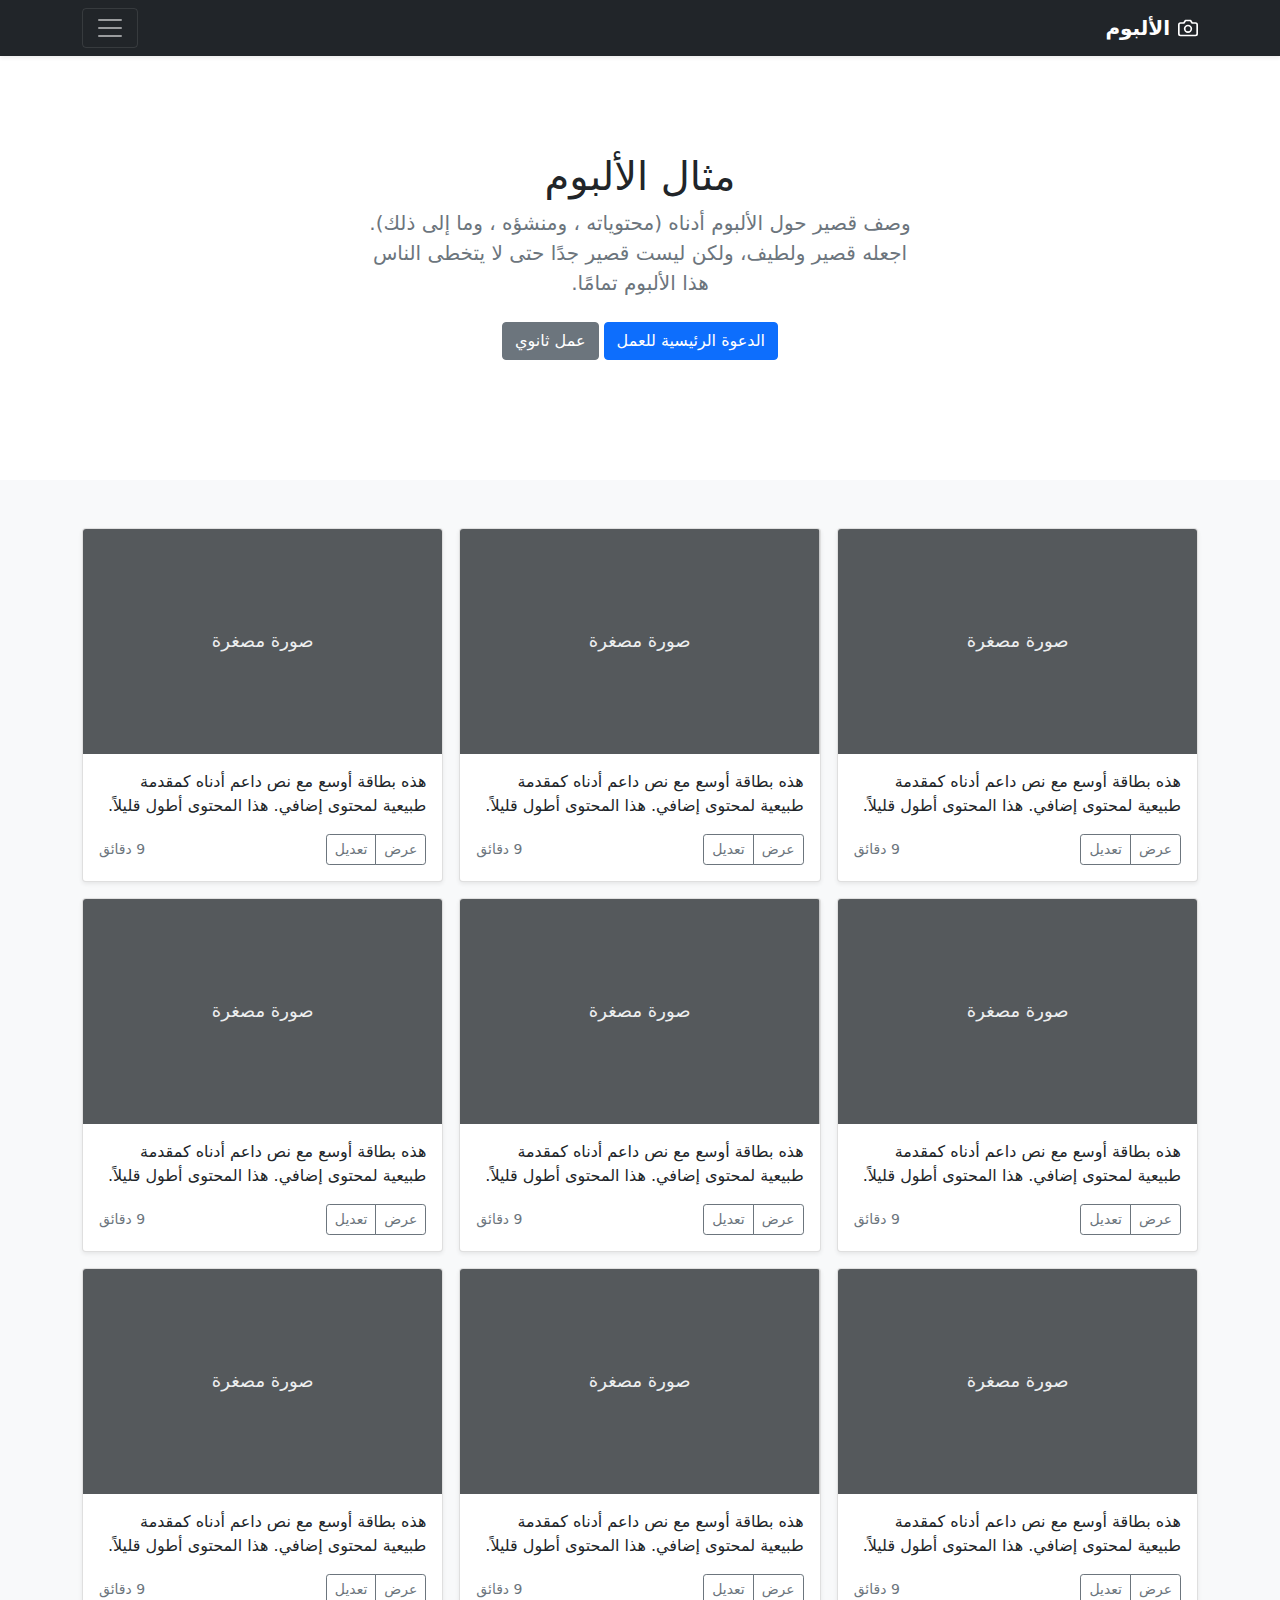
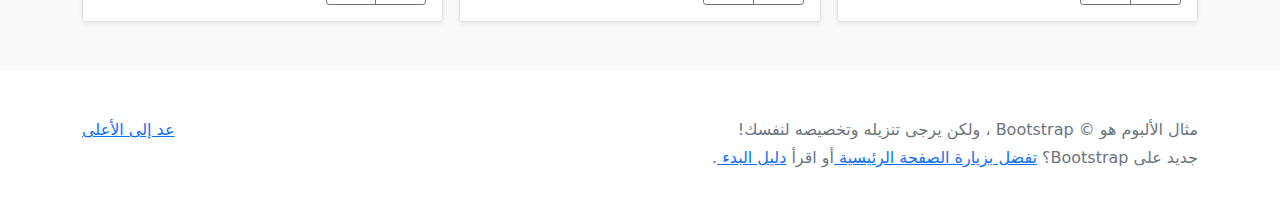
<file: BTP/bootstrap-5.1.3-examples/album-rtl/index.html>
<!doctype html>
<html lang="ar" dir="rtl">
  <head>
    <meta charset="utf-8">
    <meta name="viewport" content="width=device-width, initial-scale=1">
    <meta name="description" content="">
    <meta name="author" content="Mark Otto, Jacob Thornton, and Bootstrap contributors">
    <meta name="generator" content="Hugo 0.88.1">
    <title>مثال الألبوم · Bootstrap v5.1</title>

    <link rel="canonical" href="https://getbootstrap.com/docs/5.1/examples/album-rtl/">

    

    <!-- Bootstrap core CSS -->
<link href="../assets/dist/css/bootstrap.rtl.min.css" rel="stylesheet">

    <style>
      .bd-placeholder-img {
        font-size: 1.125rem;
        text-anchor: middle;
        -webkit-user-select: none;
        -moz-user-select: none;
        user-select: none;
      }

      @media (min-width: 768px) {
        .bd-placeholder-img-lg {
          font-size: 3.5rem;
        }
      }
    </style>

    
  </head>
  <body>
    
<header>
  <div class="collapse bg-dark" id="navbarHeader">
    <div class="container">
      <div class="row">
        <div class="col-sm-8 col-md-7 py-4">
          <h4 class="text-white">حول</h4>
          <p class="text-muted">أضف بعض المعلومات حول الألبوم، المؤلف، أو أي سياق خلفية آخر. اجعلها بضع جمل حتى يتمكن الزوار من التقاط بعض التلميحات المفيدة. ثم اربطها ببعض مواقع التواصل الاجتماعي أو معلومات الاتصال.</p>
        </div>
        <div class="col-sm-4 offset-md-1 py-4">
          <h4 class="text-white">تواصل معي</h4>
          <ul class="list-unstyled">
            <li><a href="#" class="text-white">تابعني على تويتر</a></li>
            <li><a href="#" class="text-white">شاركني الإعجاب في فيسبوك</a></li>
            <li><a href="#" class="text-white">راسلني على البريد الإلكتروني</a></li>
          </ul>
        </div>
      </div>
    </div>
  </div>
  <div class="navbar navbar-dark bg-dark shadow-sm">
    <div class="container">
      <a href="#" class="navbar-brand d-flex align-items-center">
        <svg xmlns="http://www.w3.org/2000/svg" width="20" height="20" fill="none" stroke="currentColor" stroke-linecap="round" stroke-linejoin="round" stroke-width="2" aria-hidden="true" class="me-2" viewBox="0 0 24 24"><path d="M23 19a2 2 0 0 1-2 2H3a2 2 0 0 1-2-2V8a2 2 0 0 1 2-2h4l2-3h6l2 3h4a2 2 0 0 1 2 2z"/><circle cx="12" cy="13" r="4"/></svg>
        <strong>الألبوم</strong>
      </a>
      <button class="navbar-toggler" type="button" data-bs-toggle="collapse" data-bs-target="#navbarHeader" aria-controls="navbarHeader" aria-expanded="false" aria-label="تبديل التنقل">
        <span class="navbar-toggler-icon"></span>
      </button>
    </div>
  </div>
</header>

<main>

  <section class="py-5 text-center container">
    <div class="row py-lg-5">
      <div class="col-lg-6 col-md-8 mx-auto">
        <h1 class="fw-light">مثال الألبوم</h1>
        <p class="lead text-muted">وصف قصير حول الألبوم أدناه (محتوياته ، ومنشؤه ، وما إلى ذلك). اجعله قصير ولطيف، ولكن ليست قصير جدًا حتى لا يتخطى الناس هذا الألبوم تمامًا.</p>
        <p>
          <a href="#" class="btn btn-primary my-2">الدعوة الرئيسية للعمل</a>
          <a href="#" class="btn btn-secondary my-2">عمل ثانوي</a>
        </p>
      </div>
    </div>
  </section>

  <div class="album py-5 bg-light">
    <div class="container">

      <div class="row row-cols-1 row-cols-sm-2 row-cols-md-3 g-3">
        <div class="col">
          <div class="card shadow-sm">
            <svg class="bd-placeholder-img card-img-top" width="100%" height="225" xmlns="http://www.w3.org/2000/svg" role="img" aria-label="Placeholder: صورة مصغرة" preserveAspectRatio="xMidYMid slice" focusable="false"><title>Placeholder</title><rect width="100%" height="100%" fill="#55595c"/><text x="50%" y="50%" fill="#eceeef" dy=".3em">صورة مصغرة</text></svg>

            <div class="card-body">
              <p class="card-text">هذه بطاقة أوسع مع نص داعم أدناه كمقدمة طبيعية لمحتوى إضافي. هذا المحتوى أطول قليلاً.</p>
              <div class="d-flex justify-content-between align-items-center">
                <div class="btn-group">
                  <button type="button" class="btn btn-sm btn-outline-secondary">عرض</button>
                  <button type="button" class="btn btn-sm btn-outline-secondary">تعديل</button>
                </div>
                <small class="text-muted">9 دقائق</small>
              </div>
            </div>
          </div>
        </div>
        <div class="col">
          <div class="card shadow-sm">
            <svg class="bd-placeholder-img card-img-top" width="100%" height="225" xmlns="http://www.w3.org/2000/svg" role="img" aria-label="Placeholder: صورة مصغرة" preserveAspectRatio="xMidYMid slice" focusable="false"><title>Placeholder</title><rect width="100%" height="100%" fill="#55595c"/><text x="50%" y="50%" fill="#eceeef" dy=".3em">صورة مصغرة</text></svg>

            <div class="card-body">
              <p class="card-text">هذه بطاقة أوسع مع نص داعم أدناه كمقدمة طبيعية لمحتوى إضافي. هذا المحتوى أطول قليلاً.</p>
              <div class="d-flex justify-content-between align-items-center">
                <div class="btn-group">
                  <button type="button" class="btn btn-sm btn-outline-secondary">عرض</button>
                  <button type="button" class="btn btn-sm btn-outline-secondary">تعديل</button>
                </div>
                <small class="text-muted">9 دقائق</small>
              </div>
            </div>
          </div>
        </div>
        <div class="col">
          <div class="card shadow-sm">
            <svg class="bd-placeholder-img card-img-top" width="100%" height="225" xmlns="http://www.w3.org/2000/svg" role="img" aria-label="Placeholder: صورة مصغرة" preserveAspectRatio="xMidYMid slice" focusable="false"><title>Placeholder</title><rect width="100%" height="100%" fill="#55595c"/><text x="50%" y="50%" fill="#eceeef" dy=".3em">صورة مصغرة</text></svg>

            <div class="card-body">
              <p class="card-text">هذه بطاقة أوسع مع نص داعم أدناه كمقدمة طبيعية لمحتوى إضافي. هذا المحتوى أطول قليلاً.</p>
              <div class="d-flex justify-content-between align-items-center">
                <div class="btn-group">
                  <button type="button" class="btn btn-sm btn-outline-secondary">عرض</button>
                  <button type="button" class="btn btn-sm btn-outline-secondary">تعديل</button>
                </div>
                <small class="text-muted">9 دقائق</small>
              </div>
            </div>
          </div>
        </div>

        <div class="col">
          <div class="card shadow-sm">
            <svg class="bd-placeholder-img card-img-top" width="100%" height="225" xmlns="http://www.w3.org/2000/svg" role="img" aria-label="Placeholder: صورة مصغرة" preserveAspectRatio="xMidYMid slice" focusable="false"><title>Placeholder</title><rect width="100%" height="100%" fill="#55595c"/><text x="50%" y="50%" fill="#eceeef" dy=".3em">صورة مصغرة</text></svg>

            <div class="card-body">
              <p class="card-text">هذه بطاقة أوسع مع نص داعم أدناه كمقدمة طبيعية لمحتوى إضافي. هذا المحتوى أطول قليلاً.</p>
              <div class="d-flex justify-content-between align-items-center">
                <div class="btn-group">
                  <button type="button" class="btn btn-sm btn-outline-secondary">عرض</button>
                  <button type="button" class="btn btn-sm btn-outline-secondary">تعديل</button>
                </div>
                <small class="text-muted">9 دقائق</small>
              </div>
            </div>
          </div>
        </div>
        <div class="col">
          <div class="card shadow-sm">
            <svg class="bd-placeholder-img card-img-top" width="100%" height="225" xmlns="http://www.w3.org/2000/svg" role="img" aria-label="Placeholder: صورة مصغرة" preserveAspectRatio="xMidYMid slice" focusable="false"><title>Placeholder</title><rect width="100%" height="100%" fill="#55595c"/><text x="50%" y="50%" fill="#eceeef" dy=".3em">صورة مصغرة</text></svg>

            <div class="card-body">
              <p class="card-text">هذه بطاقة أوسع مع نص داعم أدناه كمقدمة طبيعية لمحتوى إضافي. هذا المحتوى أطول قليلاً.</p>
              <div class="d-flex justify-content-between align-items-center">
                <div class="btn-group">
                  <button type="button" class="btn btn-sm btn-outline-secondary">عرض</button>
                  <button type="button" class="btn btn-sm btn-outline-secondary">تعديل</button>
                </div>
                <small class="text-muted">9 دقائق</small>
              </div>
            </div>
          </div>
        </div>
        <div class="col">
          <div class="card shadow-sm">
            <svg class="bd-placeholder-img card-img-top" width="100%" height="225" xmlns="http://www.w3.org/2000/svg" role="img" aria-label="Placeholder: صورة مصغرة" preserveAspectRatio="xMidYMid slice" focusable="false"><title>Placeholder</title><rect width="100%" height="100%" fill="#55595c"/><text x="50%" y="50%" fill="#eceeef" dy=".3em">صورة مصغرة</text></svg>

            <div class="card-body">
              <p class="card-text">هذه بطاقة أوسع مع نص داعم أدناه كمقدمة طبيعية لمحتوى إضافي. هذا المحتوى أطول قليلاً.</p>
              <div class="d-flex justify-content-between align-items-center">
                <div class="btn-group">
                  <button type="button" class="btn btn-sm btn-outline-secondary">عرض</button>
                  <button type="button" class="btn btn-sm btn-outline-secondary">تعديل</button>
                </div>
                <small class="text-muted">9 دقائق</small>
              </div>
            </div>
          </div>
        </div>

        <div class="col">
          <div class="card shadow-sm">
            <svg class="bd-placeholder-img card-img-top" width="100%" height="225" xmlns="http://www.w3.org/2000/svg" role="img" aria-label="Placeholder: صورة مصغرة" preserveAspectRatio="xMidYMid slice" focusable="false"><title>Placeholder</title><rect width="100%" height="100%" fill="#55595c"/><text x="50%" y="50%" fill="#eceeef" dy=".3em">صورة مصغرة</text></svg>

            <div class="card-body">
              <p class="card-text">هذه بطاقة أوسع مع نص داعم أدناه كمقدمة طبيعية لمحتوى إضافي. هذا المحتوى أطول قليلاً.</p>
              <div class="d-flex justify-content-between align-items-center">
                <div class="btn-group">
                  <button type="button" class="btn btn-sm btn-outline-secondary">عرض</button>
                  <button type="button" class="btn btn-sm btn-outline-secondary">تعديل</button>
                </div>
                <small class="text-muted">9 دقائق</small>
              </div>
            </div>
          </div>
        </div>
        <div class="col">
          <div class="card shadow-sm">
            <svg class="bd-placeholder-img card-img-top" width="100%" height="225" xmlns="http://www.w3.org/2000/svg" role="img" aria-label="Placeholder: صورة مصغرة" preserveAspectRatio="xMidYMid slice" focusable="false"><title>Placeholder</title><rect width="100%" height="100%" fill="#55595c"/><text x="50%" y="50%" fill="#eceeef" dy=".3em">صورة مصغرة</text></svg>

            <div class="card-body">
              <p class="card-text">هذه بطاقة أوسع مع نص داعم أدناه كمقدمة طبيعية لمحتوى إضافي. هذا المحتوى أطول قليلاً.</p>
              <div class="d-flex justify-content-between align-items-center">
                <div class="btn-group">
                  <button type="button" class="btn btn-sm btn-outline-secondary">عرض</button>
                  <button type="button" class="btn btn-sm btn-outline-secondary">تعديل</button>
                </div>
                <small class="text-muted">9 دقائق</small>
              </div>
            </div>
          </div>
        </div>
        <div class="col">
          <div class="card shadow-sm">
            <svg class="bd-placeholder-img card-img-top" width="100%" height="225" xmlns="http://www.w3.org/2000/svg" role="img" aria-label="Placeholder: صورة مصغرة" preserveAspectRatio="xMidYMid slice" focusable="false"><title>Placeholder</title><rect width="100%" height="100%" fill="#55595c"/><text x="50%" y="50%" fill="#eceeef" dy=".3em">صورة مصغرة</text></svg>

            <div class="card-body">
              <p class="card-text">هذه بطاقة أوسع مع نص داعم أدناه كمقدمة طبيعية لمحتوى إضافي. هذا المحتوى أطول قليلاً.</p>
              <div class="d-flex justify-content-between align-items-center">
                <div class="btn-group">
                  <button type="button" class="btn btn-sm btn-outline-secondary">عرض</button>
                  <button type="button" class="btn btn-sm btn-outline-secondary">تعديل</button>
                </div>
                <small class="text-muted">9 دقائق</small>
              </div>
            </div>
          </div>
        </div>
      </div>
    </div>
  </div>

</main>

<footer class="text-muted py-5">
  <div class="container">
    <p class="float-end mb-1">
      <a href="#">عد إلى الأعلى</a>
    </p>
    <p class="mb-1">مثال الألبوم هو © Bootstrap ، ولكن يرجى تنزيله وتخصيصه لنفسك!</p>
    <p class="mb-0">جديد على Bootstrap؟ <a href="/"> تفضل بزيارة الصفحة الرئيسية </a> أو اقرأ <a href="../getting-started/introduction/ "> دليل البدء </a>.</p>
  </div>
</footer>


    <script src="../assets/dist/js/bootstrap.bundle.min.js"></script>

      
  </body>
</html>
</file>
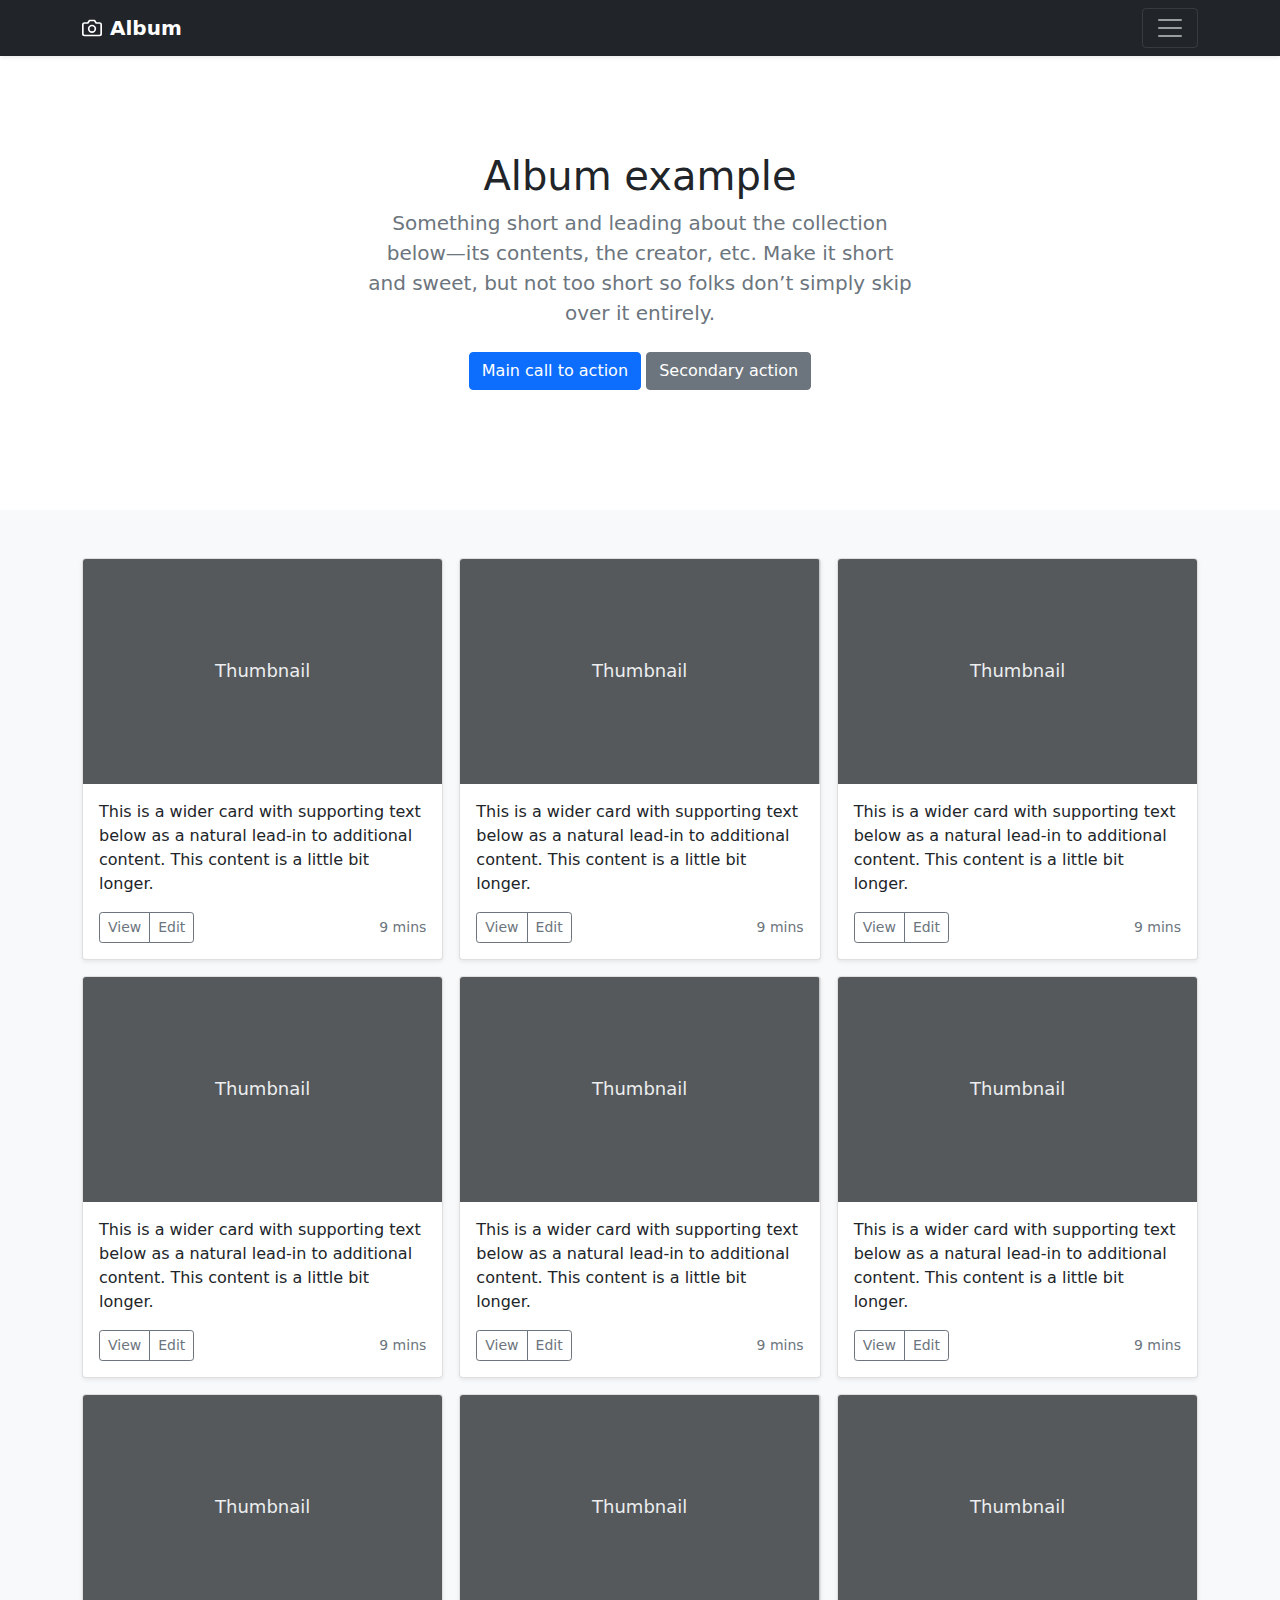
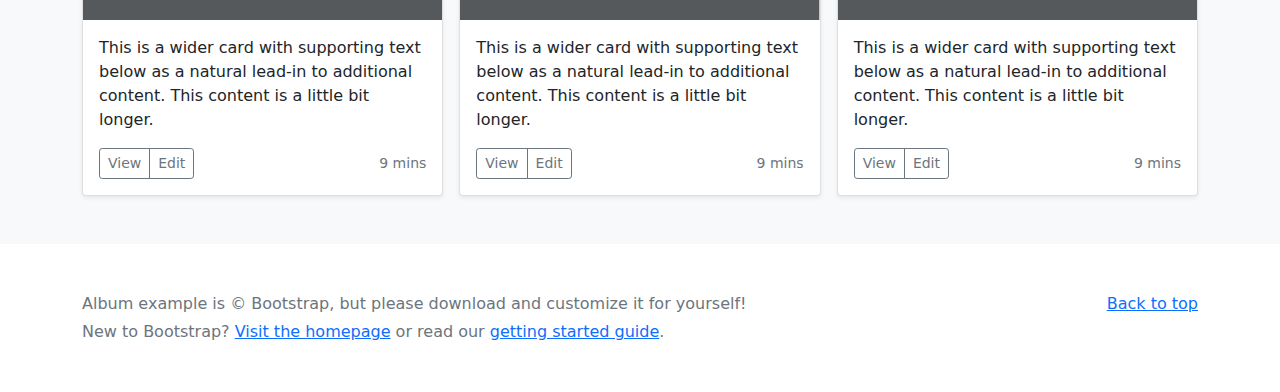
<file: BTP/bootstrap-5.1.3-examples/album/index.html>
<!doctype html>
<html lang="en">
  <head>
    <meta charset="utf-8">
    <meta name="viewport" content="width=device-width, initial-scale=1">
    <meta name="description" content="">
    <meta name="author" content="Mark Otto, Jacob Thornton, and Bootstrap contributors">
    <meta name="generator" content="Hugo 0.88.1">
    <title>Album example · Bootstrap v5.1</title>

    <link rel="canonical" href="https://getbootstrap.com/docs/5.1/examples/album/">

    

    <!-- Bootstrap core CSS -->
<link href="../assets/dist/css/bootstrap.min.css" rel="stylesheet">

    <style>
      .bd-placeholder-img {
        font-size: 1.125rem;
        text-anchor: middle;
        -webkit-user-select: none;
        -moz-user-select: none;
        user-select: none;
      }

      @media (min-width: 768px) {
        .bd-placeholder-img-lg {
          font-size: 3.5rem;
        }
      }
    </style>

    
  </head>
  <body>
    
<header>
  <div class="collapse bg-dark" id="navbarHeader">
    <div class="container">
      <div class="row">
        <div class="col-sm-8 col-md-7 py-4">
          <h4 class="text-white">About</h4>
          <p class="text-muted">Add some information about the album below, the author, or any other background context. Make it a few sentences long so folks can pick up some informative tidbits. Then, link them off to some social networking sites or contact information.</p>
        </div>
        <div class="col-sm-4 offset-md-1 py-4">
          <h4 class="text-white">Contact</h4>
          <ul class="list-unstyled">
            <li><a href="#" class="text-white">Follow on Twitter</a></li>
            <li><a href="#" class="text-white">Like on Facebook</a></li>
            <li><a href="#" class="text-white">Email me</a></li>
          </ul>
        </div>
      </div>
    </div>
  </div>
  <div class="navbar navbar-dark bg-dark shadow-sm">
    <div class="container">
      <a href="#" class="navbar-brand d-flex align-items-center">
        <svg xmlns="http://www.w3.org/2000/svg" width="20" height="20" fill="none" stroke="currentColor" stroke-linecap="round" stroke-linejoin="round" stroke-width="2" aria-hidden="true" class="me-2" viewBox="0 0 24 24"><path d="M23 19a2 2 0 0 1-2 2H3a2 2 0 0 1-2-2V8a2 2 0 0 1 2-2h4l2-3h6l2 3h4a2 2 0 0 1 2 2z"/><circle cx="12" cy="13" r="4"/></svg>
        <strong>Album</strong>
      </a>
      <button class="navbar-toggler" type="button" data-bs-toggle="collapse" data-bs-target="#navbarHeader" aria-controls="navbarHeader" aria-expanded="false" aria-label="Toggle navigation">
        <span class="navbar-toggler-icon"></span>
      </button>
    </div>
  </div>
</header>

<main>

  <section class="py-5 text-center container">
    <div class="row py-lg-5">
      <div class="col-lg-6 col-md-8 mx-auto">
        <h1 class="fw-light">Album example</h1>
        <p class="lead text-muted">Something short and leading about the collection below—its contents, the creator, etc. Make it short and sweet, but not too short so folks don’t simply skip over it entirely.</p>
        <p>
          <a href="#" class="btn btn-primary my-2">Main call to action</a>
          <a href="#" class="btn btn-secondary my-2">Secondary action</a>
        </p>
      </div>
    </div>
  </section>

  <div class="album py-5 bg-light">
    <div class="container">

      <div class="row row-cols-1 row-cols-sm-2 row-cols-md-3 g-3">
        <div class="col">
          <div class="card shadow-sm">
            <svg class="bd-placeholder-img card-img-top" width="100%" height="225" xmlns="http://www.w3.org/2000/svg" role="img" aria-label="Placeholder: Thumbnail" preserveAspectRatio="xMidYMid slice" focusable="false"><title>Placeholder</title><rect width="100%" height="100%" fill="#55595c"/><text x="50%" y="50%" fill="#eceeef" dy=".3em">Thumbnail</text></svg>

            <div class="card-body">
              <p class="card-text">This is a wider card with supporting text below as a natural lead-in to additional content. This content is a little bit longer.</p>
              <div class="d-flex justify-content-between align-items-center">
                <div class="btn-group">
                  <button type="button" class="btn btn-sm btn-outline-secondary">View</button>
                  <button type="button" class="btn btn-sm btn-outline-secondary">Edit</button>
                </div>
                <small class="text-muted">9 mins</small>
              </div>
            </div>
          </div>
        </div>
        <div class="col">
          <div class="card shadow-sm">
            <svg class="bd-placeholder-img card-img-top" width="100%" height="225" xmlns="http://www.w3.org/2000/svg" role="img" aria-label="Placeholder: Thumbnail" preserveAspectRatio="xMidYMid slice" focusable="false"><title>Placeholder</title><rect width="100%" height="100%" fill="#55595c"/><text x="50%" y="50%" fill="#eceeef" dy=".3em">Thumbnail</text></svg>

            <div class="card-body">
              <p class="card-text">This is a wider card with supporting text below as a natural lead-in to additional content. This content is a little bit longer.</p>
              <div class="d-flex justify-content-between align-items-center">
                <div class="btn-group">
                  <button type="button" class="btn btn-sm btn-outline-secondary">View</button>
                  <button type="button" class="btn btn-sm btn-outline-secondary">Edit</button>
                </div>
                <small class="text-muted">9 mins</small>
              </div>
            </div>
          </div>
        </div>
        <div class="col">
          <div class="card shadow-sm">
            <svg class="bd-placeholder-img card-img-top" width="100%" height="225" xmlns="http://www.w3.org/2000/svg" role="img" aria-label="Placeholder: Thumbnail" preserveAspectRatio="xMidYMid slice" focusable="false"><title>Placeholder</title><rect width="100%" height="100%" fill="#55595c"/><text x="50%" y="50%" fill="#eceeef" dy=".3em">Thumbnail</text></svg>

            <div class="card-body">
              <p class="card-text">This is a wider card with supporting text below as a natural lead-in to additional content. This content is a little bit longer.</p>
              <div class="d-flex justify-content-between align-items-center">
                <div class="btn-group">
                  <button type="button" class="btn btn-sm btn-outline-secondary">View</button>
                  <button type="button" class="btn btn-sm btn-outline-secondary">Edit</button>
                </div>
                <small class="text-muted">9 mins</small>
              </div>
            </div>
          </div>
        </div>

        <div class="col">
          <div class="card shadow-sm">
            <svg class="bd-placeholder-img card-img-top" width="100%" height="225" xmlns="http://www.w3.org/2000/svg" role="img" aria-label="Placeholder: Thumbnail" preserveAspectRatio="xMidYMid slice" focusable="false"><title>Placeholder</title><rect width="100%" height="100%" fill="#55595c"/><text x="50%" y="50%" fill="#eceeef" dy=".3em">Thumbnail</text></svg>

            <div class="card-body">
              <p class="card-text">This is a wider card with supporting text below as a natural lead-in to additional content. This content is a little bit longer.</p>
              <div class="d-flex justify-content-between align-items-center">
                <div class="btn-group">
                  <button type="button" class="btn btn-sm btn-outline-secondary">View</button>
                  <button type="button" class="btn btn-sm btn-outline-secondary">Edit</button>
                </div>
                <small class="text-muted">9 mins</small>
              </div>
            </div>
          </div>
        </div>
        <div class="col">
          <div class="card shadow-sm">
            <svg class="bd-placeholder-img card-img-top" width="100%" height="225" xmlns="http://www.w3.org/2000/svg" role="img" aria-label="Placeholder: Thumbnail" preserveAspectRatio="xMidYMid slice" focusable="false"><title>Placeholder</title><rect width="100%" height="100%" fill="#55595c"/><text x="50%" y="50%" fill="#eceeef" dy=".3em">Thumbnail</text></svg>

            <div class="card-body">
              <p class="card-text">This is a wider card with supporting text below as a natural lead-in to additional content. This content is a little bit longer.</p>
              <div class="d-flex justify-content-between align-items-center">
                <div class="btn-group">
                  <button type="button" class="btn btn-sm btn-outline-secondary">View</button>
                  <button type="button" class="btn btn-sm btn-outline-secondary">Edit</button>
                </div>
                <small class="text-muted">9 mins</small>
              </div>
            </div>
          </div>
        </div>
        <div class="col">
          <div class="card shadow-sm">
            <svg class="bd-placeholder-img card-img-top" width="100%" height="225" xmlns="http://www.w3.org/2000/svg" role="img" aria-label="Placeholder: Thumbnail" preserveAspectRatio="xMidYMid slice" focusable="false"><title>Placeholder</title><rect width="100%" height="100%" fill="#55595c"/><text x="50%" y="50%" fill="#eceeef" dy=".3em">Thumbnail</text></svg>

            <div class="card-body">
              <p class="card-text">This is a wider card with supporting text below as a natural lead-in to additional content. This content is a little bit longer.</p>
              <div class="d-flex justify-content-between align-items-center">
                <div class="btn-group">
                  <button type="button" class="btn btn-sm btn-outline-secondary">View</button>
                  <button type="button" class="btn btn-sm btn-outline-secondary">Edit</button>
                </div>
                <small class="text-muted">9 mins</small>
              </div>
            </div>
          </div>
        </div>

        <div class="col">
          <div class="card shadow-sm">
            <svg class="bd-placeholder-img card-img-top" width="100%" height="225" xmlns="http://www.w3.org/2000/svg" role="img" aria-label="Placeholder: Thumbnail" preserveAspectRatio="xMidYMid slice" focusable="false"><title>Placeholder</title><rect width="100%" height="100%" fill="#55595c"/><text x="50%" y="50%" fill="#eceeef" dy=".3em">Thumbnail</text></svg>

            <div class="card-body">
              <p class="card-text">This is a wider card with supporting text below as a natural lead-in to additional content. This content is a little bit longer.</p>
              <div class="d-flex justify-content-between align-items-center">
                <div class="btn-group">
                  <button type="button" class="btn btn-sm btn-outline-secondary">View</button>
                  <button type="button" class="btn btn-sm btn-outline-secondary">Edit</button>
                </div>
                <small class="text-muted">9 mins</small>
              </div>
            </div>
          </div>
        </div>
        <div class="col">
          <div class="card shadow-sm">
            <svg class="bd-placeholder-img card-img-top" width="100%" height="225" xmlns="http://www.w3.org/2000/svg" role="img" aria-label="Placeholder: Thumbnail" preserveAspectRatio="xMidYMid slice" focusable="false"><title>Placeholder</title><rect width="100%" height="100%" fill="#55595c"/><text x="50%" y="50%" fill="#eceeef" dy=".3em">Thumbnail</text></svg>

            <div class="card-body">
              <p class="card-text">This is a wider card with supporting text below as a natural lead-in to additional content. This content is a little bit longer.</p>
              <div class="d-flex justify-content-between align-items-center">
                <div class="btn-group">
                  <button type="button" class="btn btn-sm btn-outline-secondary">View</button>
                  <button type="button" class="btn btn-sm btn-outline-secondary">Edit</button>
                </div>
                <small class="text-muted">9 mins</small>
              </div>
            </div>
          </div>
        </div>
        <div class="col">
          <div class="card shadow-sm">
            <svg class="bd-placeholder-img card-img-top" width="100%" height="225" xmlns="http://www.w3.org/2000/svg" role="img" aria-label="Placeholder: Thumbnail" preserveAspectRatio="xMidYMid slice" focusable="false"><title>Placeholder</title><rect width="100%" height="100%" fill="#55595c"/><text x="50%" y="50%" fill="#eceeef" dy=".3em">Thumbnail</text></svg>

            <div class="card-body">
              <p class="card-text">This is a wider card with supporting text below as a natural lead-in to additional content. This content is a little bit longer.</p>
              <div class="d-flex justify-content-between align-items-center">
                <div class="btn-group">
                  <button type="button" class="btn btn-sm btn-outline-secondary">View</button>
                  <button type="button" class="btn btn-sm btn-outline-secondary">Edit</button>
                </div>
                <small class="text-muted">9 mins</small>
              </div>
            </div>
          </div>
        </div>
      </div>
    </div>
  </div>

</main>

<footer class="text-muted py-5">
  <div class="container">
    <p class="float-end mb-1">
      <a href="#">Back to top</a>
    </p>
    <p class="mb-1">Album example is &copy; Bootstrap, but please download and customize it for yourself!</p>
    <p class="mb-0">New to Bootstrap? <a href="/">Visit the homepage</a> or read our <a href="../getting-started/introduction/">getting started guide</a>.</p>
  </div>
</footer>


    <script src="../assets/dist/js/bootstrap.bundle.min.js"></script>

      
  </body>
</html>
</file>
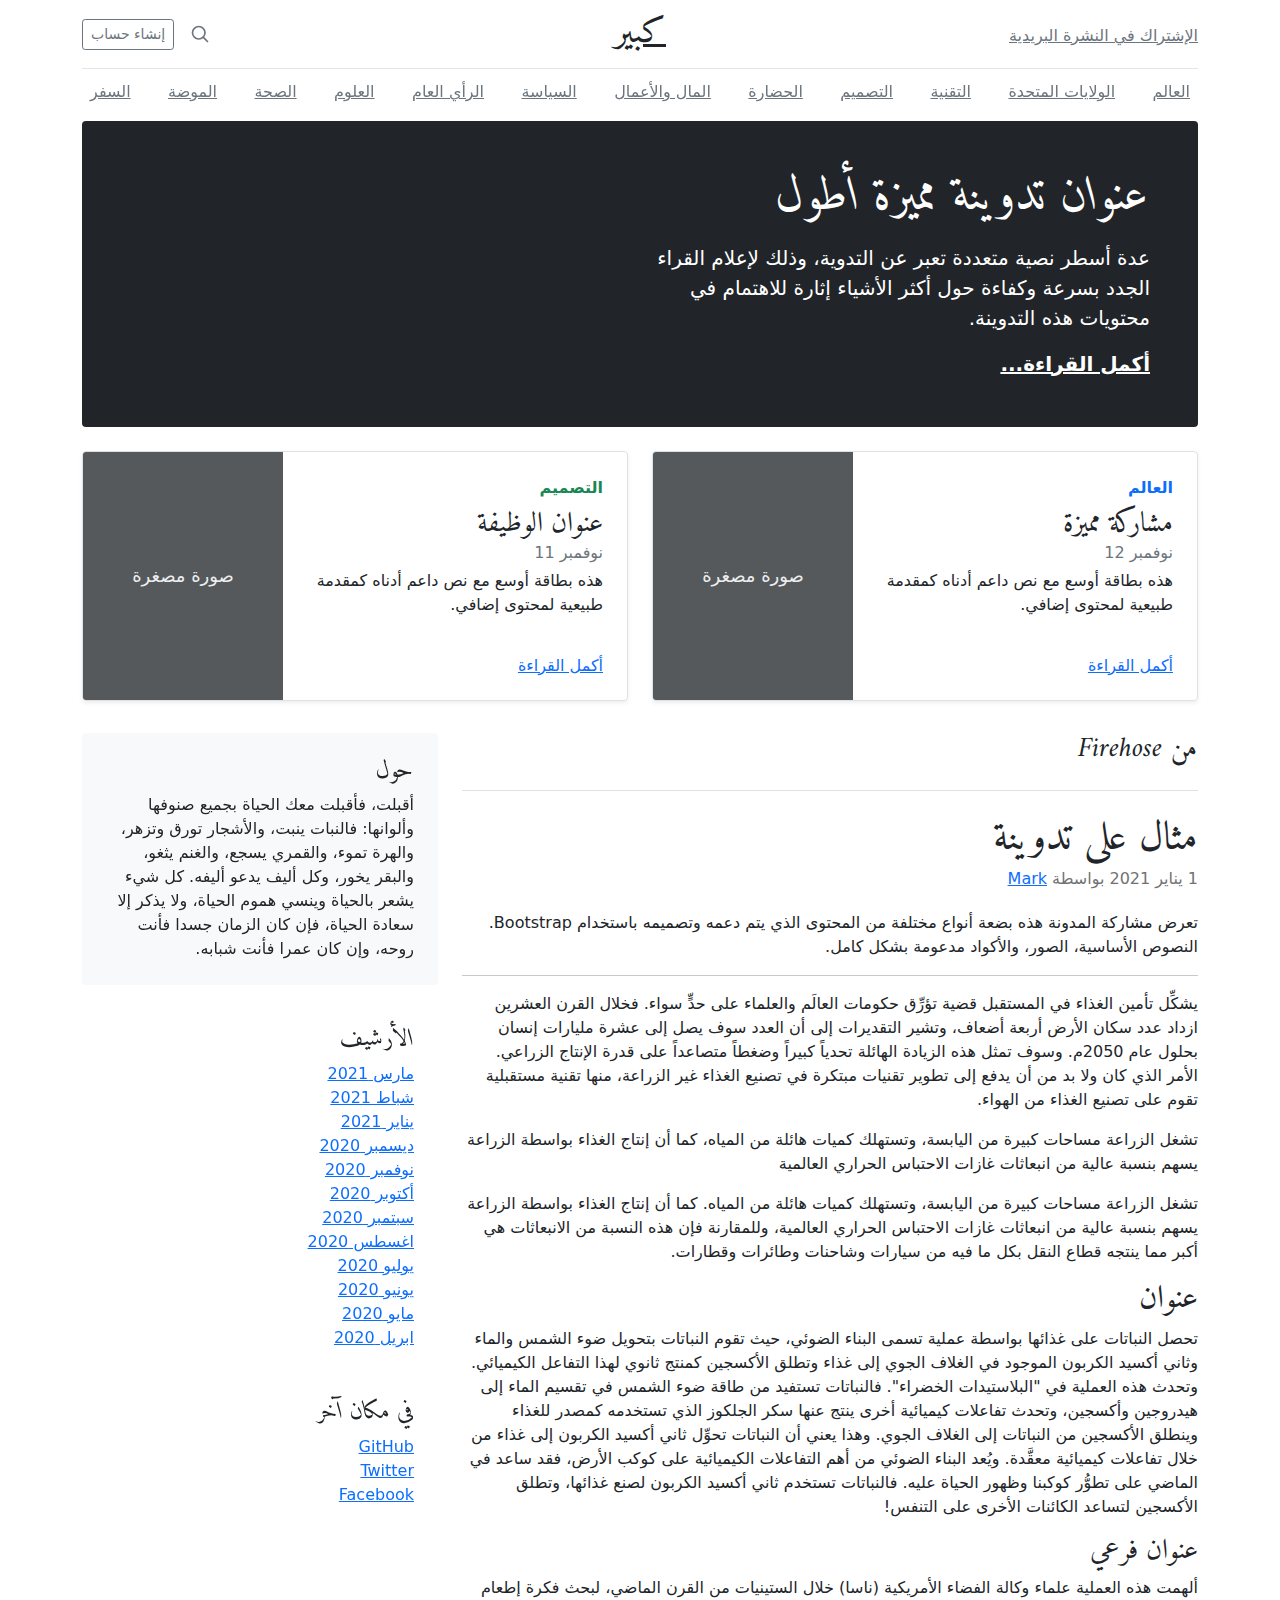
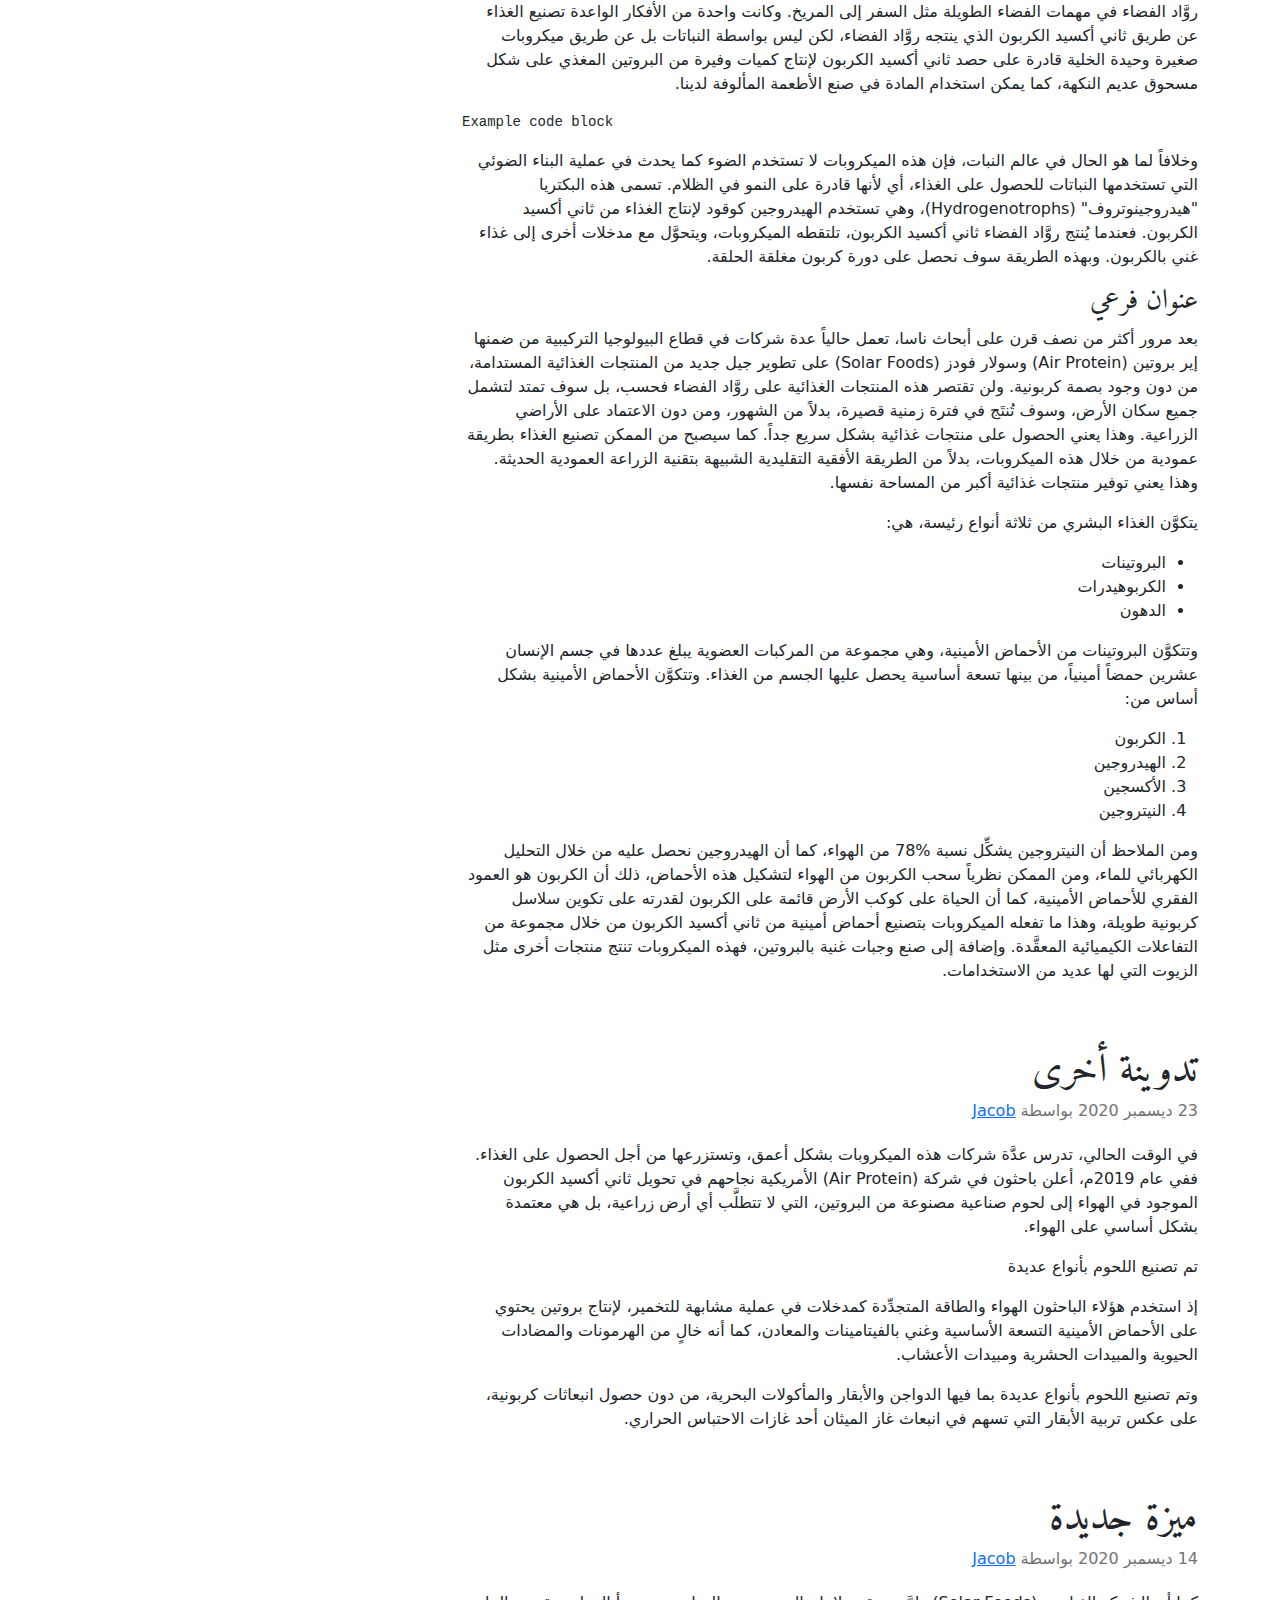
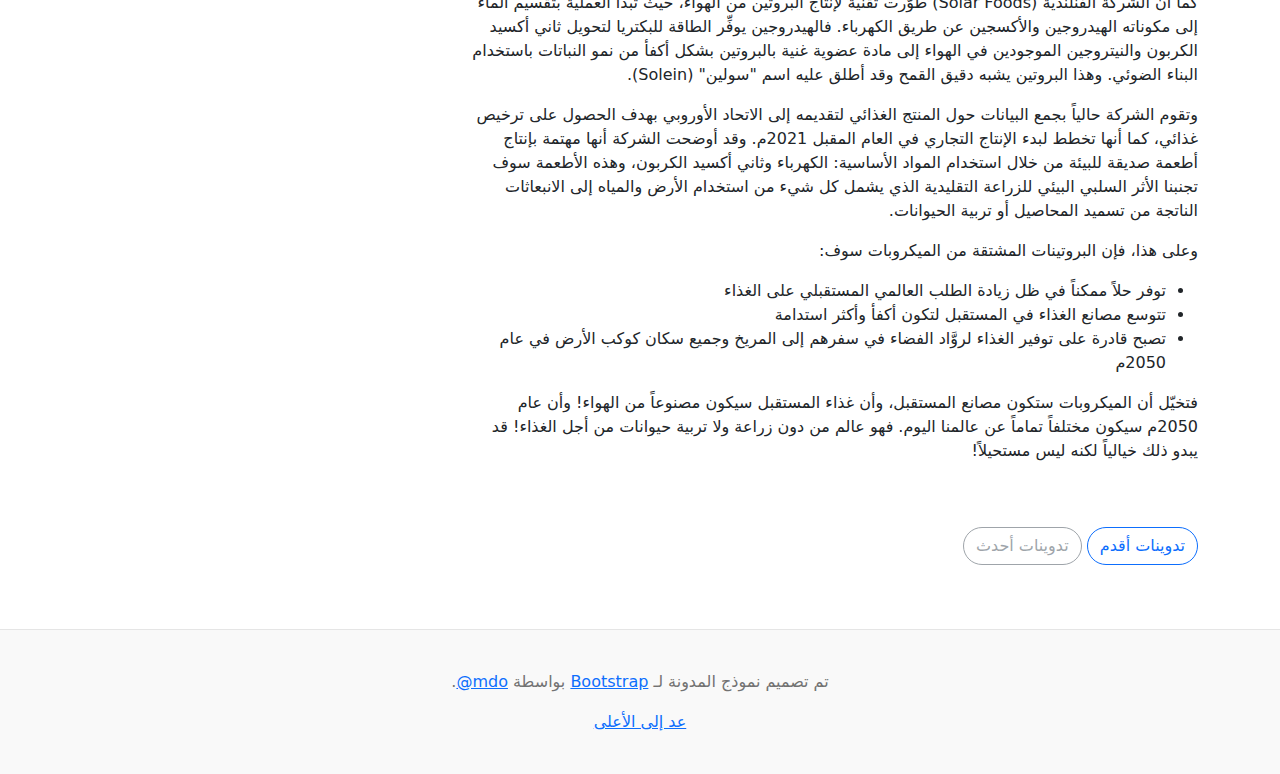
<file: BTP/bootstrap-5.1.3-examples/blog-rtl/index.html>
<!doctype html>
<html lang="ar" dir="rtl">
  <head>
    <meta charset="utf-8">
    <meta name="viewport" content="width=device-width, initial-scale=1">
    <meta name="description" content="">
    <meta name="author" content="Mark Otto, Jacob Thornton, and Bootstrap contributors">
    <meta name="generator" content="Hugo 0.88.1">
    <title>قالب المدونة · Bootstrap v5.1</title>

    <link rel="canonical" href="https://getbootstrap.com/docs/5.1/examples/blog-rtl/">

    

    <!-- Bootstrap core CSS -->
<link href="../assets/dist/css/bootstrap.rtl.min.css" rel="stylesheet">

    <style>
      .bd-placeholder-img {
        font-size: 1.125rem;
        text-anchor: middle;
        -webkit-user-select: none;
        -moz-user-select: none;
        user-select: none;
      }

      @media (min-width: 768px) {
        .bd-placeholder-img-lg {
          font-size: 3.5rem;
        }
      }
    </style>

    
    <!-- Custom styles for this template -->
    <link href="https://fonts.googleapis.com/css?family=Amiri:wght@400;700&amp;display=swap" rel="stylesheet">
    <!-- Custom styles for this template -->
    <link href="../blog/blog.rtl.css" rel="stylesheet">
  </head>
  <body>
    
<div class="container">
  <header class="blog-header py-3">
    <div class="row flex-nowrap justify-content-between align-items-center">
      <div class="col-4 pt-1">
        <a class="link-secondary" href="#">الإشتراك في النشرة البريدية</a>
      </div>
      <div class="col-4 text-center">
        <a class="blog-header-logo text-dark" href="#">كبير</a>
      </div>
      <div class="col-4 d-flex justify-content-end align-items-center">
        <a class="link-secondary" href="#" aria-label="بحث">
          <svg xmlns="http://www.w3.org/2000/svg" width="20" height="20" fill="none" stroke="currentColor" stroke-linecap="round" stroke-linejoin="round" stroke-width="2" class="mx-3" role="img" viewBox="0 0 24 24"><title>بحث</title><circle cx="10.5" cy="10.5" r="7.5"/><path d="M21 21l-5.2-5.2"/></svg>
        </a>
        <a class="btn btn-sm btn-outline-secondary" href="#">إنشاء حساب</a>
      </div>
    </div>
  </header>

  <div class="nav-scroller py-1 mb-2">
    <nav class="nav d-flex justify-content-between">
      <a class="p-2 link-secondary" href="#">العالم</a>
      <a class="p-2 link-secondary" href="#">الولايات المتحدة</a>
      <a class="p-2 link-secondary" href="#">التقنية</a>
      <a class="p-2 link-secondary" href="#">التصميم</a>
      <a class="p-2 link-secondary" href="#">الحضارة</a>
      <a class="p-2 link-secondary" href="#">المال والأعمال</a>
      <a class="p-2 link-secondary" href="#">السياسة</a>
      <a class="p-2 link-secondary" href="#">الرأي العام</a>
      <a class="p-2 link-secondary" href="#">العلوم</a>
      <a class="p-2 link-secondary" href="#">الصحة</a>
      <a class="p-2 link-secondary" href="#">الموضة</a>
      <a class="p-2 link-secondary" href="#">السفر</a>
    </nav>
  </div>
</div>

<main class="container">
  <div class="p-4 p-md-5 mb-4 text-white rounded bg-dark">
    <div class="col-md-6 px-0">
      <h1 class="display-4 fst-italic">عنوان تدوينة مميزة أطول</h1>
      <p class="lead my-3">عدة أسطر نصية متعددة تعبر عن التدوية، وذلك لإعلام القراء الجدد بسرعة وكفاءة حول أكثر الأشياء إثارة للاهتمام في محتويات هذه التدوينة.</p>
      <p class="lead mb-0"><a href="#" class="text-white fw-bold">أكمل القراءة...</a></p>
    </div>
  </div>

  <div class="row mb-2">
    <div class="col-md-6">
      <div class="row g-0 border rounded overflow-hidden flex-md-row mb-4 shadow-sm h-md-250 position-relative">
        <div class="col p-4 d-flex flex-column position-static">
          <strong class="d-inline-block mb-2 text-primary">العالم</strong>
          <h3 class="mb-0">مشاركة مميزة</h3>
          <div class="mb-1 text-muted">نوفمبر 12</div>
          <p class="card-text mb-auto">هذه بطاقة أوسع مع نص داعم أدناه كمقدمة طبيعية لمحتوى إضافي.</p>
          <a href="#" class="stretched-link">أكمل القراءة</a>
        </div>
        <div class="col-auto d-none d-lg-block">
          <svg class="bd-placeholder-img" width="200" height="250" xmlns="http://www.w3.org/2000/svg" role="img" aria-label="Placeholder: صورة مصغرة" preserveAspectRatio="xMidYMid slice" focusable="false"><title>Placeholder</title><rect width="100%" height="100%" fill="#55595c"/><text x="50%" y="50%" fill="#eceeef" dy=".3em">صورة مصغرة</text></svg>

        </div>
      </div>
    </div>
    <div class="col-md-6">
      <div class="row g-0 border rounded overflow-hidden flex-md-row mb-4 shadow-sm h-md-250 position-relative">
        <div class="col p-4 d-flex flex-column position-static">
          <strong class="d-inline-block mb-2 text-success">التصميم</strong>
          <h3 class="mb-0">عنوان الوظيفة</h3>
          <div class="mb-1 text-muted">نوفمبر 11</div>
          <p class="mb-auto">هذه بطاقة أوسع مع نص داعم أدناه كمقدمة طبيعية لمحتوى إضافي.</p>
          <a href="#" class="stretched-link">أكمل القراءة</a>
        </div>
        <div class="col-auto d-none d-lg-block">
          <svg class="bd-placeholder-img" width="200" height="250" xmlns="http://www.w3.org/2000/svg" role="img" aria-label="Placeholder: صورة مصغرة" preserveAspectRatio="xMidYMid slice" focusable="false"><title>Placeholder</title><rect width="100%" height="100%" fill="#55595c"/><text x="50%" y="50%" fill="#eceeef" dy=".3em">صورة مصغرة</text></svg>

        </div>
      </div>
    </div>
  </div>

  <div class="row">
    <div class="col-md-8">
      <h3 class="pb-4 mb-4 fst-italic border-bottom">
        من Firehose
      </h3>

      <article class="blog-post">
        <h2 class="blog-post-title">مثال على تدوينة</h2>
        <p class="blog-post-meta">1 يناير 2021 بواسطة <a href="#"> Mark </a></p>

        <p>تعرض مشاركة المدونة هذه بضعة أنواع مختلفة من المحتوى الذي يتم دعمه وتصميمه باستخدام Bootstrap. النصوص الأساسية، الصور، والأكواد مدعومة بشكل كامل.</p>
        <hr>
        <p>يشكِّل تأمين الغذاء في المستقبل قضية تؤرِّق حكومات العالَم والعلماء على حدٍّ سواء. فخلال القرن العشرين ازداد عدد سكان الأرض أربعة أضعاف، وتشير التقديرات إلى أن العدد سوف يصل إلى عشرة مليارات إنسان بحلول عام 2050م. وسوف تمثل هذه الزيادة الهائلة تحدياً كبيراً وضغطاً متصاعداً على قدرة الإنتاج الزراعي. الأمر الذي كان ولا بد من أن يدفع إلى تطوير تقنيات مبتكرة في تصنيع الغذاء غير الزراعة، منها تقنية مستقبلية تقوم على تصنيع الغذاء من الهواء.</p>
        <blockquote>
          <p>تشغل الزراعة مساحات كبيرة من اليابسة، وتستهلك كميات هائلة من المياه، كما أن إنتاج الغذاء بواسطة الزراعة يسهم بنسبة عالية من انبعاثات غازات الاحتباس الحراري العالمية</p>
        </blockquote>
        <p>تشغل الزراعة مساحات كبيرة من اليابسة، وتستهلك كميات هائلة من المياه. كما أن إنتاج الغذاء بواسطة الزراعة يسهم بنسبة عالية من انبعاثات غازات الاحتباس الحراري العالمية، وللمقارنة فإن هذه النسبة من الانبعاثات هي أكبر مما ينتجه قطاع النقل بكل ما فيه من سيارات وشاحنات وطائرات وقطارات.</p>
        <h2>عنوان</h2>
        <p>تحصل النباتات على غذائها بواسطة عملية تسمى البناء الضوئي، حيث تقوم النباتات بتحويل ضوء الشمس والماء وثاني أكسيد الكربون الموجود في الغلاف الجوي إلى غذاء وتطلق الأكسجين كمنتج ثانوي لهذا التفاعل الكيميائي. وتحدث هذه العملية في "البلاستيدات الخضراء". فالنباتات تستفيد من طاقة ضوء الشمس في تقسيم الماء إلى هيدروجين وأكسجين، وتحدث تفاعلات كيميائية أخرى ينتج عنها سكر الجلكوز الذي تستخدمه كمصدر للغذاء وينطلق الأكسجين من النباتات إلى الغلاف الجوي. وهذا يعني أن النباتات تحوِّل ثاني أكسيد الكربون إلى غذاء من خلال تفاعلات كيميائية معقَّدة. ويُعد البناء الضوئي من أهم التفاعلات الكيميائية على كوكب الأرض، فقد ساعد في الماضي على تطوُّر كوكبنا وظهور الحياة عليه. فالنباتات تستخدم ثاني أكسيد الكربون لصنع غذائها، وتطلق الأكسجين لتساعد الكائنات الأخرى على التنفس!</p>
        <h3>عنوان فرعي</h3>
        <p>ألهمت هذه العملية علماء وكالة الفضاء الأمريكية (ناسا) خلال الستينيات من القرن الماضي، لبحث فكرة إطعام روَّاد الفضاء في مهمات الفضاء الطويلة مثل السفر إلى المريخ. وكانت واحدة من الأفكار الواعدة تصنيع الغذاء عن طريق ثاني أكسيد الكربون الذي ينتجه روَّاد الفضاء، لكن ليس بواسطة النباتات بل عن طريق ميكروبات صغيرة وحيدة الخلية قادرة على حصد ثاني أكسيد الكربون لإنتاج كميات وفيرة من البروتين المغذي على شكل مسحوق عديم النكهة، كما يمكن استخدام المادة في صنع الأطعمة المألوفة لدينا.</p>
        <pre><code>Example code block</code></pre>
        <p>وخلافاً لما هو الحال في عالم النبات، فإن هذه الميكروبات لا تستخدم الضوء كما يحدث في عملية البناء الضوئي التي تستخدمها النباتات للحصول على الغذاء، أي لأنها قادرة على النمو في الظلام. تسمى هذه البكتريا "هيدروجينوتروف" (Hydrogenotrophs)، وهي تستخدم الهيدروجين كوقود لإنتاج الغذاء من ثاني أكسيد الكربون. فعندما يُنتج روَّاد الفضاء ثاني أكسيد الكربون، تلتقطه الميكروبات، ويتحوَّل مع مدخلات أخرى إلى غذاء غني بالكربون. وبهذه الطريقة سوف نحصل على دورة كربون مغلقة الحلقة.</p>
        <h3>عنوان فرعي</h3>
        <p>بعد مرور أكثر من نصف قرن على أبحاث ناسا، تعمل حالياً عدة شركات في قطاع البيولوجيا التركيبية من ضمنها إير بروتين (Air Protein) وسولار فودز (Solar Foods) على تطوير جيل جديد من المنتجات الغذائية المستدامة، من دون وجود بصمة كربونية. ولن تقتصر هذه المنتجات الغذائية على روَّاد الفضاء فحسب، بل سوف تمتد لتشمل جميع سكان الأرض، وسوف تُنتَج في فترة زمنية قصيرة، بدلاً من الشهور، ومن دون الاعتماد على الأراضي الزراعية. وهذا يعني الحصول على منتجات غذائية بشكل سريع جداً. كما سيصبح من الممكن تصنيع الغذاء بطريقة عمودية من خلال هذه الميكروبات، بدلاً من الطريقة الأفقية التقليدية الشبيهة بتقنية الزراعة العمودية الحديثة. وهذا يعني توفير منتجات غذائية أكبر من المساحة نفسها.</p>
        <p>يتكوَّن الغذاء البشري من ثلاثة أنواع رئيسة، هي:</p>
        <ul>
          <li>البروتينات</li>
          <li>الكربوهيدرات</li>
          <li>الدهون</li>
        </ul>
        <p>وتتكوَّن البروتينات من الأحماض الأمينية، وهي مجموعة من المركبات العضوية يبلغ عددها في جسم الإنسان عشرين حمضاً أمينياً، من بينها تسعة أساسية يحصل عليها الجسم من الغذاء. وتتكوَّن الأحماض الأمينية بشكل أساس من:</p>
        <ol>
          <li>الكربون</li>
          <li>الهيدروجين</li>
          <li>الأكسجين</li>
          <li>النيتروجين</li>
        </ol>
        <p>ومن الملاحظ أن النيتروجين يشكِّل نسبة %78 من الهواء، كما أن الهيدروجين نحصل عليه من خلال التحليل الكهربائي للماء، ومن الممكن نظرياً سحب الكربون من الهواء لتشكيل هذه الأحماض، ذلك أن الكربون هو العمود الفقري للأحماض الأمينية، كما أن الحياة على كوكب الأرض قائمة على الكربون لقدرته على تكوين سلاسل كربونية طويلة، وهذا ما تفعله الميكروبات بتصنيع أحماض أمينية من ثاني أكسيد الكربون من خلال مجموعة من التفاعلات الكيميائية المعقَّدة. وإضافة إلى صنع وجبات غنية بالبروتين، فهذه الميكروبات تنتج منتجات أخرى مثل الزيوت التي لها عديد من الاستخدامات.</p>
      </article>

      <article class="blog-post">
        <h2 class="blog-post-title">تدوينة أخرى</h2>
        <p class="blog-post-meta">23 ديسمبر 2020 بواسطة <a href="#">Jacob</a></p>

        <p>في الوقت الحالي، تدرس عدَّة شركات هذه الميكروبات بشكل أعمق، وتستزرعها من أجل الحصول على الغذاء. ففي عام 2019م، أعلن باحثون في شركة (Air Protein) الأمريكية نجاحهم في تحويل ثاني أكسيد الكربون الموجود في الهواء إلى لحوم صناعية مصنوعة من البروتين، التي لا تتطلَّب أي أرض زراعية، بل هي معتمدة بشكل أساسي على الهواء.</p>
        <blockquote>
          <p>تم تصنيع اللحوم بأنواع عديدة</p>
        </blockquote>
        <p>إذ استخدم هؤلاء الباحثون الهواء والطاقة المتجدِّدة كمدخلات في عملية مشابهة للتخمير، لإنتاج بروتين يحتوي على الأحماض الأمينية التسعة الأساسية وغني بالفيتامينات والمعادن، كما أنه خالٍ من الهرمونات والمضادات الحيوية والمبيدات الحشرية ومبيدات الأعشاب.</p>
        <p> وتم تصنيع اللحوم بأنواع عديدة بما فيها الدواجن والأبقار والمأكولات البحرية، من دون حصول انبعاثات كربونية، على عكس تربية الأبقار التي تسهم في انبعاث غاز الميثان أحد غازات الاحتباس الحراري.</p>
      </article>

      <article class="blog-post">
        <h2 class="blog-post-title">ميزة جديدة</h2>
        <p class="blog-post-meta">14 ديسمبر 2020 بواسطة <a href="#">Jacob</a></p>

        <p>كما أن الشركة الفنلندية (Solar Foods) طوَّرت تقنية لإنتاج البروتين من الهواء، حيث تبدأ العملية بتقسيم الماء إلى مكوناته الهيدروجين والأكسجين عن طريق الكهرباء. فالهيدروجين يوفِّر الطاقة للبكتريا لتحويل ثاني أكسيد الكربون والنيتروجين الموجودين في الهواء إلى مادة عضوية غنية بالبروتين بشكل أكفأ من نمو النباتات باستخدام البناء الضوئي. وهذا البروتين يشبه دقيق القمح وقد أطلق عليه اسم "سولين" (Solein).</p>
        <p>وتقوم الشركة حالياً بجمع البيانات حول المنتج الغذائي لتقديمه إلى الاتحاد الأوروبي بهدف الحصول على ترخيص غذائي، كما أنها تخطط لبدء الإنتاج التجاري في العام المقبل 2021م. وقد أوضحت الشركة أنها مهتمة بإنتاج أطعمة صديقة للبيئة من خلال استخدام المواد الأساسية: الكهرباء وثاني أكسيد الكربون، وهذه الأطعمة سوف تجنبنا الأثر السلبي البيئي للزراعة التقليدية الذي يشمل كل شيء من استخدام الأرض والمياه إلى الانبعاثات الناتجة من تسميد المحاصيل أو تربية الحيوانات.</p>
        <p>وعلى هذا، فإن البروتينات المشتقة من الميكروبات سوف:</p>
        <ul>
          <li>توفر حلاً ممكناً في ظل زيادة الطلب العالمي المستقبلي على الغذاء</li>
          <li>تتوسع مصانع الغذاء في المستقبل لتكون أكفأ وأكثر استدامة</li>
          <li>تصبح قادرة على توفير الغذاء لروَّاد الفضاء في سفرهم إلى المريخ وجميع سكان كوكب الأرض في عام 2050م</li>
        </ul>
        <p>فتخيّل أن الميكروبات ستكون مصانع المستقبل، وأن غذاء المستقبل سيكون مصنوعاً من الهواء! وأن عام 2050م سيكون مختلفاً تماماً عن عالمنا اليوم. فهو عالم من دون زراعة ولا تربية حيوانات من أجل الغذاء! قد يبدو ذلك خيالياً لكنه ليس مستحيلاً!</p>
      </article>

      <nav class="blog-pagination" aria-label="Pagination">
        <a class="btn btn-outline-primary" href="#">تدوينات أقدم</a>
        <a class="btn btn-outline-secondary disabled">تدوينات أحدث</a>
      </nav>

    </div>

    <div class="col-md-4">
      <div class="position-sticky" style="top: 2rem;">
        <div class="p-4 mb-3 bg-light rounded">
          <h4 class="fst-italic">حول</h4>
          <p class="mb-0">أقبلت، فأقبلت معك الحياة بجميع صنوفها وألوانها: فالنبات ينبت، والأشجار تورق وتزهر، والهرة تموء، والقمري يسجع، والغنم يثغو، والبقر يخور، وكل أليف يدعو أليفه. كل شيء يشعر بالحياة وينسي هموم الحياة، ولا يذكر إلا سعادة الحياة، فإن كان الزمان جسدا فأنت روحه، وإن كان عمرا فأنت شبابه.</p>
        </div>

        <div class="p-4">
          <h4 class="fst-italic">الأرشيف</h4>
          <ol class="list-unstyled mb-0">
            <li><a href="#">مارس 2021</a></li>
            <li><a href="#">شباط 2021</a></li>
            <li><a href="#">يناير 2021</a></li>
            <li><a href="#">ديسمبر 2020</a></li>
            <li><a href="#">نوفمبر 2020</a></li>
            <li><a href="#">أكتوبر 2020</a></li>
            <li><a href="#">سبتمبر 2020</a></li>
            <li><a href="#">اغسطس 2020</a></li>
            <li><a href="#">يوليو 2020</a></li>
            <li><a href="#">يونيو 2020</a></li>
            <li><a href="#">مايو 2020</a></li>
            <li><a href="#">ابريل 2020</a></li>
          </ol>
        </div>

        <div class="p-4">
          <h4 class="fst-italic">في مكان آخر</h4>
          <ol class="list-unstyled">
            <li><a href="#">GitHub</a></li>
            <li><a href="#">Twitter</a></li>
            <li><a href="#">Facebook</a></li>
          </ol>
        </div>
      </div>
    </div>
  </div>

</main>

<footer class="blog-footer">
  <p>تم تصميم نموذج المدونة لـ <a href="https://getbootstrap.com/">Bootstrap</a> بواسطة <a href="https://twitter.com/mdo"><bdi lang="en" dir="ltr">@mdo</bdi></a>.</p>
  <p>
    <a href="#">عد إلى الأعلى</a>
  </p>
</footer>


    
  </body>
</html>
</file>
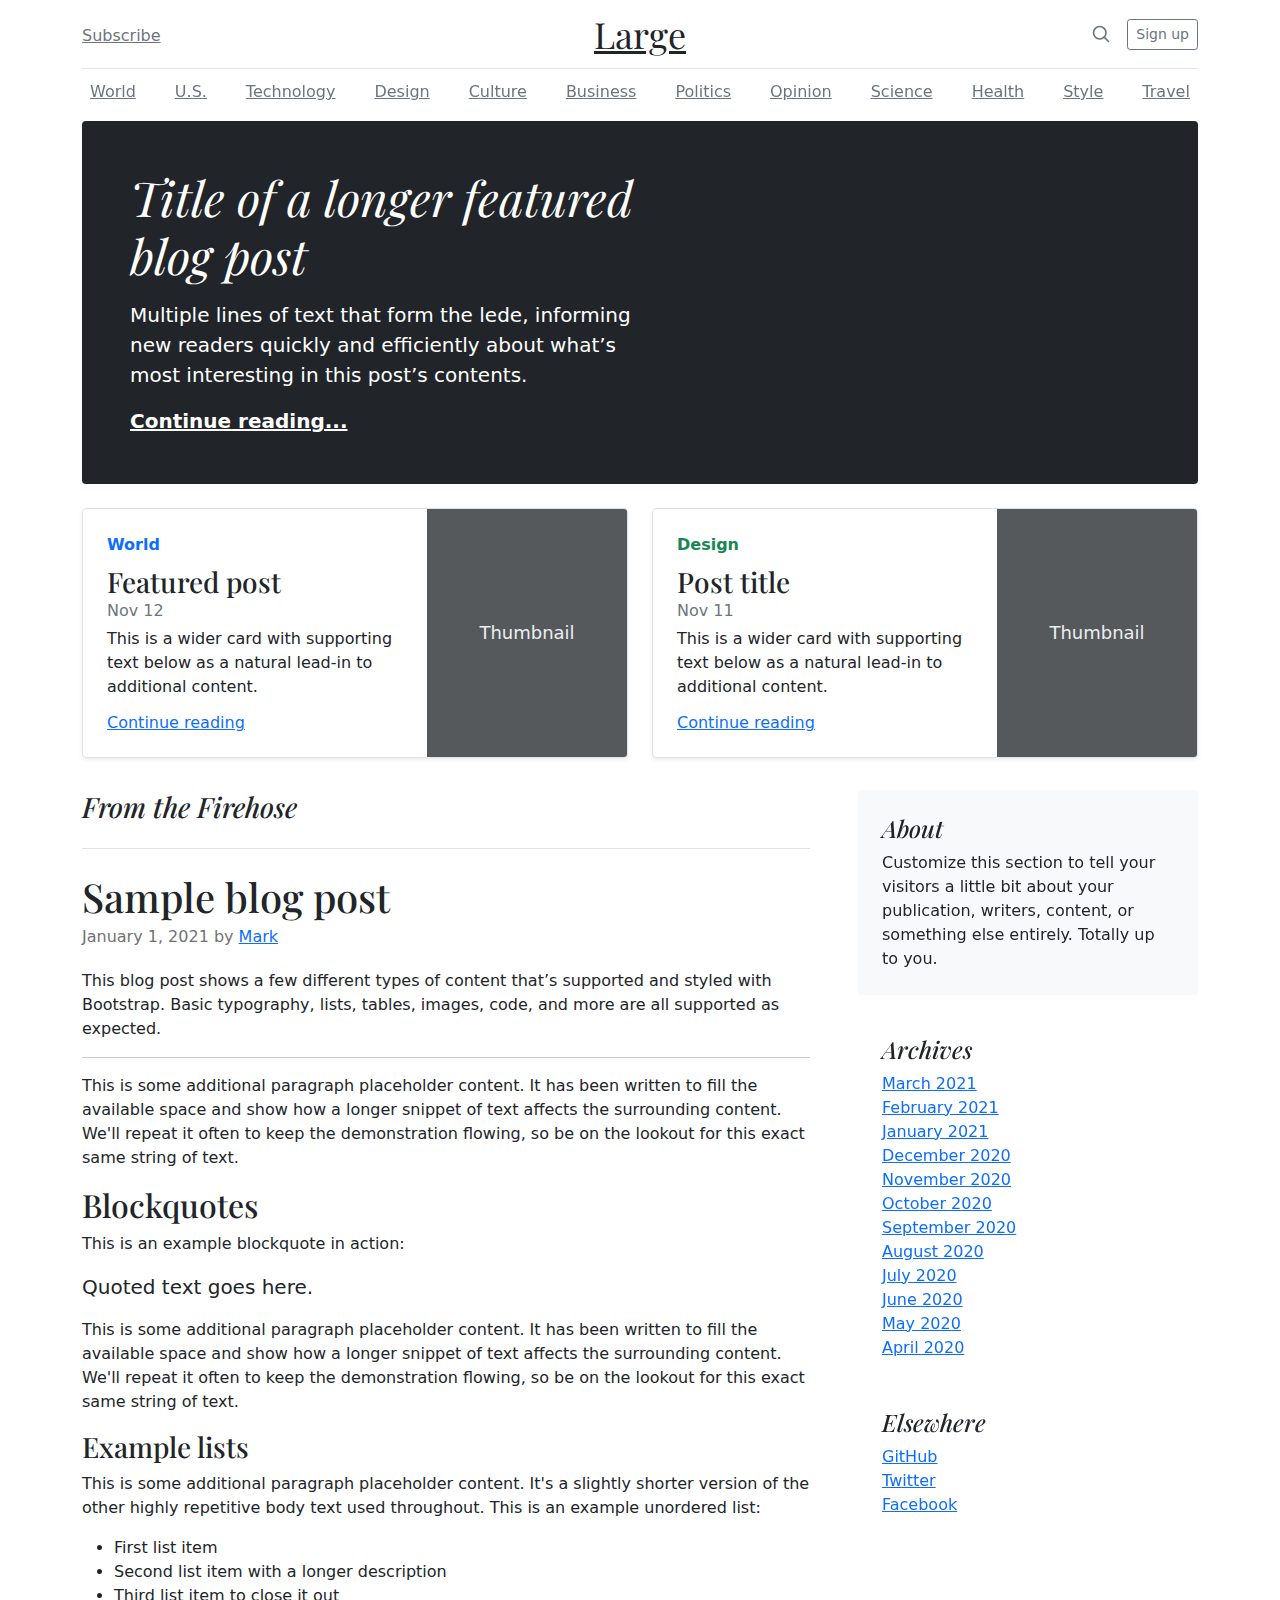
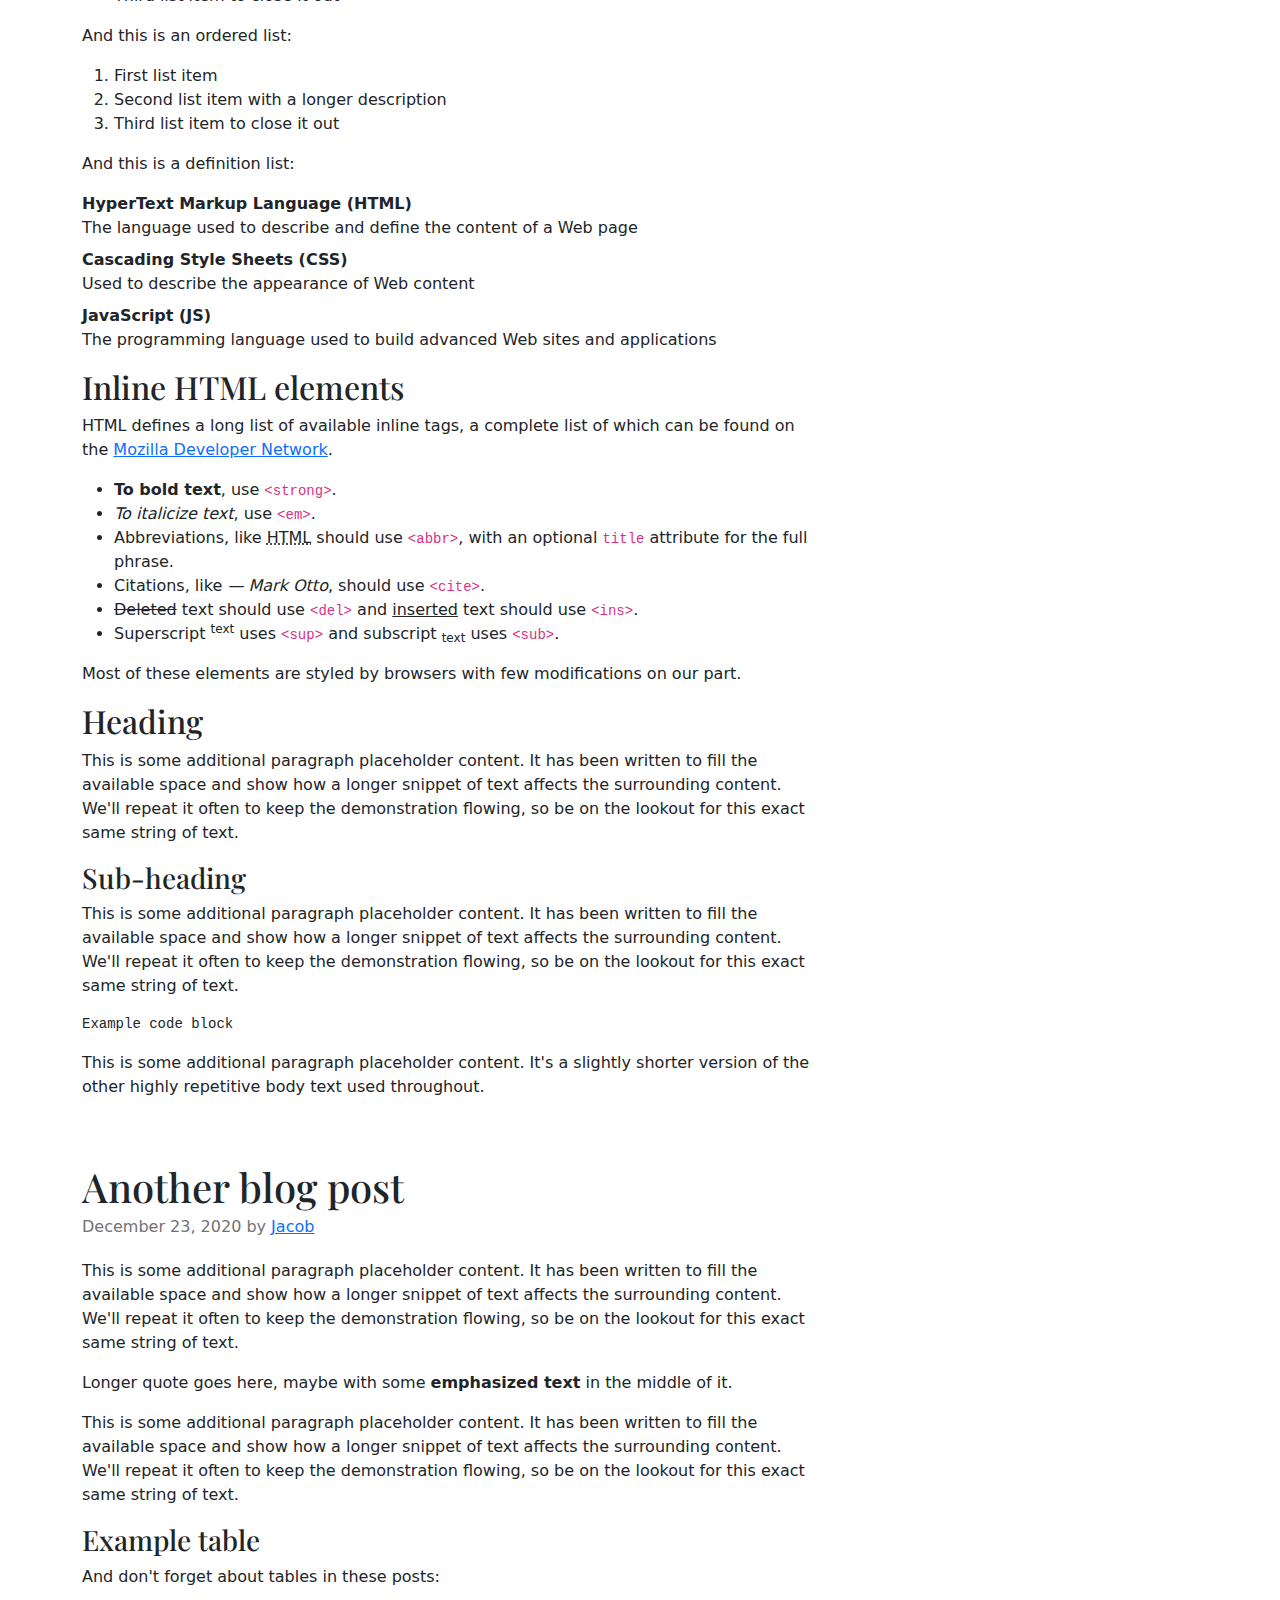
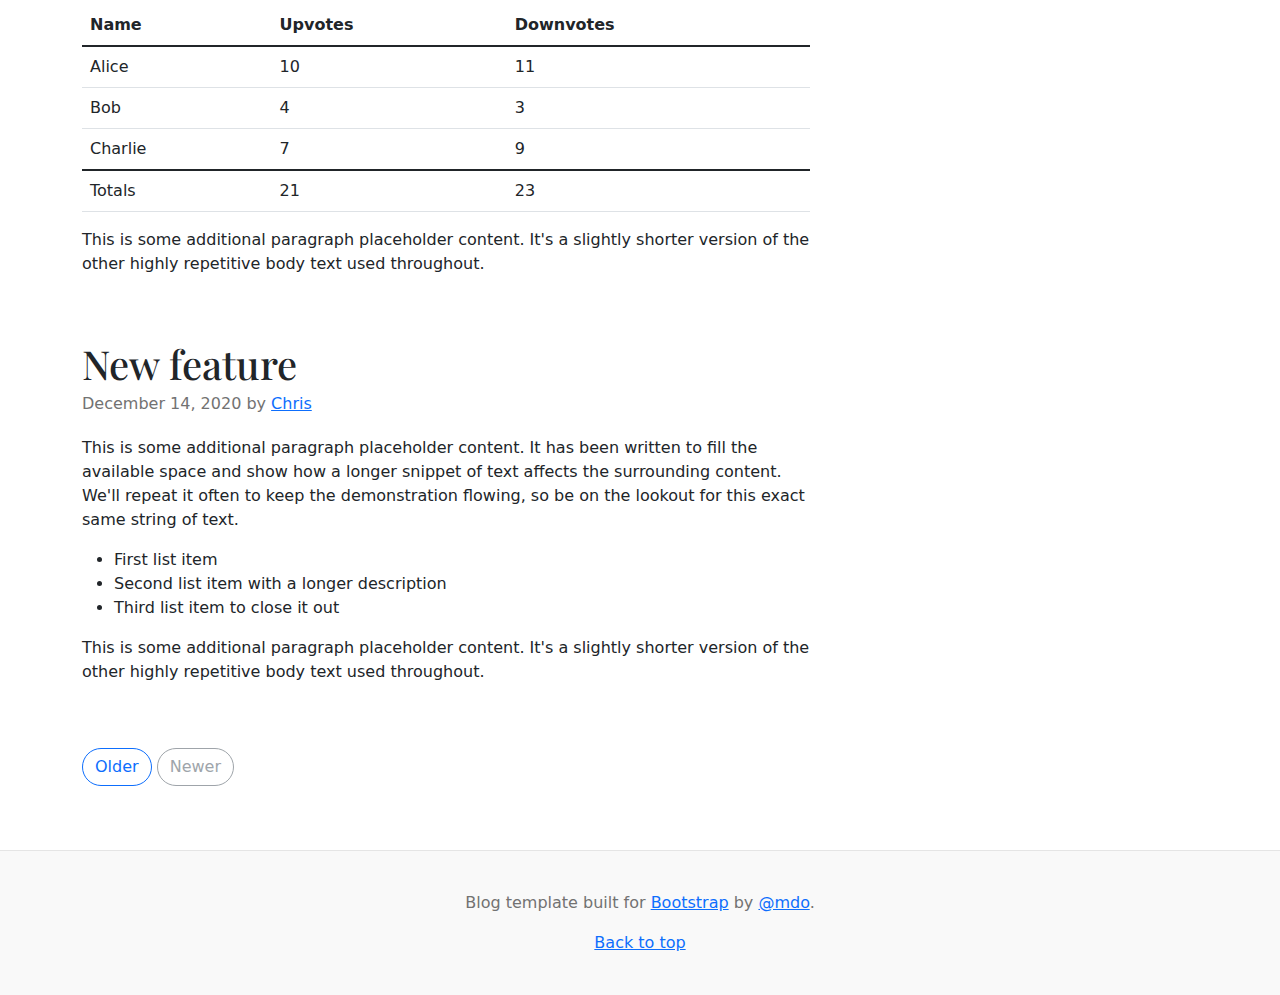
<file: BTP/bootstrap-5.1.3-examples/blog/index.html>
<!doctype html>
<html lang="en">
  <head>
    <meta charset="utf-8">
    <meta name="viewport" content="width=device-width, initial-scale=1">
    <meta name="description" content="">
    <meta name="author" content="Mark Otto, Jacob Thornton, and Bootstrap contributors">
    <meta name="generator" content="Hugo 0.88.1">
    <title>Blog Template · Bootstrap v5.1</title>

    <link rel="canonical" href="https://getbootstrap.com/docs/5.1/examples/blog/">

    

    <!-- Bootstrap core CSS -->
<link href="../assets/dist/css/bootstrap.min.css" rel="stylesheet">

    <style>
      .bd-placeholder-img {
        font-size: 1.125rem;
        text-anchor: middle;
        -webkit-user-select: none;
        -moz-user-select: none;
        user-select: none;
      }

      @media (min-width: 768px) {
        .bd-placeholder-img-lg {
          font-size: 3.5rem;
        }
      }
    </style>

    
    <!-- Custom styles for this template -->
    <link href="https://fonts.googleapis.com/css?family=Playfair&#43;Display:700,900&amp;display=swap" rel="stylesheet">
    <!-- Custom styles for this template -->
    <link href="blog.css" rel="stylesheet">
  </head>
  <body>
    
<div class="container">
  <header class="blog-header py-3">
    <div class="row flex-nowrap justify-content-between align-items-center">
      <div class="col-4 pt-1">
        <a class="link-secondary" href="#">Subscribe</a>
      </div>
      <div class="col-4 text-center">
        <a class="blog-header-logo text-dark" href="#">Large</a>
      </div>
      <div class="col-4 d-flex justify-content-end align-items-center">
        <a class="link-secondary" href="#" aria-label="Search">
          <svg xmlns="http://www.w3.org/2000/svg" width="20" height="20" fill="none" stroke="currentColor" stroke-linecap="round" stroke-linejoin="round" stroke-width="2" class="mx-3" role="img" viewBox="0 0 24 24"><title>Search</title><circle cx="10.5" cy="10.5" r="7.5"/><path d="M21 21l-5.2-5.2"/></svg>
        </a>
        <a class="btn btn-sm btn-outline-secondary" href="#">Sign up</a>
      </div>
    </div>
  </header>

  <div class="nav-scroller py-1 mb-2">
    <nav class="nav d-flex justify-content-between">
      <a class="p-2 link-secondary" href="#">World</a>
      <a class="p-2 link-secondary" href="#">U.S.</a>
      <a class="p-2 link-secondary" href="#">Technology</a>
      <a class="p-2 link-secondary" href="#">Design</a>
      <a class="p-2 link-secondary" href="#">Culture</a>
      <a class="p-2 link-secondary" href="#">Business</a>
      <a class="p-2 link-secondary" href="#">Politics</a>
      <a class="p-2 link-secondary" href="#">Opinion</a>
      <a class="p-2 link-secondary" href="#">Science</a>
      <a class="p-2 link-secondary" href="#">Health</a>
      <a class="p-2 link-secondary" href="#">Style</a>
      <a class="p-2 link-secondary" href="#">Travel</a>
    </nav>
  </div>
</div>

<main class="container">
  <div class="p-4 p-md-5 mb-4 text-white rounded bg-dark">
    <div class="col-md-6 px-0">
      <h1 class="display-4 fst-italic">Title of a longer featured blog post</h1>
      <p class="lead my-3">Multiple lines of text that form the lede, informing new readers quickly and efficiently about what’s most interesting in this post’s contents.</p>
      <p class="lead mb-0"><a href="#" class="text-white fw-bold">Continue reading...</a></p>
    </div>
  </div>

  <div class="row mb-2">
    <div class="col-md-6">
      <div class="row g-0 border rounded overflow-hidden flex-md-row mb-4 shadow-sm h-md-250 position-relative">
        <div class="col p-4 d-flex flex-column position-static">
          <strong class="d-inline-block mb-2 text-primary">World</strong>
          <h3 class="mb-0">Featured post</h3>
          <div class="mb-1 text-muted">Nov 12</div>
          <p class="card-text mb-auto">This is a wider card with supporting text below as a natural lead-in to additional content.</p>
          <a href="#" class="stretched-link">Continue reading</a>
        </div>
        <div class="col-auto d-none d-lg-block">
          <svg class="bd-placeholder-img" width="200" height="250" xmlns="http://www.w3.org/2000/svg" role="img" aria-label="Placeholder: Thumbnail" preserveAspectRatio="xMidYMid slice" focusable="false"><title>Placeholder</title><rect width="100%" height="100%" fill="#55595c"/><text x="50%" y="50%" fill="#eceeef" dy=".3em">Thumbnail</text></svg>

        </div>
      </div>
    </div>
    <div class="col-md-6">
      <div class="row g-0 border rounded overflow-hidden flex-md-row mb-4 shadow-sm h-md-250 position-relative">
        <div class="col p-4 d-flex flex-column position-static">
          <strong class="d-inline-block mb-2 text-success">Design</strong>
          <h3 class="mb-0">Post title</h3>
          <div class="mb-1 text-muted">Nov 11</div>
          <p class="mb-auto">This is a wider card with supporting text below as a natural lead-in to additional content.</p>
          <a href="#" class="stretched-link">Continue reading</a>
        </div>
        <div class="col-auto d-none d-lg-block">
          <svg class="bd-placeholder-img" width="200" height="250" xmlns="http://www.w3.org/2000/svg" role="img" aria-label="Placeholder: Thumbnail" preserveAspectRatio="xMidYMid slice" focusable="false"><title>Placeholder</title><rect width="100%" height="100%" fill="#55595c"/><text x="50%" y="50%" fill="#eceeef" dy=".3em">Thumbnail</text></svg>

        </div>
      </div>
    </div>
  </div>

  <div class="row g-5">
    <div class="col-md-8">
      <h3 class="pb-4 mb-4 fst-italic border-bottom">
        From the Firehose
      </h3>

      <article class="blog-post">
        <h2 class="blog-post-title">Sample blog post</h2>
        <p class="blog-post-meta">January 1, 2021 by <a href="#">Mark</a></p>

        <p>This blog post shows a few different types of content that’s supported and styled with Bootstrap. Basic typography, lists, tables, images, code, and more are all supported as expected.</p>
        <hr>
        <p>This is some additional paragraph placeholder content. It has been written to fill the available space and show how a longer snippet of text affects the surrounding content. We'll repeat it often to keep the demonstration flowing, so be on the lookout for this exact same string of text.</p>
        <h2>Blockquotes</h2>
        <p>This is an example blockquote in action:</p>
        <blockquote class="blockquote">
          <p>Quoted text goes here.</p>
        </blockquote>
        <p>This is some additional paragraph placeholder content. It has been written to fill the available space and show how a longer snippet of text affects the surrounding content. We'll repeat it often to keep the demonstration flowing, so be on the lookout for this exact same string of text.</p>
        <h3>Example lists</h3>
        <p>This is some additional paragraph placeholder content. It's a slightly shorter version of the other highly repetitive body text used throughout. This is an example unordered list:</p>
        <ul>
          <li>First list item</li>
          <li>Second list item with a longer description</li>
          <li>Third list item to close it out</li>
        </ul>
        <p>And this is an ordered list:</p>
        <ol>
          <li>First list item</li>
          <li>Second list item with a longer description</li>
          <li>Third list item to close it out</li>
        </ol>
        <p>And this is a definition list:</p>
        <dl>
          <dt>HyperText Markup Language (HTML)</dt>
          <dd>The language used to describe and define the content of a Web page</dd>
          <dt>Cascading Style Sheets (CSS)</dt>
          <dd>Used to describe the appearance of Web content</dd>
          <dt>JavaScript (JS)</dt>
          <dd>The programming language used to build advanced Web sites and applications</dd>
        </dl>
        <h2>Inline HTML elements</h2>
        <p>HTML defines a long list of available inline tags, a complete list of which can be found on the <a href="https://developer.mozilla.org/en-US/docs/Web/HTML/Element">Mozilla Developer Network</a>.</p>
        <ul>
          <li><strong>To bold text</strong>, use <code class="language-plaintext highlighter-rouge">&lt;strong&gt;</code>.</li>
          <li><em>To italicize text</em>, use <code class="language-plaintext highlighter-rouge">&lt;em&gt;</code>.</li>
          <li>Abbreviations, like <abbr title="HyperText Markup Langage">HTML</abbr> should use <code class="language-plaintext highlighter-rouge">&lt;abbr&gt;</code>, with an optional <code class="language-plaintext highlighter-rouge">title</code> attribute for the full phrase.</li>
          <li>Citations, like <cite>— Mark Otto</cite>, should use <code class="language-plaintext highlighter-rouge">&lt;cite&gt;</code>.</li>
          <li><del>Deleted</del> text should use <code class="language-plaintext highlighter-rouge">&lt;del&gt;</code> and <ins>inserted</ins> text should use <code class="language-plaintext highlighter-rouge">&lt;ins&gt;</code>.</li>
          <li>Superscript <sup>text</sup> uses <code class="language-plaintext highlighter-rouge">&lt;sup&gt;</code> and subscript <sub>text</sub> uses <code class="language-plaintext highlighter-rouge">&lt;sub&gt;</code>.</li>
        </ul>
        <p>Most of these elements are styled by browsers with few modifications on our part.</p>
        <h2>Heading</h2>
        <p>This is some additional paragraph placeholder content. It has been written to fill the available space and show how a longer snippet of text affects the surrounding content. We'll repeat it often to keep the demonstration flowing, so be on the lookout for this exact same string of text.</p>
        <h3>Sub-heading</h3>
        <p>This is some additional paragraph placeholder content. It has been written to fill the available space and show how a longer snippet of text affects the surrounding content. We'll repeat it often to keep the demonstration flowing, so be on the lookout for this exact same string of text.</p>
        <pre><code>Example code block</code></pre>
        <p>This is some additional paragraph placeholder content. It's a slightly shorter version of the other highly repetitive body text used throughout.</p>
      </article>

      <article class="blog-post">
        <h2 class="blog-post-title">Another blog post</h2>
        <p class="blog-post-meta">December 23, 2020 by <a href="#">Jacob</a></p>

        <p>This is some additional paragraph placeholder content. It has been written to fill the available space and show how a longer snippet of text affects the surrounding content. We'll repeat it often to keep the demonstration flowing, so be on the lookout for this exact same string of text.</p>
        <blockquote>
          <p>Longer quote goes here, maybe with some <strong>emphasized text</strong> in the middle of it.</p>
        </blockquote>
        <p>This is some additional paragraph placeholder content. It has been written to fill the available space and show how a longer snippet of text affects the surrounding content. We'll repeat it often to keep the demonstration flowing, so be on the lookout for this exact same string of text.</p>
        <h3>Example table</h3>
        <p>And don't forget about tables in these posts:</p>
        <table class="table">
          <thead>
            <tr>
              <th>Name</th>
              <th>Upvotes</th>
              <th>Downvotes</th>
            </tr>
          </thead>
          <tbody>
            <tr>
              <td>Alice</td>
              <td>10</td>
              <td>11</td>
            </tr>
            <tr>
              <td>Bob</td>
              <td>4</td>
              <td>3</td>
            </tr>
            <tr>
              <td>Charlie</td>
              <td>7</td>
              <td>9</td>
            </tr>
          </tbody>
          <tfoot>
            <tr>
              <td>Totals</td>
              <td>21</td>
              <td>23</td>
            </tr>
          </tfoot>
        </table>

        <p>This is some additional paragraph placeholder content. It's a slightly shorter version of the other highly repetitive body text used throughout.</p>
      </article>

      <article class="blog-post">
        <h2 class="blog-post-title">New feature</h2>
        <p class="blog-post-meta">December 14, 2020 by <a href="#">Chris</a></p>

        <p>This is some additional paragraph placeholder content. It has been written to fill the available space and show how a longer snippet of text affects the surrounding content. We'll repeat it often to keep the demonstration flowing, so be on the lookout for this exact same string of text.</p>
        <ul>
          <li>First list item</li>
          <li>Second list item with a longer description</li>
          <li>Third list item to close it out</li>
        </ul>
        <p>This is some additional paragraph placeholder content. It's a slightly shorter version of the other highly repetitive body text used throughout.</p>
      </article>

      <nav class="blog-pagination" aria-label="Pagination">
        <a class="btn btn-outline-primary" href="#">Older</a>
        <a class="btn btn-outline-secondary disabled">Newer</a>
      </nav>

    </div>

    <div class="col-md-4">
      <div class="position-sticky" style="top: 2rem;">
        <div class="p-4 mb-3 bg-light rounded">
          <h4 class="fst-italic">About</h4>
          <p class="mb-0">Customize this section to tell your visitors a little bit about your publication, writers, content, or something else entirely. Totally up to you.</p>
        </div>

        <div class="p-4">
          <h4 class="fst-italic">Archives</h4>
          <ol class="list-unstyled mb-0">
            <li><a href="#">March 2021</a></li>
            <li><a href="#">February 2021</a></li>
            <li><a href="#">January 2021</a></li>
            <li><a href="#">December 2020</a></li>
            <li><a href="#">November 2020</a></li>
            <li><a href="#">October 2020</a></li>
            <li><a href="#">September 2020</a></li>
            <li><a href="#">August 2020</a></li>
            <li><a href="#">July 2020</a></li>
            <li><a href="#">June 2020</a></li>
            <li><a href="#">May 2020</a></li>
            <li><a href="#">April 2020</a></li>
          </ol>
        </div>

        <div class="p-4">
          <h4 class="fst-italic">Elsewhere</h4>
          <ol class="list-unstyled">
            <li><a href="#">GitHub</a></li>
            <li><a href="#">Twitter</a></li>
            <li><a href="#">Facebook</a></li>
          </ol>
        </div>
      </div>
    </div>
  </div>

</main>

<footer class="blog-footer">
  <p>Blog template built for <a href="https://getbootstrap.com/">Bootstrap</a> by <a href="https://twitter.com/mdo">@mdo</a>.</p>
  <p>
    <a href="#">Back to top</a>
  </p>
</footer>


    
  </body>
</html>
</file>
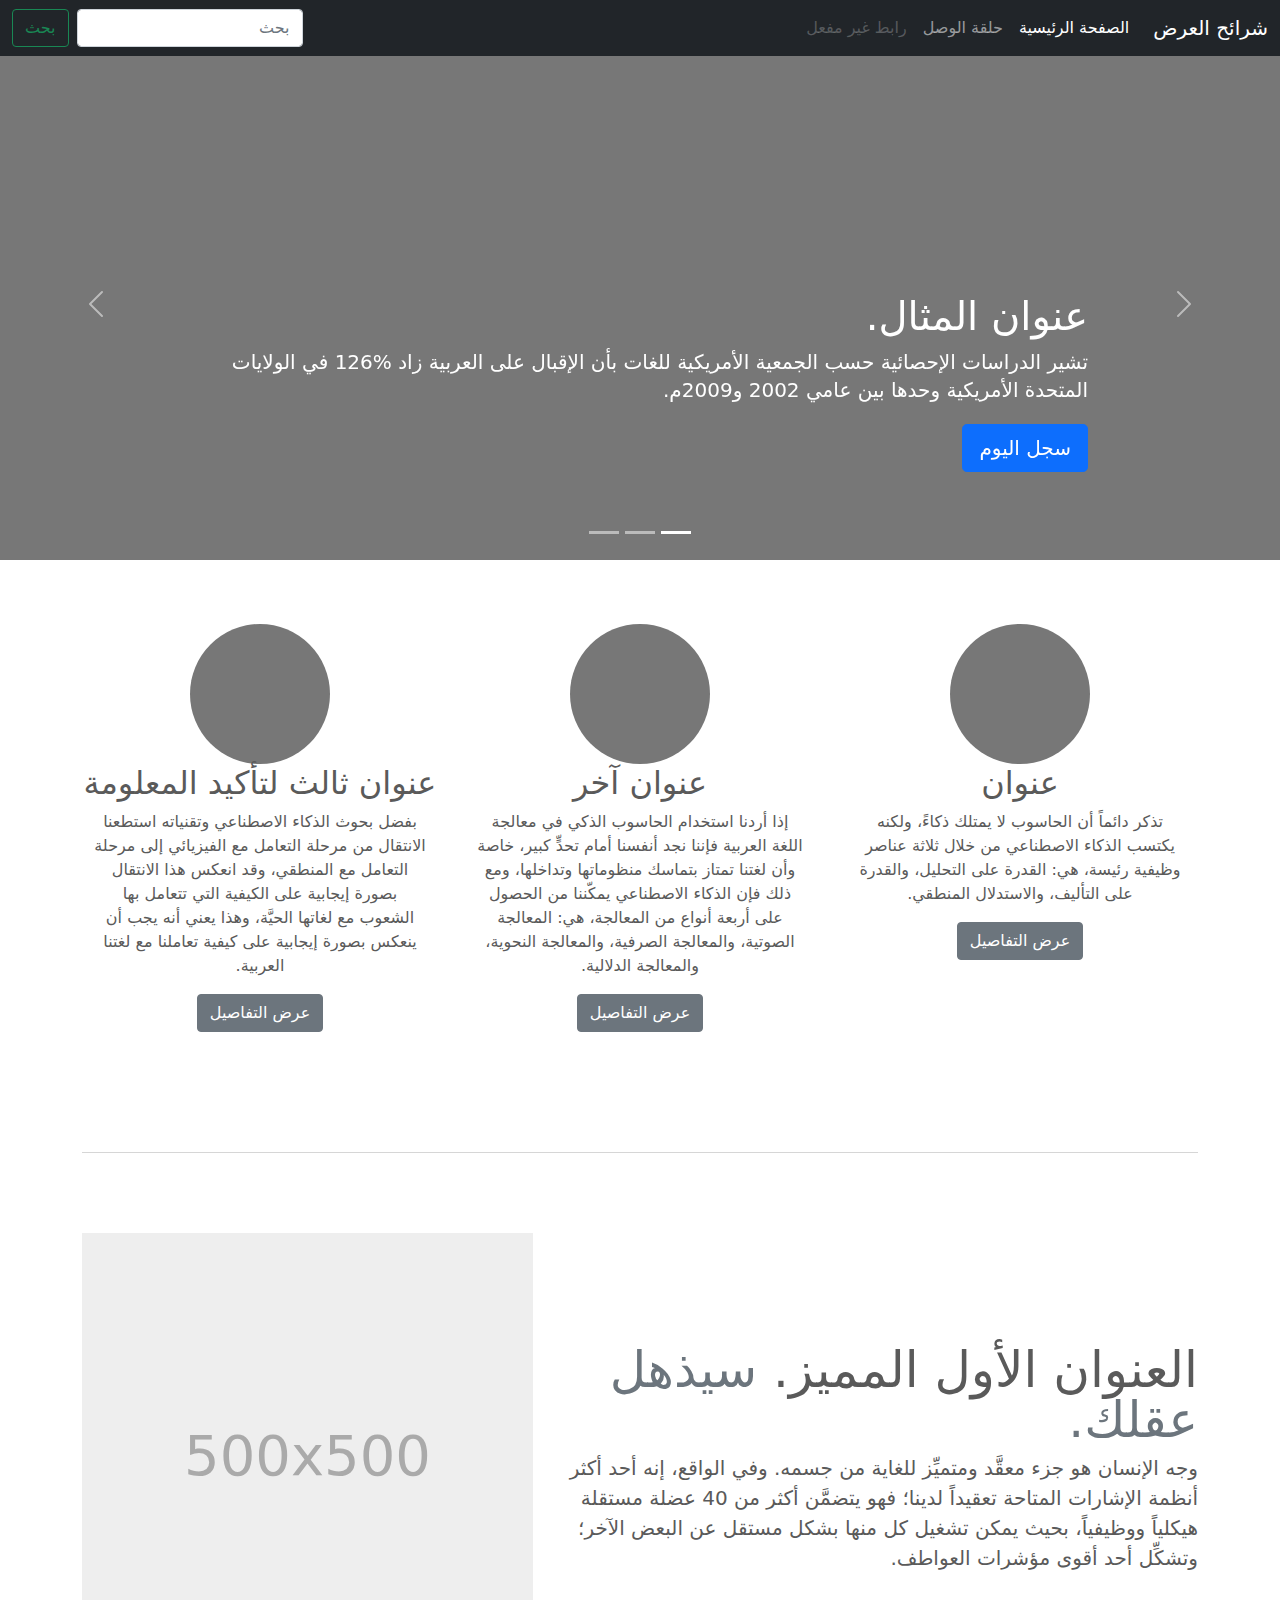
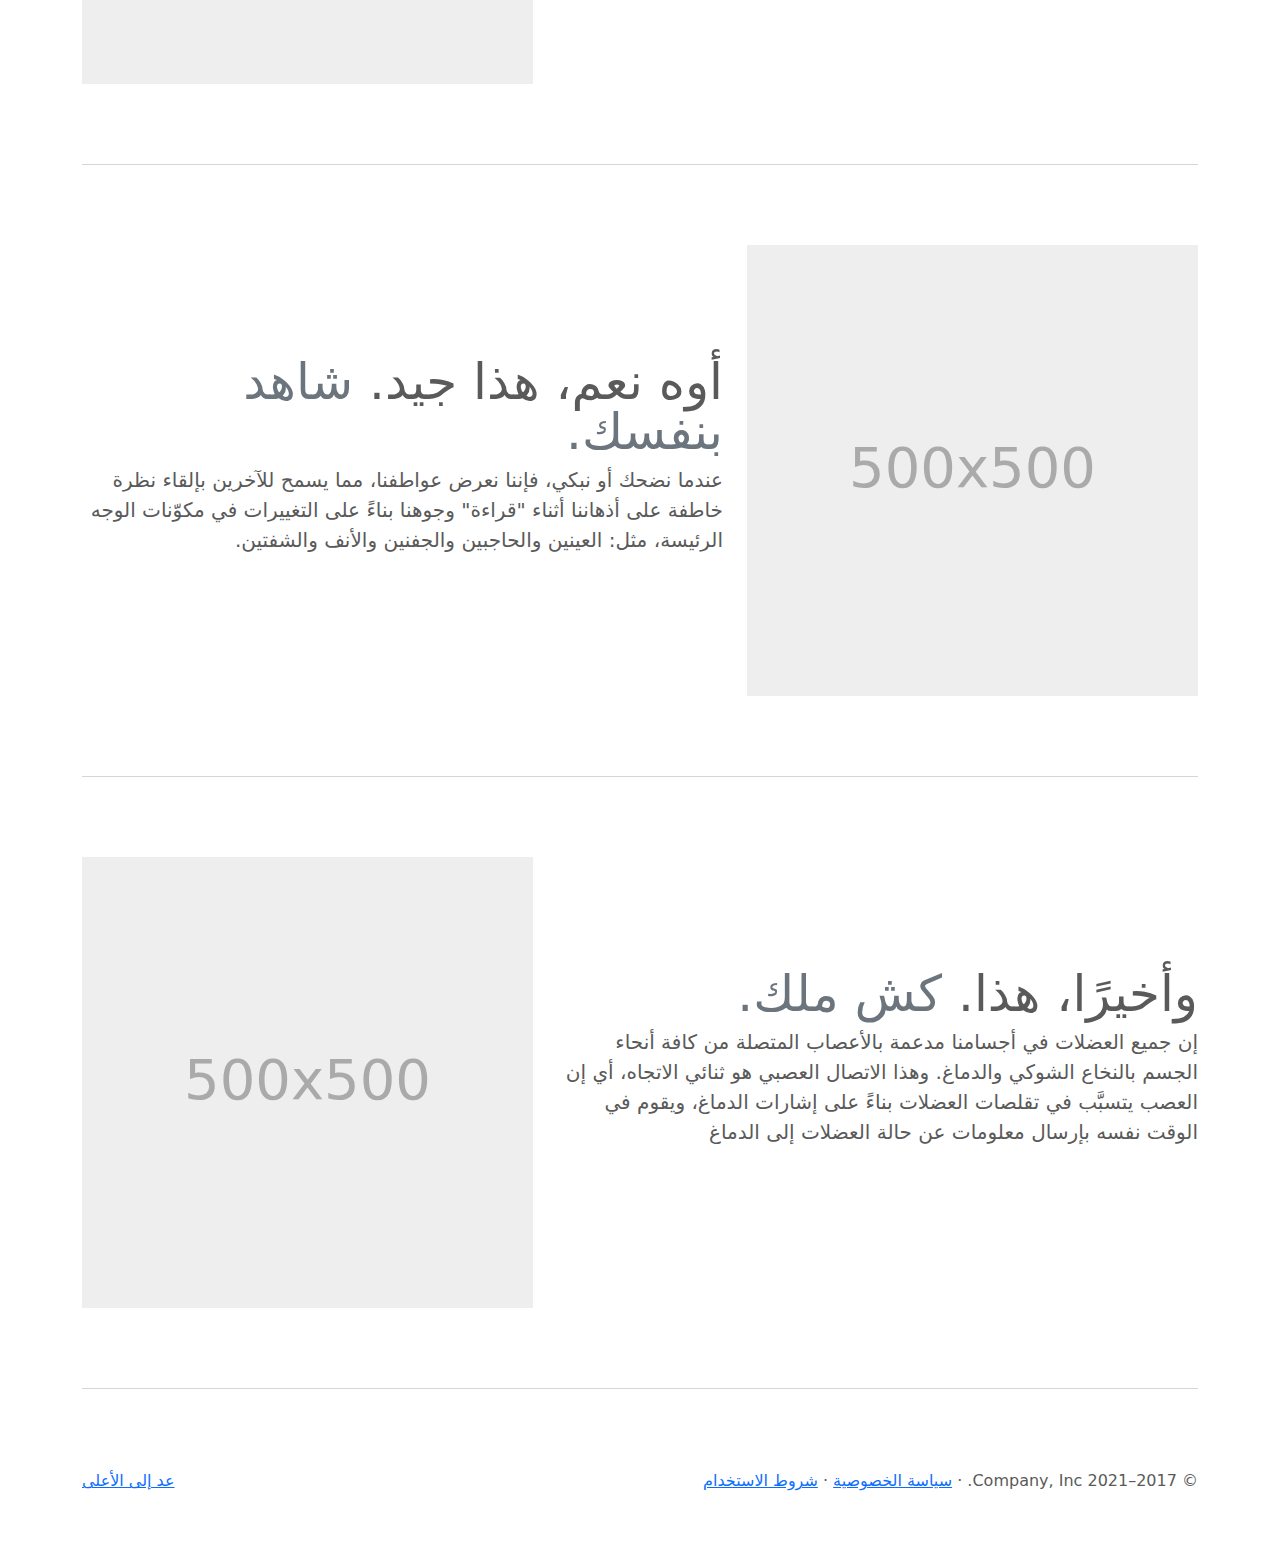
<file: BTP/bootstrap-5.1.3-examples/carousel-rtl/index.html>
<!doctype html>
<html lang="ar" dir="rtl">
  <head>
    <meta charset="utf-8">
    <meta name="viewport" content="width=device-width, initial-scale=1">
    <meta name="description" content="">
    <meta name="author" content="Mark Otto, Jacob Thornton, and Bootstrap contributors">
    <meta name="generator" content="Hugo 0.88.1">
    <title>قالب  شرائح العرض · Bootstrap v5.1</title>

    <link rel="canonical" href="https://getbootstrap.com/docs/5.1/examples/carousel-rtl/">

    

    <!-- Bootstrap core CSS -->
<link href="../assets/dist/css/bootstrap.rtl.min.css" rel="stylesheet">

    <style>
      .bd-placeholder-img {
        font-size: 1.125rem;
        text-anchor: middle;
        -webkit-user-select: none;
        -moz-user-select: none;
        user-select: none;
      }

      @media (min-width: 768px) {
        .bd-placeholder-img-lg {
          font-size: 3.5rem;
        }
      }
    </style>

    
    <!-- Custom styles for this template -->
    <link href="../carousel/carousel.rtl.css" rel="stylesheet">
  </head>
  <body>
    
<header>
  <nav class="navbar navbar-expand-md navbar-dark fixed-top bg-dark">
    <div class="container-fluid">
      <a class="navbar-brand" href="#">شرائح العرض</a>
      <button class="navbar-toggler" type="button" data-bs-toggle="collapse" data-bs-target="#navbarCollapse" aria-controls="navbarCollapse" aria-expanded="false" aria-label="تبديل التنقل">
        <span class="navbar-toggler-icon"></span>
      </button>
      <div class="collapse navbar-collapse" id="navbarCollapse">
        <ul class="navbar-nav me-auto mb-2 mb-md-0">
          <li class="nav-item">
            <a class="nav-link active" aria-current="page" href="#">الصفحة الرئيسية</a>
          </li>
          <li class="nav-item">
            <a class="nav-link" href="#">حلقة الوصل</a>
          </li>
          <li class="nav-item">
            <a class="nav-link disabled">رابط غير مفعل</a>
          </li>
        </ul>
        <form class="d-flex">
          <input class="form-control me-2" type="search" placeholder="بحث" aria-label="بحث">
          <button class="btn btn-outline-success" type="submit">بحث</button>
        </form>
      </div>
    </div>
  </nav>
</header>

<main>

  <div id="myCarousel" class="carousel slide" data-bs-ride="carousel">
    <div class="carousel-indicators">
      <button type="button" data-bs-target="#myCarousel" data-bs-slide-to="0" class="active" aria-current="true" aria-label="Slide 1"></button>
      <button type="button" data-bs-target="#myCarousel" data-bs-slide-to="1" aria-label="Slide 2"></button>
      <button type="button" data-bs-target="#myCarousel" data-bs-slide-to="2" aria-label="Slide 3"></button>
    </div>
    <div class="carousel-inner">
      <div class="carousel-item active">
        <svg class="bd-placeholder-img" width="100%" height="100%" xmlns="http://www.w3.org/2000/svg" aria-hidden="true" preserveAspectRatio="xMidYMid slice" focusable="false"><rect width="100%" height="100%" fill="#777"/></svg>

        <div class="container">
          <div class="carousel-caption text-start">
            <h1>عنوان المثال.</h1>
            <p>تشير الدراسات الإحصائية حسب الجمعية الأمريكية للغات بأن الإقبال على العربية زاد %126 في الولايات المتحدة الأمريكية وحدها بين عامي 2002 و2009م.</p>
            <p><a class="btn btn-lg btn-primary" href="#">سجل اليوم</a></p>
          </div>
        </div>
      </div>
      <div class="carousel-item">
        <svg class="bd-placeholder-img" width="100%" height="100%" xmlns="http://www.w3.org/2000/svg" aria-hidden="true" preserveAspectRatio="xMidYMid slice" focusable="false"><rect width="100%" height="100%" fill="#777"/></svg>

        <div class="container">
          <div class="carousel-caption">
            <h1>عنوان مثال آخر.</h1>
            <p>حسب المجلس الثقافي البريطاني فإن تعليم الإنجليزية داخل بريطانيا يسهم في تعزيز اقتصادها بما يتجاوز ملياري جنيه سنوياً، كما أنه وفر أكثر من 26 ألف وظيفة.</p>
            <p><a class="btn btn-lg btn-primary" href="#">أعرف أكثر</a></p>
          </div>
        </div>
      </div>
      <div class="carousel-item">
        <svg class="bd-placeholder-img" width="100%" height="100%" xmlns="http://www.w3.org/2000/svg" aria-hidden="true" preserveAspectRatio="xMidYMid slice" focusable="false"><rect width="100%" height="100%" fill="#777"/></svg>

        <div class="container">
          <div class="carousel-caption text-end">
            <h1>واحد أكثر لقياس جيد.</h1>
            <p>الإحصاءات لحجم الاستثمار اللغوي خارج بريطانيا تتفاوت من سنة لأخرى إلا أن المدير التنفيذي للمجلس الثقافي البريطاني إدي بايرز يرى أن استثمار تعليم الإنجليزية في الخارج لا يحسب على المستوى المالي فحسب بل على المستوى السياسي أيضاً.</p>
            <p><a class="btn btn-lg btn-primary" href="#">تصفح المعرض</a></p>
          </div>
        </div>
      </div>
    </div>
    <button class="carousel-control-prev" type="button" data-bs-target="#myCarousel" data-bs-slide="prev">
      <span class="carousel-control-prev-icon" aria-hidden="true"></span>
      <span class="visually-hidden">السابق</span>
    </button>
    <button class="carousel-control-next" type="button" data-bs-target="#myCarousel" data-bs-slide="next">
      <span class="carousel-control-next-icon" aria-hidden="true"></span>
      <span class="visually-hidden">التالي</span>
    </button>
  </div>


  <!-- Marketing messaging and featurettes
  ================================================== -->
  <!-- Wrap the rest of the page in another container to center all the content. -->

  <div class="container marketing">

    <!-- Three columns of text below the carousel -->
    <div class="row">
      <div class="col-lg-4">
        <svg class="bd-placeholder-img rounded-circle" width="140" height="140" xmlns="http://www.w3.org/2000/svg" role="img" aria-label="Placeholder: 140x140" preserveAspectRatio="xMidYMid slice" focusable="false"><title>Placeholder</title><rect width="100%" height="100%" fill="#777"/><text x="50%" y="50%" fill="#777" dy=".3em">140x140</text></svg>

        <h2>عنوان</h2>
        <p>تذكر دائماً أن الحاسوب لا يمتلك ذكاءً، ولكنه يكتسب الذكاء الاصطناعي من خلال ثلاثة عناصر وظيفية رئيسة، هي: القدرة على التحليل، والقدرة على التأليف، والاستدلال المنطقي.</p>
        <p><a class="btn btn-secondary" href="#">عرض التفاصيل</a></p>
      </div><!-- /.col-lg-4 -->
      <div class="col-lg-4">
        <svg class="bd-placeholder-img rounded-circle" width="140" height="140" xmlns="http://www.w3.org/2000/svg" role="img" aria-label="Placeholder: 140x140" preserveAspectRatio="xMidYMid slice" focusable="false"><title>Placeholder</title><rect width="100%" height="100%" fill="#777"/><text x="50%" y="50%" fill="#777" dy=".3em">140x140</text></svg>

        <h2>عنوان آخر</h2>
        <p>إذا أردنا استخدام الحاسوب الذكي في معالجة اللغة العربية فإننا نجد أنفسنا أمام تحدٍّ كبير، خاصة وأن لغتنا تمتاز بتماسك منظوماتها وتداخلها، ومع ذلك فإن الذكاء الاصطناعي يمكّننا من الحصول على أربعة أنواع من المعالجة، هي: المعالجة الصوتية، والمعالجة الصرفية، والمعالجة النحوية، والمعالجة الدلالية.</p>
        <p><a class="btn btn-secondary" href="#">عرض التفاصيل</a></p>
      </div><!-- /.col-lg-4 -->
      <div class="col-lg-4">
        <svg class="bd-placeholder-img rounded-circle" width="140" height="140" xmlns="http://www.w3.org/2000/svg" role="img" aria-label="Placeholder: 140x140" preserveAspectRatio="xMidYMid slice" focusable="false"><title>Placeholder</title><rect width="100%" height="100%" fill="#777"/><text x="50%" y="50%" fill="#777" dy=".3em">140x140</text></svg>

        <h2>عنوان ثالث لتأكيد المعلومة</h2>
        <p>بفضل بحوث الذكاء الاصطناعي وتقنياته استطعنا الانتقال من مرحلة التعامل مع الفيزيائي إلى مرحلة التعامل مع المنطقي، وقد انعكس هذا الانتقال بصورة إيجابية على الكيفية التي تتعامل بها الشعوب مع لغاتها الحيَّة، وهذا يعني أنه يجب أن ينعكس بصورة إيجابية على كيفية تعاملنا مع لغتنا العربية.</p>
        <p><a class="btn btn-secondary" href="#">عرض التفاصيل</a></p>
      </div><!-- /.col-lg-4 -->
    </div><!-- /.row -->


    <!-- START THE FEATURETTES -->

    <hr class="featurette-divider">

    <div class="row featurette">
      <div class="col-md-7">
        <h2 class="featurette-heading">العنوان الأول المميز. <span class="text-muted"> سيذهل عقلك. </span></h2>
        <p class="lead">وجه الإنسان هو جزء معقَّد ومتميِّز للغاية من جسمه. وفي الواقع، إنه أحد أكثر أنظمة الإشارات المتاحة تعقيداً لدينا؛ فهو يتضمَّن أكثر من 40 عضلة مستقلة هيكلياً ووظيفياً، بحيث يمكن تشغيل كل منها بشكل مستقل عن البعض الآخر؛ وتشكِّل أحد أقوى مؤشرات العواطف.</p>
      </div>
      <div class="col-md-5">
        <svg class="bd-placeholder-img bd-placeholder-img-lg featurette-image img-fluid mx-auto" width="500" height="500" xmlns="http://www.w3.org/2000/svg" role="img" aria-label="Placeholder: 500x500" preserveAspectRatio="xMidYMid slice" focusable="false"><title>Placeholder</title><rect width="100%" height="100%" fill="#eee"/><text x="50%" y="50%" fill="#aaa" dy=".3em">500x500</text></svg>

      </div>
    </div>

    <hr class="featurette-divider">

    <div class="row featurette">
      <div class="col-md-7 order-md-2">
        <h2 class="featurette-heading">أوه نعم، هذا جيد. <span class="text-muted"> شاهد بنفسك. </span></h2>
        <p class="lead">عندما نضحك أو نبكي، فإننا نعرض عواطفنا، مما يسمح للآخرين بإلقاء نظرة خاطفة على أذهاننا أثناء "قراءة" وجوهنا بناءً على التغييرات في مكوّنات الوجه الرئيسة، مثل: العينين والحاجبين والجفنين والأنف والشفتين.</p>
      </div>
      <div class="col-md-5 order-md-1">
        <svg class="bd-placeholder-img bd-placeholder-img-lg featurette-image img-fluid mx-auto" width="500" height="500" xmlns="http://www.w3.org/2000/svg" role="img" aria-label="Placeholder: 500x500" preserveAspectRatio="xMidYMid slice" focusable="false"><title>Placeholder</title><rect width="100%" height="100%" fill="#eee"/><text x="50%" y="50%" fill="#aaa" dy=".3em">500x500</text></svg>

      </div>
    </div>

    <hr class="featurette-divider">

    <div class="row featurette">
      <div class="col-md-7">
        <h2 class="featurette-heading">وأخيرًا، هذا. <span class="text-muted"> كش ملك. </span></h2>
        <p class="lead">إن جميع العضلات في أجسامنا مدعمة بالأعصاب المتصلة من كافة أنحاء الجسم بالنخاع الشوكي والدماغ. وهذا الاتصال العصبي هو ثنائي الاتجاه، أي إن العصب يتسبَّب في تقلصات العضلات بناءً على إشارات الدماغ، ويقوم في الوقت نفسه بإرسال معلومات عن حالة العضلات إلى الدماغ</p>
      </div>
      <div class="col-md-5">
        <svg class="bd-placeholder-img bd-placeholder-img-lg featurette-image img-fluid mx-auto" width="500" height="500" xmlns="http://www.w3.org/2000/svg" role="img" aria-label="Placeholder: 500x500" preserveAspectRatio="xMidYMid slice" focusable="false"><title>Placeholder</title><rect width="100%" height="100%" fill="#eee"/><text x="50%" y="50%" fill="#aaa" dy=".3em">500x500</text></svg>

      </div>
    </div>

    <hr class="featurette-divider">

    <!-- /END THE FEATURETTES -->

  </div><!-- /.container -->


  <!-- FOOTER -->
  <footer class="container">
    <p class="float-end"><a href="#">عد إلى الأعلى</a></p>
    <p>&copy; 2017–2021 Company, Inc. &middot; <a href="#">سياسة الخصوصية</a> &middot; <a href="#">شروط الاستخدام</a></p>
  </footer>
</main>


    <script src="../assets/dist/js/bootstrap.bundle.min.js"></script>

      
  </body>
</html>
</file>
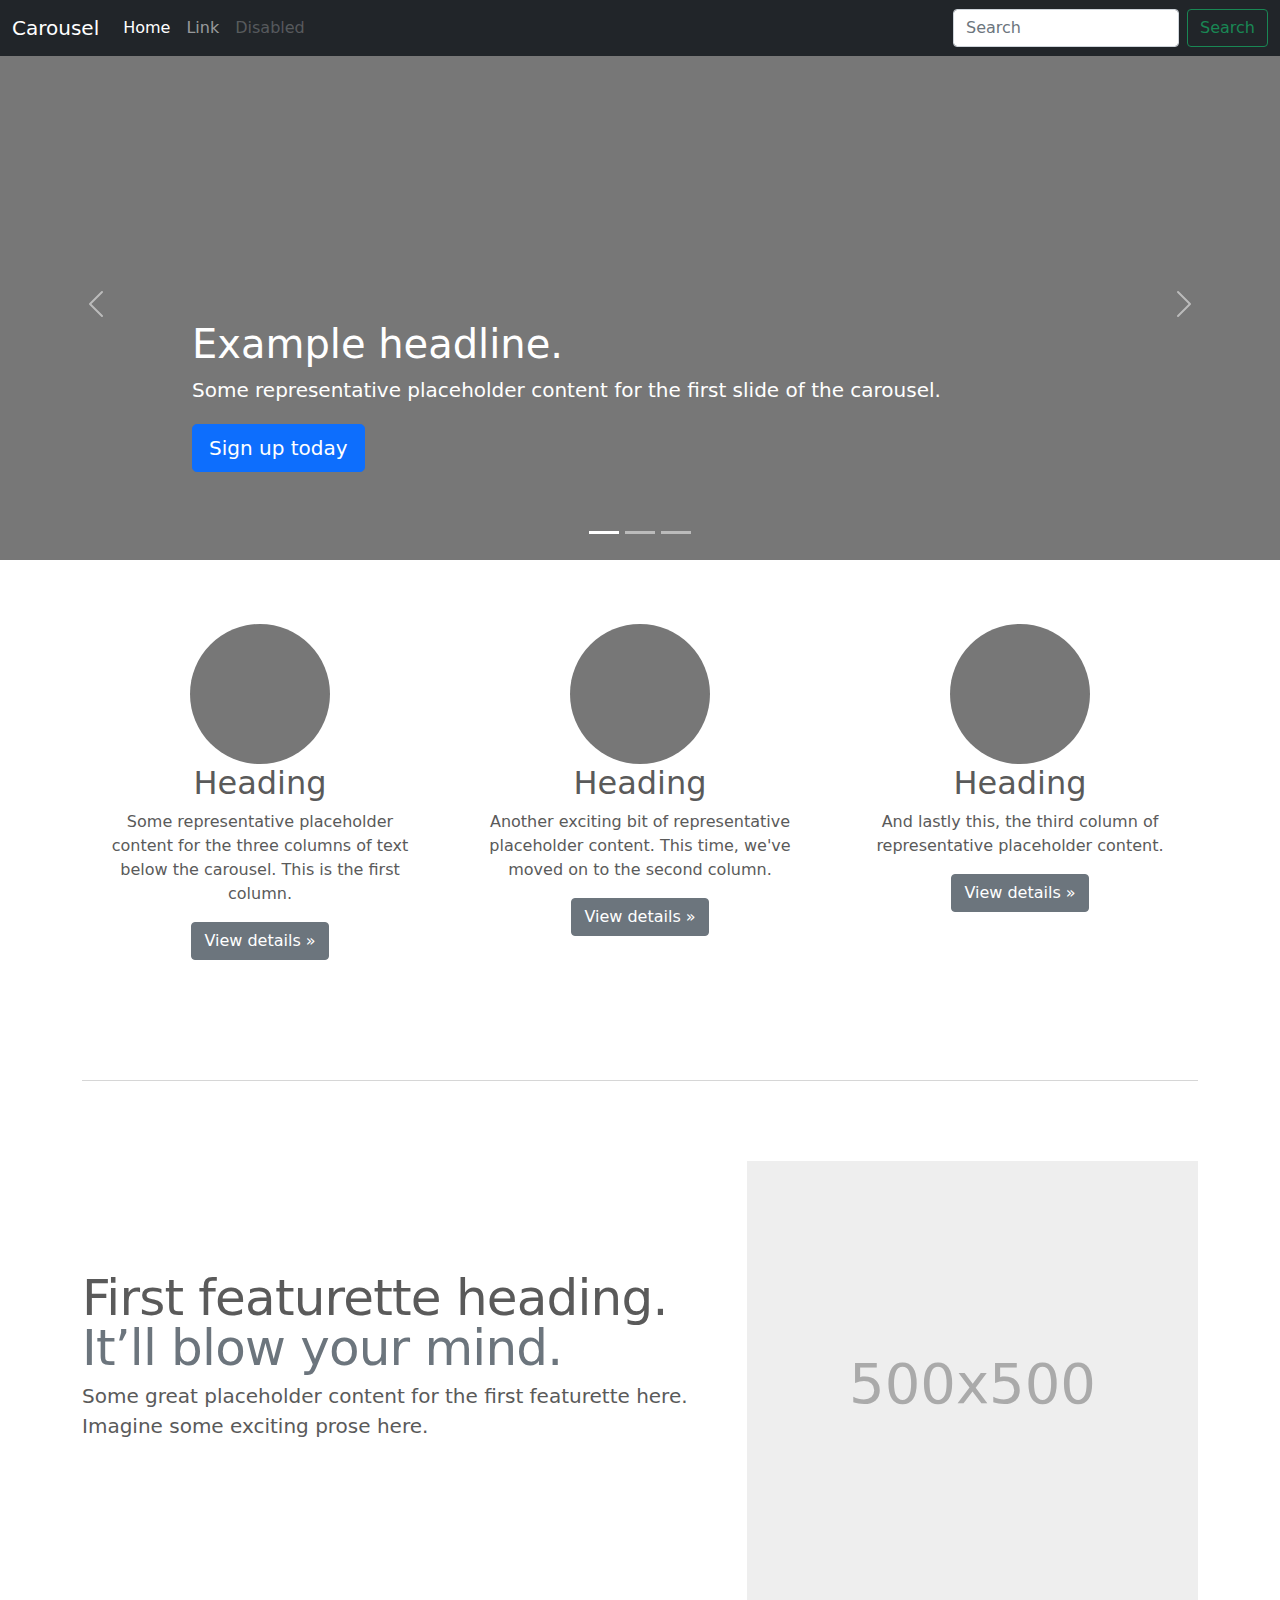
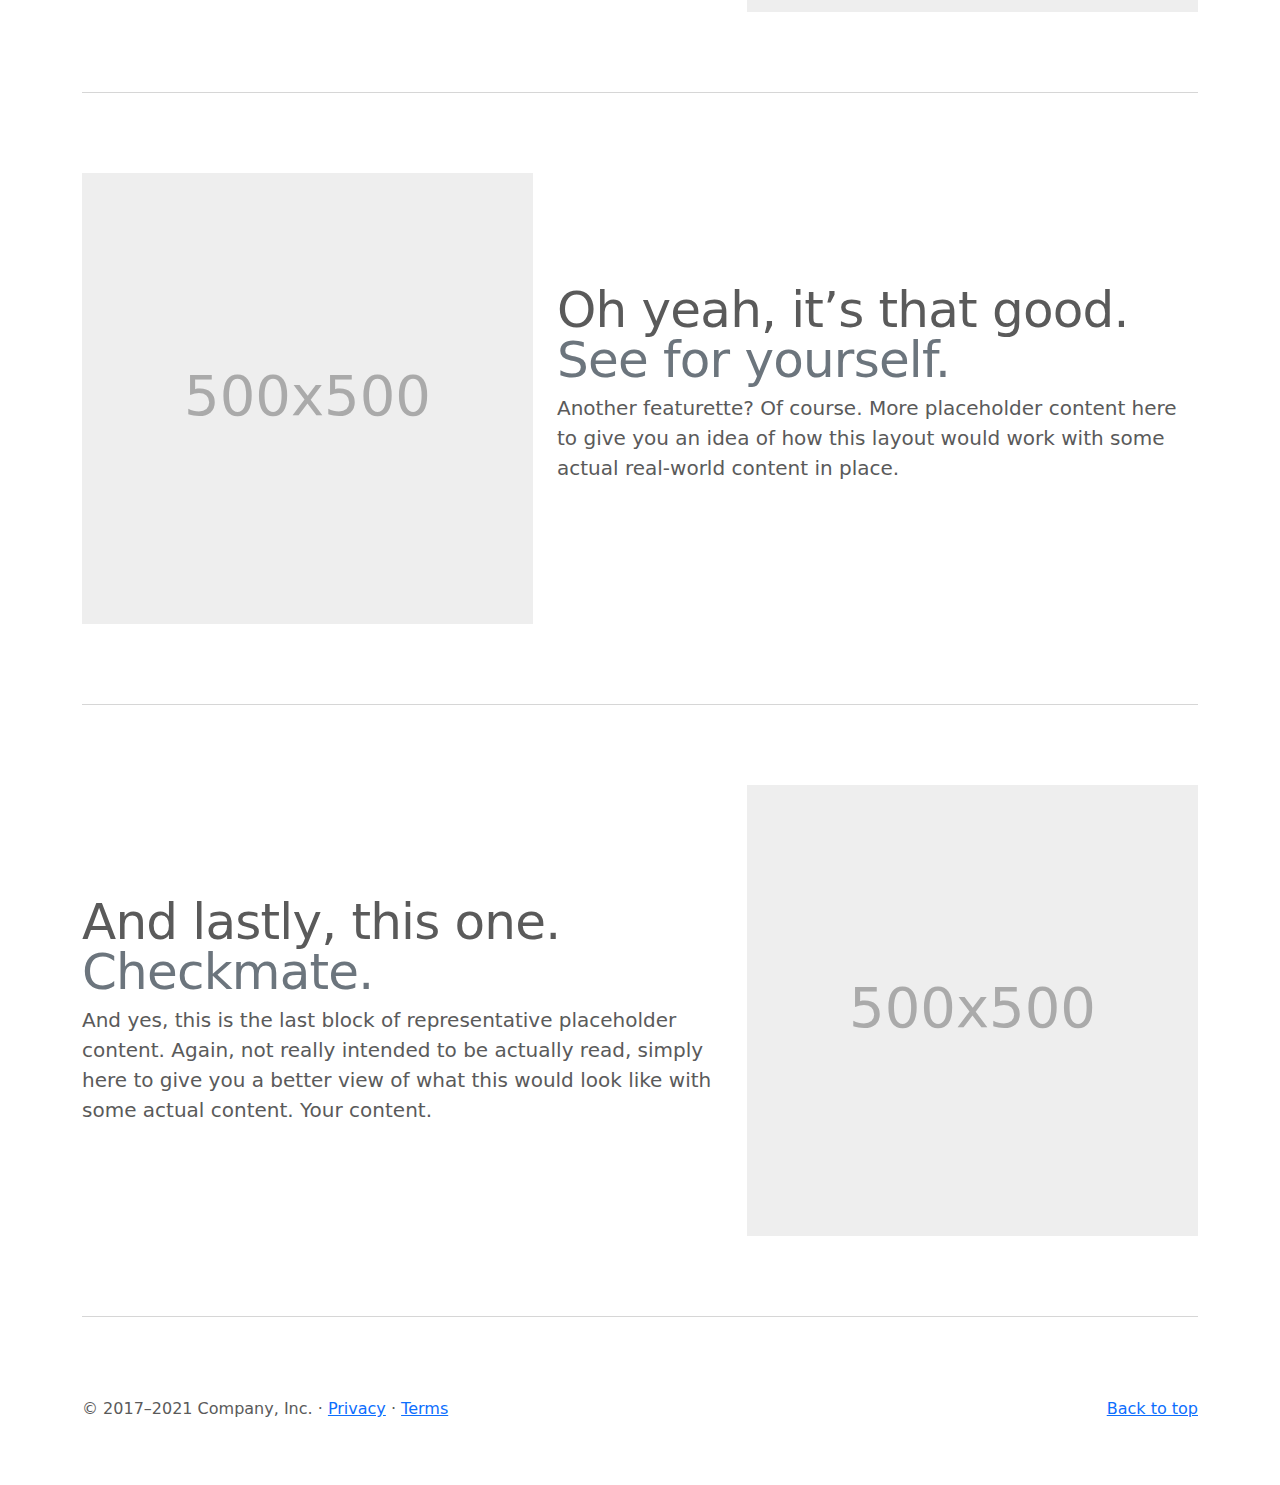
<file: BTP/bootstrap-5.1.3-examples/carousel/index.html>
<!doctype html>
<html lang="en">
  <head>
    <meta charset="utf-8">
    <meta name="viewport" content="width=device-width, initial-scale=1">
    <meta name="description" content="">
    <meta name="author" content="Mark Otto, Jacob Thornton, and Bootstrap contributors">
    <meta name="generator" content="Hugo 0.88.1">
    <title>Carousel Template · Bootstrap v5.1</title>

    <link rel="canonical" href="https://getbootstrap.com/docs/5.1/examples/carousel/">

    

    <!-- Bootstrap core CSS -->
<link href="../assets/dist/css/bootstrap.min.css" rel="stylesheet">

    <style>
      .bd-placeholder-img {
        font-size: 1.125rem;
        text-anchor: middle;
        -webkit-user-select: none;
        -moz-user-select: none;
        user-select: none;
      }

      @media (min-width: 768px) {
        .bd-placeholder-img-lg {
          font-size: 3.5rem;
        }
      }
    </style>

    
    <!-- Custom styles for this template -->
    <link href="carousel.css" rel="stylesheet">
  </head>
  <body>
    
<header>
  <nav class="navbar navbar-expand-md navbar-dark fixed-top bg-dark">
    <div class="container-fluid">
      <a class="navbar-brand" href="#">Carousel</a>
      <button class="navbar-toggler" type="button" data-bs-toggle="collapse" data-bs-target="#navbarCollapse" aria-controls="navbarCollapse" aria-expanded="false" aria-label="Toggle navigation">
        <span class="navbar-toggler-icon"></span>
      </button>
      <div class="collapse navbar-collapse" id="navbarCollapse">
        <ul class="navbar-nav me-auto mb-2 mb-md-0">
          <li class="nav-item">
            <a class="nav-link active" aria-current="page" href="#">Home</a>
          </li>
          <li class="nav-item">
            <a class="nav-link" href="#">Link</a>
          </li>
          <li class="nav-item">
            <a class="nav-link disabled">Disabled</a>
          </li>
        </ul>
        <form class="d-flex">
          <input class="form-control me-2" type="search" placeholder="Search" aria-label="Search">
          <button class="btn btn-outline-success" type="submit">Search</button>
        </form>
      </div>
    </div>
  </nav>
</header>

<main>

  <div id="myCarousel" class="carousel slide" data-bs-ride="carousel">
    <div class="carousel-indicators">
      <button type="button" data-bs-target="#myCarousel" data-bs-slide-to="0" class="active" aria-current="true" aria-label="Slide 1"></button>
      <button type="button" data-bs-target="#myCarousel" data-bs-slide-to="1" aria-label="Slide 2"></button>
      <button type="button" data-bs-target="#myCarousel" data-bs-slide-to="2" aria-label="Slide 3"></button>
    </div>
    <div class="carousel-inner">
      <div class="carousel-item active">
        <svg class="bd-placeholder-img" width="100%" height="100%" xmlns="http://www.w3.org/2000/svg" aria-hidden="true" preserveAspectRatio="xMidYMid slice" focusable="false"><rect width="100%" height="100%" fill="#777"/></svg>

        <div class="container">
          <div class="carousel-caption text-start">
            <h1>Example headline.</h1>
            <p>Some representative placeholder content for the first slide of the carousel.</p>
            <p><a class="btn btn-lg btn-primary" href="#">Sign up today</a></p>
          </div>
        </div>
      </div>
      <div class="carousel-item">
        <svg class="bd-placeholder-img" width="100%" height="100%" xmlns="http://www.w3.org/2000/svg" aria-hidden="true" preserveAspectRatio="xMidYMid slice" focusable="false"><rect width="100%" height="100%" fill="#777"/></svg>

        <div class="container">
          <div class="carousel-caption">
            <h1>Another example headline.</h1>
            <p>Some representative placeholder content for the second slide of the carousel.</p>
            <p><a class="btn btn-lg btn-primary" href="#">Learn more</a></p>
          </div>
        </div>
      </div>
      <div class="carousel-item">
        <svg class="bd-placeholder-img" width="100%" height="100%" xmlns="http://www.w3.org/2000/svg" aria-hidden="true" preserveAspectRatio="xMidYMid slice" focusable="false"><rect width="100%" height="100%" fill="#777"/></svg>

        <div class="container">
          <div class="carousel-caption text-end">
            <h1>One more for good measure.</h1>
            <p>Some representative placeholder content for the third slide of this carousel.</p>
            <p><a class="btn btn-lg btn-primary" href="#">Browse gallery</a></p>
          </div>
        </div>
      </div>
    </div>
    <button class="carousel-control-prev" type="button" data-bs-target="#myCarousel" data-bs-slide="prev">
      <span class="carousel-control-prev-icon" aria-hidden="true"></span>
      <span class="visually-hidden">Previous</span>
    </button>
    <button class="carousel-control-next" type="button" data-bs-target="#myCarousel" data-bs-slide="next">
      <span class="carousel-control-next-icon" aria-hidden="true"></span>
      <span class="visually-hidden">Next</span>
    </button>
  </div>


  <!-- Marketing messaging and featurettes
  ================================================== -->
  <!-- Wrap the rest of the page in another container to center all the content. -->

  <div class="container marketing">

    <!-- Three columns of text below the carousel -->
    <div class="row">
      <div class="col-lg-4">
        <svg class="bd-placeholder-img rounded-circle" width="140" height="140" xmlns="http://www.w3.org/2000/svg" role="img" aria-label="Placeholder: 140x140" preserveAspectRatio="xMidYMid slice" focusable="false"><title>Placeholder</title><rect width="100%" height="100%" fill="#777"/><text x="50%" y="50%" fill="#777" dy=".3em">140x140</text></svg>

        <h2>Heading</h2>
        <p>Some representative placeholder content for the three columns of text below the carousel. This is the first column.</p>
        <p><a class="btn btn-secondary" href="#">View details &raquo;</a></p>
      </div><!-- /.col-lg-4 -->
      <div class="col-lg-4">
        <svg class="bd-placeholder-img rounded-circle" width="140" height="140" xmlns="http://www.w3.org/2000/svg" role="img" aria-label="Placeholder: 140x140" preserveAspectRatio="xMidYMid slice" focusable="false"><title>Placeholder</title><rect width="100%" height="100%" fill="#777"/><text x="50%" y="50%" fill="#777" dy=".3em">140x140</text></svg>

        <h2>Heading</h2>
        <p>Another exciting bit of representative placeholder content. This time, we've moved on to the second column.</p>
        <p><a class="btn btn-secondary" href="#">View details &raquo;</a></p>
      </div><!-- /.col-lg-4 -->
      <div class="col-lg-4">
        <svg class="bd-placeholder-img rounded-circle" width="140" height="140" xmlns="http://www.w3.org/2000/svg" role="img" aria-label="Placeholder: 140x140" preserveAspectRatio="xMidYMid slice" focusable="false"><title>Placeholder</title><rect width="100%" height="100%" fill="#777"/><text x="50%" y="50%" fill="#777" dy=".3em">140x140</text></svg>

        <h2>Heading</h2>
        <p>And lastly this, the third column of representative placeholder content.</p>
        <p><a class="btn btn-secondary" href="#">View details &raquo;</a></p>
      </div><!-- /.col-lg-4 -->
    </div><!-- /.row -->


    <!-- START THE FEATURETTES -->

    <hr class="featurette-divider">

    <div class="row featurette">
      <div class="col-md-7">
        <h2 class="featurette-heading">First featurette heading. <span class="text-muted">It’ll blow your mind.</span></h2>
        <p class="lead">Some great placeholder content for the first featurette here. Imagine some exciting prose here.</p>
      </div>
      <div class="col-md-5">
        <svg class="bd-placeholder-img bd-placeholder-img-lg featurette-image img-fluid mx-auto" width="500" height="500" xmlns="http://www.w3.org/2000/svg" role="img" aria-label="Placeholder: 500x500" preserveAspectRatio="xMidYMid slice" focusable="false"><title>Placeholder</title><rect width="100%" height="100%" fill="#eee"/><text x="50%" y="50%" fill="#aaa" dy=".3em">500x500</text></svg>

      </div>
    </div>

    <hr class="featurette-divider">

    <div class="row featurette">
      <div class="col-md-7 order-md-2">
        <h2 class="featurette-heading">Oh yeah, it’s that good. <span class="text-muted">See for yourself.</span></h2>
        <p class="lead">Another featurette? Of course. More placeholder content here to give you an idea of how this layout would work with some actual real-world content in place.</p>
      </div>
      <div class="col-md-5 order-md-1">
        <svg class="bd-placeholder-img bd-placeholder-img-lg featurette-image img-fluid mx-auto" width="500" height="500" xmlns="http://www.w3.org/2000/svg" role="img" aria-label="Placeholder: 500x500" preserveAspectRatio="xMidYMid slice" focusable="false"><title>Placeholder</title><rect width="100%" height="100%" fill="#eee"/><text x="50%" y="50%" fill="#aaa" dy=".3em">500x500</text></svg>

      </div>
    </div>

    <hr class="featurette-divider">

    <div class="row featurette">
      <div class="col-md-7">
        <h2 class="featurette-heading">And lastly, this one. <span class="text-muted">Checkmate.</span></h2>
        <p class="lead">And yes, this is the last block of representative placeholder content. Again, not really intended to be actually read, simply here to give you a better view of what this would look like with some actual content. Your content.</p>
      </div>
      <div class="col-md-5">
        <svg class="bd-placeholder-img bd-placeholder-img-lg featurette-image img-fluid mx-auto" width="500" height="500" xmlns="http://www.w3.org/2000/svg" role="img" aria-label="Placeholder: 500x500" preserveAspectRatio="xMidYMid slice" focusable="false"><title>Placeholder</title><rect width="100%" height="100%" fill="#eee"/><text x="50%" y="50%" fill="#aaa" dy=".3em">500x500</text></svg>

      </div>
    </div>

    <hr class="featurette-divider">

    <!-- /END THE FEATURETTES -->

  </div><!-- /.container -->


  <!-- FOOTER -->
  <footer class="container">
    <p class="float-end"><a href="#">Back to top</a></p>
    <p>&copy; 2017–2021 Company, Inc. &middot; <a href="#">Privacy</a> &middot; <a href="#">Terms</a></p>
  </footer>
</main>


    <script src="../assets/dist/js/bootstrap.bundle.min.js"></script>

      
  </body>
</html>
</file>
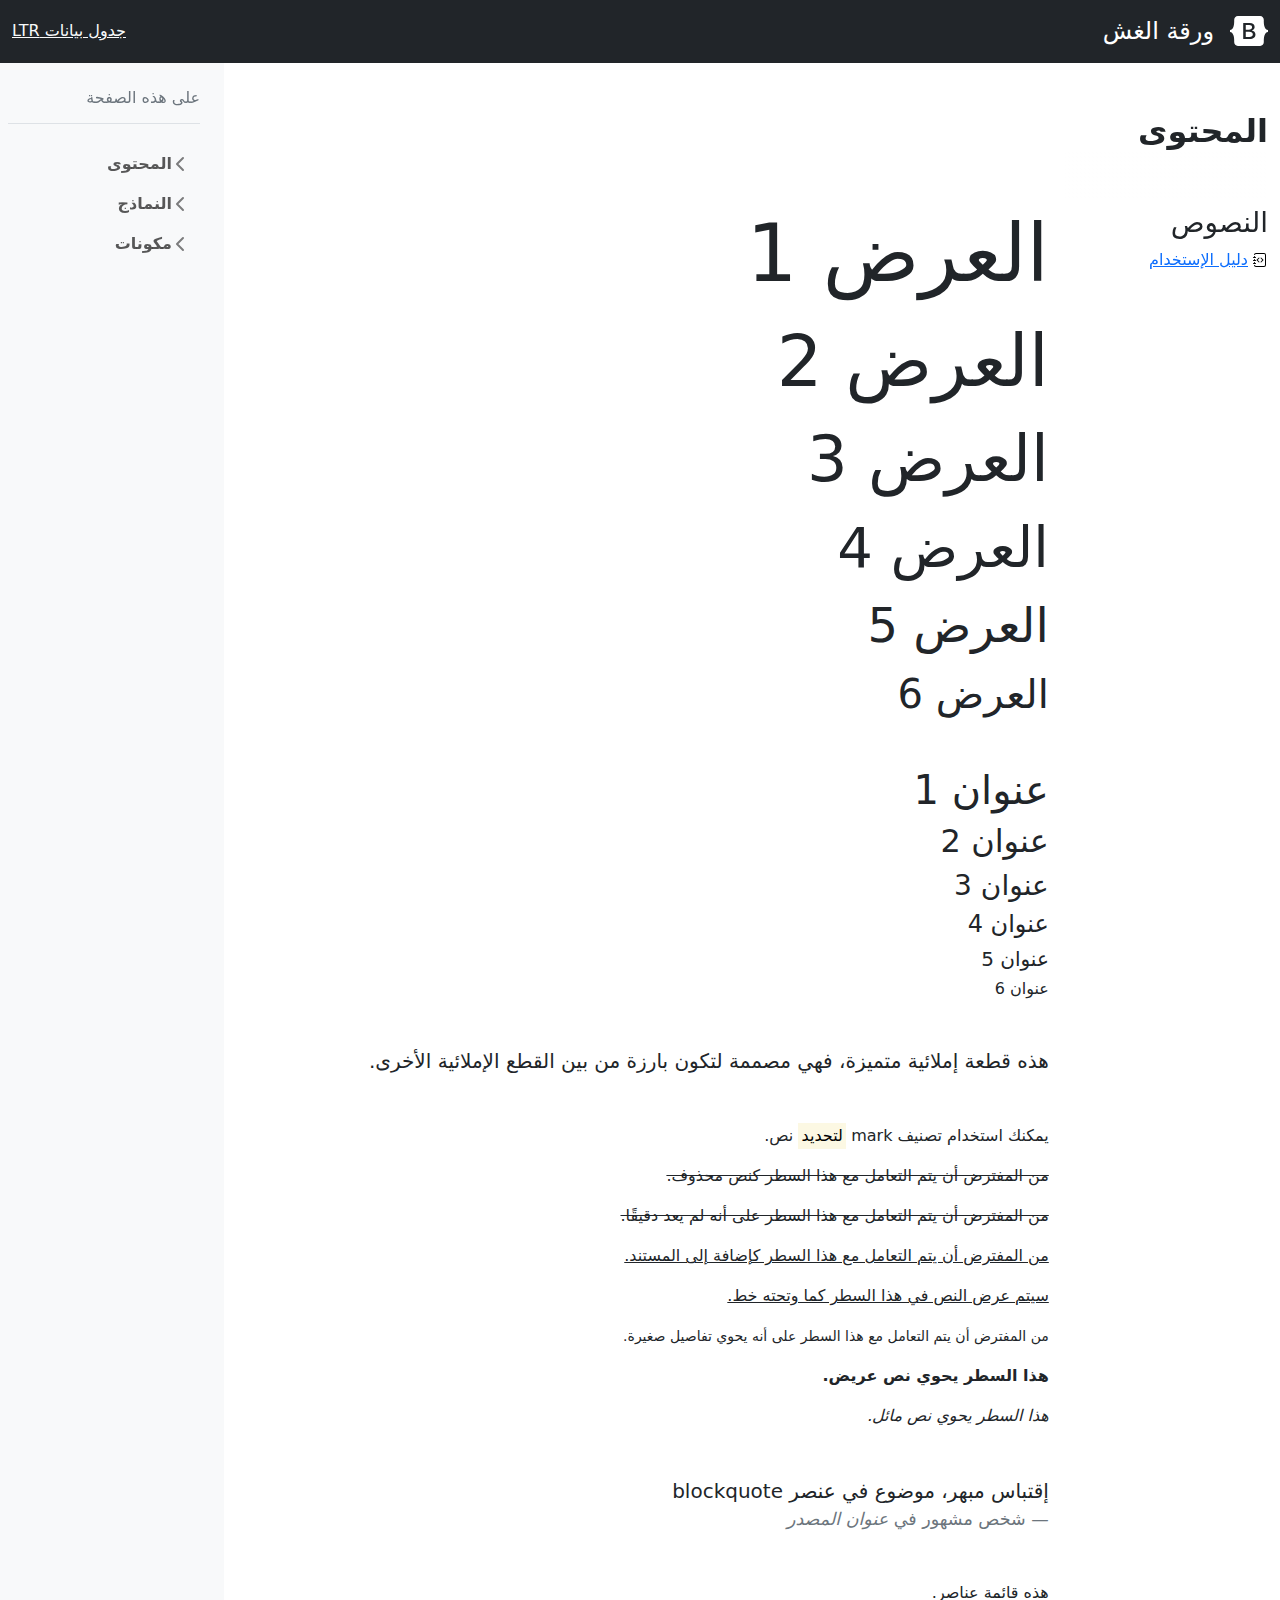
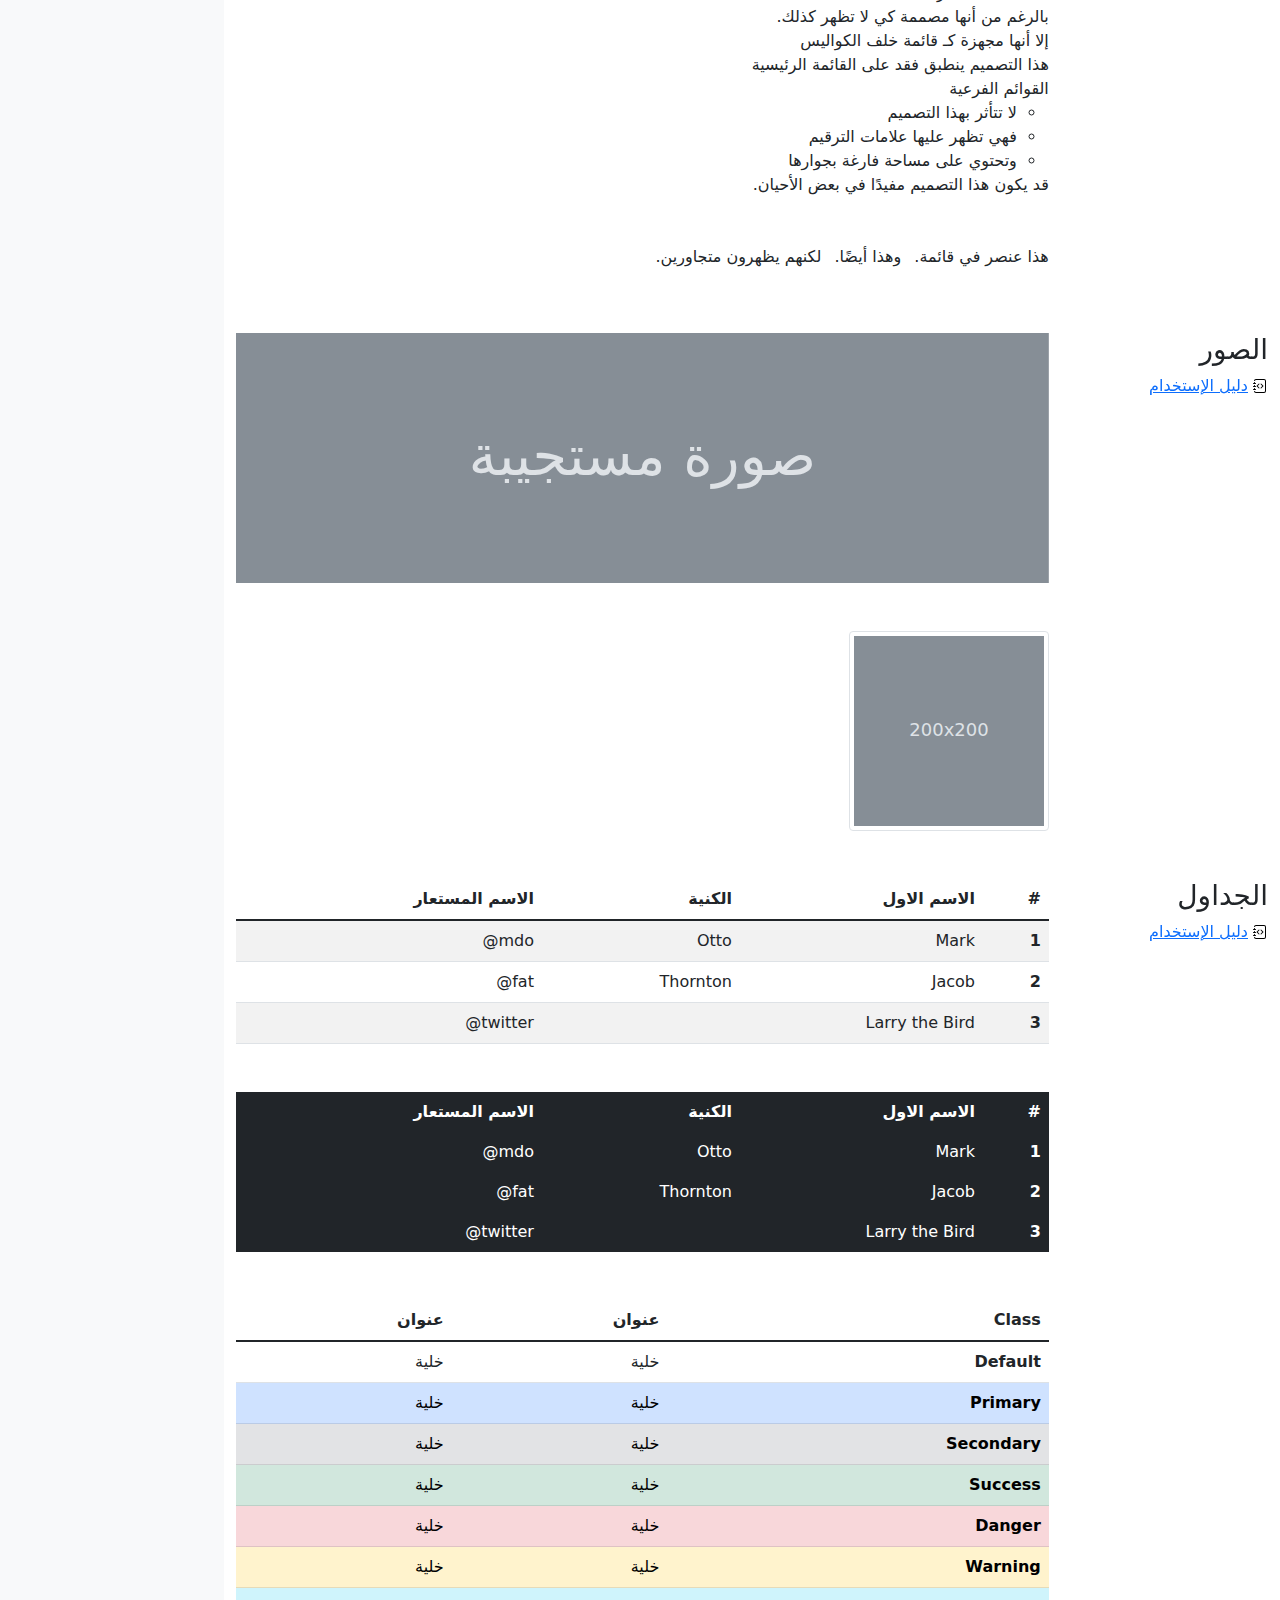
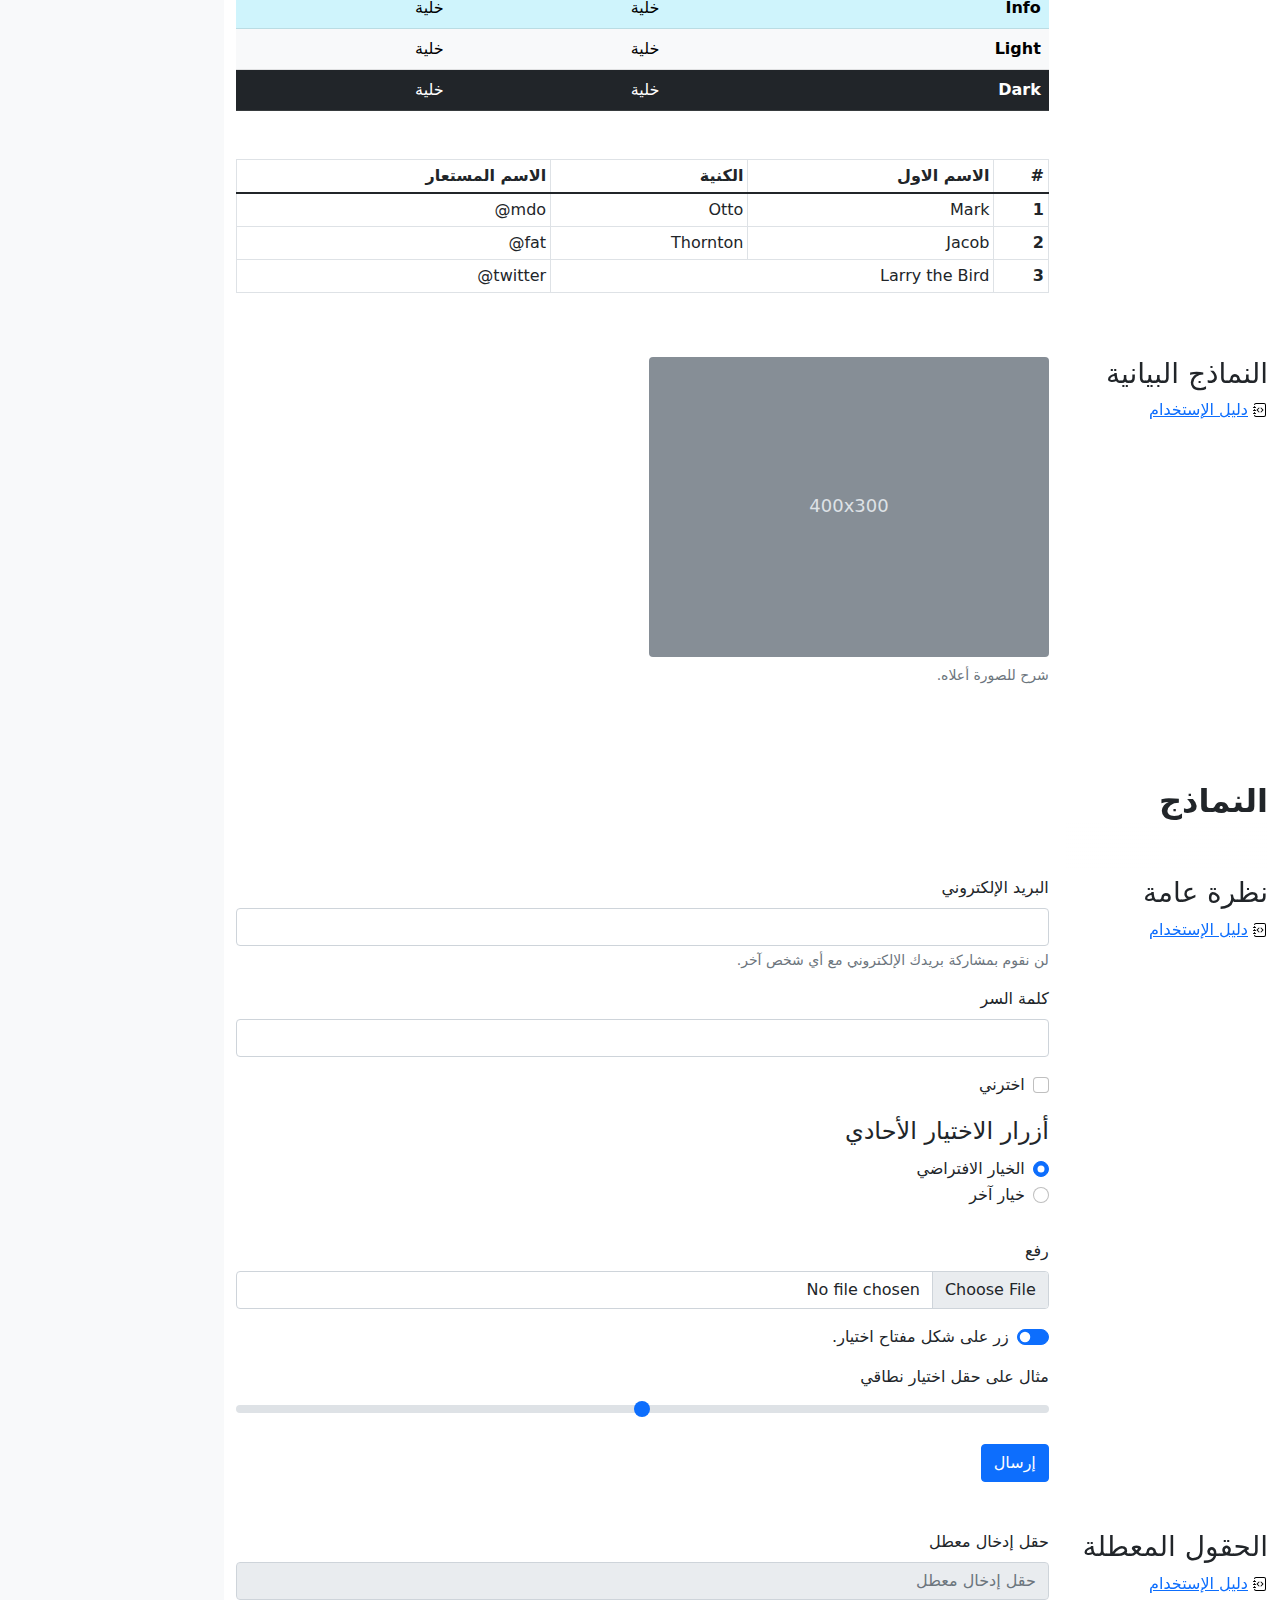
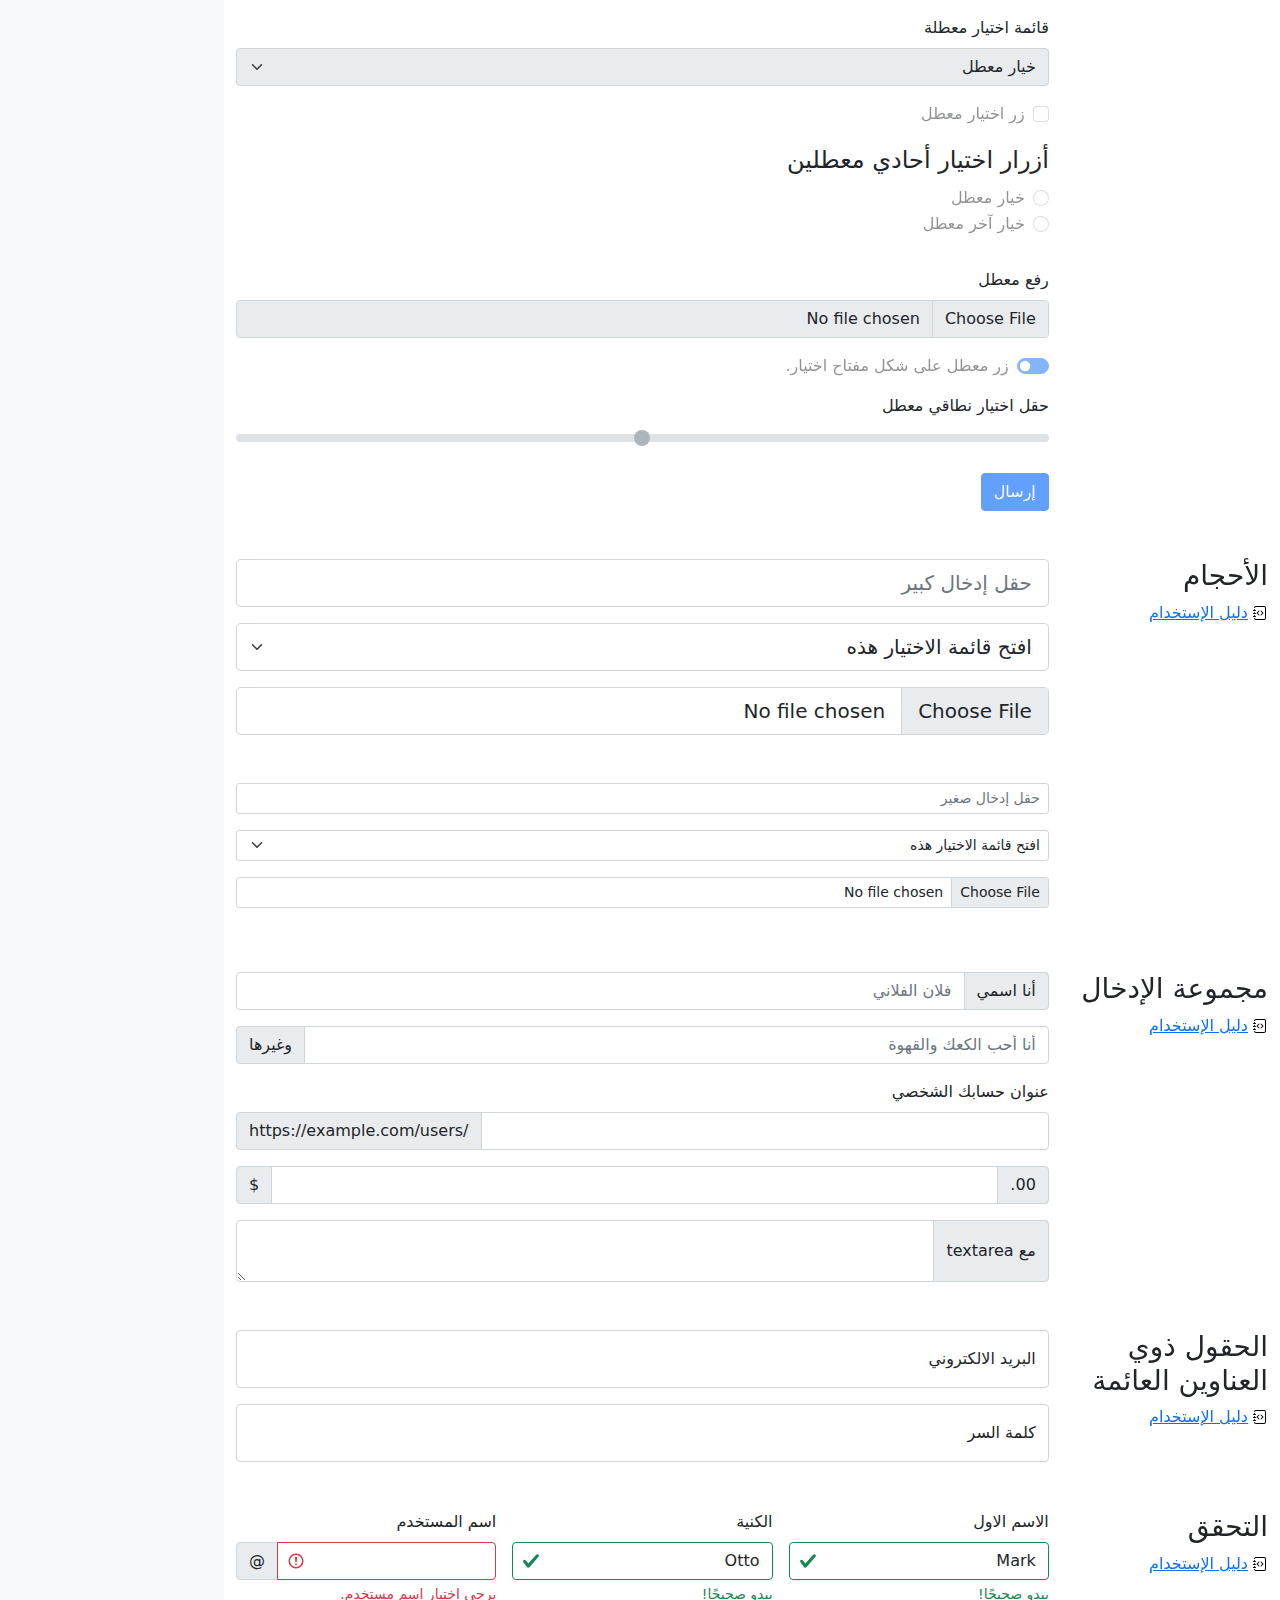
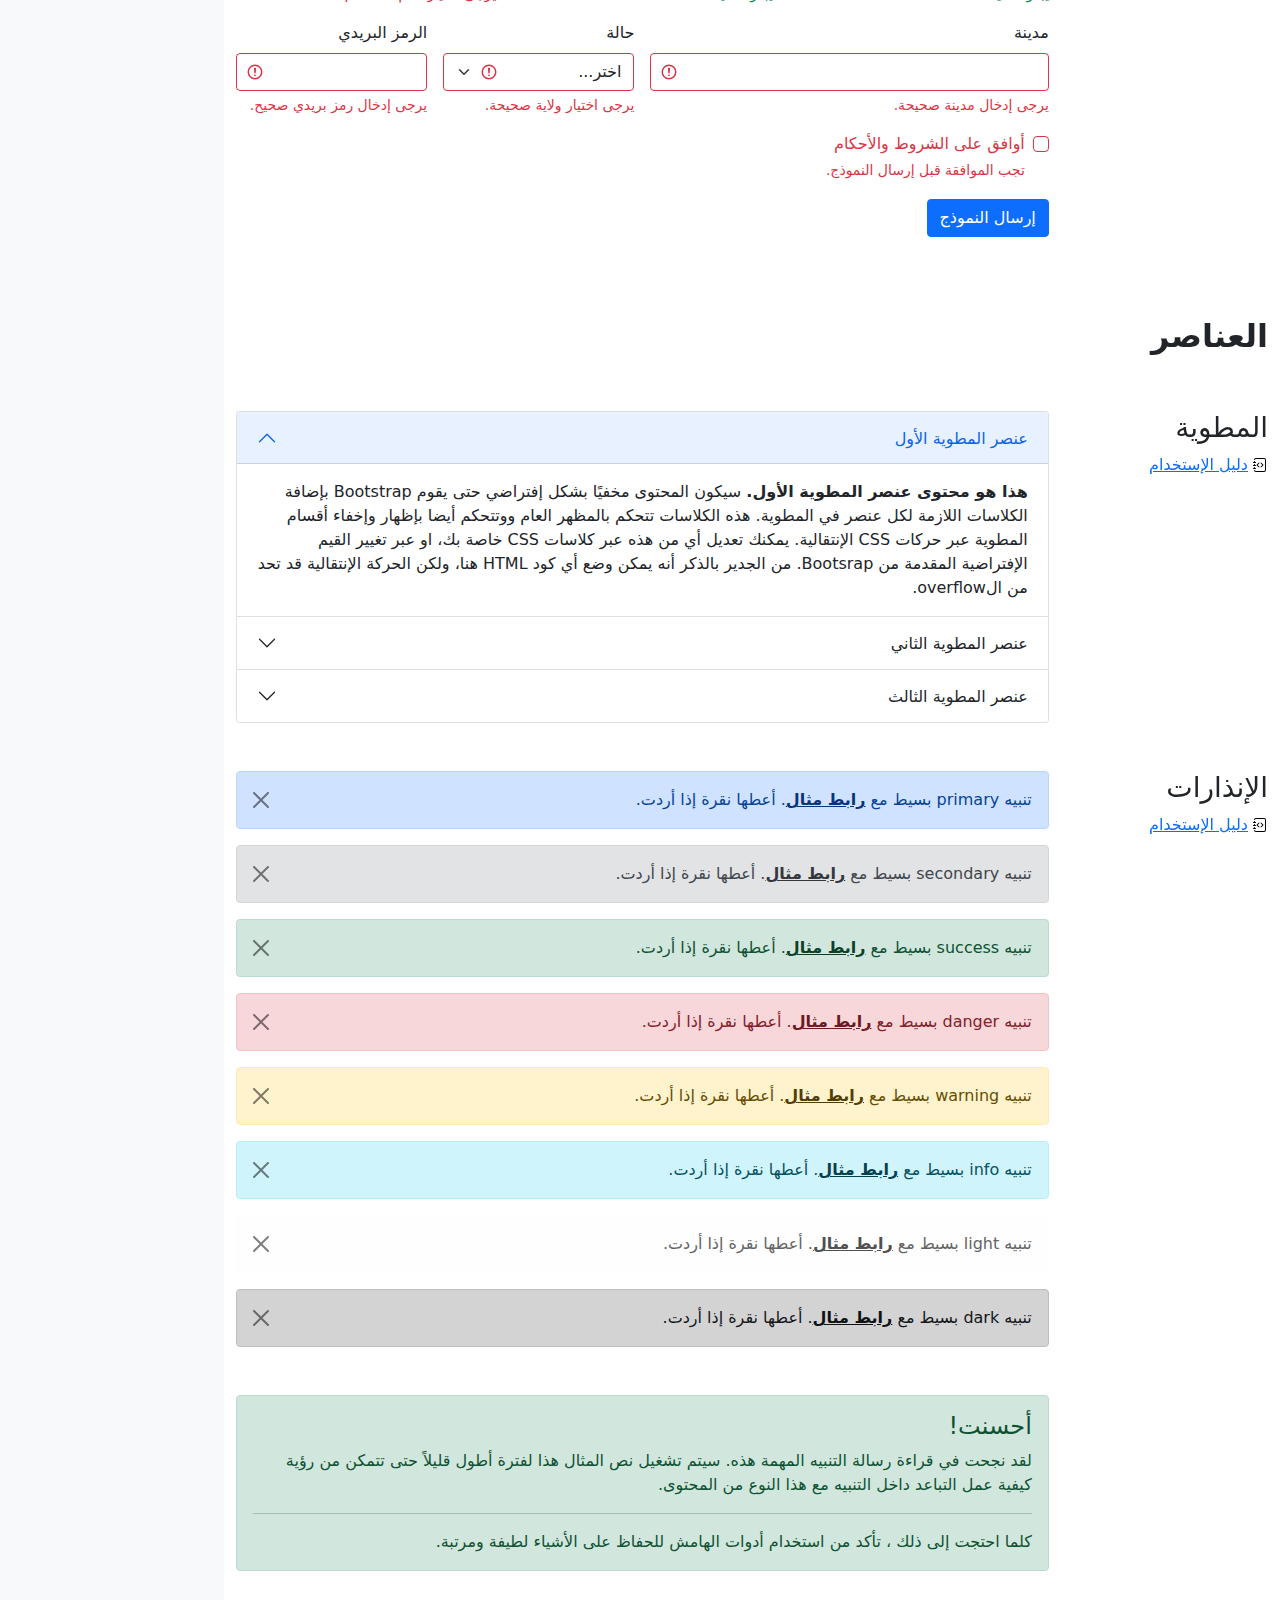
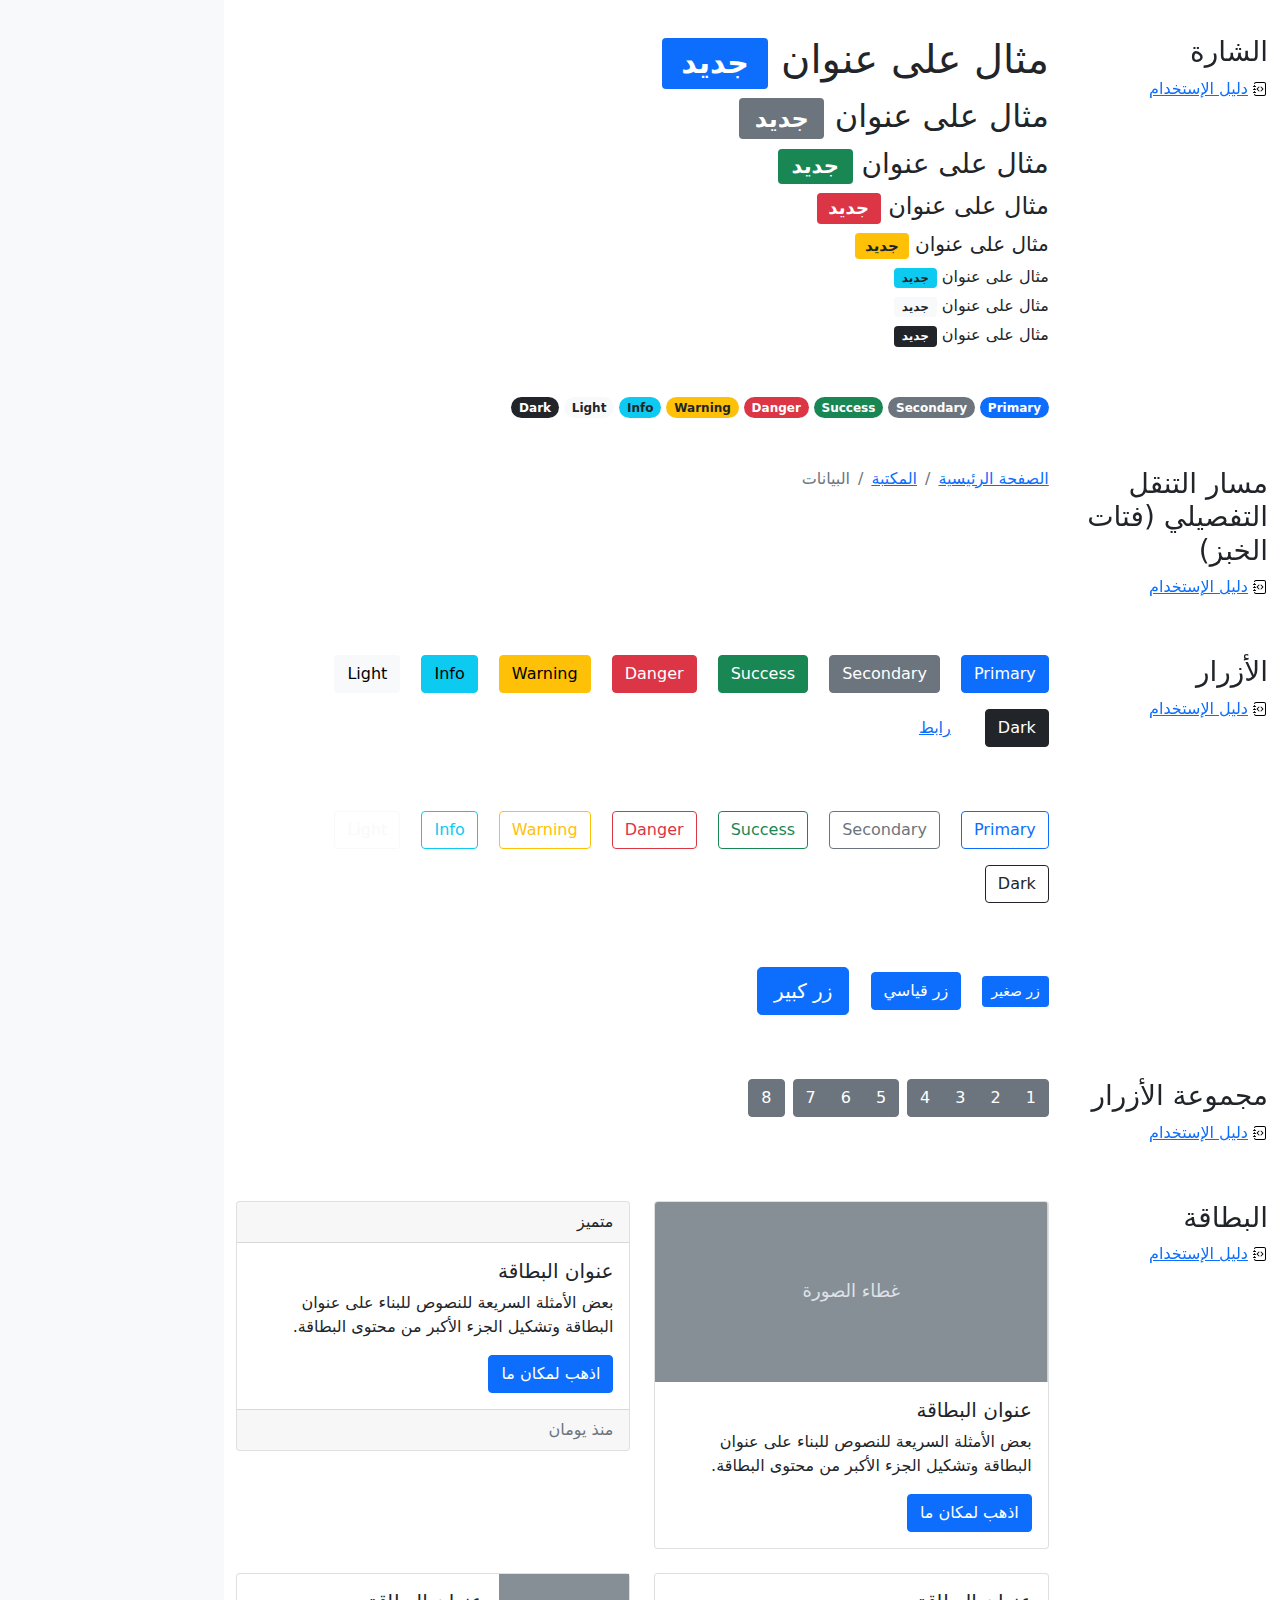
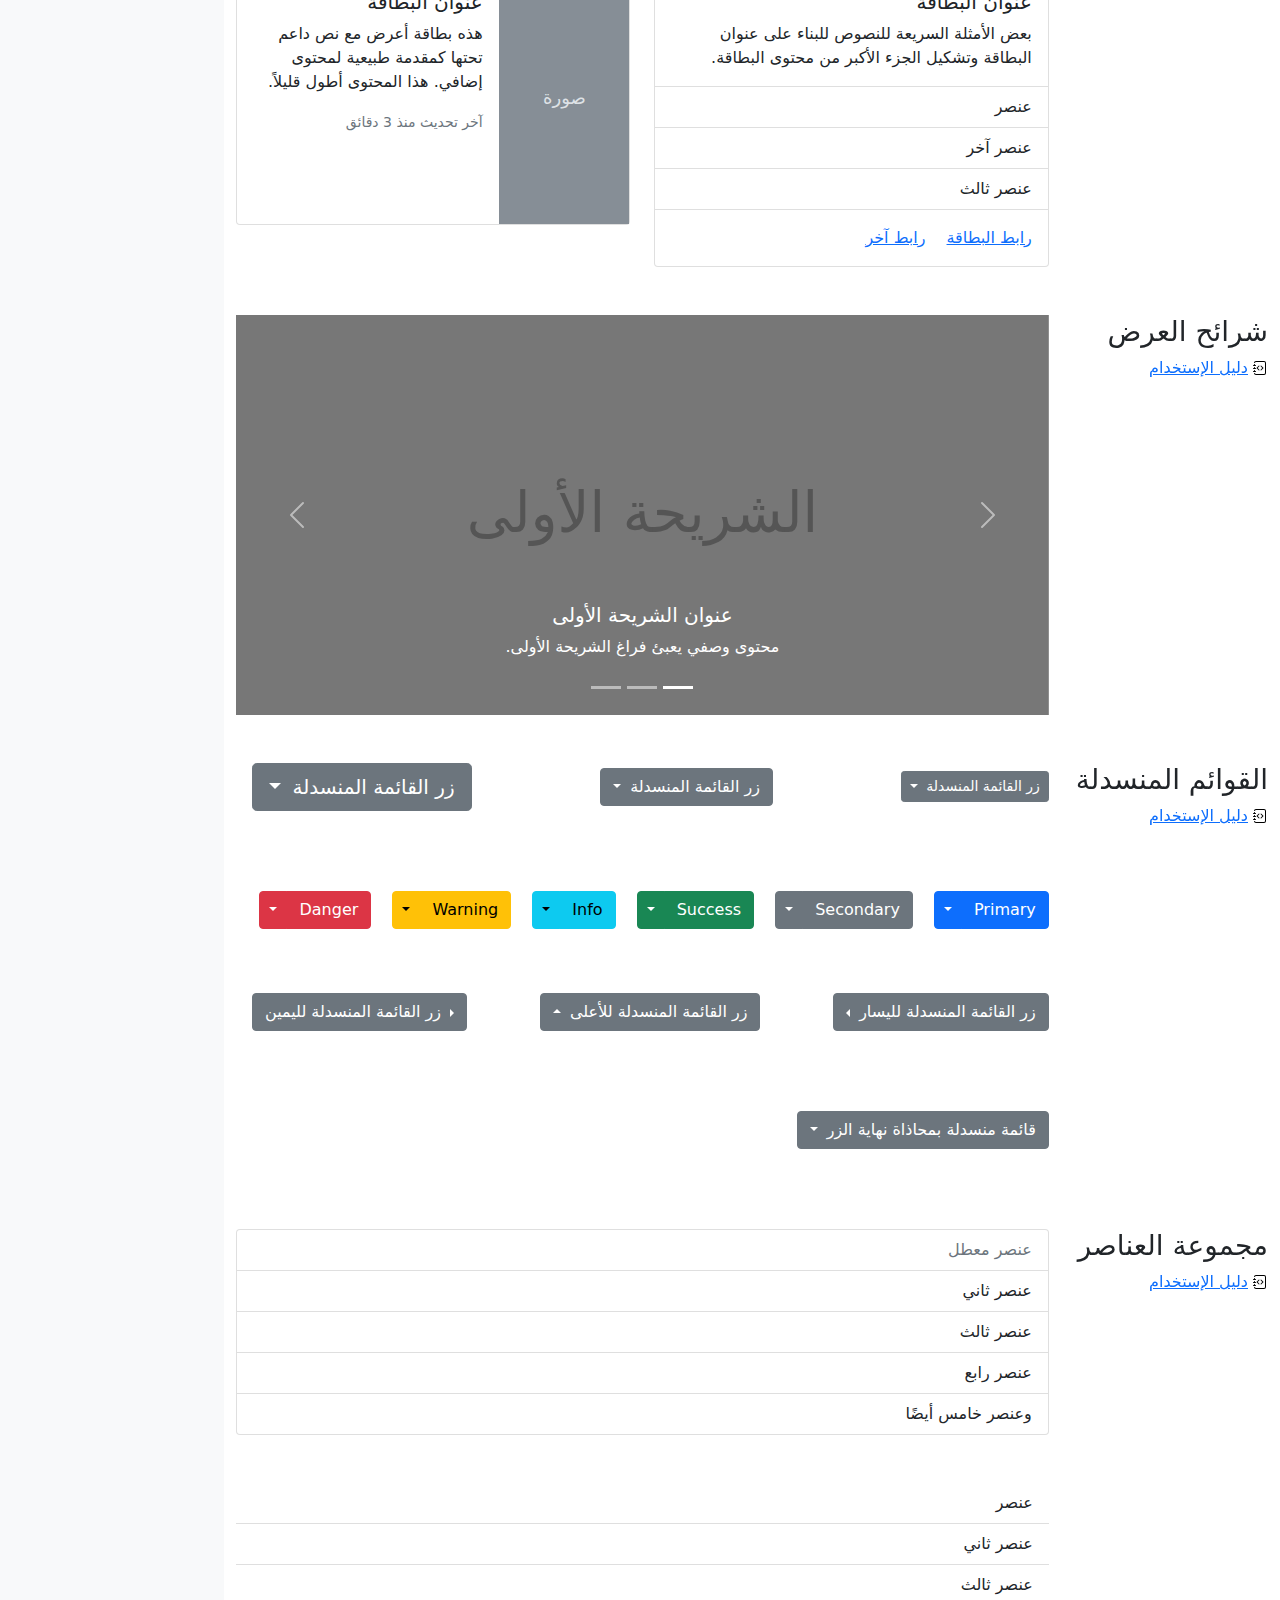
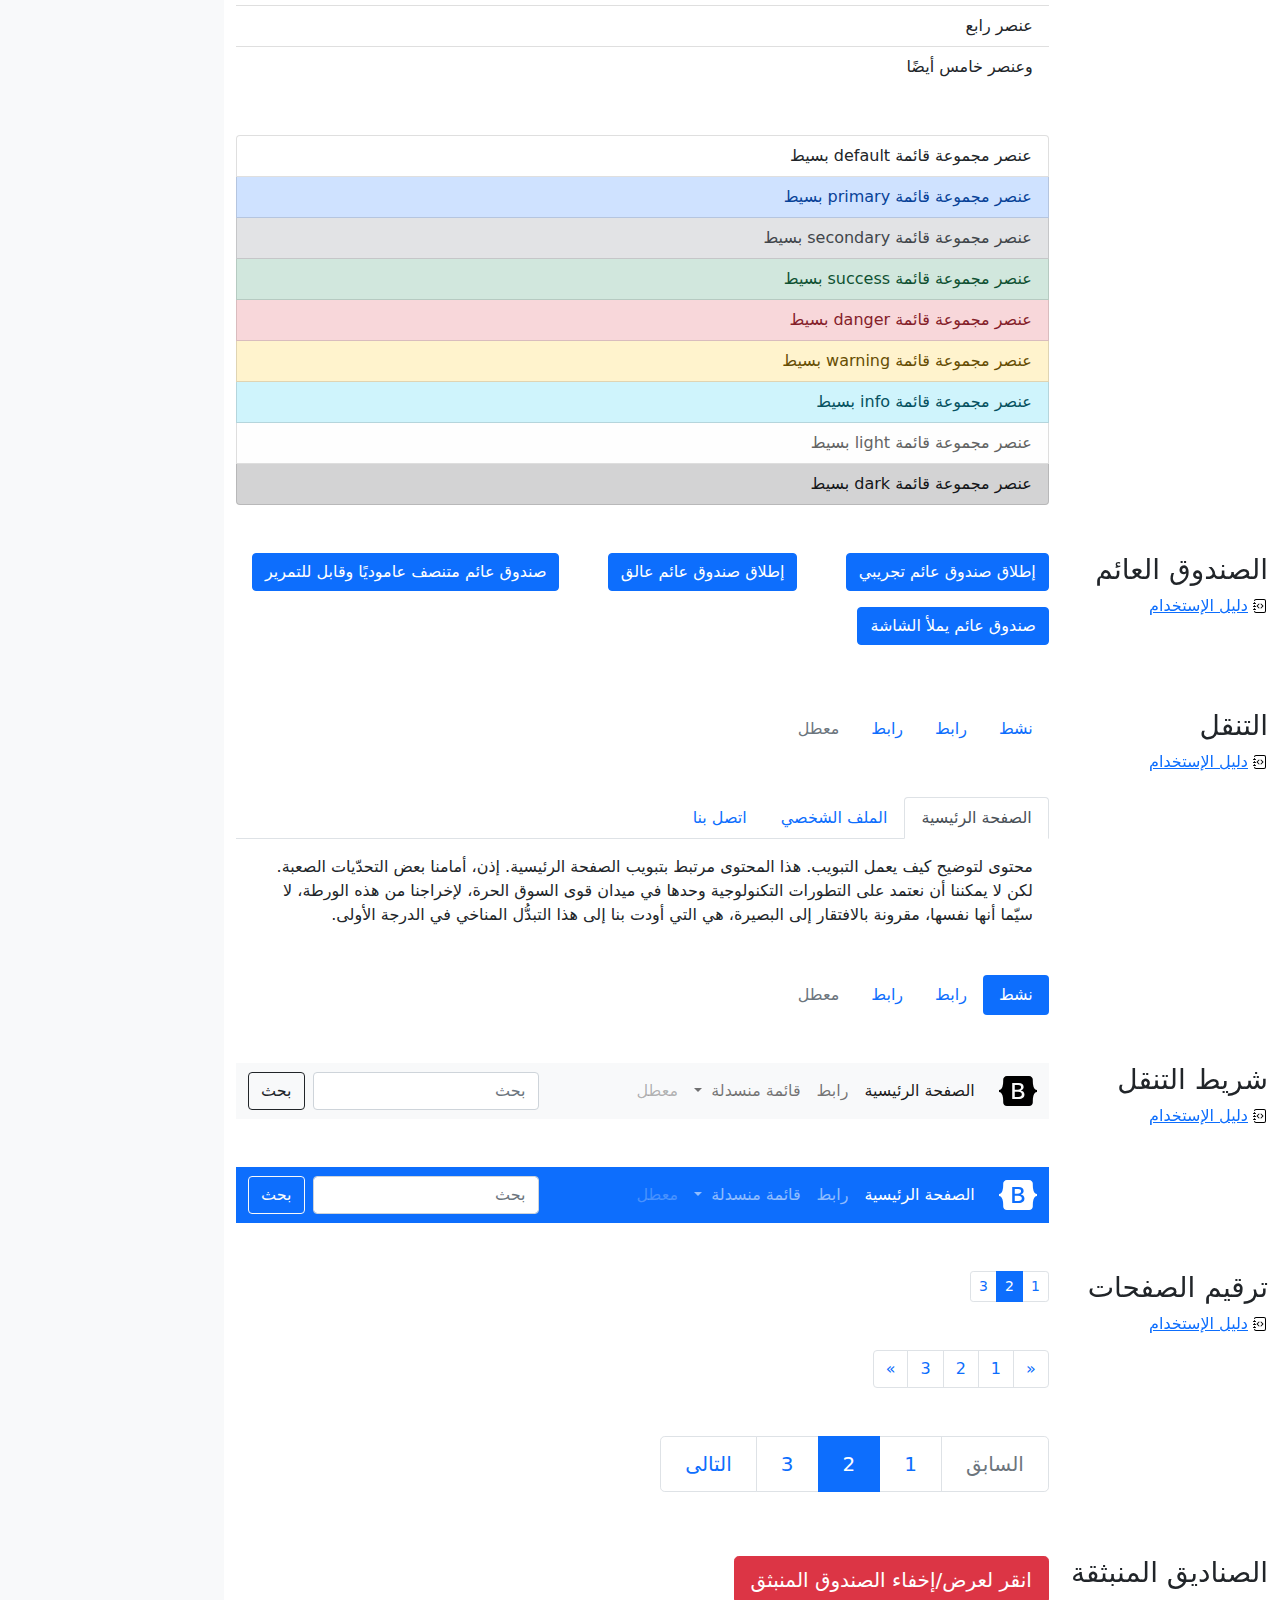
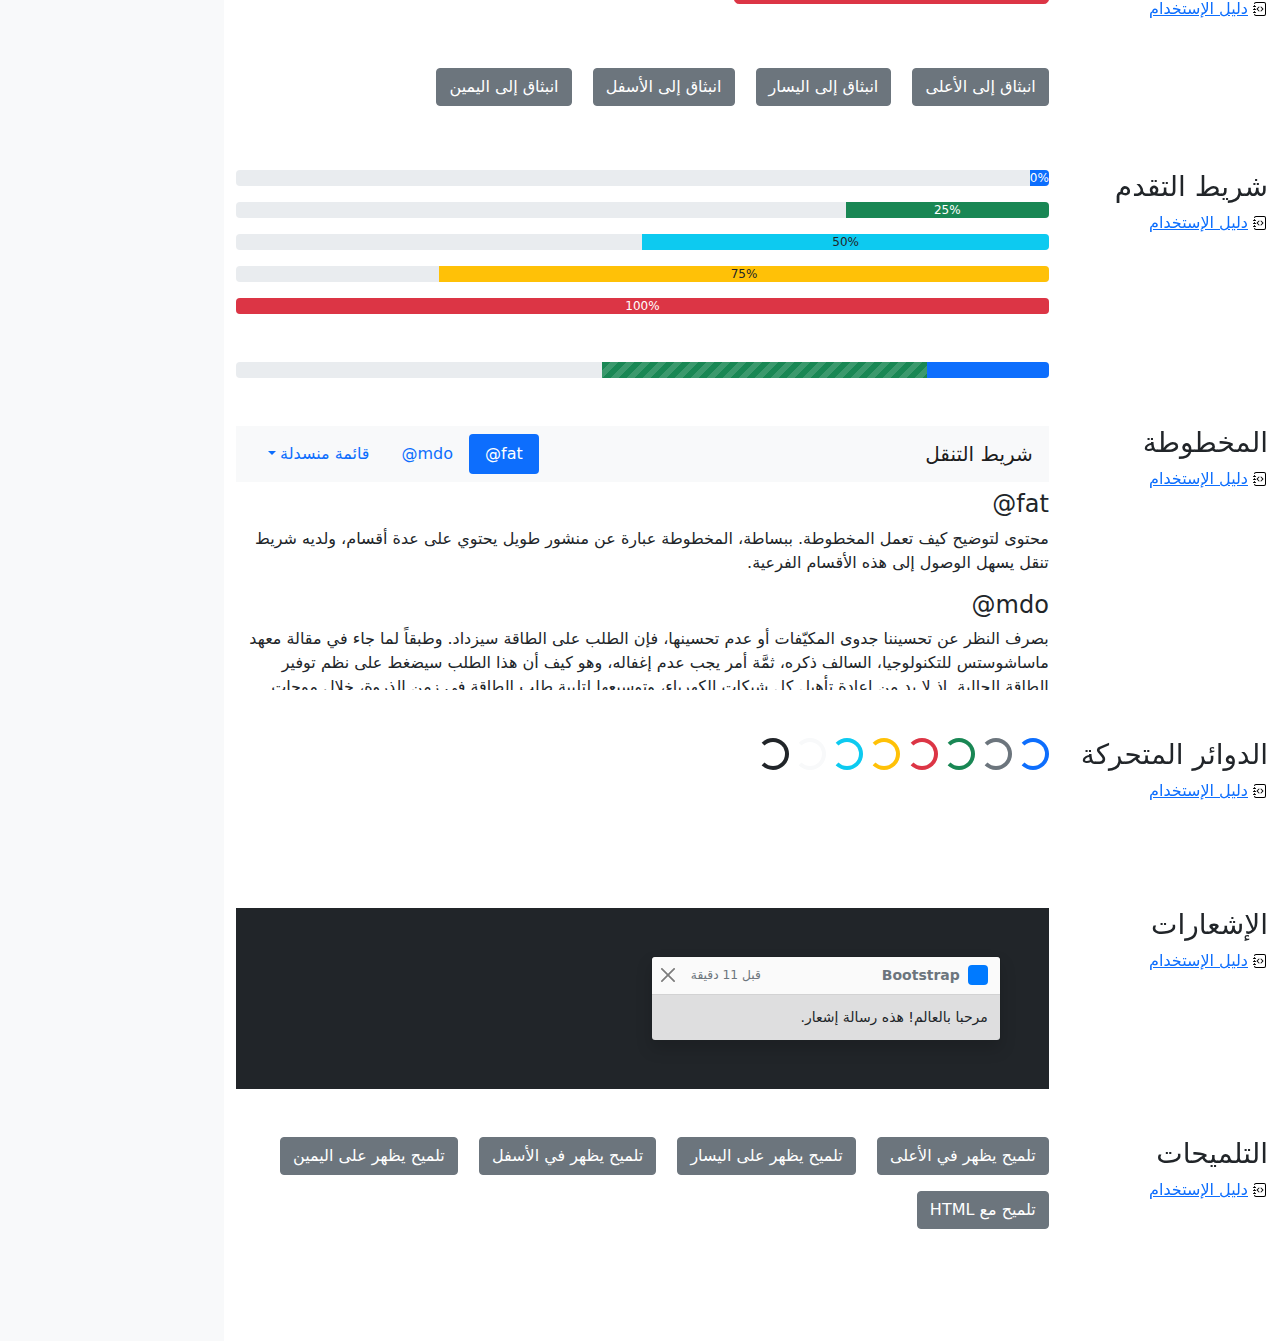
<file: BTP/bootstrap-5.1.3-examples/cheatsheet-rtl/index.html>
<!doctype html>
<html lang="ar" dir="rtl">
  <head>
    <meta charset="utf-8">
    <meta name="viewport" content="width=device-width, initial-scale=1">
    <meta name="description" content="">
    <meta name="author" content="Mark Otto, Jacob Thornton, and Bootstrap contributors">
    <meta name="generator" content="Hugo 0.88.1">
    <title>ورقة الغش · Bootstrap v5.1</title>

    <link rel="canonical" href="https://getbootstrap.com/docs/5.1/examples/cheatsheet-rtl/">

    

    <!-- Bootstrap core CSS -->
<link href="../assets/dist/css/bootstrap.rtl.min.css" rel="stylesheet">

    <style>
      .bd-placeholder-img {
        font-size: 1.125rem;
        text-anchor: middle;
        -webkit-user-select: none;
        -moz-user-select: none;
        user-select: none;
      }

      @media (min-width: 768px) {
        .bd-placeholder-img-lg {
          font-size: 3.5rem;
        }
      }
    </style>

    
    <!-- Custom styles for this template -->
    <link href="../cheatsheet/cheatsheet.rtl.css" rel="stylesheet">
  </head>
  <body class="bg-light">
    
<header class="bd-header bg-dark py-3 d-flex align-items-stretch border-bottom border-dark">
  <div class="container-fluid d-flex align-items-center">
    <h1 class="d-flex align-items-center fs-4 text-white mb-0">
      <img src="../assets/brand/bootstrap-logo-white.svg" width="38" height="30" class="me-3" alt="Bootstrap">
      ورقة الغش
    </h1>
    <a href="../examples/cheatsheet/" class="ms-auto link-light" hreflang="en">جدول بيانات LTR</a>
  </div>
</header>
<aside class="bd-aside sticky-xl-top text-muted align-self-start mb-3 mb-xl-5 px-2">
  <h2 class="h6 pt-4 pb-3 mb-4 border-bottom">على هذه الصفحة</h2>
  <nav class="small" id="toc">
    <ul class="list-unstyled">
      <li class="my-2">
        <button class="btn d-inline-flex align-items-center collapsed" data-bs-toggle="collapse" aria-expanded="false" data-bs-target="#contents-collapse" aria-controls="contents-collapse">المحتوى</button>
        <ul class="list-unstyled ps-3 collapse" id="contents-collapse">
          <li><a class="d-inline-flex align-items-center rounded" href="#typography">النصوص</a></li>
          <li><a class="d-inline-flex align-items-center rounded" href="#images">الصور</a></li>
          <li><a class="d-inline-flex align-items-center rounded" href="#tables">الجداول</a></li>
          <li><a class="d-inline-flex align-items-center rounded" href="#figures">النماذج البيانية</a></li>
        </ul>
      </li>
      <li class="my-2">
        <button class="btn d-inline-flex align-items-center collapsed" data-bs-toggle="collapse" aria-expanded="false" data-bs-target="#forms-collapse" aria-controls="forms-collapse">النماذج</button>
        <ul class="list-unstyled ps-3 collapse" id="forms-collapse">
          <li><a class="d-inline-flex align-items-center rounded" href="#overview">نظرة عامة</a></li>
          <li><a class="d-inline-flex align-items-center rounded" href="#disabled-forms">الحقول المعطلة</a></li>
          <li><a class="d-inline-flex align-items-center rounded" href="#sizing">الأحجام</a></li>
          <li><a class="d-inline-flex align-items-center rounded" href="#input-group">مجموعة الإدخال</a></li>
          <li><a class="d-inline-flex align-items-center rounded" href="#floating-labels">الحقول ذوي العناوين العائمة</a></li>
          <li><a class="d-inline-flex align-items-center rounded" href="#validation">التحقق</a></li>
        </ul>
      </li>
      <li class="my-2">
        <button class="btn d-inline-flex align-items-center collapsed" data-bs-toggle="collapse" aria-expanded="false" data-bs-target="#components-collapse" aria-controls="components-collapse">مكونات</button>
        <ul class="list-unstyled ps-3 collapse" id="components-collapse">
          <li><a class="d-inline-flex align-items-center rounded" href="#accordion">المطوية</a></li>
          <li><a class="d-inline-flex align-items-center rounded" href="#alerts">الإنذارات</a></li>
          <li><a class="d-inline-flex align-items-center rounded" href="#badge">الشارة</a></li>
          <li><a class="d-inline-flex align-items-center rounded" href="#breadcrumb">مسار التنقل التفصيلي</a></li>
          <li><a class="d-inline-flex align-items-center rounded" href="#buttons">الأزرار</a></li>
          <li><a class="d-inline-flex align-items-center rounded" href="#button-group">مجموعة الأزرار</a></li>
          <li><a class="d-inline-flex align-items-center rounded" href="#card">البطاقة</a></li>
          <li><a class="d-inline-flex align-items-center rounded" href="#carousel">شرائح العرض</a></li>
          <li><a class="d-inline-flex align-items-center rounded" href="#dropdowns">القوائم المنسدلة</a></li>
          <li><a class="d-inline-flex align-items-center rounded" href="#list-group">مجموعة العناصر</a></li>
          <li><a class="d-inline-flex align-items-center rounded" href="#modal">الصندوق العائم</a></li>
          <li><a class="d-inline-flex align-items-center rounded" href="#navs">التنقل</a></li>
          <li><a class="d-inline-flex align-items-center rounded" href="#navbar">شريط التنقل</a></li>
          <li><a class="d-inline-flex align-items-center rounded" href="#pagination">ترقيم الصفحات</a></li>
          <li><a class="d-inline-flex align-items-center rounded" href="#popovers">الصناديق المنبثقة</a></li>
          <li><a class="d-inline-flex align-items-center rounded" href="#progress">شريط التقدم</a></li>
          <li><a class="d-inline-flex align-items-center rounded" href="#scrollspy">المخطوطة</a></li>
          <li><a class="d-inline-flex align-items-center rounded" href="#spinners">الدوائر المتحركة</a></li>
          <li><a class="d-inline-flex align-items-center rounded" href="#toasts">الإشعارات</a></li>
          <li><a class="d-inline-flex align-items-center rounded" href="#tooltips">التلميحات</a></li>
        </ul>
      </li>
    </ul>
  </nav>
</aside>
<div class="bd-cheatsheet container-fluid bg-body">
  <section id="content">
    <h2 class="sticky-xl-top fw-bold pt-3 pt-xl-5 pb-2 pb-xl-3">المحتوى</h2>

    <article class="my-3" id="typography">
      <div class="bd-heading sticky-xl-top align-self-start mt-5 mb-3 mt-xl-0 mb-xl-2">
        <h3>النصوص</h3>
        <a class="d-flex align-items-center" hreflang="en" href="../content/typography/">دليل الإستخدام</a>
      </div>

      <div>
        <div class="bd-example">
        <p class="display-1">العرض 1</p>
        <p class="display-2">العرض 2</p>
        <p class="display-3">العرض 3</p>
        <p class="display-4">العرض 4</p>
        <p class="display-5">العرض 5</p>
        <p class="display-6">العرض 6</p>
        </div>

        <div class="bd-example">
        <p class="h1">عنوان 1</p>
        <p class="h2">عنوان 2</p>
        <p class="h3">عنوان 3</p>
        <p class="h4">عنوان 4</p>
        <p class="h5">عنوان 5</p>
        <p class="h6">عنوان 6</p>
        </div>

        <div class="bd-example">
        <p class="lead">
          هذه قطعة إملائية متميزة، فهي مصممة لتكون بارزة من بين القطع الإملائية الأخرى.
        </p>
        </div>

        <div class="bd-example">
        <p>يمكنك استخدام تصنيف mark <mark>لتحديد</mark> نص.</p>
        <p><del>من المفترض أن يتم التعامل مع هذا السطر كنص محذوف.</del></p>
        <p><s>من المفترض أن يتم التعامل مع هذا السطر على أنه لم يعد دقيقًا.</s></p>
        <p><ins>من المفترض أن يتم التعامل مع هذا السطر كإضافة إلى المستند.</ins></p>
        <p><u>سيتم عرض النص في هذا السطر كما وتحته خط.</u></p>
        <p><small>من المفترض أن يتم التعامل مع هذا السطر على أنه يحوي تفاصيل صغيرة.</small></p>
        <p><strong>هذا السطر يحوي نص عريض.</strong></p>
        <p><em>هذا السطر يحوي نص مائل.</em></p>
        </div>

        <div class="bd-example">
        <blockquote class="blockquote">
          <p>إقتباس مبهر، موضوع في عنصر blockquote</p>
          <footer class="blockquote-footer">شخص مشهور في <cite title= "عنوان المصدر"> عنوان المصدر </cite></footer>
        </blockquote>
        </div>

        <div class="bd-example">
        <ul class="list-unstyled">
          <li>هذه قائمة عناصر.</li>
          <li>بالرغم من أنها مصممة كي لا تظهر كذلك.</li>
          <li>إلا أنها مجهزة كـ قائمة خلف الكواليس</li>
          <li>هذا التصميم ينطبق فقد على القائمة الرئيسية</li>
          <li>القوائم الفرعية
            <ul>
              <li>لا تتأثر بهذا التصميم</li>
              <li>فهي تظهر عليها علامات الترقيم</li>
              <li>وتحتوي على مساحة فارغة بجوارها</li>
            </ul>
          </li>
          <li>قد يكون هذا التصميم مفيدًا في بعض الأحيان.</li>
        </ul>
        </div>

        <div class="bd-example">
        <ul class="list-inline">
          <li class="list-inline-item">هذا عنصر في قائمة.</li>
          <li class="list-inline-item">وهذا أيضًا.</li>
          <li class="list-inline-item">لكنهم يظهرون متجاورين.</li>
        </ul>
        </div>
      </div>
    </article>
    <article class="my-3" id="images">
      <div class="bd-heading sticky-xl-top align-self-start mt-5 mb-3 mt-xl-0 mb-xl-2">
        <h3>الصور</h3>
        <a class="d-flex align-items-center" hreflang="en" href="../content/images/">دليل الإستخدام</a>
      </div>

      <div>
        <div class="bd-example">
        <svg class="bd-placeholder-img bd-placeholder-img-lg img-fluid" width="100%" height="250" xmlns="http://www.w3.org/2000/svg" role="img" aria-label="Placeholder: صورة مستجيبة" preserveAspectRatio="xMidYMid slice" focusable="false"><title>Placeholder</title><rect width="100%" height="100%" fill="#868e96"/><text x="50%" y="50%" fill="#dee2e6" dy=".3em">صورة مستجيبة</text></svg>

        </div>

        <div class="bd-example">
        <svg class="bd-placeholder-img img-thumbnail" width="200" height="200" xmlns="http://www.w3.org/2000/svg" role="img" aria-label="صورة عنصر نائب مربع عام مع حدود بيضاء حولها ، مما يجعلها تشبه صورة تم التقاطها بكاميرا فورية قديمة: 200x200" preserveAspectRatio="xMidYMid slice" focusable="false"><title>صورة عنصر نائب مربع عام مع حدود بيضاء حولها ، مما يجعلها تشبه صورة تم التقاطها بكاميرا فورية قديمة</title><rect width="100%" height="100%" fill="#868e96"/><text x="50%" y="50%" fill="#dee2e6" dy=".3em">200x200</text></svg>

        </div>
      </div>
    </article>
    <article class="my-3" id="tables">
      <div class="bd-heading sticky-xl-top align-self-start mt-5 mb-3 mt-xl-0 mb-xl-2">
        <h3>الجداول</h3>
        <a class="d-flex align-items-center" hreflang="en" href="../content/tables/">دليل الإستخدام</a>
      </div>

      <div>
        <div class="bd-example">
        <table class="table table-striped">
          <thead>
          <tr>
            <th scope="col">#</th>
            <th scope="col">الاسم الاول</th>
            <th scope="col">الكنية</th>
            <th scope="col">الاسم المستعار</th>
          </tr>
          </thead>
          <tbody>
          <tr>
            <th scope="row">1</th>
            <td>Mark</td>
            <td>Otto</td>
            <td><bdo lang="en" dir="ltr">@mdo</bdo></td>
          </tr>
          <tr>
            <th scope="row">2</th>
            <td>Jacob</td>
            <td>Thornton</td>
            <td><bdo lang="en" dir="ltr">@fat</bdo></td>
          </tr>
          <tr>
            <th scope="row">3</th>
            <td colspan="2">Larry the Bird</td>
            <td><bdo lang="en" dir="ltr">@twitter</bdo></td>
          </tr>
          </tbody>
        </table>
        </div>

        <div class="bd-example">
        <table class="table table-dark table-borderless">
          <thead>
          <tr>
            <th scope="col">#</th>
            <th scope="col">الاسم الاول</th>
            <th scope="col">الكنية</th>
            <th scope="col">الاسم المستعار</th>
          </tr>
          </thead>
          <tbody>
          <tr>
            <th scope="row">1</th>
            <td>Mark</td>
            <td>Otto</td>
            <td><bdo lang="en" dir="ltr">@mdo</bdo></td>
          </tr>
          <tr>
            <th scope="row">2</th>
            <td>Jacob</td>
            <td>Thornton</td>
            <td><bdo lang="en" dir="ltr">@fat</bdo></td>
          </tr>
          <tr>
            <th scope="row">3</th>
            <td colspan="2">Larry the Bird</td>
            <td><bdo lang="en" dir="ltr">@twitter</bdo></td>
          </tr>
          </tbody>
        </table>
        </div>

        <div class="bd-example">
        <table class="table table-hover">
          <thead>
          <tr>
            <th scope="col">Class</th>
            <th scope="col">عنوان</th>
            <th scope="col">عنوان</th>
          </tr>
          </thead>
          <tbody>
          <tr>
            <th scope="row">Default</th>
            <td>خلية</td>
            <td>خلية</td>
          </tr>
          
          <tr class="table-primary">
            <th scope="row">Primary</th>
            <td>خلية</td>
            <td>خلية</td>
          </tr>
          <tr class="table-secondary">
            <th scope="row">Secondary</th>
            <td>خلية</td>
            <td>خلية</td>
          </tr>
          <tr class="table-success">
            <th scope="row">Success</th>
            <td>خلية</td>
            <td>خلية</td>
          </tr>
          <tr class="table-danger">
            <th scope="row">Danger</th>
            <td>خلية</td>
            <td>خلية</td>
          </tr>
          <tr class="table-warning">
            <th scope="row">Warning</th>
            <td>خلية</td>
            <td>خلية</td>
          </tr>
          <tr class="table-info">
            <th scope="row">Info</th>
            <td>خلية</td>
            <td>خلية</td>
          </tr>
          <tr class="table-light">
            <th scope="row">Light</th>
            <td>خلية</td>
            <td>خلية</td>
          </tr>
          <tr class="table-dark">
            <th scope="row">Dark</th>
            <td>خلية</td>
            <td>خلية</td>
          </tr>
          </tbody>
        </table>
        </div>

        <div class="bd-example">
        <table class="table table-sm table-bordered">
          <thead>
          <tr>
            <th scope="col">#</th>
            <th scope="col">الاسم الاول</th>
            <th scope="col">الكنية</th>
            <th scope="col">الاسم المستعار</th>
          </tr>
          </thead>
          <tbody>
          <tr>
            <th scope="row">1</th>
            <td>Mark</td>
            <td>Otto</td>
            <td><bdo lang="en" dir="ltr">@mdo</bdo></td>
          </tr>
          <tr>
            <th scope="row">2</th>
            <td>Jacob</td>
            <td>Thornton</td>
            <td><bdo lang="en" dir="ltr">@fat</bdo></td>
          </tr>
          <tr>
            <th scope="row">3</th>
            <td colspan="2">Larry the Bird</td>
            <td><bdo lang="en" dir="ltr">@twitter</bdo></td>
          </tr>
          </tbody>
        </table>
        </div>
      </div>
    </article>
    <article class="my-3" id="figures">
      <div class="bd-heading sticky-xl-top align-self-start mt-5 mb-3 mt-xl-0 mb-xl-2">
        <h3>النماذج البيانية</h3>
        <a class="d-flex align-items-center" hreflang="en" href="../content/figures/">دليل الإستخدام</a>
      </div>

      <div>
        <div class="bd-example">
        <figure class="figure">
          <svg class="bd-placeholder-img figure-img img-fluid rounded" width="400" height="300" xmlns="http://www.w3.org/2000/svg" role="img" aria-label="Placeholder: 400x300" preserveAspectRatio="xMidYMid slice" focusable="false"><title>Placeholder</title><rect width="100%" height="100%" fill="#868e96"/><text x="50%" y="50%" fill="#dee2e6" dy=".3em">400x300</text></svg>

          <figcaption class="figure-caption">شرح للصورة أعلاه.</figcaption>
        </figure>
        </div>
      </div>
    </article>
  </section>

  <section id="forms">
    <h2 class="sticky-xl-top fw-bold pt-3 pt-xl-5 pb-2 pb-xl-3">النماذج</h2>

    <article class="my-3" id="overview">
      <div class="bd-heading sticky-xl-top align-self-start mt-5 mb-3 mt-xl-0 mb-xl-2">
        <h3>نظرة عامة</h3>
        <a class="d-flex align-items-center" hreflang="en" href="../forms/overview/">دليل الإستخدام</a>
      </div>

      <div>
        <div class="bd-example">
        <form>
          <div class="mb-3">
            <label for="exampleInputEmail1" class="form-label">البريد الإلكتروني</label>
            <input type="email" class="form-control" id="exampleInputEmail1" aria-describedby="emailHelp">
            <div id="emailHelp" class="form-text">لن نقوم بمشاركة بريدك الإلكتروني مع أي شخص آخر.</div>
          </div>
          <div class="mb-3">
            <label for="exampleInputPassword1" class="form-label">كلمة السر</label>
            <input type="password" class="form-control" id="exampleInputPassword1">
          </div>
          <div class="mb-3 form-check">
            <input type="checkbox" class="form-check-input" id="exampleCheck1">
            <label class="form-check-label" for="exampleCheck1">اخترني</label>
          </div>
          <fieldset class="mb-3">
            <legend>أزرار الاختيار الأحادي</legend>
            <div class="form-check">
              <input type="radio" name="radios" class="form-check-input" id="exampleRadio1" checked>
              <label class="form-check-label" for="exampleRadio1">الخيار الافتراضي</label>
            </div>
            <div class="mb-3 form-check">
              <input type="radio" name="radios" class="form-check-input" id="exampleRadio2">
              <label class="form-check-label" for="exampleRadio2">خيار آخر</label>
            </div>
          </fieldset>
          <div class="mb-3">
            <label class="form-label" for="customFile">رفع</label>
            <input type="file" class="form-control" id="customFile">
          </div>
          <div class="mb-3 form-check form-switch">
            <input class="form-check-input" type="checkbox" role="switch" id="flexSwitchCheckChecked" checked>
            <label class="form-check-label" for="flexSwitchCheckChecked">زر على شكل مفتاح اختيار.</label>
          </div>
          <div class="mb-3">
            <label for="customRange3" class="form-label">مثال على حقل اختيار نطاقي</label>
            <input type="range" class="form-range" min="0" max="5" step="0.5" id="customRange3">
          </div>
          <button type="submit" class="btn btn-primary">إرسال</button>
        </form>
        </div>
      </div>
    </article>
    <article class="my-3" id="disabled-forms">
      <div class="bd-heading sticky-xl-top align-self-start mt-5 mb-3 mt-xl-0 mb-xl-2">
        <h3>الحقول المعطلة</h3>
        <a class="d-flex align-items-center" hreflang="en" href="../forms/overview/#disabled-forms">دليل الإستخدام</a>
      </div>

      <div>
        <div class="bd-example">
        <form>
          <fieldset disabled aria-label="مثال على مجموعة الحقول المعطلة">
            <div class="mb-3">
              <label for="disabledTextInput" class="form-label">حقل إدخال معطل</label>
              <input type="text" id="disabledTextInput" class="form-control" placeholder="حقل إدخال معطل">
            </div>
            <div class="mb-3">
              <label for="disabledSelect" class="form-label">قائمة اختيار معطلة</label>
              <select id="disabledSelect" class="form-select">
                <option>خيار معطل</option>
              </select>
            </div>
            <div class="mb-3">
              <div class="form-check">
                <input class="form-check-input" type="checkbox" id="disabledFieldsetCheck" disabled>
                <label class="form-check-label" for="disabledFieldsetCheck">
                  زر اختيار معطل
                </label>
              </div>
            </div>
            <fieldset class="mb-3">
              <legend>أزرار اختيار أحادي معطلين</legend>
              <div class="form-check">
                <input type="radio" name="radios" class="form-check-input" id="disabledRadio1" disabled>
                <label class="form-check-label" for="disabledRadio1">خيار معطل</label>
              </div>
              <div class="mb-3 form-check">
                <input type="radio" name="radios" class="form-check-input" id="disabledRadio2" disabled>
                <label class="form-check-label" for="disabledRadio2">خيار آخر معطل</label>
              </div>
            </fieldset>
            <div class="mb-3">
              <label class="form-label" for="disabledCustomFile">رفع معطل</label>
              <input type="file" class="form-control" id="disabledCustomFile" disabled>
            </div>
            <div class="mb-3 form-check form-switch">
              <input class="form-check-input" type="checkbox" role="switch" id="disabledSwitchCheckChecked" checked disabled>
              <label class="form-check-label" for="disabledSwitchCheckChecked">زر معطل على شكل مفتاح اختيار.</label>
            </div>
            <div class="mb-3">
              <label for="disabledRange" class="form-label">حقل اختيار نطاقي معطل</label>
              <input type="range" class="form-range" min="0" max="5" step="0.5" id="disabledRange">
            </div>
            <button type="submit" class="btn btn-primary">إرسال</button>
          </fieldset>
        </form>
        </div>
      </div>
    </article>
    <article class="my-3" id="sizing">
      <div class="bd-heading sticky-xl-top align-self-start mt-5 mb-3 mt-xl-0 mb-xl-2">
        <h3>الأحجام</h3>
        <a class="d-flex align-items-center" hreflang="en" href="../forms/form-control/#sizing">دليل الإستخدام</a>
      </div>

      <div>
        <div class="bd-example">
        <div class="mb-3">
          <input class="form-control form-control-lg" type="text" placeholder="حقل إدخال كبير" aria-label=".form-control-lg مثال">
        </div>
        <div class="mb-3">
          <select class="form-select form-select-lg mb-3" aria-label=".form-select-lg مثال">
            <option selected>افتح قائمة الاختيار هذه</option>
            <option value="1">واحد</option>
            <option value="2">اثنان</option>
            <option value="3">ثلاثة</option>
          </select>
        </div>
        <div class="mb-3">
          <input type="file" class="form-control form-control-lg" aria-label="مثال على إدخال ملف كبير">
        </div>
        </div>

        <div class="bd-example">
        <div class="mb-3">
          <input class="form-control form-control-sm" type="text" placeholder="حقل إدخال صغير" aria-label=".form-control-sm مثال">
        </div>
        <div class="mb-3">
          <select class="form-select form-select-sm" aria-label=".form-select-sm مثال">
            <option selected>افتح قائمة الاختيار هذه</option>
            <option value="1">واحد</option>
            <option value="2">اثنان</option>
            <option value="3">ثلاثة</option>
          </select>
        </div>
        <div class="mb-3">
          <input type="file" class="form-control form-control-sm" aria-label="مثال على إدخال ملف صغير">
        </div>
        </div>
      </div>
    </article>
    <article class="my-3" id="input-group">
      <div class="bd-heading sticky-xl-top align-self-start mt-5 mb-3 mt-xl-0 mb-xl-2">
        <h3>مجموعة الإدخال</h3>
        <a class="d-flex align-items-center" hreflang="en" href="../forms/input-group/">دليل الإستخدام</a>
      </div>

      <div>
        <div class="bd-example">
        <div class="input-group mb-3">
          <span class="input-group-text" id="basic-addon1">أنا اسمي</span>
          <input type="text" class="form-control" placeholder="فلان الفلاني" aria-label="الاسم" aria-describedby="basic-addon1">
        </div>
        <div class="input-group mb-3">
          <input type="text" class="form-control" placeholder="أنا أحب الكعك والقهوة" aria-label="الطعام المفضل" aria-describedby="basic-addon2">
          <span class="input-group-text" id="basic-addon2">وغيرها</span>
        </div>
        <label for="basic-url" class="form-label">عنوان حسابك الشخصي</label>
        <div class="input-group mb-3">
          <input type="text" class="form-control" id="basic-url" aria-describedby="basic-addon3">
          <span class="input-group-text" id="basic-addon3"><bdo lang="en" dir="ltr">https://example.com/users/</bdo></span>
        </div>
        <div class="input-group mb-3">
          <span class="input-group-text"><bdo lang="en" dir="ltr">.00</bdo></span>
          <input type="text" class="form-control" aria-label="المبلغ (لأقرب دولار)">
          <span class="input-group-text">$</span>
        </div>
        <div class="input-group">
          <span class="input-group-text">مع textarea</span>
          <textarea class="form-control" aria-label="مع textarea"></textarea>
        </div>
        </div>
      </div>
    </article>
    <article class="my-3" id="floating-labels">
      <div class="bd-heading sticky-xl-top align-self-start mt-5 mb-3 mt-xl-0 mb-xl-2">
        <h3>الحقول ذوي العناوين العائمة</h3>
        <a class="d-flex align-items-center" href="../forms/floating-labels/">دليل الإستخدام</a>
      </div>

      <div>
        <div class="bd-example">
        <form>
          <div class="form-floating mb-3">
            <input type="email" class="form-control" id="floatingInput" placeholder="name@example.com">
            <label for="floatingInput">البريد الالكتروني</label>
          </div>
          <div class="form-floating">
            <input type="password" class="form-control" id="floatingPassword" placeholder="كلمة السر">
            <label for="floatingPassword">كلمة السر</label>
          </div>
        </form>
        </div>
      </div>
    </article>
    <article class="my-3" id="validation">
      <div class="bd-heading sticky-xl-top align-self-start mt-5 mb-3 mt-xl-0 mb-xl-2">
        <h3>التحقق</h3>
        <a class="d-flex align-items-center" hreflang="en" href="../forms/validation/">دليل الإستخدام</a>
      </div>

      <div>
        <div class="bd-example">
        <form class="row g-3">
          <div class="col-md-4">
            <label for="validationServer01" class="form-label">الاسم الاول</label>
            <input type="text" class="form-control is-valid" id="validationServer01" value="Mark" required>
            <div class="valid-feedback">
              يبدو صحيحًا!
            </div>
          </div>
          <div class="col-md-4">
            <label for="validationServer02" class="form-label">الكنية</label>
            <input type="text" class="form-control is-valid" id="validationServer02" value="Otto" required>
            <div class="valid-feedback">
              يبدو صحيحًا!
            </div>
          </div>
          <div class="col-md-4">
            <label for="validationServerUsername" class="form-label">اسم المستخدم</label>
            <div class="input-group has-validation">
              <input type="text" class="form-control is-invalid" id="validationServerUsername" aria-describedby="inputGroupPrepend3" required>
              <span class="input-group-text" id="inputGroupPrepend3">@</span>
              <div class="invalid-feedback">
                يرجى اختيار اسم مستخدم.
              </div>
            </div>
          </div>
          <div class="col-md-6">
            <label for="validationServer03" class="form-label">مدينة</label>
            <input type="text" class="form-control is-invalid" id="validationServer03" required>
            <div class="invalid-feedback">
              يرجى إدخال مدينة صحيحة.
            </div>
          </div>
          <div class="col-md-3">
            <label for="validationServer04" class="form-label">حالة</label>
            <select class="form-select is-invalid" id="validationServer04" required>
              <option selected disabled value="">اختر...</option>
              <option>...</option>
            </select>
            <div class="invalid-feedback">
              يرجى اختيار ولاية صحيحة.
            </div>
          </div>
          <div class="col-md-3">
            <label for="validationServer05" class="form-label">الرمز البريدي</label>
            <input type="text" class="form-control is-invalid" id="validationServer05" required>
            <div class="invalid-feedback">
              يرجى إدخال رمز بريدي صحيح.
            </div>
          </div>
          <div class="col-12">
            <div class="form-check">
              <input class="form-check-input is-invalid" type="checkbox" value="" id="invalidCheck3" required>
              <label class="form-check-label" for="invalidCheck3">
                أوافق على الشروط والأحكام
              </label>
              <div class="invalid-feedback">
                تجب الموافقة قبل إرسال النموذج.
              </div>
            </div>
          </div>
          <div class="col-12">
            <button class="btn btn-primary" type="submit">إرسال النموذج</button>
          </div>
        </form>
        </div>
      </div>
    </article>
  </section>

  <section id="components">
    <h2 class="sticky-xl-top fw-bold pt-3 pt-xl-5 pb-2 pb-xl-3">العناصر</h2>

    <article class="my-3" id="accordion">
      <div class="bd-heading sticky-xl-top align-self-start mt-5 mb-3 mt-xl-0 mb-xl-2">
        <h3>المطوية</h3>
        <a class="d-flex align-items-center" hreflang="en" href="../components/accordion/">دليل الإستخدام</a>
      </div>

      <div>
        <div class="bd-example">
        <div class="accordion" id="accordionExample">
          <div class="accordion-item">
            <h4 class="accordion-header" id="headingOne">
              <button class="accordion-button" type="button" data-bs-toggle="collapse" data-bs-target="#collapseOne" aria-expanded="true" aria-controls="collapseOne">
                عنصر المطوية الأول
              </button>
            </h4>
            <div id="collapseOne" class="accordion-collapse collapse show" aria-labelledby="headingOne" data-bs-parent="#accordionExample">
              <div class="accordion-body">
                <strong>هذا هو محتوى عنصر المطوية الأول.</strong> سيكون المحتوى مخفيًا بشكل إفتراضي حتى يقوم Bootstrap بإضافة الكلاسات اللازمة لكل عنصر في المطوية. هذه الكلاسات تتحكم بالمظهر العام ووتتحكم أيضا بإظهار وإخفاء أقسام المطوية عبر حركات CSS الإنتقالية. يمكنك تعديل أي من هذه عبر كلاسات CSS خاصة بك، او عبر تغيير القيم الإفتراضية المقدمة من Bootsrap. من الجدير بالذكر أنه يمكن وضع أي كود HTML هنا، ولكن الحركة الإنتقالية قد تحد من الoverflow.
              </div>
            </div>
          </div>
          <div class="accordion-item">
            <h4 class="accordion-header" id="headingTwo">
              <button class="accordion-button collapsed" type="button" data-bs-toggle="collapse" data-bs-target="#collapseTwo" aria-expanded="false" aria-controls="collapseTwo">
                عنصر المطوية الثاني
              </button>
            </h4>
            <div id="collapseTwo" class="accordion-collapse collapse" aria-labelledby="headingTwo" data-bs-parent="#accordionExample">
              <div class="accordion-body">
                <strong>هذا هو محتوى عنصر المطوية الثاني.</strong> سيكون المحتوى مخفيًا بشكل إفتراضي حتى يقوم Bootstrap بإضافة الكلاسات اللازمة لكل عنصر في المطوية. هذه الكلاسات تتحكم بالمظهر العام ووتتحكم أيضا بإظهار وإخفاء أقسام المطوية عبر حركات CSS الإنتقالية. يمكنك تعديل أي من هذه عبر كلاسات CSS خاصة بك، او عبر تغيير القيم الإفتراضية المقدمة من Bootsrap. من الجدير بالذكر أنه يمكن وضع أي كود HTML هنا، ولكن الحركة الإنتقالية قد تحد من الoverflow.
              </div>
            </div>
          </div>
          <div class="accordion-item">
            <h4 class="accordion-header" id="headingThree">
              <button class="accordion-button collapsed" type="button" data-bs-toggle="collapse" data-bs-target="#collapseThree" aria-expanded="false" aria-controls="collapseThree">
                عنصر المطوية الثالث
              </button>
            </h4>
            <div id="collapseThree" class="accordion-collapse collapse" aria-labelledby="headingThree" data-bs-parent="#accordionExample">
              <div class="accordion-body">
                <strong>هذا هو محتوى عنصر المطوية الثالث.</strong> سيكون المحتوى مخفيًا بشكل إفتراضي حتى يقوم Bootstrap بإضافة الكلاسات اللازمة لكل عنصر في المطوية. هذه الكلاسات تتحكم بالمظهر العام ووتتحكم أيضا بإظهار وإخفاء أقسام المطوية عبر حركات CSS الإنتقالية. يمكنك تعديل أي من هذه عبر كلاسات CSS خاصة بك، او عبر تغيير القيم الإفتراضية المقدمة من Bootsrap. من الجدير بالذكر أنه يمكن وضع أي كود HTML هنا، ولكن الحركة الإنتقالية قد تحد من الoverflow.
              </div>
            </div>
          </div>
        </div>
        </div>
      </div>
    </article>
    <article class="my-3" id="alerts">
      <div class="bd-heading sticky-xl-top align-self-start mt-5 mb-3 mt-xl-0 mb-xl-2">
        <h3>الإنذارات</h3>
        <a class="d-flex align-items-center" hreflang="en" href="../components/alerts/">دليل الإستخدام</a>
      </div>

      <div>
        <div class="bd-example">
        
        <div class="alert alert-primary alert-dismissible fade show" role="alert">
          تنبيه primary بسيط مع <a href="#" class="alert-link">رابط مثال</a>. أعطها نقرة إذا أردت.
          <button type="button" class="btn-close" data-bs-dismiss="alert" aria-label="قريب"></button>
        </div>
        <div class="alert alert-secondary alert-dismissible fade show" role="alert">
          تنبيه secondary بسيط مع <a href="#" class="alert-link">رابط مثال</a>. أعطها نقرة إذا أردت.
          <button type="button" class="btn-close" data-bs-dismiss="alert" aria-label="قريب"></button>
        </div>
        <div class="alert alert-success alert-dismissible fade show" role="alert">
          تنبيه success بسيط مع <a href="#" class="alert-link">رابط مثال</a>. أعطها نقرة إذا أردت.
          <button type="button" class="btn-close" data-bs-dismiss="alert" aria-label="قريب"></button>
        </div>
        <div class="alert alert-danger alert-dismissible fade show" role="alert">
          تنبيه danger بسيط مع <a href="#" class="alert-link">رابط مثال</a>. أعطها نقرة إذا أردت.
          <button type="button" class="btn-close" data-bs-dismiss="alert" aria-label="قريب"></button>
        </div>
        <div class="alert alert-warning alert-dismissible fade show" role="alert">
          تنبيه warning بسيط مع <a href="#" class="alert-link">رابط مثال</a>. أعطها نقرة إذا أردت.
          <button type="button" class="btn-close" data-bs-dismiss="alert" aria-label="قريب"></button>
        </div>
        <div class="alert alert-info alert-dismissible fade show" role="alert">
          تنبيه info بسيط مع <a href="#" class="alert-link">رابط مثال</a>. أعطها نقرة إذا أردت.
          <button type="button" class="btn-close" data-bs-dismiss="alert" aria-label="قريب"></button>
        </div>
        <div class="alert alert-light alert-dismissible fade show" role="alert">
          تنبيه light بسيط مع <a href="#" class="alert-link">رابط مثال</a>. أعطها نقرة إذا أردت.
          <button type="button" class="btn-close" data-bs-dismiss="alert" aria-label="قريب"></button>
        </div>
        <div class="alert alert-dark alert-dismissible fade show" role="alert">
          تنبيه dark بسيط مع <a href="#" class="alert-link">رابط مثال</a>. أعطها نقرة إذا أردت.
          <button type="button" class="btn-close" data-bs-dismiss="alert" aria-label="قريب"></button>
        </div>
        </div>

        <div class="bd-example">
        <div class="alert alert-success" role="alert">
          <h4 class="alert-heading">أحسنت!</h4>
          <p>لقد نجحت في قراءة رسالة التنبيه المهمة هذه. سيتم تشغيل نص المثال هذا لفترة أطول قليلاً حتى تتمكن من رؤية كيفية عمل التباعد داخل التنبيه مع هذا النوع من المحتوى.</p>
          <hr>
          <p class="mb-0">كلما احتجت إلى ذلك ، تأكد من استخدام أدوات الهامش للحفاظ على الأشياء لطيفة ومرتبة.</p>
        </div>
        </div>
      </div>
    </article>
    <article class="my-3" id="badge">
      <div class="bd-heading sticky-xl-top align-self-start mt-5 mb-3 mt-xl-0 mb-xl-2">
        <h3>الشارة</h3>
        <a class="d-flex align-items-center" hreflang="en" href="../components/badge/">دليل الإستخدام</a>
      </div>

      <div>
        <div class="bd-example">
        <p class="h1">مثال على عنوان <span class="badge bg-primary">جديد</span></p>
        <p class="h2">مثال على عنوان <span class="badge bg-secondary">جديد</span></p>
        <p class="h3">مثال على عنوان <span class="badge bg-success">جديد</span></p>
        <p class="h4">مثال على عنوان <span class="badge bg-danger">جديد</span></p>
        <p class="h5">مثال على عنوان <span class="badge bg-warning text-dark">جديد</span></p>
        <p class="h6">مثال على عنوان <span class="badge bg-info text-dark">جديد</span></p>
        <p class="h6">مثال على عنوان <span class="badge bg-light text-dark">جديد</span></p>
        <p class="h6">مثال على عنوان <span class="badge bg-dark">جديد</span></p>
        </div>

        <div class="bd-example">
        
        <span class="badge rounded-pill bg-primary">Primary</span>
        <span class="badge rounded-pill bg-secondary">Secondary</span>
        <span class="badge rounded-pill bg-success">Success</span>
        <span class="badge rounded-pill bg-danger">Danger</span>
        <span class="badge rounded-pill bg-warning text-dark">Warning</span>
        <span class="badge rounded-pill bg-info text-dark">Info</span>
        <span class="badge rounded-pill bg-light text-dark">Light</span>
        <span class="badge rounded-pill bg-dark">Dark</span>
        </div>
      </div>
    </article>
    <article class="my-3" id="breadcrumb">
      <div class="bd-heading sticky-xl-top align-self-start mt-5 mb-3 mt-xl-0 mb-xl-2">
        <h3>مسار التنقل التفصيلي (فتات الخبز)</h3>
        <a class="d-flex align-items-center" hreflang="en" href="../components/breadcrumb/">دليل الإستخدام</a>
      </div>

      <div>
        <div class="bd-example">
        <nav aria-label="فتات الخبز">
          <ol class="breadcrumb">
            <li class="breadcrumb-item"><a href="#">الصفحة الرئيسية</a></li>
            <li class="breadcrumb-item"><a href="#">المكتبة</a></li>
            <li class="breadcrumb-item active" aria-current="page">البيانات</li>
          </ol>
        </nav>
        </div>
      </div>
    </article>
    <article class="my-3" id="buttons">
      <div class="bd-heading sticky-xl-top align-self-start mt-5 mb-3 mt-xl-0 mb-xl-2">
        <h3>الأزرار</h3>
        <a class="d-flex align-items-center" hreflang="en" href="../components/buttons/">دليل الإستخدام</a>
      </div>

      <div>
        <div class="bd-example">
        
        <button type="button" class="btn btn-primary">Primary</button>
        <button type="button" class="btn btn-secondary">Secondary</button>
        <button type="button" class="btn btn-success">Success</button>
        <button type="button" class="btn btn-danger">Danger</button>
        <button type="button" class="btn btn-warning">Warning</button>
        <button type="button" class="btn btn-info">Info</button>
        <button type="button" class="btn btn-light">Light</button>
        <button type="button" class="btn btn-dark">Dark</button>

        <button type="button" class="btn btn-link">رابط</button>
        </div>

        <div class="bd-example">
        
        <button type="button" class="btn btn-outline-primary">Primary</button>
        <button type="button" class="btn btn-outline-secondary">Secondary</button>
        <button type="button" class="btn btn-outline-success">Success</button>
        <button type="button" class="btn btn-outline-danger">Danger</button>
        <button type="button" class="btn btn-outline-warning">Warning</button>
        <button type="button" class="btn btn-outline-info">Info</button>
        <button type="button" class="btn btn-outline-light">Light</button>
        <button type="button" class="btn btn-outline-dark">Dark</button>
        </div>

        <div class="bd-example">
        <button type="button" class="btn btn-primary btn-sm">زر صغير</button>
        <button type="button" class="btn btn-primary">زر قياسي</button>
        <button type="button" class="btn btn-primary btn-lg">زر كبير</button>
        </div>
      </div>
    </article>
    <article class="my-3" id="button-group">
      <div class="bd-heading sticky-xl-top align-self-start mt-5 mb-3 mt-xl-0 mb-xl-2">
        <h3>مجموعة الأزرار</h3>
        <a class="d-flex align-items-center" hreflang="en" href="../components/button-group/">دليل الإستخدام</a>
      </div>

      <div>
        <div class="bd-example">
        <div class="btn-toolbar" role="toolbar" aria-label="شريط أدوات مع مجموعات أزرار">
          <div class="btn-group me-2" role="group" aria-label="المجموعة الأولى">
            <button type="button" class="btn btn-secondary">1</button>
            <button type="button" class="btn btn-secondary">2</button>
            <button type="button" class="btn btn-secondary">3</button>
            <button type="button" class="btn btn-secondary">4</button>
          </div>
          <div class="btn-group me-2" role="group" aria-label="المجموعة الثانية">
            <button type="button" class="btn btn-secondary">5</button>
            <button type="button" class="btn btn-secondary">6</button>
            <button type="button" class="btn btn-secondary">7</button>
          </div>
          <div class="btn-group" role="group" aria-label="المجموعة الثالثة">
            <button type="button" class="btn btn-secondary">8</button>
          </div>
        </div>
        </div>
      </div>
    </article>
    <article class="my-3" id="card">
      <div class="bd-heading sticky-xl-top align-self-start mt-5 mb-3 mt-xl-0 mb-xl-2">
        <h3>البطاقة</h3>
        <a class="d-flex align-items-center" hreflang="en" href="../components/card/">دليل الإستخدام</a>
      </div>

      <div>
        <div class="bd-example">
        <div class="row  row-cols-1 row-cols-md-2 g-4">
          <div class="col">
            <div class="card">
              <svg class="bd-placeholder-img card-img-top" width="100%" height="180" xmlns="http://www.w3.org/2000/svg" role="img" aria-label="Placeholder: غطاء الصورة" preserveAspectRatio="xMidYMid slice" focusable="false"><title>Placeholder</title><rect width="100%" height="100%" fill="#868e96"/><text x="50%" y="50%" fill="#dee2e6" dy=".3em">غطاء الصورة</text></svg>

              <div class="card-body">
                <h5 class="card-title">عنوان البطاقة</h5>
                <p class="card-text">بعض الأمثلة السريعة للنصوص للبناء على عنوان البطاقة وتشكيل الجزء الأكبر من محتوى البطاقة.</p>
                <a href="#" class="btn btn-primary">اذهب لمكان ما</a>
              </div>
            </div>
          </div>
          <div class="col">
            <div class="card">
              <div class="card-header">
                متميز
              </div>
              <div class="card-body">
                <h5 class="card-title">عنوان البطاقة</h5>
                <p class="card-text">بعض الأمثلة السريعة للنصوص للبناء على عنوان البطاقة وتشكيل الجزء الأكبر من محتوى البطاقة.</p>
                <a href="#" class="btn btn-primary">اذهب لمكان ما</a>
              </div>
              <div class="card-footer text-muted">
                منذ يومان
              </div>
            </div>
          </div>
          <div class="col">
            <div class="card">
              <div class="card-body">
                <h5 class="card-title">عنوان البطاقة</h5>
                <p class="card-text">بعض الأمثلة السريعة للنصوص للبناء على عنوان البطاقة وتشكيل الجزء الأكبر من محتوى البطاقة.</p>
              </div>
              <ul class="list-group list-group-flush">
                <li class="list-group-item">عنصر</li>
                <li class="list-group-item">عنصر آخر</li>
                <li class="list-group-item">عنصر ثالث</li>
              </ul>
              <div class="card-body">
                <a href="#" class="card-link">رابط البطاقة</a>
                <a href="#" class="card-link">رابط آخر</a>
              </div>
            </div>
          </div>
          <div class="col">
            <div class="card">
              <div class="row g-0">
                <div class="col-md-4">
                  <svg class="bd-placeholder-img" width="100%" height="250" xmlns="http://www.w3.org/2000/svg" role="img" aria-label="Placeholder: صورة" preserveAspectRatio="xMidYMid slice" focusable="false"><title>Placeholder</title><rect width="100%" height="100%" fill="#868e96"/><text x="50%" y="50%" fill="#dee2e6" dy=".3em">صورة</text></svg>

                </div>
                <div class="col-md-8">
                  <div class="card-body">
                    <h5 class="card-title">عنوان البطاقة</h5>
                    <p class="card-text">هذه بطاقة أعرض مع نص داعم تحتها كمقدمة طبيعية لمحتوى إضافي. هذا المحتوى أطول قليلاً.</p>
                    <p class="card-text"><small class="text-muted">آخر تحديث منذ 3 دقائق</small></p>
                  </div>
                </div>
              </div>
            </div>
          </div>
        </div>
        </div>
      </div>
    </article>
    <article class="my-3" id="carousel">
      <div class="bd-heading sticky-xl-top align-self-start mt-5 mb-3 mt-xl-0 mb-xl-2">
        <h3>شرائح العرض</h3>
        <a class="d-flex align-items-center" hreflang="en" href="../components/carousel/">دليل الإستخدام</a>
      </div>

      <div>
        <div class="bd-example">
        <div id="carouselExampleCaptions" class="carousel slide" data-bs-ride="carousel">
          <div class="carousel-indicators">
            <button type="button" data-bs-target="#carouselExampleCaptions" data-bs-slide-to="0" class="active" aria-current="true" aria-label="الشريحة الأولى"></button>
            <button type="button" data-bs-target="#carouselExampleCaptions" data-bs-slide-to="1" aria-label="الشريحة الثانية"></button>
            <button type="button" data-bs-target="#carouselExampleCaptions" data-bs-slide-to="2" aria-label="الشريحة الثالثة"></button>
          </div>
          <div class="carousel-inner">
            <div class="carousel-item active">
              <svg class="bd-placeholder-img bd-placeholder-img-lg d-block w-100" width="800" height="400" xmlns="http://www.w3.org/2000/svg" role="img" aria-label="Placeholder: الشريحة الأولى" preserveAspectRatio="xMidYMid slice" focusable="false"><title>Placeholder</title><rect width="100%" height="100%" fill="#777"/><text x="50%" y="50%" fill="#555" dy=".3em">الشريحة الأولى</text></svg>

              <div class="carousel-caption d-none d-md-block">
                <h5>عنوان الشريحة الأولى</h5>
                <p>محتوى وصفي يعبئ فراغ الشريحة الأولى.</p>
              </div>
            </div>
            <div class="carousel-item">
              <svg class="bd-placeholder-img bd-placeholder-img-lg d-block w-100" width="800" height="400" xmlns="http://www.w3.org/2000/svg" role="img" aria-label="Placeholder: الشريحة الثانية" preserveAspectRatio="xMidYMid slice" focusable="false"><title>Placeholder</title><rect width="100%" height="100%" fill="#666"/><text x="50%" y="50%" fill="#444" dy=".3em">الشريحة الثانية</text></svg>

              <div class="carousel-caption d-none d-md-block">
                <h5>عنوان الشريحة الثانية</h5>
                <p>محتوى وصفي يعبئ فراغ الشريحة الأولى.</p>
              </div>
            </div>
            <div class="carousel-item">
              <svg class="bd-placeholder-img bd-placeholder-img-lg d-block w-100" width="800" height="400" xmlns="http://www.w3.org/2000/svg" role="img" aria-label="Placeholder: الشريحة الثالثة" preserveAspectRatio="xMidYMid slice" focusable="false"><title>Placeholder</title><rect width="100%" height="100%" fill="#555"/><text x="50%" y="50%" fill="#333" dy=".3em">الشريحة الثالثة</text></svg>

              <div class="carousel-caption d-none d-md-block">
                <h5>عنوان الشريحة الثالثة</h5>
                <p>محتوى وصفي يعبئ فراغ الشريحة الأولى.</p>
              </div>
            </div>
          </div>
          <button class="carousel-control-prev" type="button" data-bs-target="#carouselExampleCaptions" data-bs-slide="prev">
            <span class="carousel-control-prev-icon" aria-hidden="true"></span>
            <span class="visually-hidden">السابق</span>
          </button>
          <button class="carousel-control-next" type="button" data-bs-target="#carouselExampleCaptions" data-bs-slide="next">
            <span class="carousel-control-next-icon" aria-hidden="true"></span>
            <span class="visually-hidden">التالي</span>
          </button>
        </div>
        </div>
      </div>
    </article>
    <article class="my-3" id="dropdowns">
      <div class="bd-heading sticky-xl-top align-self-start mt-5 mb-3 mt-xl-0 mb-xl-2">
        <h3>القوائم المنسدلة</h3>
        <a class="d-flex align-items-center" hreflang="en" href="../components/dropdowns/">دليل الإستخدام</a>
      </div>

      <div>
        <div class="bd-example">
        <div class="btn-group w-100 align-items-center justify-content-between flex-wrap">
          <div class="dropdown">
            <button class="btn btn-secondary btn-sm dropdown-toggle" type="button" id="dropdownMenuButtonSM" data-bs-toggle="dropdown" aria-expanded="false">
              زر القائمة المنسدلة
            </button>
            <ul class="dropdown-menu" aria-labelledby="dropdownMenuButtonSM">
              <li><h6 class="dropdown-header">عنوان القائمة المنسدلة</h6></li>
              <li><a class="dropdown-item" href="#">عمل</a></li>
              <li><a class="dropdown-item" href="#">عمل آخر</a></li>
              <li><a class="dropdown-item" href="#">شيء آخر هنا</a></li>
              <li><hr class="dropdown-divider"></li>
              <li><a class="dropdown-item" href="#">رابط منفصل</a></li>
            </ul>
          </div>
          <div class="dropdown">
            <button class="btn btn-secondary dropdown-toggle" type="button" id="dropdownMenuButton" data-bs-toggle="dropdown" aria-expanded="false">
              زر القائمة المنسدلة
            </button>
            <ul class="dropdown-menu" aria-labelledby="dropdownMenuButton">
              <li><h6 class="dropdown-header">عنوان القائمة المنسدلة</h6></li>
              <li><a class="dropdown-item" href="#">عمل</a></li>
              <li><a class="dropdown-item" href="#">عمل آخر</a></li>
              <li><a class="dropdown-item" href="#">شيء آخر هنا</a></li>
              <li><hr class="dropdown-divider"></li>
              <li><a class="dropdown-item" href="#">رابط منفصل</a></li>
            </ul>
          </div>
          <div class="dropdown">
            <button class="btn btn-secondary btn-lg dropdown-toggle" type="button" id="dropdownMenuButtonLG" data-bs-toggle="dropdown" aria-expanded="false">
              زر القائمة المنسدلة
            </button>
            <ul class="dropdown-menu" aria-labelledby="dropdownMenuButtonLG">
              <li><h6 class="dropdown-header">عنوان القائمة المنسدلة</h6></li>
              <li><a class="dropdown-item" href="#">عمل</a></li>
              <li><a class="dropdown-item" href="#">عمل آخر</a></li>
              <li><a class="dropdown-item" href="#">شيء آخر هنا</a></li>
              <li><hr class="dropdown-divider"></li>
              <li><a class="dropdown-item" href="#">رابط منفصل</a></li>
            </ul>
          </div>
        </div>
        </div>

        <div class="bd-example">
        <div class="btn-group">
          <button type="button" class="btn btn-primary">Primary</button>
          <button type="button" class="btn btn-primary dropdown-toggle dropdown-toggle-split" data-bs-toggle="dropdown" aria-expanded="false">
            <span class="visually-hidden">تبديل القائمة المنسدلة</span>
          </button>
          <ul class="dropdown-menu">
            <li><a class="dropdown-item" href="#">عمل</a></li>
            <li><a class="dropdown-item" href="#">عمل آخر</a></li>
            <li><a class="dropdown-item" href="#">شيء آخر هنا</a></li>
          </ul>
        </div><!-- /btn-group -->
        <div class="btn-group">
          <button type="button" class="btn btn-secondary">Secondary</button>
          <button type="button" class="btn btn-secondary dropdown-toggle dropdown-toggle-split" data-bs-toggle="dropdown" aria-expanded="false">
            <span class="visually-hidden">تبديل القائمة المنسدلة</span>
          </button>
          <ul class="dropdown-menu">
            <li><a class="dropdown-item" href="#">عمل</a></li>
            <li><a class="dropdown-item" href="#">عمل آخر</a></li>
            <li><a class="dropdown-item" href="#">شيء آخر هنا</a></li>
          </ul>
        </div><!-- /btn-group -->
        <div class="btn-group">
          <button type="button" class="btn btn-success">Success</button>
          <button type="button" class="btn btn-success dropdown-toggle dropdown-toggle-split" data-bs-toggle="dropdown" aria-expanded="false">
            <span class="visually-hidden">تبديل القائمة المنسدلة</span>
          </button>
          <ul class="dropdown-menu">
            <li><a class="dropdown-item" href="#">عمل</a></li>
            <li><a class="dropdown-item" href="#">عمل آخر</a></li>
            <li><a class="dropdown-item" href="#">شيء آخر هنا</a></li>
          </ul>
        </div><!-- /btn-group -->
        <div class="btn-group">
          <button type="button" class="btn btn-info">Info</button>
          <button type="button" class="btn btn-info dropdown-toggle dropdown-toggle-split" data-bs-toggle="dropdown" aria-expanded="false">
            <span class="visually-hidden">تبديل القائمة المنسدلة</span>
          </button>
          <ul class="dropdown-menu">
            <li><a class="dropdown-item" href="#">عمل</a></li>
            <li><a class="dropdown-item" href="#">عمل آخر</a></li>
            <li><a class="dropdown-item" href="#">شيء آخر هنا</a></li>
          </ul>
        </div><!-- /btn-group -->
        <div class="btn-group">
          <button type="button" class="btn btn-warning">Warning</button>
          <button type="button" class="btn btn-warning dropdown-toggle dropdown-toggle-split" data-bs-toggle="dropdown" aria-expanded="false">
            <span class="visually-hidden">تبديل القائمة المنسدلة</span>
          </button>
          <ul class="dropdown-menu">
            <li><a class="dropdown-item" href="#">عمل</a></li>
            <li><a class="dropdown-item" href="#">عمل آخر</a></li>
            <li><a class="dropdown-item" href="#">شيء آخر هنا</a></li>
          </ul>
        </div><!-- /btn-group -->
        <div class="btn-group">
          <button type="button" class="btn btn-danger">Danger</button>
          <button type="button" class="btn btn-danger dropdown-toggle dropdown-toggle-split" data-bs-toggle="dropdown" aria-expanded="false">
            <span class="visually-hidden">تبديل القائمة المنسدلة</span>
          </button>
          <ul class="dropdown-menu">
            <li><a class="dropdown-item" href="#">عمل</a></li>
            <li><a class="dropdown-item" href="#">عمل آخر</a></li>
            <li><a class="dropdown-item" href="#">شيء آخر هنا</a></li>
          </ul>
        </div><!-- /btn-group -->
        </div>

        <div class="bd-example">
        <div class="btn-group w-100 align-items-center justify-content-between flex-wrap">
          <div class="dropend">
            <button class="btn btn-secondary dropdown-toggle" type="button" id="dropendMenuButton" data-bs-toggle="dropdown" aria-expanded="false">
              زر القائمة المنسدلة لليسار
            </button>
            <ul class="dropdown-menu" aria-labelledby="dropendMenuButton">
              <li><h6 class="dropdown-header">عنوان القائمة المنسدلة</h6></li>
              <li><a class="dropdown-item" href="#">عمل</a></li>
              <li><a class="dropdown-item" href="#">عمل آخر</a></li>
              <li><a class="dropdown-item" href="#">شيء آخر هنا</a></li>
              <li><hr class="dropdown-divider"></li>
              <li><a class="dropdown-item" href="#">رابط منفصل</a></li>
            </ul>
          </div>
          <div class="dropup">
            <button class="btn btn-secondary dropdown-toggle" type="button" id="dropupMenuButton" data-bs-toggle="dropdown" aria-expanded="false">
              زر القائمة المنسدلة للأعلى
            </button>
            <ul class="dropdown-menu" aria-labelledby="dropupMenuButton">
              <li><h6 class="dropdown-header">عنوان القائمة المنسدلة</h6></li>
              <li><a class="dropdown-item" href="#">عمل</a></li>
              <li><a class="dropdown-item" href="#">عمل آخر</a></li>
              <li><a class="dropdown-item" href="#">شيء آخر هنا</a></li>
              <li><hr class="dropdown-divider"></li>
              <li><a class="dropdown-item" href="#">رابط منفصل</a></li>
            </ul>
          </div>
          <div class="dropstart">
            <button class="btn btn-secondary dropdown-toggle" type="button" id="dropstartMenuButton" data-bs-toggle="dropdown" aria-expanded="false">
              زر القائمة المنسدلة لليمين
            </button>
            <ul class="dropdown-menu" aria-labelledby="dropstartMenuButton">
              <li><h6 class="dropdown-header">عنوان القائمة المنسدلة</h6></li>
              <li><a class="dropdown-item" href="#">عمل</a></li>
              <li><a class="dropdown-item" href="#">عمل آخر</a></li>
              <li><a class="dropdown-item" href="#">شيء آخر هنا</a></li>
              <li><hr class="dropdown-divider"></li>
              <li><a class="dropdown-item" href="#">رابط منفصل</a></li>
            </ul>
          </div>
        </div>
        </div>

        <div class="bd-example">
        <div class="btn-group">
          <div class="dropdown">
            <button class="btn btn-secondary dropdown-toggle" type="button" id="dropdownRightMenuButton" data-bs-toggle="dropdown" aria-expanded="false">
              قائمة منسدلة بمحاذاة نهاية الزر
            </button>
            <ul class="dropdown-menu dropdown-menu-end" aria-labelledby="dropdownRightMenuButton">
              <li><h6 class="dropdown-header">عنوان القائمة المنسدلة</h6></li>
              <li><a class="dropdown-item" href="#">عمل</a></li>
              <li><a class="dropdown-item" href="#">عمل آخر</a></li>
              <li><hr class="dropdown-divider"></li>
              <li><a class="dropdown-item" href="#">رابط منفصل</a></li>
            </ul>
          </div>
        </div>
        </div>
      </div>
    </article>
    <article class="my-3" id="list-group">
      <div class="bd-heading sticky-xl-top align-self-start mt-5 mb-3 mt-xl-0 mb-xl-2">
        <h3>مجموعة العناصر</h3>
        <a class="d-flex align-items-center" hreflang="en" href="../components/list-group/">دليل الإستخدام</a>
      </div>

      <div>
        <div class="bd-example">
        <ul class="list-group">
          <li class="list-group-item disabled" aria-disabled="true">عنصر معطل</li>
          <li class="list-group-item">عنصر ثاني</li>
          <li class="list-group-item">عنصر ثالث</li>
          <li class="list-group-item">عنصر رابع</li>
          <li class="list-group-item">وعنصر خامس أيضًا</li>
        </ul>
        </div>

        <div class="bd-example">
        <ul class="list-group list-group-flush">
          <li class="list-group-item">عنصر</li>
          <li class="list-group-item">عنصر ثاني</li>
          <li class="list-group-item">عنصر ثالث</li>
          <li class="list-group-item">عنصر رابع</li>
          <li class="list-group-item">وعنصر خامس أيضًا</li>
        </ul>
        </div>

        <div class="bd-example">
        <div class="list-group">
          <a href="#" class="list-group-item list-group-item-action">عنصر مجموعة قائمة default بسيط</a>
          
          <a href="#" class="list-group-item list-group-item-action list-group-item-primary">عنصر مجموعة قائمة primary بسيط</a>
          <a href="#" class="list-group-item list-group-item-action list-group-item-secondary">عنصر مجموعة قائمة secondary بسيط</a>
          <a href="#" class="list-group-item list-group-item-action list-group-item-success">عنصر مجموعة قائمة success بسيط</a>
          <a href="#" class="list-group-item list-group-item-action list-group-item-danger">عنصر مجموعة قائمة danger بسيط</a>
          <a href="#" class="list-group-item list-group-item-action list-group-item-warning">عنصر مجموعة قائمة warning بسيط</a>
          <a href="#" class="list-group-item list-group-item-action list-group-item-info">عنصر مجموعة قائمة info بسيط</a>
          <a href="#" class="list-group-item list-group-item-action list-group-item-light">عنصر مجموعة قائمة light بسيط</a>
          <a href="#" class="list-group-item list-group-item-action list-group-item-dark">عنصر مجموعة قائمة dark بسيط</a>
        </div>
        </div>
      </div>
    </article>
    <article class="my-3" id="modal">
      <div class="bd-heading sticky-xl-top align-self-start mt-5 mb-3 mt-xl-0 mb-xl-2">
        <h3>الصندوق العائم</h3>
        <a class="d-flex align-items-center" hreflang="en" href="../components/modal/">دليل الإستخدام</a>
      </div>

      <div>
        <div class="bd-example">
        <div class="d-flex justify-content-between flex-wrap">
          <button type="button" class="btn btn-primary" data-bs-toggle="modal" data-bs-target="#exampleModalDefault">
            إطلاق صندوق عائم تجريبي
          </button>
          <button type="button" class="btn btn-primary" data-bs-toggle="modal" data-bs-target="#staticBackdropLive">
            إطلاق صندوق عائم عالق
          </button>
          <button type="button" class="btn btn-primary" data-bs-toggle="modal" data-bs-target="#exampleModalCenteredScrollable">
            صندوق عائم متنصف عاموديًا وقابل للتمرير
          </button>
          <button type="button" class="btn btn-primary" data-bs-toggle="modal" data-bs-target="#exampleModalFullscreen">
            صندوق عائم يملأ الشاشة
          </button>
        </div>
        </div>
      </div>
    </article>
    <article class="my-3" id="navs">
      <div class="bd-heading sticky-xl-top align-self-start mt-5 mb-3 mt-xl-0 mb-xl-2">
        <h3>التنقل</h3>
        <a class="d-flex align-items-center" hreflang="en" href="../components/navs-tabs/">دليل الإستخدام</a>
      </div>

      <div>
        <div class="bd-example">
        <nav class="nav">
          <a class="nav-link active" aria-current="page" href="#">نشط</a>
          <a class="nav-link" href="#">رابط</a>
          <a class="nav-link" href="#">رابط</a>
          <a class="nav-link disabled">معطل</a>
        </nav>
        </div>

        <div class="bd-example">
        <nav>
          <div class="nav nav-tabs mb-3" id="nav-tab" role="tablist">
            <button class="nav-link active" id="nav-home-tab" data-bs-toggle="tab" data-bs-target="#nav-home" type="button" role="tab" aria-controls="nav-home" aria-selected="true">الصفحة الرئيسية</button>
            <button class="nav-link" id="nav-profile-tab" data-bs-toggle="tab" data-bs-target="#nav-profile" type="button" role="tab" aria-controls="nav-profile" aria-selected="false">الملف الشخصي</button>
            <button class="nav-link" id="nav-contact-tab" data-bs-toggle="tab" data-bs-target="#nav-contact" type="button" role="tab" aria-controls="nav-contact" aria-selected="false">اتصل بنا</button>
          </div>
        </nav>
        <div class="tab-content" id="nav-tabContent">
          <div class="tab-pane fade show active" id="nav-home" role="tabpanel" aria-labelledby="nav-home-tab">
            <p class="px-3">محتوى لتوضيح كيف يعمل التبويب. هذا المحتوى مرتبط بتبويب الصفحة الرئيسية. إذن، أمامنا بعض التحدّيات الصعبة. لكن لا يمكننا أن نعتمد على التطورات التكنولوجية وحدها في ميدان قوى السوق الحرة، لإخراجنا من هذه الورطة، لا سيّما أنها نفسها، مقرونة بالافتقار إلى البصيرة، هي التي أودت بنا إلى هذا التبدُّل المناخي في الدرجة الأولى.</p>
          </div>
          <div class="tab-pane fade" id="nav-profile" role="tabpanel" aria-labelledby="nav-profile-tab">
            <p class="px-3">محتوى لتوضيح كيف يعمل التبويب. هذا المحتوى مرتبط بتبويب الملف الشخصي. معظم البشر في بلدان العالَم النامي، لم يقتنوا بعد مكيّفهم الأول، والمشكلة إلى ازدياد. فمعظم البلدان النامية هي من البلدان الأشد حرارة والأكثر اكتظاظًا بالسكان في العالم.</p>
          </div>
          <div class="tab-pane fade" id="nav-contact" role="tabpanel" aria-labelledby="nav-contact-tab">
            <p class="px-3">محتوى لتوضيح كيف يعمل التبويب. هذا المحتوى مرتبط بتبويب الاتصال بنا. أمامنا بعض التحدّيات الصعبة. لكن لا يمكننا أن نعتمد على التطورات التكنولوجية وحدها في ميدان قوى السوق الحرة، بل يجب وضع معايير جدوى جديدة لشركات البناء ومعايير أعلى لجدوى التكييف من أجل تحفيز الحلول المستدامة قانونيًا.</p>
          </div>
        </div>
        </div>

        <div class="bd-example">
        <ul class="nav nav-pills">
          <li class="nav-item">
            <a class="nav-link active" aria-current="page" href="#">نشط</a>
          </li>
          <li class="nav-item">
            <a class="nav-link" href="#">رابط</a>
          </li>
          <li class="nav-item">
            <a class="nav-link" href="#">رابط</a>
          </li>
          <li class="nav-item">
            <a class="nav-link disabled">معطل</a>
          </li>
        </ul>
        </div>
      </div>
    </article>
    <article class="my-3" id="navbar">
      <div class="bd-heading sticky-xl-top align-self-start mt-5 mb-3 mt-xl-0 mb-xl-2">
        <h3>شريط التنقل</h3>
        <a class="d-flex align-items-center" hreflang="en" href="../components/navbar/">دليل الإستخدام</a>
      </div>

      <div>
        <div class="bd-example">
        <nav class="navbar navbar-expand-lg navbar-light bg-light">
          <div class="container-fluid">
            <a class="navbar-brand" href="#">
              <img src="../assets/brand/bootstrap-logo-white.svg" width="38" height="30" class="d-inline-block align-top" alt="Bootstrap" loading="lazy"
                   style="filter: invert(1) grayscale(100%) brightness(200%);">
            </a>
            <button class="navbar-toggler" type="button" data-bs-toggle="collapse" data-bs-target="#navbarSupportedContent" aria-controls="navbarSupportedContent" aria-expanded="false" aria-label="تبديل التنقل">
              <span class="navbar-toggler-icon"></span>
            </button>
            <div class="collapse navbar-collapse" id="navbarSupportedContent">
              <ul class="navbar-nav me-auto mb-2 mb-lg-0">
                <li class="nav-item">
                  <a class="nav-link active" aria-current="page" href="#">الصفحة الرئيسية</a>
                </li>
                <li class="nav-item">
                  <a class="nav-link" href="#">رابط</a>
                </li>
                <li class="nav-item dropdown">
                  <a class="nav-link dropdown-toggle" href="#" id="navbarDropdown" role="button" data-bs-toggle="dropdown" aria-expanded="false">
                    قائمة منسدلة
                  </a>
                  <ul class="dropdown-menu" aria-labelledby="navbarDropdown">
                    <li><a class="dropdown-item" href="#">عمل</a></li>
                    <li><a class="dropdown-item" href="#">عمل آخر</a></li>
                    <li><hr class="dropdown-divider"></li>
                    <li><a class="dropdown-item" href="#">شيء آخر هنا</a></li>
                  </ul>
                </li>
                <li class="nav-item">
                  <a class="nav-link disabled">معطل</a>
                </li>
              </ul>
              <form class="d-flex">
                <input class="form-control me-2" type="search" placeholder="بحث" aria-label="بحث">
                <button class="btn btn-outline-dark" type="submit">بحث</button>
              </form>
            </div>
          </div>
        </nav>

        <nav class="navbar navbar-expand-lg navbar-dark bg-primary mt-5">
          <div class="container-fluid">
            <a class="navbar-brand" href="#">
              <img src="../assets/brand/bootstrap-logo-white.svg" width="38" height="30" class="d-inline-block align-top" alt="Bootstrap" loading="lazy">
            </a>
            <button class="navbar-toggler" type="button" data-bs-toggle="collapse" data-bs-target="#navbarSupportedContent2" aria-controls="navbarSupportedContent2" aria-expanded="false" aria-label="تبديل التنقل">
              <span class="navbar-toggler-icon"></span>
            </button>
            <div class="collapse navbar-collapse" id="navbarSupportedContent2">
              <ul class="navbar-nav me-auto mb-2 mb-lg-0">
                <li class="nav-item">
                  <a class="nav-link active" aria-current="page" href="#">الصفحة الرئيسية</a>
                </li>
                <li class="nav-item">
                  <a class="nav-link" href="#">رابط</a>
                </li>
                <li class="nav-item dropdown">
                  <a class="nav-link dropdown-toggle" href="#" id="navbarDropdown2" role="button" data-bs-toggle="dropdown" aria-expanded="false">
                    قائمة منسدلة
                  </a>
                  <ul class="dropdown-menu" aria-labelledby="navbarDropdown2">
                    <li><a class="dropdown-item" href="#">عمل</a></li>
                    <li><a class="dropdown-item" href="#">عمل آخر</a></li>
                    <li><hr class="dropdown-divider"></li>
                    <li><a class="dropdown-item" href="#">شيء آخر هنا</a></li>
                  </ul>
                </li>
                <li class="nav-item">
                  <a class="nav-link disabled">معطل</a>
                </li>
              </ul>
              <form class="d-flex">
                <input class="form-control me-2" type="search" placeholder="بحث" aria-label="بحث">
                <button class="btn btn-outline-light" type="submit">بحث</button>
              </form>
            </div>
          </div>
        </nav>
        </div>
      </div>
    </article>
    <article class="my-3" id="pagination">
      <div class="bd-heading sticky-xl-top align-self-start mt-5 mb-3 mt-xl-0 mb-xl-2">
        <h3>ترقيم الصفحات</h3>
        <a class="d-flex align-items-center" hreflang="en" href="../components/pagination/">دليل الإستخدام</a>
      </div>

      <div>
        <div class="bd-example">
        <nav aria-label="مثال ترقيم الصفحات">
          <ul class="pagination pagination-sm">
            <li class="page-item"><a class="page-link" href="#">1</a></li>
            <li class="page-item active" aria-current="page">
              <a class="page-link" href="#">2</a>
            </li>
            <li class="page-item"><a class="page-link" href="#">3</a></li>
          </ul>
        </nav>
        </div>

        <div class="bd-example">
        <nav aria-label="مثال قياسي لترقيم الصفحات">
          <ul class="pagination">
            <li class="page-item">
              <a class="page-link" href="#" aria-label="السابق">
                <span aria-hidden="true">&laquo;</span>
              </a>
            </li>
            <li class="page-item"><a class="page-link" href="#">1</a></li>
            <li class="page-item"><a class="page-link" href="#">2</a></li>
            <li class="page-item"><a class="page-link" href="#">3</a></li>
            <li class="page-item">
              <a class="page-link" href="#" aria-label="التالي">
                <span aria-hidden="true">&raquo;</span>
              </a>
            </li>
          </ul>
        </nav>
        </div>

        <div class="bd-example">
        <nav aria-label="مثال آخر لترقيم الصفحات">
          <ul class="pagination pagination-lg flex-wrap">
            <li class="page-item disabled">
              <a class="page-link">السابق</a>
            </li>
            <li class="page-item"><a class="page-link" href="#">1</a></li>
            <li class="page-item active" aria-current="page">
              <a class="page-link" href="#">2</a>
            </li>
            <li class="page-item"><a class="page-link" href="#">3</a></li>
            <li class="page-item">
              <a class="page-link" href="#">التالى</a>
            </li>
          </ul>
        </nav>
        </div>
      </div>
    </article>
    <article class="my-3" id="popovers">
      <div class="bd-heading sticky-xl-top align-self-start mt-5 mb-3 mt-xl-0 mb-xl-2">
        <h3>الصناديق المنبثقة</h3>
        <a class="d-flex align-items-center" hreflang="en" href="../components/popovers/">دليل الإستخدام</a>
      </div>

      <div>
        <div class="bd-example">
        <button type="button" class="btn btn-lg btn-danger" data-bs-toggle="popover" title="عنوان الصندوق المنبثق" data-bs-content="وإليك بعض المحتويات الرائعة. إنه آسر للغاية. أليس كذلك؟">
        انقر لعرض/إخفاء الصندوق المنبثق
        </button>
        </div>

        <div class="bd-example">
        <button type="button" class="btn btn-secondary" data-bs-container="body" data-bs-toggle="popover" data-bs-placement="top" data-bs-content="نجمٌ و لكنه ليس في السماء، بل في أعماق البحار و المحيطات!">
          انبثاق إلى الأعلى
        </button>
        <button type="button" class="btn btn-secondary" data-bs-container="body" data-bs-toggle="popover" data-bs-placement="right" data-bs-content="نجمٌ و لكنه ليس في السماء، بل في أعماق البحار و المحيطات!">
          انبثاق إلى اليسار
        </button>
        <button type="button" class="btn btn-secondary" data-bs-container="body" data-bs-toggle="popover" data-bs-placement="bottom" data-bs-content="نجمٌ و لكنه ليس في السماء، بل في أعماق البحار و المحيطات!">
          انبثاق إلى الأسفل
        </button>
        <button type="button" class="btn btn-secondary" data-bs-container="body" data-bs-toggle="popover" data-bs-placement="left" data-bs-content="نجمٌ و لكنه ليس في السماء، بل في أعماق البحار و المحيطات!">
          انبثاق إلى اليمين
        </button>
        </div>
      </div>
    </article>
    <article class="my-3" id="progress">
      <div class="bd-heading sticky-xl-top align-self-start mt-5 mb-3 mt-xl-0 mb-xl-2">
        <h3>شريط التقدم</h3>
        <a class="d-flex align-items-center" hreflang="en" href="../components/progress/">دليل الإستخدام</a>
      </div>

      <div>
        <div class="bd-example">
        <div class="progress mb-3">
          <div class="progress-bar" role="progressbar" aria-valuenow="0" aria-valuemin="0" aria-valuemax="100">0%</div>
        </div>
        <div class="progress mb-3">
          <div class="progress-bar bg-success w-25" role="progressbar" aria-valuenow="25" aria-valuemin="0" aria-valuemax="100">25%</div>
        </div>
        <div class="progress mb-3">
          <div class="progress-bar bg-info text-dark w-50" role="progressbar" aria-valuenow="50" aria-valuemin="0" aria-valuemax="100">50%</div>
        </div>
        <div class="progress mb-3">
          <div class="progress-bar bg-warning text-dark w-75" role="progressbar" aria-valuenow="75" aria-valuemin="0" aria-valuemax="100">75%</div>
        </div>
        <div class="progress">
          <div class="progress-bar bg-danger w-100" role="progressbar" aria-valuenow="100" aria-valuemin="0" aria-valuemax="100">100%</div>
        </div>
        </div>

        <div class="bd-example">
        <div class="progress">
          <div class="progress-bar" role="progressbar" style="width: 15%" aria-valuenow="15" aria-valuemin="0" aria-valuemax="100"></div>
          <div class="progress-bar progress-bar-striped progress-bar-animated bg-success" role="progressbar" style="width: 40%" aria-valuenow="40" aria-valuemin="0" aria-valuemax="100"></div>
        </div>
        </div>
      </div>
    </article>
    <article class="my-3" id="scrollspy">
      <div class="bd-heading sticky-xl-top align-self-start mt-5 mb-3 mt-xl-0 mb-xl-2">
        <h3>المخطوطة</h3>
        <a class="d-flex align-items-center" hreflang="en" href="../components/scrollspy/">دليل الإستخدام</a>
      </div>

      <div>
        <div class="bd-example">
          <nav id="navbar-example2" class="navbar navbar-light bg-light px-3">
            <a class="navbar-brand" href="#">شريط التنقل</a>
            <ul class="nav nav-pills">
              <li class="nav-item">
                <a class="nav-link" href="#fat"><bdi lang="en" dir="ltr">@fat</bdi></a>
              </li>
              <li class="nav-item">
                <a class="nav-link" href="#mdo"><bdi lang="en" dir="ltr">@mdo</bdi></a>
              </li>
              <li class="nav-item dropdown">
                <a class="nav-link dropdown-toggle" data-bs-toggle="dropdown" href="#" role="button" aria-expanded="false">قائمة منسدلة</a>
                <ul class="dropdown-menu">
                  <li><a class="dropdown-item" href="#one">واحد</a></li>
                  <li><a class="dropdown-item" href="#two">اثنان</a></li>
                  <li><hr class="dropdown-divider"></li>
                  <li><a class="dropdown-item" href="#three">ثلاثة</a></li>
                </ul>
              </li>
            </ul>
          </nav>
          <div data-bs-spy="scroll" data-bs-target="#navbar-example2" data-bs-offset="0" class="scrollspy-example">
            <h4 id="fat"><bdi lang="en" dir="ltr">@fat</bdi></h4>
            <p>محتوى لتوضيح كيف تعمل المخطوطة. ببساطة، المخطوطة عبارة عن منشور طويل يحتوي على عدة أقسام، ولديه شريط تنقل يسهل الوصول إلى هذه الأقسام الفرعية.</p>
            <h4 id="mdo"><bdi lang="en" dir="ltr">@mdo</bdi></h4>
            <p>بصرف النظر عن تحسيننا جدوى المكيّفات أو عدم تحسينها، فإن الطلب على الطاقة سيزداد. وطبقاً لما جاء في مقالة معهد ماساشوستس للتكنولوجيا، السالف ذكره، ثمَّة أمر يجب عدم إغفاله، وهو كيف أن هذا الطلب سيضغط على نظم توفير الطاقة الحالية. إذ لا بد من إعادة تأهيل كل شبكات الكهرباء، وتوسيعها لتلبية طلب الطاقة في زمن الذروة، خلال موجات الحرارة المتزايدة. فحين يكون الحر شديداً يجنح الناس إلى البقاء في الداخل، وإلى زيادة تشغيل المكيّفات، سعياً إلى جو لطيف وهم يستخدمون أدوات وأجهزة مختلفة أخرى.</p>
            <h4 id="one">واحد</h4>
            <p>وكل هذه الأمور المتزامنة من تشغيل الأجهزة، يزيد الضغط على شبكات الطاقة، كما أسلفنا. لكن مجرد زيادة سعة الشبكة ليس كافياً. إذ لا بد من تطوير الشبكات الذكية التي تستخدم الجسّاسات، ونظم المراقبة، والبرامج الإلكترونية، لتحديد متى يكون الشاغلون في المبنى، ومتى يكون ثمَّة حاجة إلى الطاقة، ومتى تكون الحرارة منخفضة، وبذلك يخرج الناس، فلا يستخدمون كثيراً من الكهرباء.</p>
            <h4 id="two">اثنان</h4>
            <p>مع الأسف، كل هذه الحلول المبتكرة مكلِّفة، وهذا ما يجعلها عديمة الجدوى في نظر بعض الشركات الخاصة والمواطن المتقشّف. إن بعض الأفراد الواعين بيئياً يبذلون قصارى جهدهم في تقليص استهلاكهم من الطاقة، ويعون جيداً أهمية أجهزة التكييف المجدية والأرفق بالبيئة. ولكن جهات كثيرة لن تتحرّك لمجرد حافز سلامة المناخ ووقف هدر الطاقة، ما دامت لا تحركها حوافز قانونية. وعلى الحكومات أن تُقدِم عند الاهتمام بالتغيّر المناخي، على وضع التشريعات المناسبة. فبالنظم والحوافز والدعم، يمكن دفع الشركات إلى اعتماد الحلول الأجدى في مكاتبها.</p>
            <h4 id="three">ثلاثة</h4>
            <p>وكما يتبيّن لنا، من عدد الحلول الملطِّفة للمشكلة، ومن تنوّعها، وهي الحلول التي أسلفنا الحديث عنها، فإن التكنولوجيا التي نحتاج إليها من أجل معالجة هذه التحديات، هي في مدى قدرتنا، لكنها ربما تتطلّب بعض التحسين، ودعماً استثمارياً أكبر!</p>
            <p>ولا مانع من إضافة محتوى آخر ليس تحت أي قسم معين.</p>
          </div>
        </div>
      </div>
    </article>
    <article class="my-3" id="spinners">
      <div class="bd-heading sticky-xl-top align-self-start mt-5 mb-3 mt-xl-0 mb-xl-2">
        <h3>الدوائر المتحركة</h3>
        <a class="d-flex align-items-center" hreflang="en" href="../components/spinners/">دليل الإستخدام</a>
      </div>

      <div>
        <div class="bd-example">
        
        <div class="spinner-border text-primary" role="status">
          <span class="visually-hidden">جار التحميل...</span>
        </div>
        <div class="spinner-border text-secondary" role="status">
          <span class="visually-hidden">جار التحميل...</span>
        </div>
        <div class="spinner-border text-success" role="status">
          <span class="visually-hidden">جار التحميل...</span>
        </div>
        <div class="spinner-border text-danger" role="status">
          <span class="visually-hidden">جار التحميل...</span>
        </div>
        <div class="spinner-border text-warning" role="status">
          <span class="visually-hidden">جار التحميل...</span>
        </div>
        <div class="spinner-border text-info" role="status">
          <span class="visually-hidden">جار التحميل...</span>
        </div>
        <div class="spinner-border text-light" role="status">
          <span class="visually-hidden">جار التحميل...</span>
        </div>
        <div class="spinner-border text-dark" role="status">
          <span class="visually-hidden">جار التحميل...</span>
        </div>
        </div>

        <div class="bd-example">
        
        <div class="spinner-grow text-primary" role="status">
          <span class="visually-hidden">جار التحميل...</span>
        </div>
        <div class="spinner-grow text-secondary" role="status">
          <span class="visually-hidden">جار التحميل...</span>
        </div>
        <div class="spinner-grow text-success" role="status">
          <span class="visually-hidden">جار التحميل...</span>
        </div>
        <div class="spinner-grow text-danger" role="status">
          <span class="visually-hidden">جار التحميل...</span>
        </div>
        <div class="spinner-grow text-warning" role="status">
          <span class="visually-hidden">جار التحميل...</span>
        </div>
        <div class="spinner-grow text-info" role="status">
          <span class="visually-hidden">جار التحميل...</span>
        </div>
        <div class="spinner-grow text-light" role="status">
          <span class="visually-hidden">جار التحميل...</span>
        </div>
        <div class="spinner-grow text-dark" role="status">
          <span class="visually-hidden">جار التحميل...</span>
        </div>
        </div>
      </div>
    </article>
    <article class="my-3" id="toasts">
      <div class="bd-heading sticky-xl-top align-self-start mt-5 mb-3 mt-xl-0 mb-xl-2">
        <h3>الإشعارات</h3>
        <a class="d-flex align-items-center" hreflang="en" href="../components/toasts/">دليل الإستخدام</a>
      </div>

      <div>
        <div class="bd-example bg-dark p-5 align-items-center">
        <div class="toast" role="alert" aria-live="assertive" aria-atomic="true">
          <div class="toast-header">
            <svg class="bd-placeholder-img rounded me-2" width="20" height="20" xmlns="http://www.w3.org/2000/svg" aria-hidden="true" preserveAspectRatio="xMidYMid slice" focusable="false"><rect width="100%" height="100%" fill="#007aff"/></svg>

            <strong class="me-auto">Bootstrap</strong>
            <small class="text-muted">قبل 11 دقيقة</small>
            <button type="button" class="btn-close" data-bs-dismiss="toast" aria-label="قريب"></button>
          </div>
          <div class="toast-body">
            مرحبا بالعالم! هذه رسالة إشعار.
          </div>
        </div>
        </div>
      </div>
    </article>
    <article class="mt-3 mb-5 pb-5" id="tooltips">
      <div class="bd-heading sticky-xl-top align-self-start mt-5 mb-3 mt-xl-0 mb-xl-2">
        <h3>التلميحات</h3>
        <a class="d-flex align-items-center" hreflang="en" href="../components/tooltips/">دليل الإستخدام</a>
      </div>

      <div>
        <div class="bd-example tooltip-demo">
        <button type="button" class="btn btn-secondary" data-bs-toggle="tooltip" data-bs-placement="top" title="تلميح يظهر في الأعلى">تلميح يظهر في الأعلى</button>
        <button type="button" class="btn btn-secondary" data-bs-toggle="tooltip" data-bs-placement="right" title="تلميح يظهر على اليسار">تلميح يظهر على اليسار</button>
        <button type="button" class="btn btn-secondary" data-bs-toggle="tooltip" data-bs-placement="bottom" title="تلميح يظهر في الأسفل">تلميح يظهر في الأسفل</button>
        <button type="button" class="btn btn-secondary" data-bs-toggle="tooltip" data-bs-placement="left" title="تلميح يظهر على اليمين">تلميح يظهر على اليمين</button>
        <button type="button" class="btn btn-secondary" data-bs-toggle="tooltip" data-bs-html="true" title="<em>تلميح</em> <u>مع</u> <b>HTML</b>">تلميح مع HTML</button>
        </div>
      </div>
    </article>
  </section>
</div>

<div class="modal fade" id="exampleModalDefault" tabindex="-1" aria-labelledby="exampleModalLabel" aria-hidden="true">
  <div class="modal-dialog">
    <div class="modal-content">
      <div class="modal-header">
        <h5 class="modal-title" id="exampleModalLabel">عنوان الصندوق العائم</h5>
        <button type="button" class="btn-close" data-bs-dismiss="modal" aria-label="إغلاق"></button>
      </div>
      <div class="modal-body">
        ...
      </div>
      <div class="modal-footer">
        <button type="button" class="btn btn-secondary" data-bs-dismiss="modal">إغلاق</button>
        <button type="button" class="btn btn-primary">حفظ التغيرات</button>
      </div>
    </div>
  </div>
</div>
<div class="modal fade" id="staticBackdropLive" data-bs-backdrop="static" data-bs-keyboard="false" tabindex="-1" aria-labelledby="staticBackdropLiveLabel" aria-hidden="true">
  <div class="modal-dialog">
    <div class="modal-content">
      <div class="modal-header">
        <h5 class="modal-title" id="staticBackdropLiveLabel">عنوان الصندوق العائم</h5>
        <button type="button" class="btn-close" data-bs-dismiss="modal" aria-label="إغلاق"></button>
      </div>
      <div class="modal-body">
        <p>لن أغلق إذا نقرت خارجي. لا تحاول حتى الضغط على مفتاح الهروب.</p>
      </div>
      <div class="modal-footer">
        <button type="button" class="btn btn-secondary" data-bs-dismiss="modal">إغلاق</button>
        <button type="button" class="btn btn-primary">حسنًا</button>
      </div>
    </div>
  </div>
</div>
<div class="modal fade" id="exampleModalCenteredScrollable" tabindex="-1" aria-labelledby="exampleModalCenteredScrollableTitle" aria-hidden="true">
  <div class="modal-dialog modal-dialog-centered modal-dialog-scrollable">
    <div class="modal-content">
      <div class="modal-header">
        <h5 class="modal-title" id="exampleModalCenteredScrollableTitle">عنوان الصندوق العائم</h5>
        <button type="button" class="btn-close" data-bs-dismiss="modal" aria-label="إغلاق"></button>
      </div>
      <div class="modal-body">
        <p>نص لتوضيح عمل الصندوق العائم المتنصّف عاموديًا القابل للتمرير</p>
        <p>في هذه الحالة، هذا الصندوق يحتوي على محتوى أكثر قليلًا، ولذلك لتوضيح كيف  يمكن إضافة خاصية الإنتصاف العامودي لصندوق عائم قابل للتمرير.</p>
        <p>يعتبر كوب أو فنجان القهوة عادة يومية عند غالبية سكان الكرة الأرضية في الصباح والمساء، وفي حين تكثر الدراسات حول إيجابياتها هناك أيضا سلبيات كثيرة للمشروب المفضل للكثيرين.</p>
        <p>وفي هذا الشأن، أظهرت دراسة جديدة أن تناول الكافيين بانتظام يقلل من حجم المادة الرمادية في الدماغ، مما يشير إلى أن تناول القهوة يمكن أن يضعف القدرة على معالجة المعلومات، وفقاً لما نشرته "ديلي ميل" البريطانية.</p>
        <p>وأعطى باحثون سويسريون متطوعين ثلاث حصص من الكافيين 150 ملغم يوميًا لمدة 10 أيام - وهو مقدار كافيين يعادل حوالي أربعة أو خمسة أكواب صغيرة من القهوة المخمرة يوميًا، أو سبعة إسبريسو فردي.</p>
        <p>وتبين حدوث انخفاض في المادة الرمادية، والتي توجد غالبًا في الطبقة الخارجية للدماغ، أو القشرة، وتعمل على معالجة المعلومات.</p>
        <p>كما كان الانخفاض مذهلاً بشكل خاص في الفص الصدغي الإنسي الأيمن، بما في ذلك الحُصين، وهي منطقة من الدماغ ضرورية لتقوية الذاكرة.</p>
      </div>
      <div class="modal-footer">
        <button type="button" class="btn btn-secondary" data-bs-dismiss="modal">إغلاق</button>
        <button type="button" class="btn btn-primary">حفظ التغيرات</button>
      </div>
    </div>
  </div>
</div>
<div class="modal fade" id="exampleModalFullscreen" tabindex="-1" aria-labelledby="exampleModalFullscreenLabel" aria-hidden="true">
  <div class="modal-dialog modal-fullscreen">
    <div class="modal-content">
      <div class="modal-header">
        <h5 class="modal-title h4" id="exampleModalFullscreenLabel">صندوق عائم يملأ الشاشة</h5>
        <button type="button" class="btn-close" data-bs-dismiss="modal" aria-label="إغلاق"></button>
      </div>
      <div class="modal-body">
        <p>في ما يلي، نص طويل لتعبئة كامل الشاشة. قد يبدو أنني أثرثر كثيرًا، لذا سأقوم بنسخ مقالة من إحدى الصحف العربية.</p>
        <p>تكييف الهواء هو من التكنولوجيا التي ما إن نمتلكها حتى نصبح عاجزين عن تخيّل العيش من دونها. وتكييف الهواء في مناطق عديدة من العالم ليس ترفاً يمكن الاستغناء عنه. ولكن هذه الحاجة الحيوية تثير تحديات كبيرة على مستوى استهلاك الطاقة في معظم بلدان العالم. ويُتوقع أن تتفاقم هذه التحديات خلال العقود الثلاثة المقبلة، مع توقُّع ارتفاع عدد المكيفات في العالم نحو ثلاثة أضعاف. وفي حين أن الابتكارات التكنولوجية تحقِّق كل يوم إنجازاً جديداً، وعلى الرغم من بعض التحسينات والتدابير المحدودة التي طرأت على صناعة المكيفات، “فإن تكنولوجيتها الأساسية لا تزال تعمل كما كانت، منذ اعتمادها قبل نحو قرن من السنين"، حسبما جاء في تقرير لمعهد ماساشوستس للتكنولوجيا (MIT)، في الأول من سبتمبر 2020م. ولمعالجة هذه المشكلات الخطيرة، لا مفر من إعادة التفكير بجد.</p>
        <p>التكييف حاجة حيويّة. فالتعرّض للحرارة لمدة طويلة ضارٌ بالصحة. ووفقاً لمنظمة الصحة العالميّة يمكن للتعرُّض الطويل للحرارة أيضاً أن يؤدي إلى "إعياء حراري، وضربة شمس، وتورّم في الرجلين، وطفح جلدي على العنق، وتشنج، وصداع، وحساسيّة، والخمول والوهَن. ويمكن للحرارة أن تسبِّب جفافاً خطراً، وأعراضاً حادة في أوعية الدماغ الدمويّة، وتسهم في تكوّن الجلطات".</p>
        <p>وموجات الحر أيضاً من أشد المخاطر الطبيعيّة المميتة. إذ يقدَّر أن بين عامي 1998 و2017م، توفي نحو 166 ألف شخص من موجات الحر. ومات 70 ألفاً من هؤلاء في أوروبا سنة 2003م وحدها. ومن دون أن يصل الخطر إلى الموت، تتسبَّب الحرارة العالية بانخفاض الأداء المعرفي لدى الشبان البالغين في المباني غير المكيّفة. فقد بيّنت دراسة أجرتها "كليّة ت. هـ. تشان" للصحة العامة في جامعة هارفرد، نشرتها "بلوس ميديسين" في 10 يوليو 2018م، أن التلاميذ الذين ينامون في مهاجع غير مكيّفة، يقل أداؤهم عن أولئك الذين ينامون في مهاجع مكيّفة. ولتجنّب مخاطر التعرّض للحرارة، يلتفت الناس إلى استخدام التكييف.</p>
        <p>يتطلّب التكييف كثيراً من الطاقة. فنحو %10 من استهلاك الكهرباء في العالم يُنفَق في تشغيل المكيّفات. وتصل هذه النسبة إلى %50 في المملكة حسب "المركز السعودي لكفاءة الطاقة". أضف إلى ذلك أن معظم البشر في بلدان العالم النامي، لم يقتنوا بعد مكيّفهم الأول، والمشكلة إلى ازدياد. فمعظم البلدان النامية هي من البلدان الأشد حرارة والأكثر اكتظاظاً بالسكان في العالم. وجاء في تقرير لوكالة الطاقة الدوليّة بعنوان "مستقبل التبريد"، ونُشر في مايو 2018م، أن في أجزاء من أمريكا الجنوبيّة وإفريقيا وآسيا والشرق الأوسط، يعيش 2.8 مليار نسمة، ولا يملك وحدات تكييف سوى %8 من المنازل. في حين الدول المتقدِّمة مثل كوريا الجنوبيّة، واليابان، والولايات المتحدة، فإن %89 من المنازل تملك مكيفات، وفي الصين %60 من البيوت تملكها أيضاً.</p>
        <p>ولكن مع تنامي الدخل في بلدان الاقتصاد الصاعد، يتوقّع أن تزداد المنازل التي تقتني مكيّفاً. وبحسب مقالة نُشرت في صحيفة "نيويورك تايمز"، في 15 مايو 2018م، سيرتفع عدد المكيّفات في العالم من نحو 1.6 مليار حالياً، إلى 5.6 مليارات عام 2050م، طبقاً لمعدَّلات النمو الاقتصادي.</p>
        <p>ومع الافتقار إلى الابتكار وتطوير النظم لفرض معايير الجدوى الأعلى، فسيتضاعف استهلاك الطاقة لتشغيل المكيّفات ثلاثة أضعاف. وسينتج من ذلك طلب إضافي للطاقة يساوي مجموع إنتاج الطاقة في الصين حالياً. فمبيعات المكيّفات ترتفع اليوم في البلدان النامية، لكن فعاليّة هذه الوحدات مشكوك فيها. فمثلاً، أوسع وحدات التكييف انتشاراً في بعض الأسواق الآسيوية تتطلّب ضعفي ما تتطلّبه وحدات تكييف أجدى. والمكيّفات التي تباع في اليابان والاتحاد الأوروبي أجدى بنسبة %25 عادة، من تلك التي تباع في الصين والولايات المتحدة.</p>
        <p>وبصرف النظر عن كثير من الطاقة التي يحتاج إليها المكيّف، فإنه يبث مقادير وفيرة من غازات الدفيئة نفسها. وطبقاً لموقع تكييف الهواء (airconditioning.com)، فإن المبرِّدات في معظم المكيّفات مثل مواد مركبات الكربون الكلورية فلورية أو مواد هيدروفلوروولفينات، ومركبات ثاني أكسيد الكربون الهيدروكلورية فلورية، أسوأ بكثير للبيئة من ثاني أكسيد الكربون، لأنها تحتبس من الحرارة مقادير أكبر حين تتسرّب إلى الجو.</p>
        <p>وبالإضافة إلى ظاهرة الدفيئة، فهذه الغازات تسهم أيضاً بالإضرار بطبقة الأوزون. ويمكن لهذه المواد الكيميائية أن تتسرّب خلال عملية التصنيع أو التصليح. ويعرف كل من يملك في منزله مكيّفاً كم تتكرر أعطال هذه الأجهزة. ثم إن المكيف يُرمَى حين يتعطّل نهائياً ولا يعود قابلاً للإصلاح، والمواد المبرِّدة فيه ستتسرّب على الأرجح لتلوث الهواء.</p>
      </div>
      <div class="modal-footer">
        <button type="button" class="btn btn-secondary" data-bs-dismiss="modal">إغلاق</button>
      </div>
    </div>
  </div>
</div>


    <script src="../assets/dist/js/bootstrap.bundle.min.js"></script>

      <script src="../cheatsheet/cheatsheet.js"></script>
  </body>
</html>
</file>
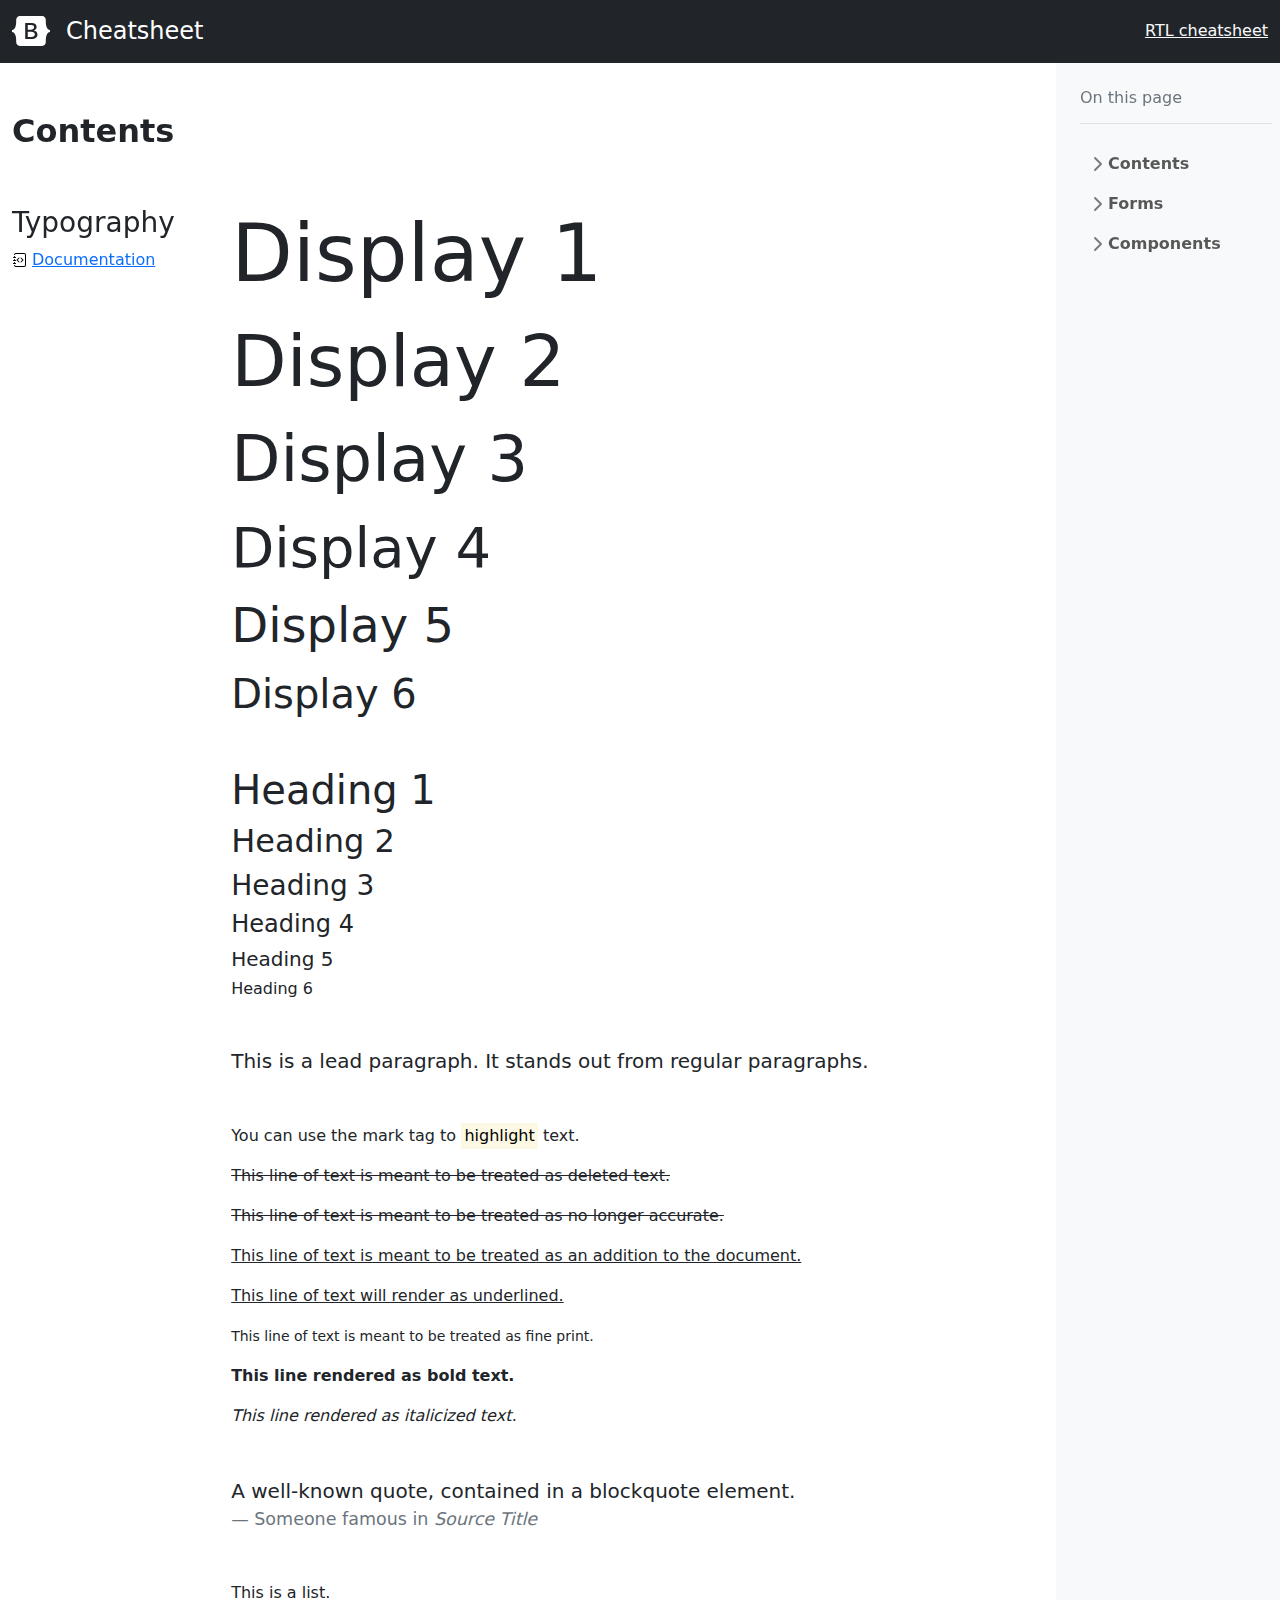
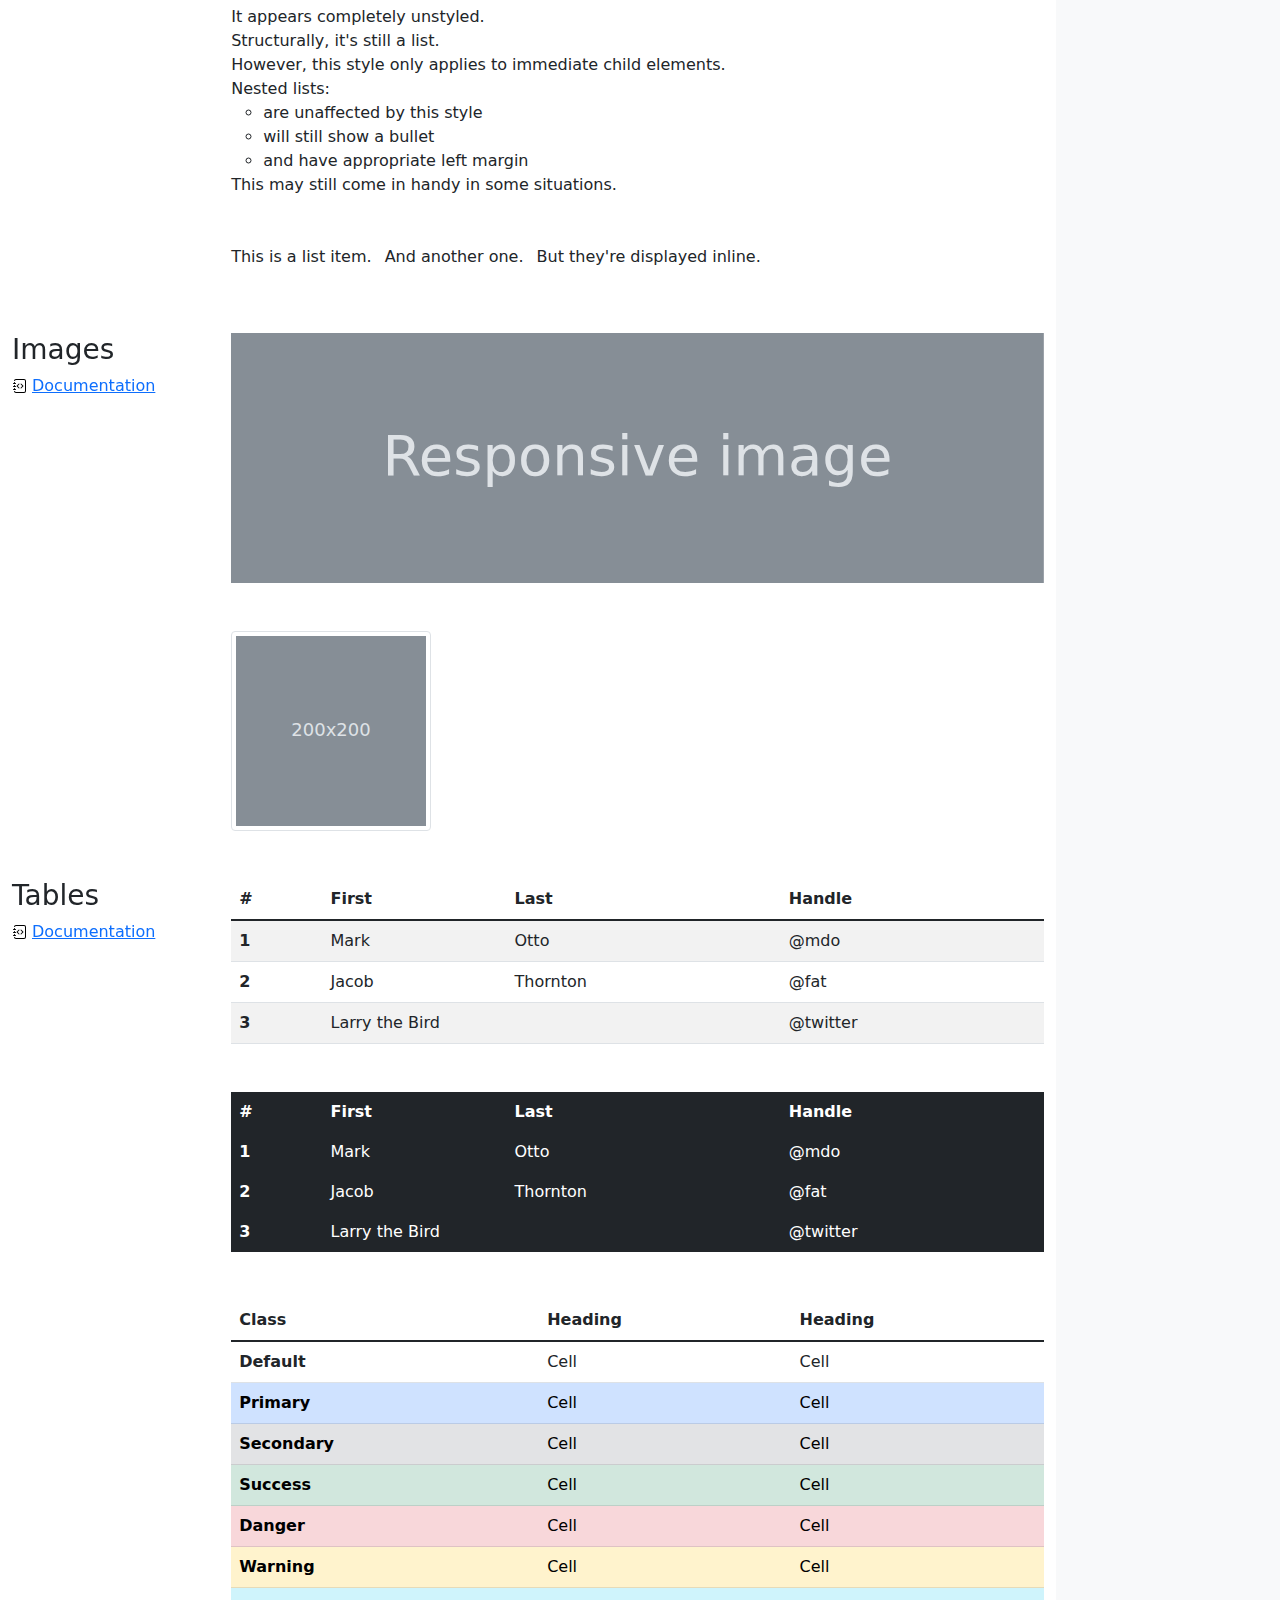
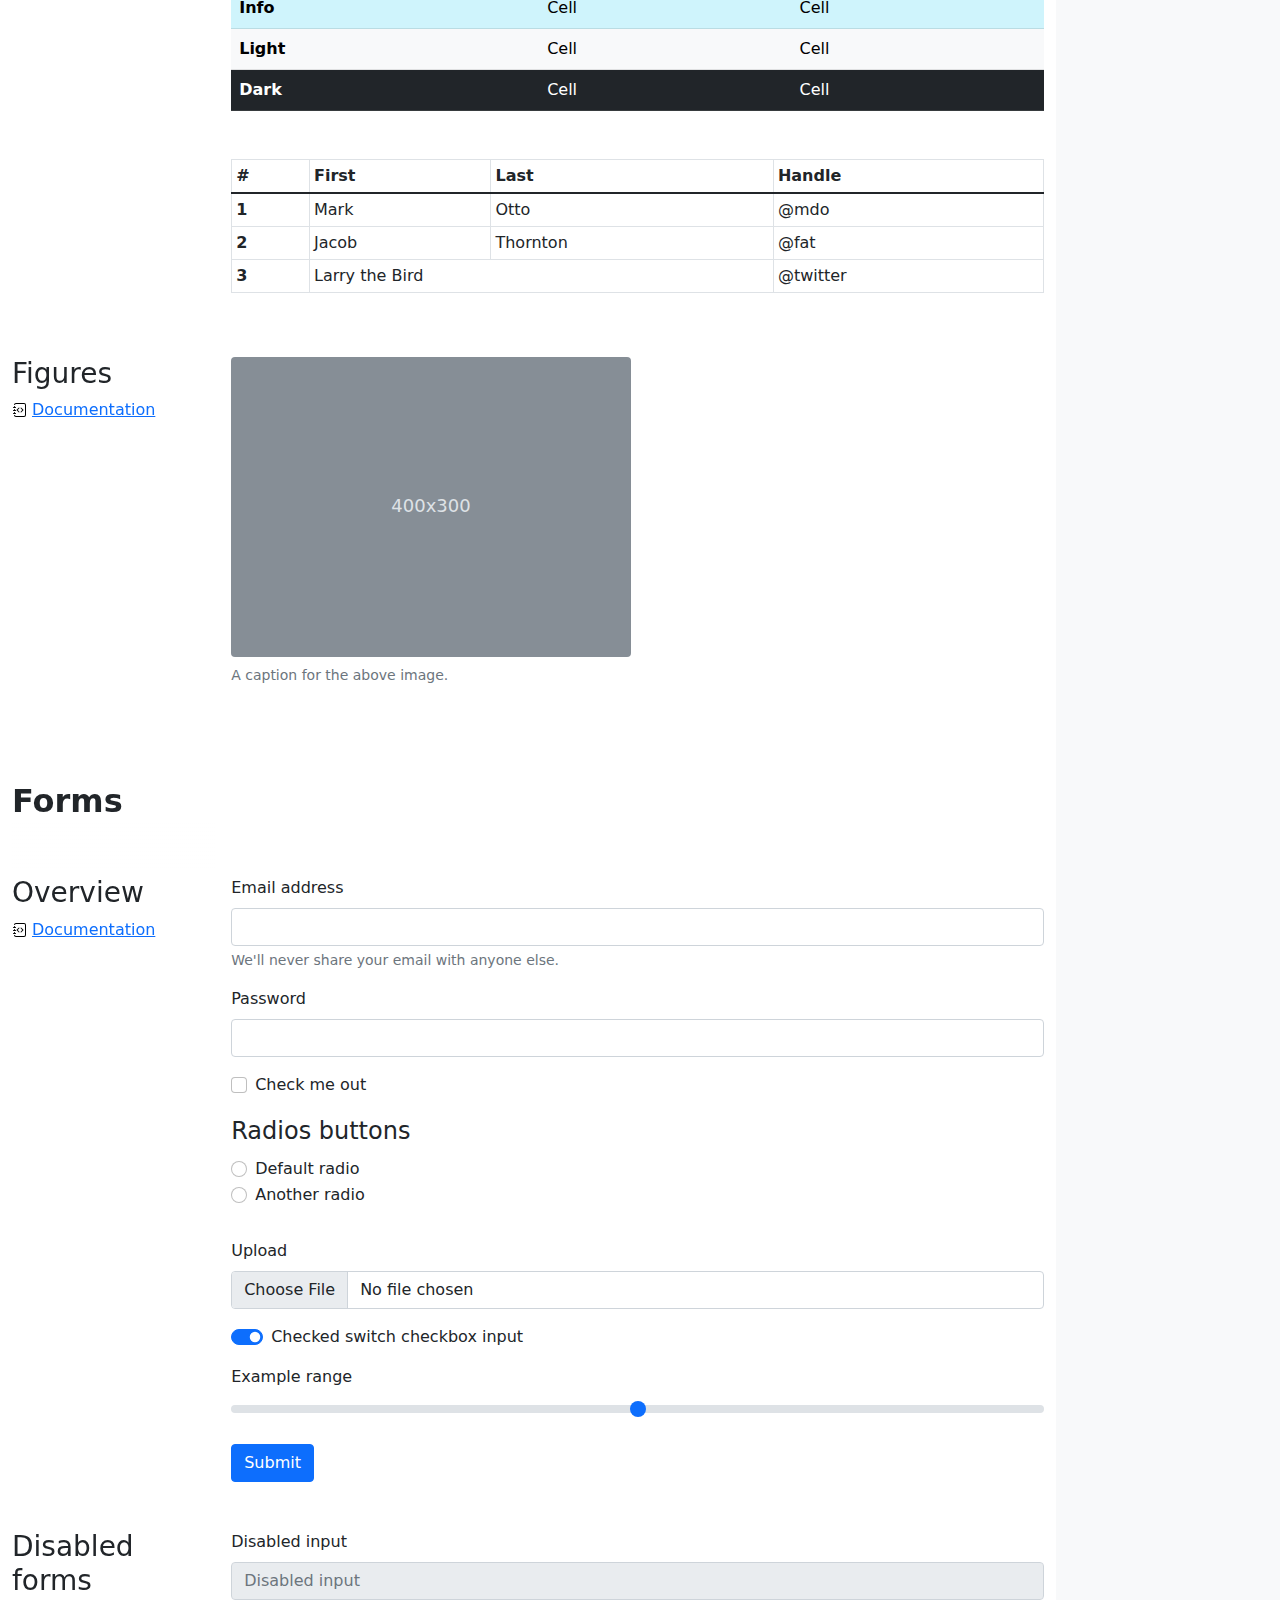
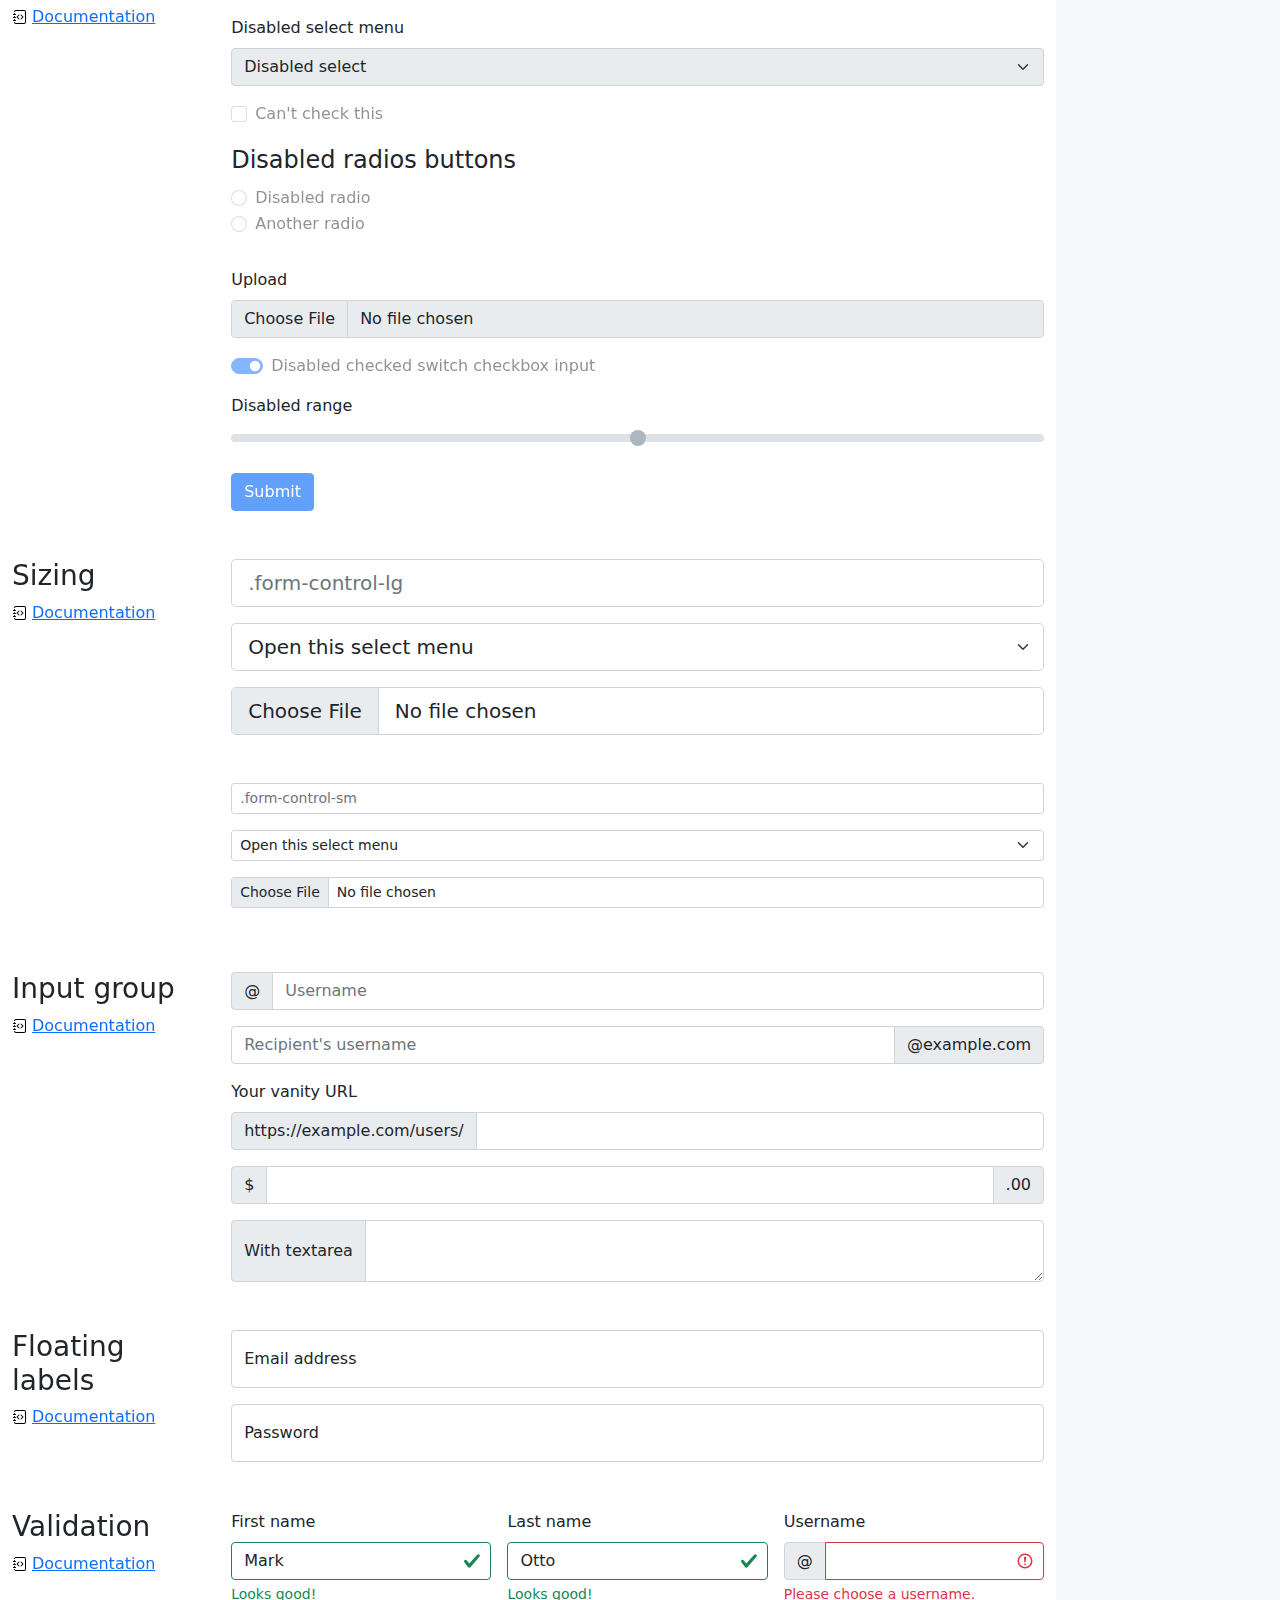
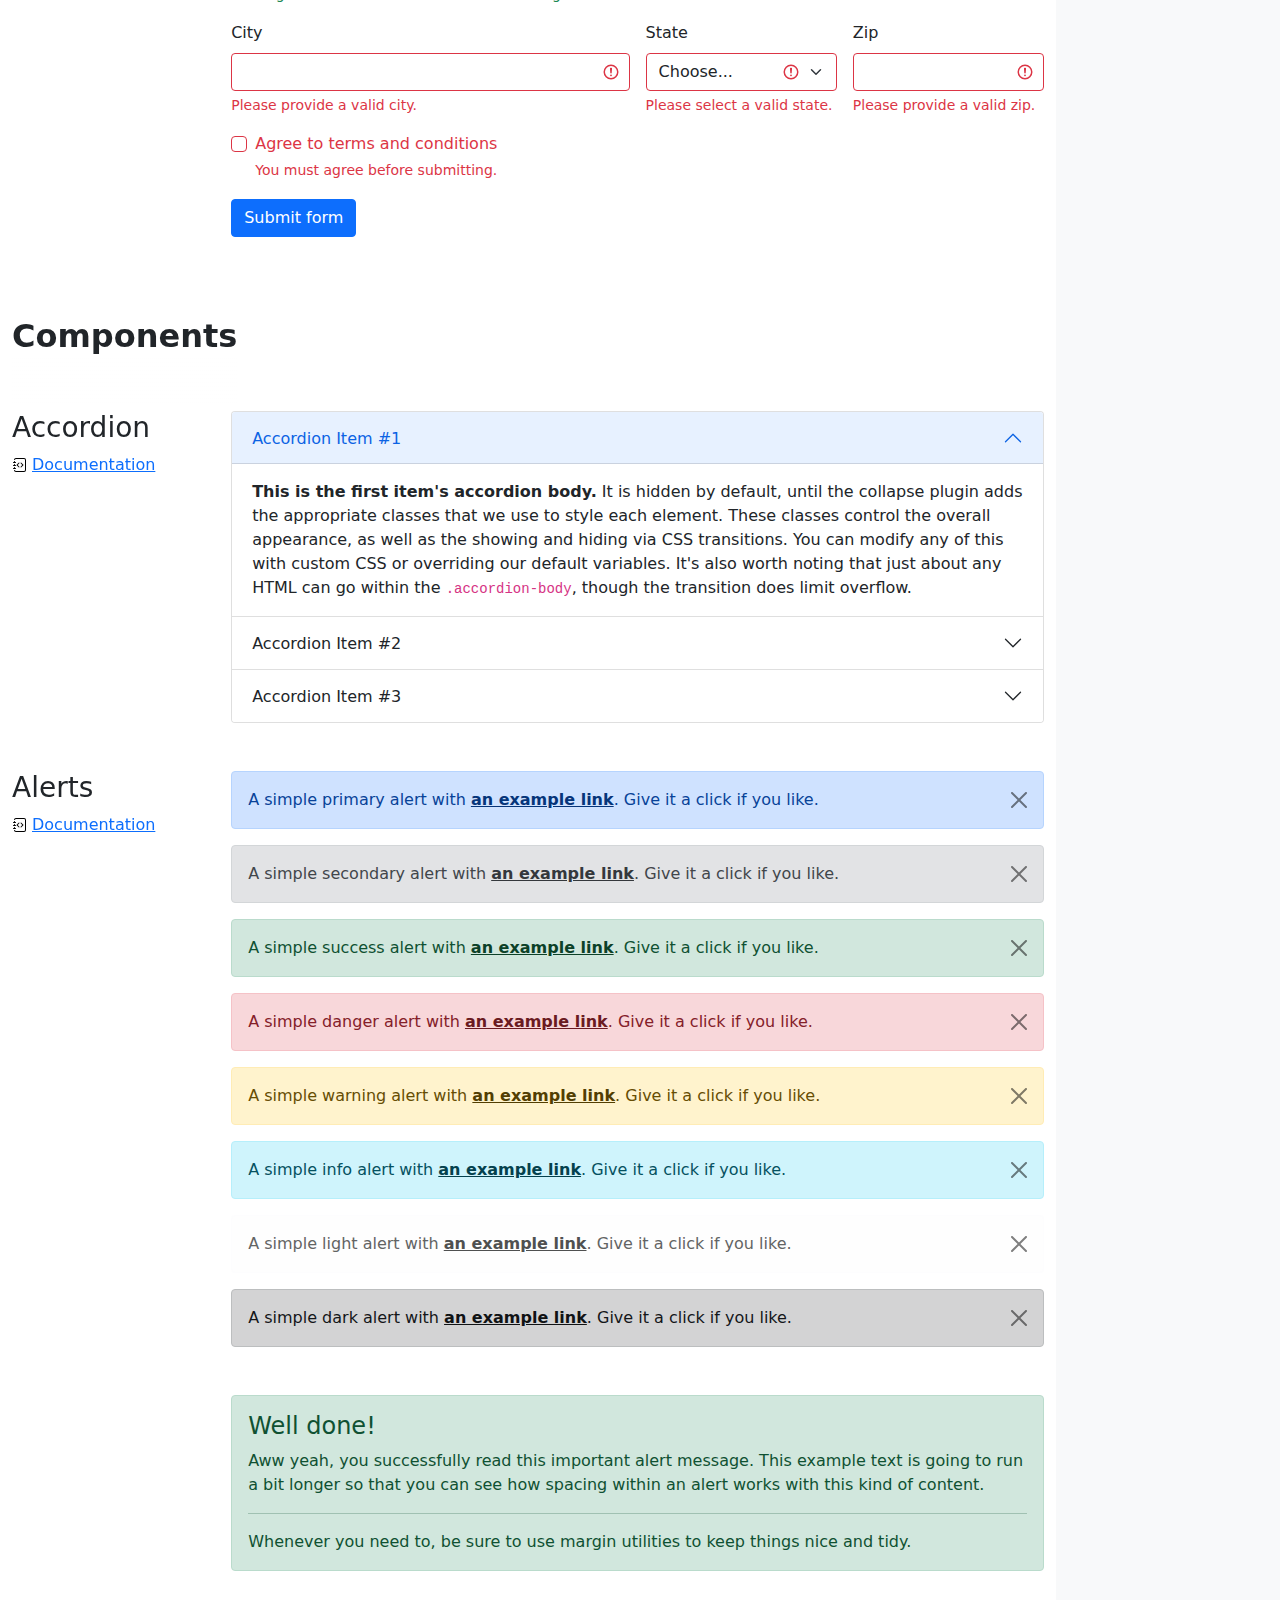
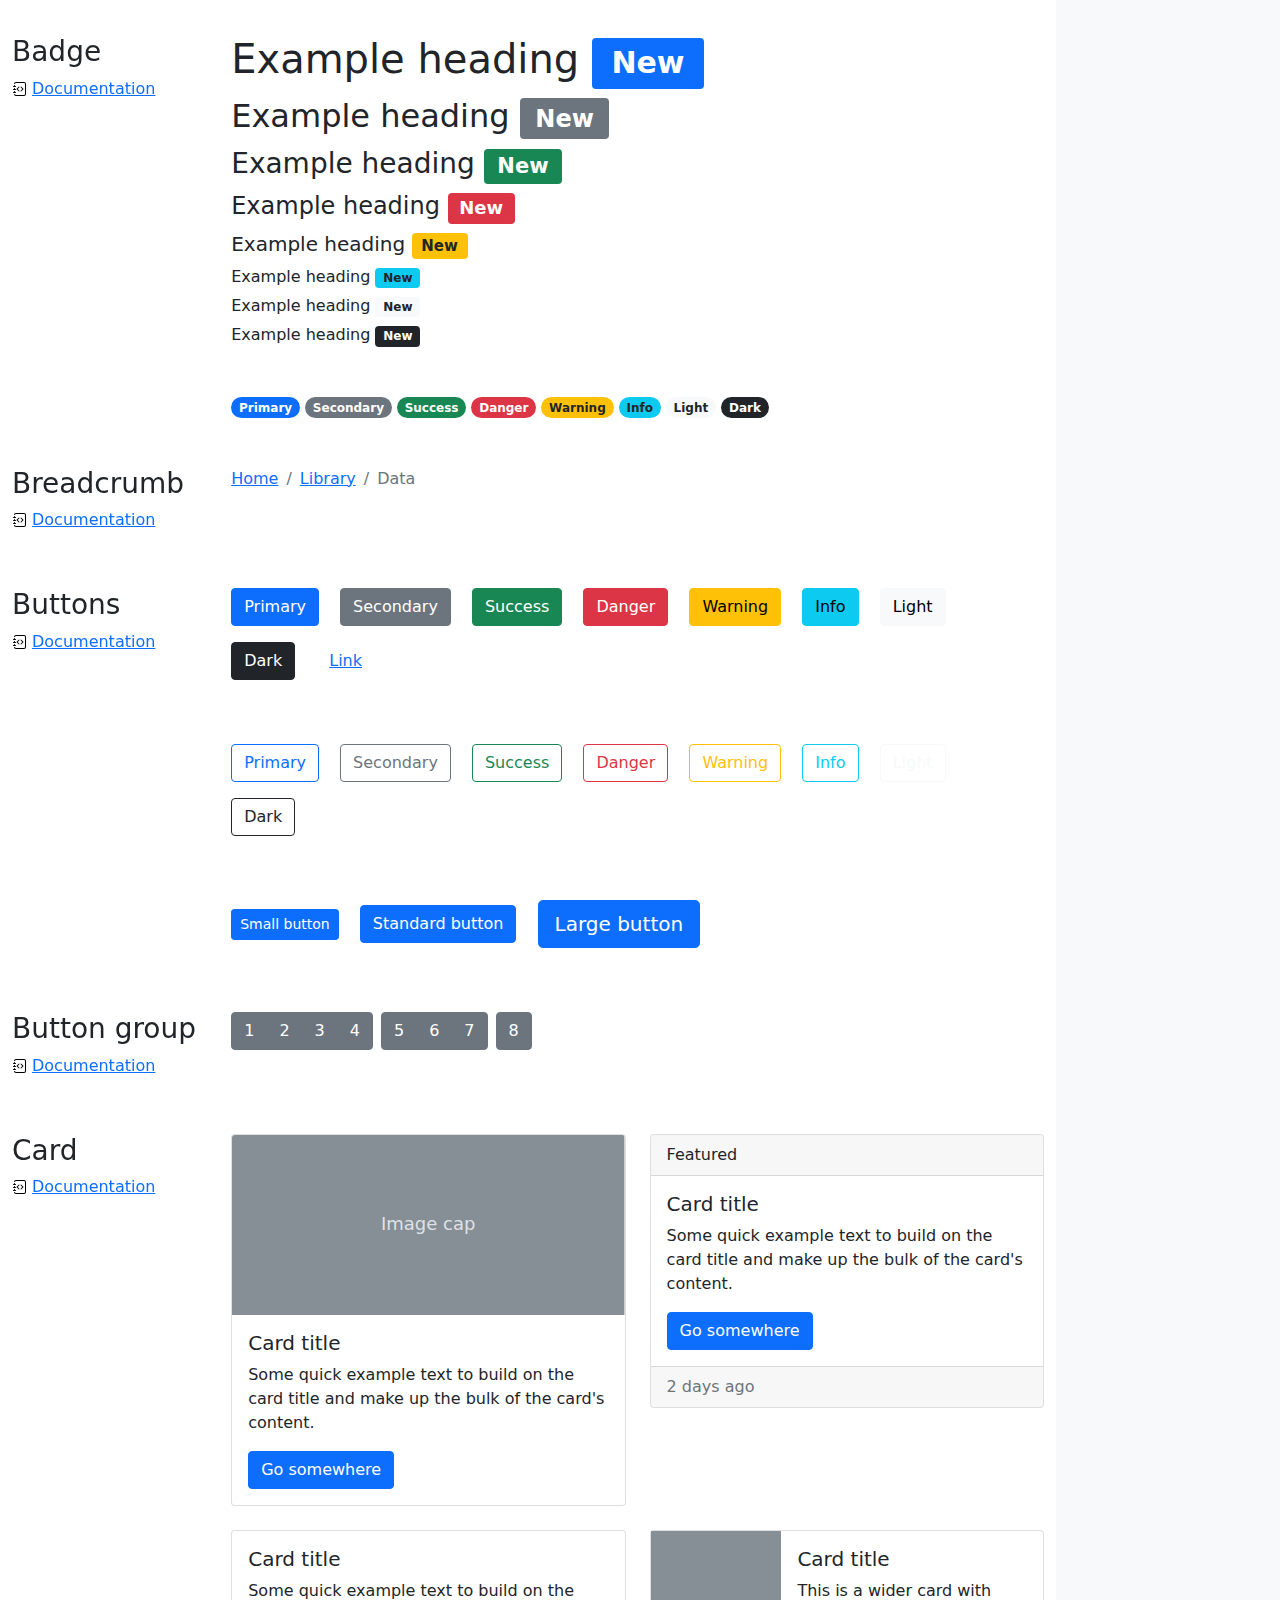
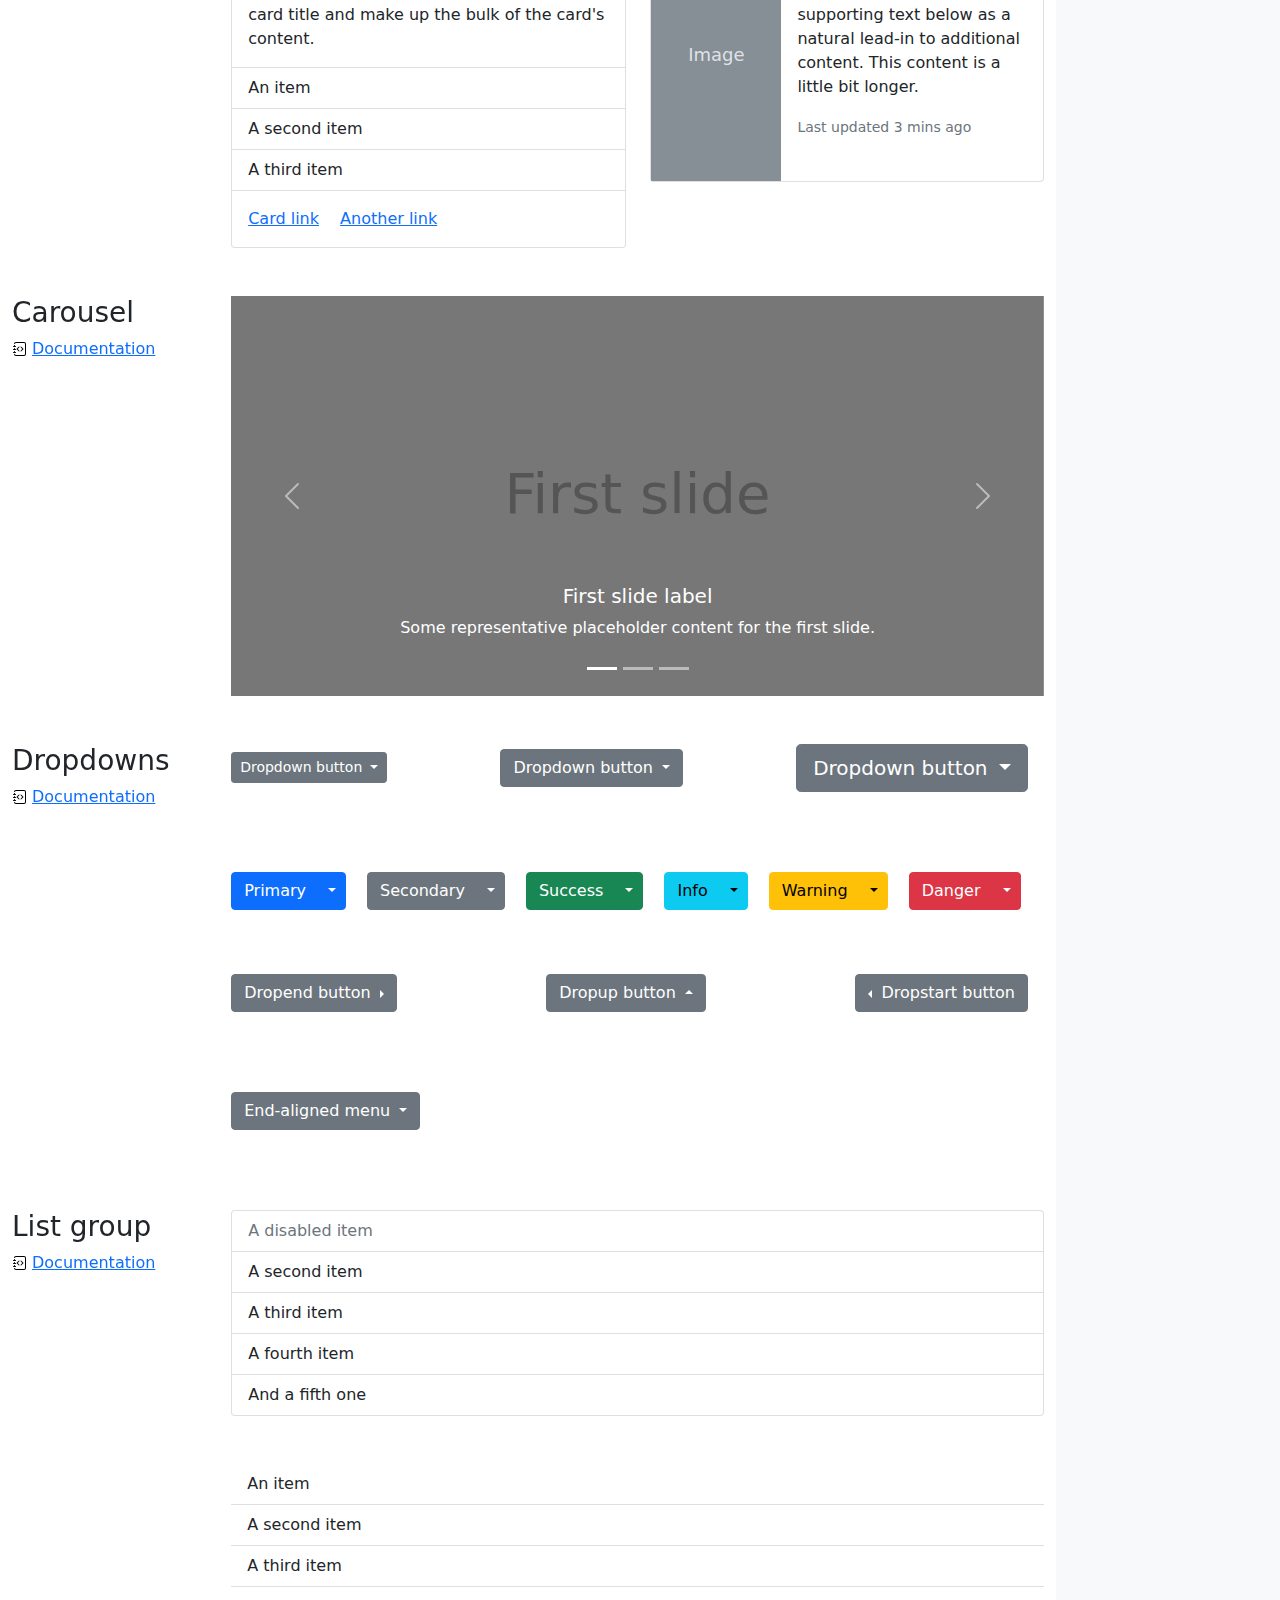
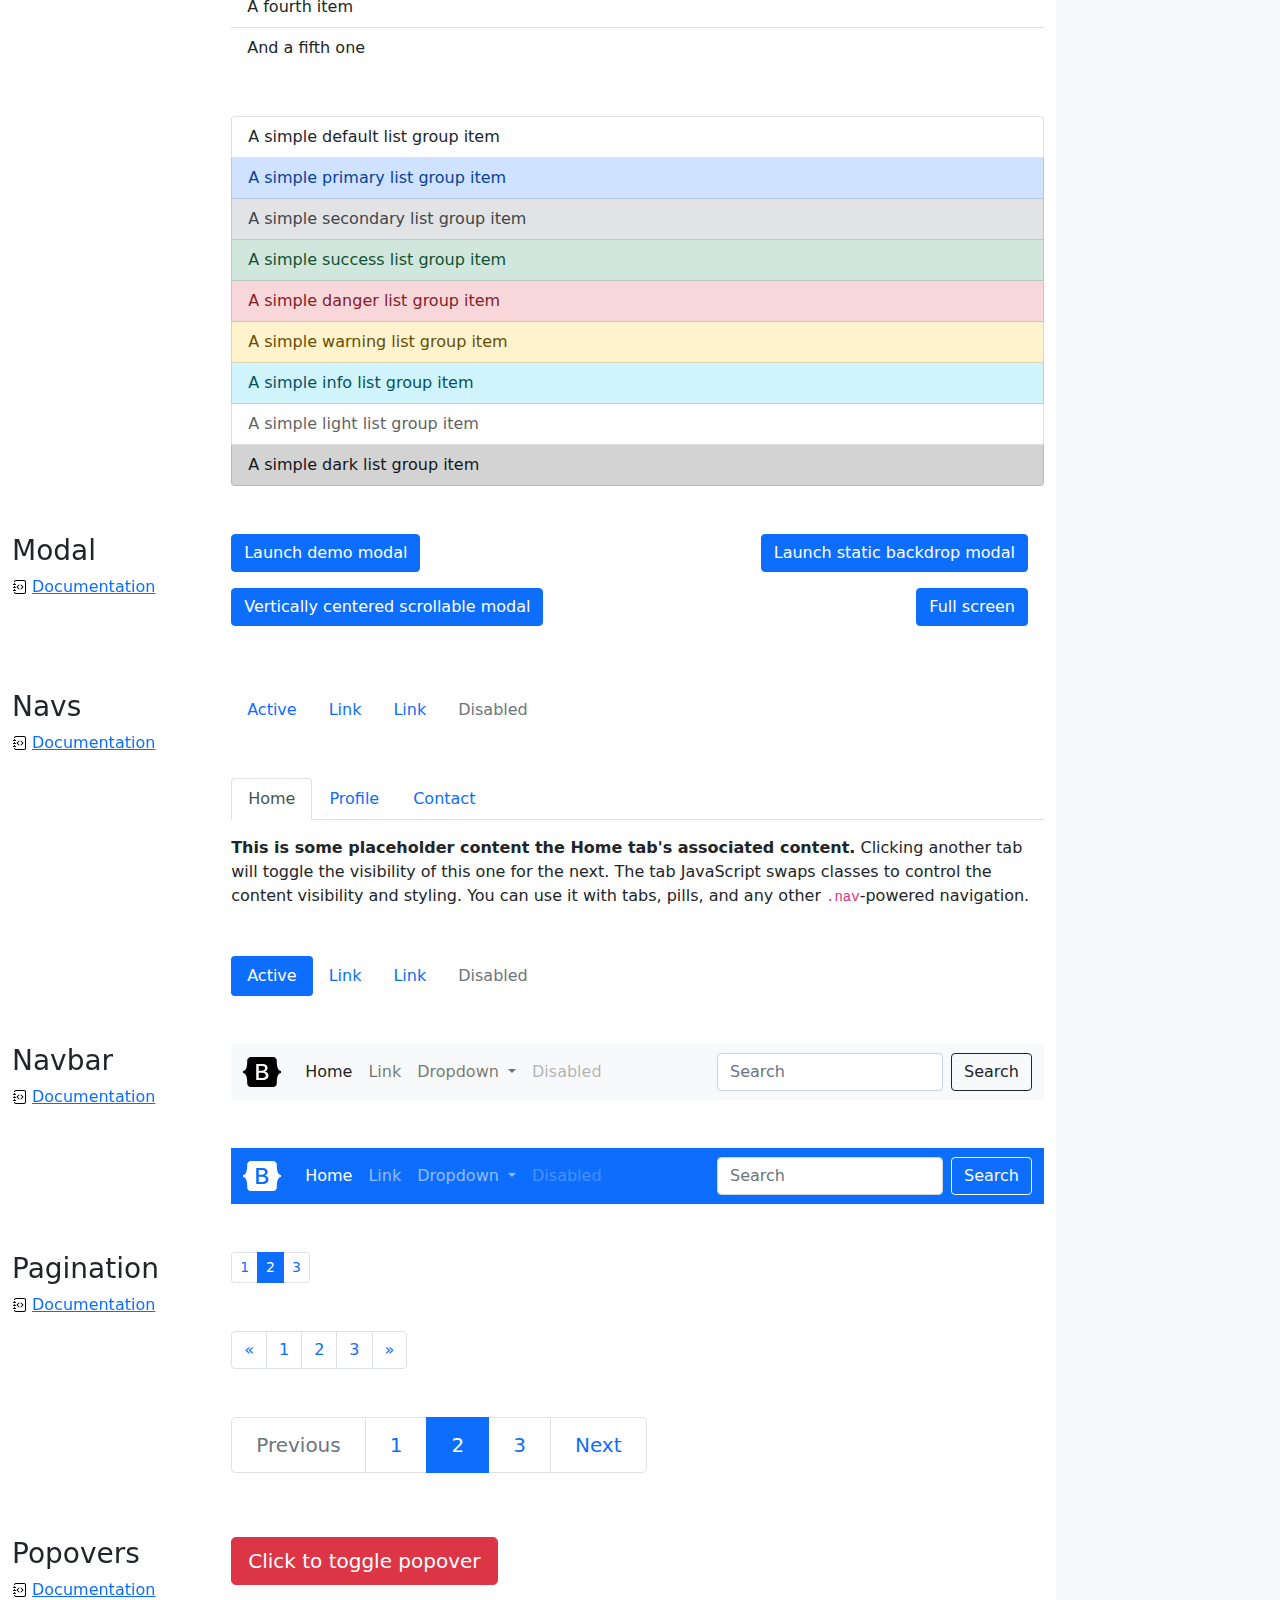
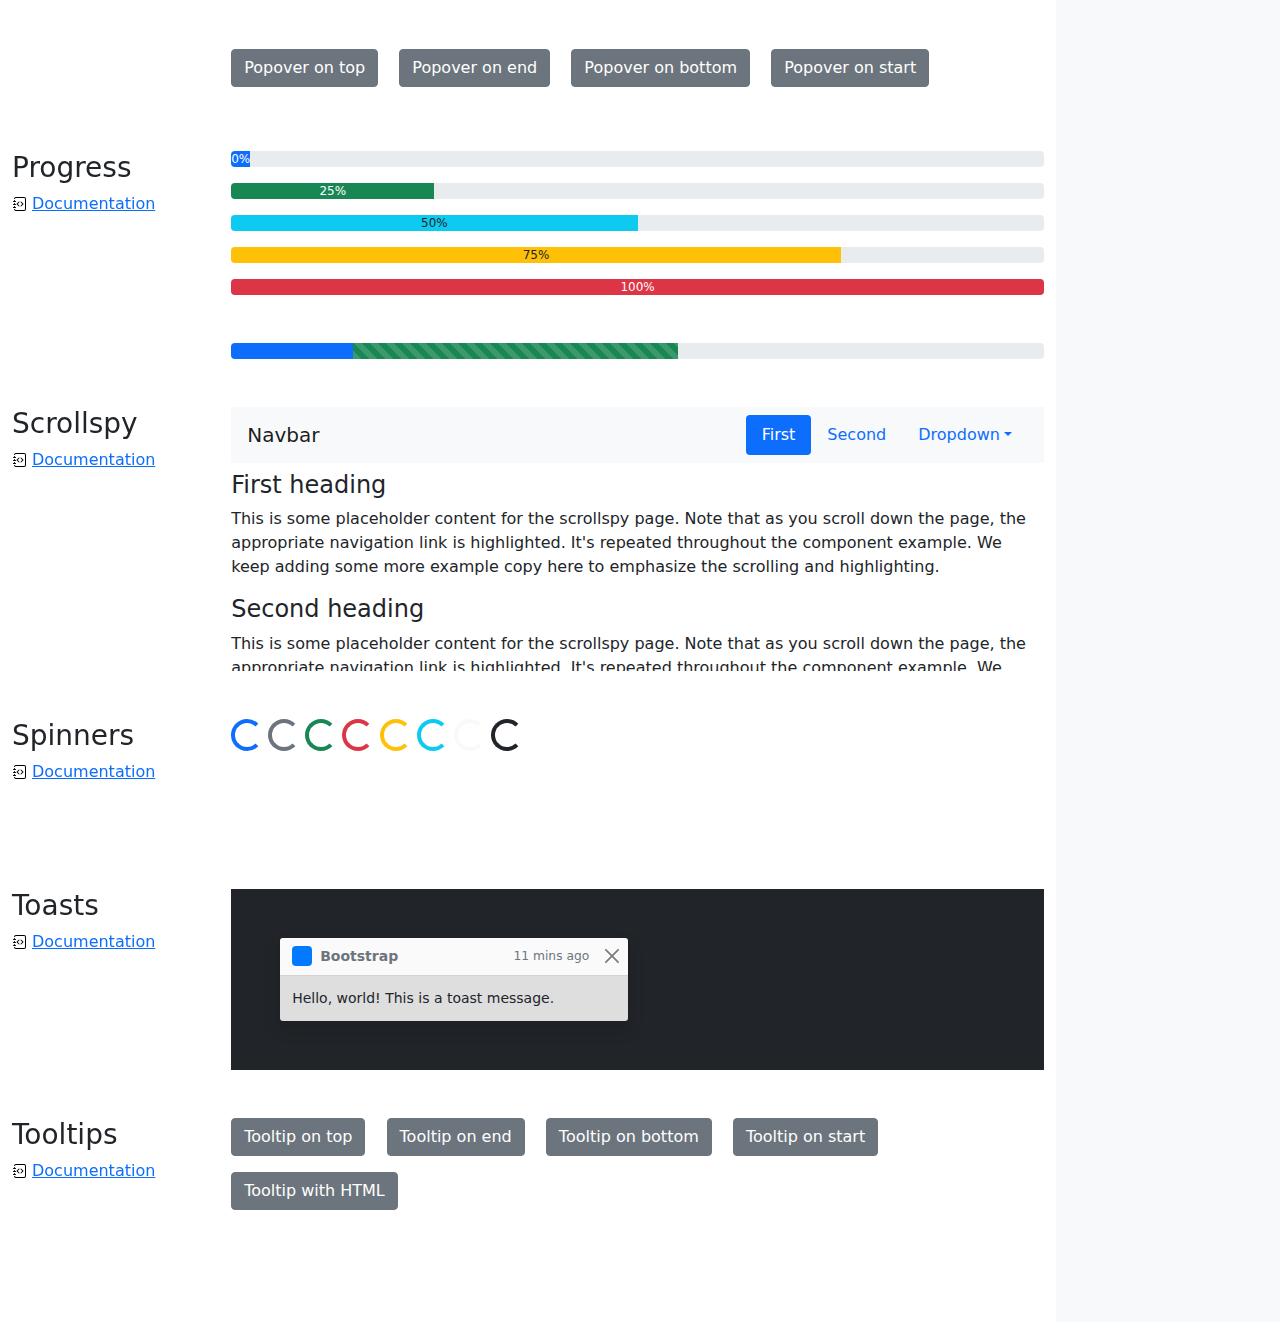
<file: BTP/bootstrap-5.1.3-examples/cheatsheet/index.html>
<!doctype html>
<html lang="en">
  <head>
    <meta charset="utf-8">
    <meta name="viewport" content="width=device-width, initial-scale=1">
    <meta name="description" content="">
    <meta name="author" content="Mark Otto, Jacob Thornton, and Bootstrap contributors">
    <meta name="generator" content="Hugo 0.88.1">
    <title>Cheatsheet · Bootstrap v5.1</title>

    <link rel="canonical" href="https://getbootstrap.com/docs/5.1/examples/cheatsheet/">

    

    <!-- Bootstrap core CSS -->
<link href="../assets/dist/css/bootstrap.min.css" rel="stylesheet">

    <style>
      .bd-placeholder-img {
        font-size: 1.125rem;
        text-anchor: middle;
        -webkit-user-select: none;
        -moz-user-select: none;
        user-select: none;
      }

      @media (min-width: 768px) {
        .bd-placeholder-img-lg {
          font-size: 3.5rem;
        }
      }
    </style>

    
    <!-- Custom styles for this template -->
    <link href="cheatsheet.css" rel="stylesheet">
  </head>
  <body class="bg-light">
    
<header class="bd-header bg-dark py-3 d-flex align-items-stretch border-bottom border-dark">
  <div class="container-fluid d-flex align-items-center">
    <h1 class="d-flex align-items-center fs-4 text-white mb-0">
      <img src="../assets/brand/bootstrap-logo-white.svg" width="38" height="30" class="me-3" alt="Bootstrap">
      Cheatsheet
    </h1>
    <a href="../examples/cheatsheet-rtl/" class="ms-auto link-light" hreflang="ar">RTL cheatsheet</a>
  </div>
</header>
<aside class="bd-aside sticky-xl-top text-muted align-self-start mb-3 mb-xl-5 px-2">
  <h2 class="h6 pt-4 pb-3 mb-4 border-bottom">On this page</h2>
  <nav class="small" id="toc">
    <ul class="list-unstyled">
      <li class="my-2">
        <button class="btn d-inline-flex align-items-center collapsed" data-bs-toggle="collapse" aria-expanded="false" data-bs-target="#contents-collapse" aria-controls="contents-collapse">Contents</button>
        <ul class="list-unstyled ps-3 collapse" id="contents-collapse">
          <li><a class="d-inline-flex align-items-center rounded" href="#typography">Typography</a></li>
          <li><a class="d-inline-flex align-items-center rounded" href="#images">Images</a></li>
          <li><a class="d-inline-flex align-items-center rounded" href="#tables">Tables</a></li>
          <li><a class="d-inline-flex align-items-center rounded" href="#figures">Figures</a></li>
        </ul>
      </li>
      <li class="my-2">
        <button class="btn d-inline-flex align-items-center collapsed" data-bs-toggle="collapse" aria-expanded="false" data-bs-target="#forms-collapse" aria-controls="forms-collapse">Forms</button>
        <ul class="list-unstyled ps-3 collapse" id="forms-collapse">
          <li><a class="d-inline-flex align-items-center rounded" href="#overview">Overview</a></li>
          <li><a class="d-inline-flex align-items-center rounded" href="#disabled-forms">Disabled forms</a></li>
          <li><a class="d-inline-flex align-items-center rounded" href="#sizing">Sizing</a></li>
          <li><a class="d-inline-flex align-items-center rounded" href="#input-group">Input group</a></li>
          <li><a class="d-inline-flex align-items-center rounded" href="#floating-labels">Floating labels</a></li>
          <li><a class="d-inline-flex align-items-center rounded" href="#validation">Validation</a></li>
        </ul>
      </li>
      <li class="my-2">
        <button class="btn d-inline-flex align-items-center collapsed" data-bs-toggle="collapse" aria-expanded="false" data-bs-target="#components-collapse" aria-controls="components-collapse">Components</button>
        <ul class="list-unstyled ps-3 collapse" id="components-collapse">
          <li><a class="d-inline-flex align-items-center rounded" href="#accordion">Accordion</a></li>
          <li><a class="d-inline-flex align-items-center rounded" href="#alerts">Alerts</a></li>
          <li><a class="d-inline-flex align-items-center rounded" href="#badge">Badge</a></li>
          <li><a class="d-inline-flex align-items-center rounded" href="#breadcrumb">Breadcrumb</a></li>
          <li><a class="d-inline-flex align-items-center rounded" href="#buttons">Buttons</a></li>
          <li><a class="d-inline-flex align-items-center rounded" href="#button-group">Button group</a></li>
          <li><a class="d-inline-flex align-items-center rounded" href="#card">Card</a></li>
          <li><a class="d-inline-flex align-items-center rounded" href="#carousel">Carousel</a></li>
          <li><a class="d-inline-flex align-items-center rounded" href="#dropdowns">Dropdowns</a></li>
          <li><a class="d-inline-flex align-items-center rounded" href="#list-group">List group</a></li>
          <li><a class="d-inline-flex align-items-center rounded" href="#modal">Modal</a></li>
          <li><a class="d-inline-flex align-items-center rounded" href="#navs">Navs</a></li>
          <li><a class="d-inline-flex align-items-center rounded" href="#navbar">Navbar</a></li>
          <li><a class="d-inline-flex align-items-center rounded" href="#pagination">Pagination</a></li>
          <li><a class="d-inline-flex align-items-center rounded" href="#popovers">Popovers</a></li>
          <li><a class="d-inline-flex align-items-center rounded" href="#progress">Progress</a></li>
          <li><a class="d-inline-flex align-items-center rounded" href="#scrollspy">Scrollspy</a></li>
          <li><a class="d-inline-flex align-items-center rounded" href="#spinners">Spinners</a></li>
          <li><a class="d-inline-flex align-items-center rounded" href="#toasts">Toasts</a></li>
          <li><a class="d-inline-flex align-items-center rounded" href="#tooltips">Tooltips</a></li>
        </ul>
      </li>
    </ul>
  </nav>
</aside>
<div class="bd-cheatsheet container-fluid bg-body">
  <section id="content">
    <h2 class="sticky-xl-top fw-bold pt-3 pt-xl-5 pb-2 pb-xl-3">Contents</h2>

    <article class="my-3" id="typography">
      <div class="bd-heading sticky-xl-top align-self-start mt-5 mb-3 mt-xl-0 mb-xl-2">
        <h3>Typography</h3>
        <a class="d-flex align-items-center" href="../content/typography/">Documentation</a>
      </div>

      <div>
        <div class="bd-example">
        <p class="display-1">Display 1</p>
        <p class="display-2">Display 2</p>
        <p class="display-3">Display 3</p>
        <p class="display-4">Display 4</p>
        <p class="display-5">Display 5</p>
        <p class="display-6">Display 6</p>
        </div>

        <div class="bd-example">
        <p class="h1">Heading 1</p>
        <p class="h2">Heading 2</p>
        <p class="h3">Heading 3</p>
        <p class="h4">Heading 4</p>
        <p class="h5">Heading 5</p>
        <p class="h6">Heading 6</p>
        </div>

        <div class="bd-example">
        <p class="lead">
          This is a lead paragraph. It stands out from regular paragraphs.
        </p>
        </div>

        <div class="bd-example">
        <p>You can use the mark tag to <mark>highlight</mark> text.</p>
        <p><del>This line of text is meant to be treated as deleted text.</del></p>
        <p><s>This line of text is meant to be treated as no longer accurate.</s></p>
        <p><ins>This line of text is meant to be treated as an addition to the document.</ins></p>
        <p><u>This line of text will render as underlined.</u></p>
        <p><small>This line of text is meant to be treated as fine print.</small></p>
        <p><strong>This line rendered as bold text.</strong></p>
        <p><em>This line rendered as italicized text.</em></p>
        </div>

        <div class="bd-example">
        <blockquote class="blockquote">
          <p>A well-known quote, contained in a blockquote element.</p>
          <footer class="blockquote-footer">Someone famous in <cite title="Source Title">Source Title</cite></footer>
        </blockquote>
        </div>

        <div class="bd-example">
        <ul class="list-unstyled">
          <li>This is a list.</li>
          <li>It appears completely unstyled.</li>
          <li>Structurally, it's still a list.</li>
          <li>However, this style only applies to immediate child elements.</li>
          <li>Nested lists:
            <ul>
              <li>are unaffected by this style</li>
              <li>will still show a bullet</li>
              <li>and have appropriate left margin</li>
            </ul>
          </li>
          <li>This may still come in handy in some situations.</li>
        </ul>
        </div>

        <div class="bd-example">
        <ul class="list-inline">
          <li class="list-inline-item">This is a list item.</li>
          <li class="list-inline-item">And another one.</li>
          <li class="list-inline-item">But they're displayed inline.</li>
        </ul>
        </div>
      </div>
    </article>
    <article class="my-3" id="images">
      <div class="bd-heading sticky-xl-top align-self-start mt-5 mb-3 mt-xl-0 mb-xl-2">
        <h3>Images</h3>
        <a class="d-flex align-items-center" href="../content/images/">Documentation</a>
      </div>

      <div>
        <div class="bd-example">
        <svg class="bd-placeholder-img bd-placeholder-img-lg img-fluid" width="100%" height="250" xmlns="http://www.w3.org/2000/svg" role="img" aria-label="Placeholder: Responsive image" preserveAspectRatio="xMidYMid slice" focusable="false"><title>Placeholder</title><rect width="100%" height="100%" fill="#868e96"/><text x="50%" y="50%" fill="#dee2e6" dy=".3em">Responsive image</text></svg>

        </div>

        <div class="bd-example">
        <svg class="bd-placeholder-img img-thumbnail" width="200" height="200" xmlns="http://www.w3.org/2000/svg" role="img" aria-label="A generic square placeholder image with a white border around it, making it resemble a photograph taken with an old instant camera: 200x200" preserveAspectRatio="xMidYMid slice" focusable="false"><title>A generic square placeholder image with a white border around it, making it resemble a photograph taken with an old instant camera</title><rect width="100%" height="100%" fill="#868e96"/><text x="50%" y="50%" fill="#dee2e6" dy=".3em">200x200</text></svg>

        </div>
      </div>
    </article>
    <article class="my-3" id="tables">
      <div class="bd-heading sticky-xl-top align-self-start mt-5 mb-3 mt-xl-0 mb-xl-2">
        <h3>Tables</h3>
        <a class="d-flex align-items-center" href="../content/tables/">Documentation</a>
      </div>

      <div>
        <div class="bd-example">
        <table class="table table-striped">
          <thead>
          <tr>
            <th scope="col">#</th>
            <th scope="col">First</th>
            <th scope="col">Last</th>
            <th scope="col">Handle</th>
          </tr>
          </thead>
          <tbody>
          <tr>
            <th scope="row">1</th>
            <td>Mark</td>
            <td>Otto</td>
            <td>@mdo</td>
          </tr>
          <tr>
            <th scope="row">2</th>
            <td>Jacob</td>
            <td>Thornton</td>
            <td>@fat</td>
          </tr>
          <tr>
            <th scope="row">3</th>
            <td colspan="2">Larry the Bird</td>
            <td>@twitter</td>
          </tr>
          </tbody>
        </table>
        </div>

        <div class="bd-example">
        <table class="table table-dark table-borderless">
          <thead>
          <tr>
            <th scope="col">#</th>
            <th scope="col">First</th>
            <th scope="col">Last</th>
            <th scope="col">Handle</th>
          </tr>
          </thead>
          <tbody>
          <tr>
            <th scope="row">1</th>
            <td>Mark</td>
            <td>Otto</td>
            <td>@mdo</td>
          </tr>
          <tr>
            <th scope="row">2</th>
            <td>Jacob</td>
            <td>Thornton</td>
            <td>@fat</td>
          </tr>
          <tr>
            <th scope="row">3</th>
            <td colspan="2">Larry the Bird</td>
            <td>@twitter</td>
          </tr>
          </tbody>
        </table>
        </div>

        <div class="bd-example">
        <table class="table table-hover">
          <thead>
          <tr>
            <th scope="col">Class</th>
            <th scope="col">Heading</th>
            <th scope="col">Heading</th>
          </tr>
          </thead>
          <tbody>
          <tr>
            <th scope="row">Default</th>
            <td>Cell</td>
            <td>Cell</td>
          </tr>
          
          <tr class="table-primary">
            <th scope="row">Primary</th>
            <td>Cell</td>
            <td>Cell</td>
          </tr>
          <tr class="table-secondary">
            <th scope="row">Secondary</th>
            <td>Cell</td>
            <td>Cell</td>
          </tr>
          <tr class="table-success">
            <th scope="row">Success</th>
            <td>Cell</td>
            <td>Cell</td>
          </tr>
          <tr class="table-danger">
            <th scope="row">Danger</th>
            <td>Cell</td>
            <td>Cell</td>
          </tr>
          <tr class="table-warning">
            <th scope="row">Warning</th>
            <td>Cell</td>
            <td>Cell</td>
          </tr>
          <tr class="table-info">
            <th scope="row">Info</th>
            <td>Cell</td>
            <td>Cell</td>
          </tr>
          <tr class="table-light">
            <th scope="row">Light</th>
            <td>Cell</td>
            <td>Cell</td>
          </tr>
          <tr class="table-dark">
            <th scope="row">Dark</th>
            <td>Cell</td>
            <td>Cell</td>
          </tr>
          </tbody>
        </table>
        </div>

        <div class="bd-example">
        <table class="table table-sm table-bordered">
          <thead>
          <tr>
            <th scope="col">#</th>
            <th scope="col">First</th>
            <th scope="col">Last</th>
            <th scope="col">Handle</th>
          </tr>
          </thead>
          <tbody>
          <tr>
            <th scope="row">1</th>
            <td>Mark</td>
            <td>Otto</td>
            <td>@mdo</td>
          </tr>
          <tr>
            <th scope="row">2</th>
            <td>Jacob</td>
            <td>Thornton</td>
            <td>@fat</td>
          </tr>
          <tr>
            <th scope="row">3</th>
            <td colspan="2">Larry the Bird</td>
            <td>@twitter</td>
          </tr>
          </tbody>
        </table>
        </div>
      </div>
    </article>
    <article class="my-3" id="figures">
      <div class="bd-heading sticky-xl-top align-self-start mt-5 mb-3 mt-xl-0 mb-xl-2">
        <h3>Figures</h3>
        <a class="d-flex align-items-center" href="../content/figures/">Documentation</a>
      </div>

      <div>
        <div class="bd-example">
        <figure class="figure">
          <svg class="bd-placeholder-img figure-img img-fluid rounded" width="400" height="300" xmlns="http://www.w3.org/2000/svg" role="img" aria-label="Placeholder: 400x300" preserveAspectRatio="xMidYMid slice" focusable="false"><title>Placeholder</title><rect width="100%" height="100%" fill="#868e96"/><text x="50%" y="50%" fill="#dee2e6" dy=".3em">400x300</text></svg>

          <figcaption class="figure-caption">A caption for the above image.</figcaption>
        </figure>
        </div>
      </div>
    </article>
  </section>

  <section id="forms">
    <h2 class="sticky-xl-top fw-bold pt-3 pt-xl-5 pb-2 pb-xl-3">Forms</h2>

    <article class="my-3" id="overview">
      <div class="bd-heading sticky-xl-top align-self-start mt-5 mb-3 mt-xl-0 mb-xl-2">
        <h3>Overview</h3>
        <a class="d-flex align-items-center" href="../forms/overview/">Documentation</a>
      </div>

      <div>
        <div class="bd-example">
        <form>
          <div class="mb-3">
            <label for="exampleInputEmail1" class="form-label">Email address</label>
            <input type="email" class="form-control" id="exampleInputEmail1" aria-describedby="emailHelp">
            <div id="emailHelp" class="form-text">We'll never share your email with anyone else.</div>
          </div>
          <div class="mb-3">
            <label for="exampleInputPassword1" class="form-label">Password</label>
            <input type="password" class="form-control" id="exampleInputPassword1">
          </div>
          <div class="mb-3 form-check">
            <input type="checkbox" class="form-check-input" id="exampleCheck1">
            <label class="form-check-label" for="exampleCheck1">Check me out</label>
          </div>
          <fieldset class="mb-3">
            <legend>Radios buttons</legend>
            <div class="form-check">
              <input type="radio" name="radios" class="form-check-input" id="exampleRadio1">
              <label class="form-check-label" for="exampleRadio1">Default radio</label>
            </div>
            <div class="mb-3 form-check">
              <input type="radio" name="radios" class="form-check-input" id="exampleRadio2">
              <label class="form-check-label" for="exampleRadio2">Another radio</label>
            </div>
          </fieldset>
          <div class="mb-3">
            <label class="form-label" for="customFile">Upload</label>
            <input type="file" class="form-control" id="customFile">
          </div>
          <div class="mb-3 form-check form-switch">
            <input class="form-check-input" type="checkbox" role="switch" id="flexSwitchCheckChecked" checked>
            <label class="form-check-label" for="flexSwitchCheckChecked">Checked switch checkbox input</label>
          </div>
          <div class="mb-3">
            <label for="customRange3" class="form-label">Example range</label>
            <input type="range" class="form-range" min="0" max="5" step="0.5" id="customRange3">
          </div>
          <button type="submit" class="btn btn-primary">Submit</button>
        </form>
        </div>
      </div>
    </article>
    <article class="my-3" id="disabled-forms">
      <div class="bd-heading sticky-xl-top align-self-start mt-5 mb-3 mt-xl-0 mb-xl-2">
        <h3>Disabled forms</h3>
        <a class="d-flex align-items-center" href="../forms/overview/#disabled-forms">Documentation</a>
      </div>

      <div>
        <div class="bd-example">
        <form>
          <fieldset disabled aria-label="Disabled fieldset example">
            <div class="mb-3">
              <label for="disabledTextInput" class="form-label">Disabled input</label>
              <input type="text" id="disabledTextInput" class="form-control" placeholder="Disabled input">
            </div>
            <div class="mb-3">
              <label for="disabledSelect" class="form-label">Disabled select menu</label>
              <select id="disabledSelect" class="form-select">
                <option>Disabled select</option>
              </select>
            </div>
            <div class="mb-3">
              <div class="form-check">
                <input class="form-check-input" type="checkbox" id="disabledFieldsetCheck" disabled>
                <label class="form-check-label" for="disabledFieldsetCheck">
                  Can't check this
                </label>
              </div>
            </div>
            <fieldset class="mb-3">
              <legend>Disabled radios buttons</legend>
              <div class="form-check">
                <input type="radio" name="radios" class="form-check-input" id="disabledRadio1" disabled>
                <label class="form-check-label" for="disabledRadio1">Disabled radio</label>
              </div>
              <div class="mb-3 form-check">
                <input type="radio" name="radios" class="form-check-input" id="disabledRadio2" disabled>
                <label class="form-check-label" for="disabledRadio2">Another radio</label>
              </div>
            </fieldset>
            <div class="mb-3">
              <label class="form-label" for="disabledCustomFile">Upload</label>
              <input type="file" class="form-control" id="disabledCustomFile" disabled>
            </div>
            <div class="mb-3 form-check form-switch">
              <input class="form-check-input" type="checkbox" role="switch" id="disabledSwitchCheckChecked" checked disabled>
              <label class="form-check-label" for="disabledSwitchCheckChecked">Disabled checked switch checkbox input</label>
            </div>
            <div class="mb-3">
              <label for="disabledRange" class="form-label">Disabled range</label>
              <input type="range" class="form-range" min="0" max="5" step="0.5" id="disabledRange">
            </div>
            <button type="submit" class="btn btn-primary">Submit</button>
          </fieldset>
        </form>
        </div>
      </div>
    </article>
    <article class="my-3" id="sizing">
      <div class="bd-heading sticky-xl-top align-self-start mt-5 mb-3 mt-xl-0 mb-xl-2">
        <h3>Sizing</h3>
        <a class="d-flex align-items-center" href="../forms/form-control/#sizing">Documentation</a>
      </div>

      <div>
        <div class="bd-example">
        <div class="mb-3">
          <input class="form-control form-control-lg" type="text" placeholder=".form-control-lg" aria-label=".form-control-lg example">
        </div>
        <div class="mb-3">
          <select class="form-select form-select-lg mb-3" aria-label=".form-select-lg example">
            <option selected>Open this select menu</option>
            <option value="1">One</option>
            <option value="2">Two</option>
            <option value="3">Three</option>
          </select>
        </div>
        <div class="mb-3">
          <input type="file" class="form-control form-control-lg" aria-label="Large file input example">
        </div>
        </div>

        <div class="bd-example">
        <div class="mb-3">
          <input class="form-control form-control-sm" type="text" placeholder=".form-control-sm" aria-label=".form-control-sm example">
        </div>
        <div class="mb-3">
          <select class="form-select form-select-sm" aria-label=".form-select-sm example">
            <option selected>Open this select menu</option>
            <option value="1">One</option>
            <option value="2">Two</option>
            <option value="3">Three</option>
          </select>
        </div>
        <div class="mb-3">
          <input type="file" class="form-control form-control-sm" aria-label="Small file input example">
        </div>
        </div>
      </div>
    </article>
    <article class="my-3" id="input-group">
      <div class="bd-heading sticky-xl-top align-self-start mt-5 mb-3 mt-xl-0 mb-xl-2">
        <h3>Input group</h3>
        <a class="d-flex align-items-center" href="../forms/input-group/">Documentation</a>
      </div>

      <div>
        <div class="bd-example">
        <div class="input-group mb-3">
          <span class="input-group-text" id="basic-addon1">@</span>
          <input type="text" class="form-control" placeholder="Username" aria-label="Username" aria-describedby="basic-addon1">
        </div>
        <div class="input-group mb-3">
          <input type="text" class="form-control" placeholder="Recipient's username" aria-label="Recipient's username" aria-describedby="basic-addon2">
          <span class="input-group-text" id="basic-addon2">@example.com</span>
        </div>
        <label for="basic-url" class="form-label">Your vanity URL</label>
        <div class="input-group mb-3">
          <span class="input-group-text" id="basic-addon3">https://example.com/users/</span>
          <input type="text" class="form-control" id="basic-url" aria-describedby="basic-addon3">
        </div>
        <div class="input-group mb-3">
          <span class="input-group-text">$</span>
          <input type="text" class="form-control" aria-label="Amount (to the nearest dollar)">
          <span class="input-group-text">.00</span>
        </div>
        <div class="input-group">
          <span class="input-group-text">With textarea</span>
          <textarea class="form-control" aria-label="With textarea"></textarea>
        </div>
        </div>
      </div>
    </article>
    <article class="my-3" id="floating-labels">
      <div class="bd-heading sticky-xl-top align-self-start mt-5 mb-3 mt-xl-0 mb-xl-2">
        <h3>Floating labels</h3>
        <a class="d-flex align-items-center" href="../forms/floating-labels/">Documentation</a>
      </div>

      <div>
        <div class="bd-example">
        <form>
          <div class="form-floating mb-3">
            <input type="email" class="form-control" id="floatingInput" placeholder="name@example.com">
            <label for="floatingInput">Email address</label>
          </div>
          <div class="form-floating">
            <input type="password" class="form-control" id="floatingPassword" placeholder="Password">
            <label for="floatingPassword">Password</label>
          </div>
        </form>
        </div>
      </div>
    </article>
    <article class="my-3" id="validation">
      <div class="bd-heading sticky-xl-top align-self-start mt-5 mb-3 mt-xl-0 mb-xl-2">
        <h3>Validation</h3>
        <a class="d-flex align-items-center" href="../forms/validation/">Documentation</a>
      </div>

      <div>
        <div class="bd-example">
        <form class="row g-3">
          <div class="col-md-4">
            <label for="validationServer01" class="form-label">First name</label>
            <input type="text" class="form-control is-valid" id="validationServer01" value="Mark" required>
            <div class="valid-feedback">
              Looks good!
            </div>
          </div>
          <div class="col-md-4">
            <label for="validationServer02" class="form-label">Last name</label>
            <input type="text" class="form-control is-valid" id="validationServer02" value="Otto" required>
            <div class="valid-feedback">
              Looks good!
            </div>
          </div>
          <div class="col-md-4">
            <label for="validationServerUsername" class="form-label">Username</label>
            <div class="input-group has-validation">
              <span class="input-group-text" id="inputGroupPrepend3">@</span>
              <input type="text" class="form-control is-invalid" id="validationServerUsername" aria-describedby="inputGroupPrepend3" required>
              <div class="invalid-feedback">
                Please choose a username.
              </div>
            </div>
          </div>
          <div class="col-md-6">
            <label for="validationServer03" class="form-label">City</label>
            <input type="text" class="form-control is-invalid" id="validationServer03" required>
            <div class="invalid-feedback">
              Please provide a valid city.
            </div>
          </div>
          <div class="col-md-3">
            <label for="validationServer04" class="form-label">State</label>
            <select class="form-select is-invalid" id="validationServer04" required>
              <option selected disabled value="">Choose...</option>
              <option>...</option>
            </select>
            <div class="invalid-feedback">
              Please select a valid state.
            </div>
          </div>
          <div class="col-md-3">
            <label for="validationServer05" class="form-label">Zip</label>
            <input type="text" class="form-control is-invalid" id="validationServer05" required>
            <div class="invalid-feedback">
              Please provide a valid zip.
            </div>
          </div>
          <div class="col-12">
            <div class="form-check">
              <input class="form-check-input is-invalid" type="checkbox" value="" id="invalidCheck3" required>
              <label class="form-check-label" for="invalidCheck3">
                Agree to terms and conditions
              </label>
              <div class="invalid-feedback">
                You must agree before submitting.
              </div>
            </div>
          </div>
          <div class="col-12">
            <button class="btn btn-primary" type="submit">Submit form</button>
          </div>
        </form>
        </div>
      </div>
    </article>
  </section>

  <section id="components">
    <h2 class="sticky-xl-top fw-bold pt-3 pt-xl-5 pb-2 pb-xl-3">Components</h2>

    <article class="my-3" id="accordion">
      <div class="bd-heading sticky-xl-top align-self-start mt-5 mb-3 mt-xl-0 mb-xl-2">
        <h3>Accordion</h3>
        <a class="d-flex align-items-center" href="../components/accordion/">Documentation</a>
      </div>

      <div>
        <div class="bd-example">
        <div class="accordion" id="accordionExample">
          <div class="accordion-item">
            <h4 class="accordion-header" id="headingOne">
              <button class="accordion-button" type="button" data-bs-toggle="collapse" data-bs-target="#collapseOne" aria-expanded="true" aria-controls="collapseOne">
                Accordion Item #1
              </button>
            </h4>
            <div id="collapseOne" class="accordion-collapse collapse show" aria-labelledby="headingOne" data-bs-parent="#accordionExample">
              <div class="accordion-body">
                <strong>This is the first item's accordion body.</strong> It is hidden by default, until the collapse plugin adds the appropriate classes that we use to style each element. These classes control the overall appearance, as well as the showing and hiding via CSS transitions. You can modify any of this with custom CSS or overriding our default variables. It's also worth noting that just about any HTML can go within the <code>.accordion-body</code>, though the transition does limit overflow.
              </div>
            </div>
          </div>
          <div class="accordion-item">
            <h4 class="accordion-header" id="headingTwo">
              <button class="accordion-button collapsed" type="button" data-bs-toggle="collapse" data-bs-target="#collapseTwo" aria-expanded="false" aria-controls="collapseTwo">
                Accordion Item #2
              </button>
            </h4>
            <div id="collapseTwo" class="accordion-collapse collapse" aria-labelledby="headingTwo" data-bs-parent="#accordionExample">
              <div class="accordion-body">
                <strong>This is the second item's accordion body.</strong> It is hidden by default, until the collapse plugin adds the appropriate classes that we use to style each element. These classes control the overall appearance, as well as the showing and hiding via CSS transitions. You can modify any of this with custom CSS or overriding our default variables. It's also worth noting that just about any HTML can go within the <code>.accordion-body</code>, though the transition does limit overflow.
              </div>
            </div>
          </div>
          <div class="accordion-item">
            <h4 class="accordion-header" id="headingThree">
              <button class="accordion-button collapsed" type="button" data-bs-toggle="collapse" data-bs-target="#collapseThree" aria-expanded="false" aria-controls="collapseThree">
                Accordion Item #3
              </button>
            </h4>
            <div id="collapseThree" class="accordion-collapse collapse" aria-labelledby="headingThree" data-bs-parent="#accordionExample">
              <div class="accordion-body">
                <strong>This is the third item's accordion body.</strong> It is hidden by default, until the collapse plugin adds the appropriate classes that we use to style each element. These classes control the overall appearance, as well as the showing and hiding via CSS transitions. You can modify any of this with custom CSS or overriding our default variables. It's also worth noting that just about any HTML can go within the <code>.accordion-body</code>, though the transition does limit overflow.
              </div>
            </div>
          </div>
        </div>
        </div>
      </div>
    </article>
    <article class="my-3" id="alerts">
      <div class="bd-heading sticky-xl-top align-self-start mt-5 mb-3 mt-xl-0 mb-xl-2">
        <h3>Alerts</h3>
        <a class="d-flex align-items-center" href="../components/alerts/">Documentation</a>
      </div>

      <div>
        <div class="bd-example">
        
        <div class="alert alert-primary alert-dismissible fade show" role="alert">
          A simple primary alert with <a href="#" class="alert-link">an example link</a>. Give it a click if you like.
          <button type="button" class="btn-close" data-bs-dismiss="alert" aria-label="Close"></button>
        </div>
        <div class="alert alert-secondary alert-dismissible fade show" role="alert">
          A simple secondary alert with <a href="#" class="alert-link">an example link</a>. Give it a click if you like.
          <button type="button" class="btn-close" data-bs-dismiss="alert" aria-label="Close"></button>
        </div>
        <div class="alert alert-success alert-dismissible fade show" role="alert">
          A simple success alert with <a href="#" class="alert-link">an example link</a>. Give it a click if you like.
          <button type="button" class="btn-close" data-bs-dismiss="alert" aria-label="Close"></button>
        </div>
        <div class="alert alert-danger alert-dismissible fade show" role="alert">
          A simple danger alert with <a href="#" class="alert-link">an example link</a>. Give it a click if you like.
          <button type="button" class="btn-close" data-bs-dismiss="alert" aria-label="Close"></button>
        </div>
        <div class="alert alert-warning alert-dismissible fade show" role="alert">
          A simple warning alert with <a href="#" class="alert-link">an example link</a>. Give it a click if you like.
          <button type="button" class="btn-close" data-bs-dismiss="alert" aria-label="Close"></button>
        </div>
        <div class="alert alert-info alert-dismissible fade show" role="alert">
          A simple info alert with <a href="#" class="alert-link">an example link</a>. Give it a click if you like.
          <button type="button" class="btn-close" data-bs-dismiss="alert" aria-label="Close"></button>
        </div>
        <div class="alert alert-light alert-dismissible fade show" role="alert">
          A simple light alert with <a href="#" class="alert-link">an example link</a>. Give it a click if you like.
          <button type="button" class="btn-close" data-bs-dismiss="alert" aria-label="Close"></button>
        </div>
        <div class="alert alert-dark alert-dismissible fade show" role="alert">
          A simple dark alert with <a href="#" class="alert-link">an example link</a>. Give it a click if you like.
          <button type="button" class="btn-close" data-bs-dismiss="alert" aria-label="Close"></button>
        </div>
        </div>

        <div class="bd-example">
        <div class="alert alert-success" role="alert">
          <h4 class="alert-heading">Well done!</h4>
          <p>Aww yeah, you successfully read this important alert message. This example text is going to run a bit longer so that you can see how spacing within an alert works with this kind of content.</p>
          <hr>
          <p class="mb-0">Whenever you need to, be sure to use margin utilities to keep things nice and tidy.</p>
        </div>
        </div>
      </div>
    </article>
    <article class="my-3" id="badge">
      <div class="bd-heading sticky-xl-top align-self-start mt-5 mb-3 mt-xl-0 mb-xl-2">
        <h3>Badge</h3>
        <a class="d-flex align-items-center" href="../components/badge/">Documentation</a>
      </div>

      <div>
        <div class="bd-example">
        <p class="h1">Example heading <span class="badge bg-primary">New</span></p>
        <p class="h2">Example heading <span class="badge bg-secondary">New</span></p>
        <p class="h3">Example heading <span class="badge bg-success">New</span></p>
        <p class="h4">Example heading <span class="badge bg-danger">New</span></p>
        <p class="h5">Example heading <span class="badge bg-warning text-dark">New</span></p>
        <p class="h6">Example heading <span class="badge bg-info text-dark">New</span></p>
        <p class="h6">Example heading <span class="badge bg-light text-dark">New</span></p>
        <p class="h6">Example heading <span class="badge bg-dark">New</span></p>
        </div>

        <div class="bd-example">
        
        <span class="badge rounded-pill bg-primary">Primary</span>
        <span class="badge rounded-pill bg-secondary">Secondary</span>
        <span class="badge rounded-pill bg-success">Success</span>
        <span class="badge rounded-pill bg-danger">Danger</span>
        <span class="badge rounded-pill bg-warning text-dark">Warning</span>
        <span class="badge rounded-pill bg-info text-dark">Info</span>
        <span class="badge rounded-pill bg-light text-dark">Light</span>
        <span class="badge rounded-pill bg-dark">Dark</span>
        </div>
      </div>
    </article>
    <article class="my-3" id="breadcrumb">
      <div class="bd-heading sticky-xl-top align-self-start mt-5 mb-3 mt-xl-0 mb-xl-2">
        <h3>Breadcrumb</h3>
        <a class="d-flex align-items-center" href="../components/breadcrumb/">Documentation</a>
      </div>

      <div>
        <div class="bd-example">
        <nav aria-label="breadcrumb">
          <ol class="breadcrumb">
            <li class="breadcrumb-item"><a href="#">Home</a></li>
            <li class="breadcrumb-item"><a href="#">Library</a></li>
            <li class="breadcrumb-item active" aria-current="page">Data</li>
          </ol>
        </nav>
        </div>
      </div>
    </article>
    <article class="my-3" id="buttons">
      <div class="bd-heading sticky-xl-top align-self-start mt-5 mb-3 mt-xl-0 mb-xl-2">
        <h3>Buttons</h3>
        <a class="d-flex align-items-center" href="../components/buttons/">Documentation</a>
      </div>

      <div>
        <div class="bd-example">
        
        <button type="button" class="btn btn-primary">Primary</button>
        <button type="button" class="btn btn-secondary">Secondary</button>
        <button type="button" class="btn btn-success">Success</button>
        <button type="button" class="btn btn-danger">Danger</button>
        <button type="button" class="btn btn-warning">Warning</button>
        <button type="button" class="btn btn-info">Info</button>
        <button type="button" class="btn btn-light">Light</button>
        <button type="button" class="btn btn-dark">Dark</button>

        <button type="button" class="btn btn-link">Link</button>
        </div>

        <div class="bd-example">
        
        <button type="button" class="btn btn-outline-primary">Primary</button>
        <button type="button" class="btn btn-outline-secondary">Secondary</button>
        <button type="button" class="btn btn-outline-success">Success</button>
        <button type="button" class="btn btn-outline-danger">Danger</button>
        <button type="button" class="btn btn-outline-warning">Warning</button>
        <button type="button" class="btn btn-outline-info">Info</button>
        <button type="button" class="btn btn-outline-light">Light</button>
        <button type="button" class="btn btn-outline-dark">Dark</button>
        </div>

        <div class="bd-example">
        <button type="button" class="btn btn-primary btn-sm">Small button</button>
        <button type="button" class="btn btn-primary">Standard button</button>
        <button type="button" class="btn btn-primary btn-lg">Large button</button>
        </div>
      </div>
    </article>
    <article class="my-3" id="button-group">
      <div class="bd-heading sticky-xl-top align-self-start mt-5 mb-3 mt-xl-0 mb-xl-2">
        <h3>Button group</h3>
        <a class="d-flex align-items-center" href="../components/button-group/">Documentation</a>
      </div>

      <div>
        <div class="bd-example">
        <div class="btn-toolbar" role="toolbar" aria-label="Toolbar with button groups">
          <div class="btn-group me-2" role="group" aria-label="First group">
            <button type="button" class="btn btn-secondary">1</button>
            <button type="button" class="btn btn-secondary">2</button>
            <button type="button" class="btn btn-secondary">3</button>
            <button type="button" class="btn btn-secondary">4</button>
          </div>
          <div class="btn-group me-2" role="group" aria-label="Second group">
            <button type="button" class="btn btn-secondary">5</button>
            <button type="button" class="btn btn-secondary">6</button>
            <button type="button" class="btn btn-secondary">7</button>
          </div>
          <div class="btn-group" role="group" aria-label="Third group">
            <button type="button" class="btn btn-secondary">8</button>
          </div>
        </div>
        </div>
      </div>
    </article>
    <article class="my-3" id="card">
      <div class="bd-heading sticky-xl-top align-self-start mt-5 mb-3 mt-xl-0 mb-xl-2">
        <h3>Card</h3>
        <a class="d-flex align-items-center" href="../components/card/">Documentation</a>
      </div>

      <div>
        <div class="bd-example">
        <div class="row  row-cols-1 row-cols-md-2 g-4">
          <div class="col">
            <div class="card">
              <svg class="bd-placeholder-img card-img-top" width="100%" height="180" xmlns="http://www.w3.org/2000/svg" role="img" aria-label="Placeholder: Image cap" preserveAspectRatio="xMidYMid slice" focusable="false"><title>Placeholder</title><rect width="100%" height="100%" fill="#868e96"/><text x="50%" y="50%" fill="#dee2e6" dy=".3em">Image cap</text></svg>

              <div class="card-body">
                <h5 class="card-title">Card title</h5>
                <p class="card-text">Some quick example text to build on the card title and make up the bulk of the card's content.</p>
                <a href="#" class="btn btn-primary">Go somewhere</a>
              </div>
            </div>
          </div>
          <div class="col">
            <div class="card">
              <div class="card-header">
                Featured
              </div>
              <div class="card-body">
                <h5 class="card-title">Card title</h5>
                <p class="card-text">Some quick example text to build on the card title and make up the bulk of the card's content.</p>
                <a href="#" class="btn btn-primary">Go somewhere</a>
              </div>
              <div class="card-footer text-muted">
                2 days ago
              </div>
            </div>
          </div>
          <div class="col">
            <div class="card">
              <div class="card-body">
                <h5 class="card-title">Card title</h5>
                <p class="card-text">Some quick example text to build on the card title and make up the bulk of the card's content.</p>
              </div>
              <ul class="list-group list-group-flush">
                <li class="list-group-item">An item</li>
                <li class="list-group-item">A second item</li>
                <li class="list-group-item">A third item</li>
              </ul>
              <div class="card-body">
                <a href="#" class="card-link">Card link</a>
                <a href="#" class="card-link">Another link</a>
              </div>
            </div>
          </div>
          <div class="col">
            <div class="card">
              <div class="row g-0">
                <div class="col-md-4">
                  <svg class="bd-placeholder-img" width="100%" height="250" xmlns="http://www.w3.org/2000/svg" role="img" aria-label="Placeholder: Image" preserveAspectRatio="xMidYMid slice" focusable="false"><title>Placeholder</title><rect width="100%" height="100%" fill="#868e96"/><text x="50%" y="50%" fill="#dee2e6" dy=".3em">Image</text></svg>

                </div>
                <div class="col-md-8">
                  <div class="card-body">
                    <h5 class="card-title">Card title</h5>
                    <p class="card-text">This is a wider card with supporting text below as a natural lead-in to additional content. This content is a little bit longer.</p>
                    <p class="card-text"><small class="text-muted">Last updated 3 mins ago</small></p>
                  </div>
                </div>
              </div>
            </div>
          </div>
        </div>
        </div>
      </div>
    </article>
    <article class="my-3" id="carousel">
      <div class="bd-heading sticky-xl-top align-self-start mt-5 mb-3 mt-xl-0 mb-xl-2">
        <h3>Carousel</h3>
        <a class="d-flex align-items-center" href="../components/carousel/">Documentation</a>
      </div>

      <div>
        <div class="bd-example">
        <div id="carouselExampleCaptions" class="carousel slide" data-bs-ride="carousel">
          <div class="carousel-indicators">
            <button type="button" data-bs-target="#carouselExampleCaptions" data-bs-slide-to="0" class="active" aria-current="true" aria-label="Slide 1"></button>
            <button type="button" data-bs-target="#carouselExampleCaptions" data-bs-slide-to="1" aria-label="Slide 2"></button>
            <button type="button" data-bs-target="#carouselExampleCaptions" data-bs-slide-to="2" aria-label="Slide 3"></button>
          </div>
          <div class="carousel-inner">
            <div class="carousel-item active">
              <svg class="bd-placeholder-img bd-placeholder-img-lg d-block w-100" width="800" height="400" xmlns="http://www.w3.org/2000/svg" role="img" aria-label="Placeholder: First slide" preserveAspectRatio="xMidYMid slice" focusable="false"><title>Placeholder</title><rect width="100%" height="100%" fill="#777"/><text x="50%" y="50%" fill="#555" dy=".3em">First slide</text></svg>

              <div class="carousel-caption d-none d-md-block">
                <h5>First slide label</h5>
                <p>Some representative placeholder content for the first slide.</p>
              </div>
            </div>
            <div class="carousel-item">
              <svg class="bd-placeholder-img bd-placeholder-img-lg d-block w-100" width="800" height="400" xmlns="http://www.w3.org/2000/svg" role="img" aria-label="Placeholder: Second slide" preserveAspectRatio="xMidYMid slice" focusable="false"><title>Placeholder</title><rect width="100%" height="100%" fill="#666"/><text x="50%" y="50%" fill="#444" dy=".3em">Second slide</text></svg>

              <div class="carousel-caption d-none d-md-block">
                <h5>Second slide label</h5>
                <p>Some representative placeholder content for the second slide.</p>
              </div>
            </div>
            <div class="carousel-item">
              <svg class="bd-placeholder-img bd-placeholder-img-lg d-block w-100" width="800" height="400" xmlns="http://www.w3.org/2000/svg" role="img" aria-label="Placeholder: Third slide" preserveAspectRatio="xMidYMid slice" focusable="false"><title>Placeholder</title><rect width="100%" height="100%" fill="#555"/><text x="50%" y="50%" fill="#333" dy=".3em">Third slide</text></svg>

              <div class="carousel-caption d-none d-md-block">
                <h5>Third slide label</h5>
                <p>Some representative placeholder content for the third slide.</p>
              </div>
            </div>
          </div>
          <button class="carousel-control-prev" type="button" data-bs-target="#carouselExampleCaptions"  data-bs-slide="prev">
            <span class="carousel-control-prev-icon" aria-hidden="true"></span>
            <span class="visually-hidden">Previous</span>
          </button>
          <button class="carousel-control-next" type="button" data-bs-target="#carouselExampleCaptions"  data-bs-slide="next">
            <span class="carousel-control-next-icon" aria-hidden="true"></span>
            <span class="visually-hidden">Next</span>
          </button>
        </div>
        </div>
      </div>
    </article>
    <article class="my-3" id="dropdowns">
      <div class="bd-heading sticky-xl-top align-self-start mt-5 mb-3 mt-xl-0 mb-xl-2">
        <h3>Dropdowns</h3>
        <a class="d-flex align-items-center" href="../components/dropdowns/">Documentation</a>
      </div>

      <div>
        <div class="bd-example">
        <div class="btn-group w-100 align-items-center justify-content-between flex-wrap">
          <div class="dropdown">
            <button class="btn btn-secondary btn-sm dropdown-toggle" type="button" id="dropdownMenuButtonSM" data-bs-toggle="dropdown" aria-expanded="false">
              Dropdown button
            </button>
            <ul class="dropdown-menu" aria-labelledby="dropdownMenuButtonSM">
              <li><h6 class="dropdown-header">Dropdown header</h6></li>
              <li><a class="dropdown-item" href="#">Action</a></li>
              <li><a class="dropdown-item" href="#">Another action</a></li>
              <li><a class="dropdown-item" href="#">Something else here</a></li>
              <li><hr class="dropdown-divider"></li>
              <li><a class="dropdown-item" href="#">Separated link</a></li>
            </ul>
          </div>
          <div class="dropdown">
            <button class="btn btn-secondary dropdown-toggle" type="button" id="dropdownMenuButton" data-bs-toggle="dropdown" aria-expanded="false">
              Dropdown button
            </button>
            <ul class="dropdown-menu" aria-labelledby="dropdownMenuButton">
              <li><h6 class="dropdown-header">Dropdown header</h6></li>
              <li><a class="dropdown-item" href="#">Action</a></li>
              <li><a class="dropdown-item" href="#">Another action</a></li>
              <li><a class="dropdown-item" href="#">Something else here</a></li>
              <li><hr class="dropdown-divider"></li>
              <li><a class="dropdown-item" href="#">Separated link</a></li>
            </ul>
          </div>
          <div class="dropdown">
            <button class="btn btn-secondary btn-lg dropdown-toggle" type="button" id="dropdownMenuButtonLG" data-bs-toggle="dropdown" aria-expanded="false">
              Dropdown button
            </button>
            <ul class="dropdown-menu" aria-labelledby="dropdownMenuButtonLG">
              <li><h6 class="dropdown-header">Dropdown header</h6></li>
              <li><a class="dropdown-item" href="#">Action</a></li>
              <li><a class="dropdown-item" href="#">Another action</a></li>
              <li><a class="dropdown-item" href="#">Something else here</a></li>
              <li><hr class="dropdown-divider"></li>
              <li><a class="dropdown-item" href="#">Separated link</a></li>
            </ul>
          </div>
        </div>
        </div>

        <div class="bd-example">
        <div class="btn-group">
          <button type="button" class="btn btn-primary">Primary</button>
          <button type="button" class="btn btn-primary dropdown-toggle dropdown-toggle-split" data-bs-toggle="dropdown" aria-expanded="false">
            <span class="visually-hidden">Toggle Dropdown</span>
          </button>
          <ul class="dropdown-menu">
            <li><a class="dropdown-item" href="#">Action</a></li>
            <li><a class="dropdown-item" href="#">Another action</a></li>
            <li><a class="dropdown-item" href="#">Something else here</a></li>
          </ul>
        </div><!-- /btn-group -->
        <div class="btn-group">
          <button type="button" class="btn btn-secondary">Secondary</button>
          <button type="button" class="btn btn-secondary dropdown-toggle dropdown-toggle-split" data-bs-toggle="dropdown" aria-expanded="false">
            <span class="visually-hidden">Toggle Dropdown</span>
          </button>
          <ul class="dropdown-menu">
            <li><a class="dropdown-item" href="#">Action</a></li>
            <li><a class="dropdown-item" href="#">Another action</a></li>
            <li><a class="dropdown-item" href="#">Something else here</a></li>
          </ul>
        </div><!-- /btn-group -->
        <div class="btn-group">
          <button type="button" class="btn btn-success">Success</button>
          <button type="button" class="btn btn-success dropdown-toggle dropdown-toggle-split" data-bs-toggle="dropdown" aria-expanded="false">
            <span class="visually-hidden">Toggle Dropdown</span>
          </button>
          <ul class="dropdown-menu">
            <li><a class="dropdown-item" href="#">Action</a></li>
            <li><a class="dropdown-item" href="#">Another action</a></li>
            <li><a class="dropdown-item" href="#">Something else here</a></li>
          </ul>
        </div><!-- /btn-group -->
        <div class="btn-group">
          <button type="button" class="btn btn-info">Info</button>
          <button type="button" class="btn btn-info dropdown-toggle dropdown-toggle-split" data-bs-toggle="dropdown" aria-expanded="false">
            <span class="visually-hidden">Toggle Dropdown</span>
          </button>
          <ul class="dropdown-menu">
            <li><a class="dropdown-item" href="#">Action</a></li>
            <li><a class="dropdown-item" href="#">Another action</a></li>
            <li><a class="dropdown-item" href="#">Something else here</a></li>
          </ul>
        </div><!-- /btn-group -->
        <div class="btn-group">
          <button type="button" class="btn btn-warning">Warning</button>
          <button type="button" class="btn btn-warning dropdown-toggle dropdown-toggle-split" data-bs-toggle="dropdown" aria-expanded="false">
            <span class="visually-hidden">Toggle Dropdown</span>
          </button>
          <ul class="dropdown-menu">
            <li><a class="dropdown-item" href="#">Action</a></li>
            <li><a class="dropdown-item" href="#">Another action</a></li>
            <li><a class="dropdown-item" href="#">Something else here</a></li>
          </ul>
        </div><!-- /btn-group -->
        <div class="btn-group">
          <button type="button" class="btn btn-danger">Danger</button>
          <button type="button" class="btn btn-danger dropdown-toggle dropdown-toggle-split" data-bs-toggle="dropdown" aria-expanded="false">
            <span class="visually-hidden">Toggle Dropdown</span>
          </button>
          <ul class="dropdown-menu">
            <li><a class="dropdown-item" href="#">Action</a></li>
            <li><a class="dropdown-item" href="#">Another action</a></li>
            <li><a class="dropdown-item" href="#">Something else here</a></li>
          </ul>
        </div><!-- /btn-group -->
        </div>

        <div class="bd-example">
        <div class="btn-group w-100 align-items-center justify-content-between flex-wrap">
          <div class="dropend">
            <button class="btn btn-secondary dropdown-toggle" type="button" id="dropendMenuButton" data-bs-toggle="dropdown" aria-expanded="false">
              Dropend button
            </button>
            <ul class="dropdown-menu" aria-labelledby="dropendMenuButton">
              <li><h6 class="dropdown-header">Dropdown header</h6></li>
              <li><a class="dropdown-item" href="#">Action</a></li>
              <li><a class="dropdown-item" href="#">Another action</a></li>
              <li><a class="dropdown-item" href="#">Something else here</a></li>
              <li><hr class="dropdown-divider"></li>
              <li><a class="dropdown-item" href="#">Separated link</a></li>
            </ul>
          </div>
          <div class="dropup">
            <button class="btn btn-secondary dropdown-toggle" type="button" id="dropupMenuButton" data-bs-toggle="dropdown" aria-expanded="false">
              Dropup button
            </button>
            <ul class="dropdown-menu" aria-labelledby="dropupMenuButton">
              <li><h6 class="dropdown-header">Dropdown header</h6></li>
              <li><a class="dropdown-item" href="#">Action</a></li>
              <li><a class="dropdown-item" href="#">Another action</a></li>
              <li><a class="dropdown-item" href="#">Something else here</a></li>
              <li><hr class="dropdown-divider"></li>
              <li><a class="dropdown-item" href="#">Separated link</a></li>
            </ul>
          </div>
          <div class="dropstart">
            <button class="btn btn-secondary dropdown-toggle" type="button" id="dropstartMenuButton" data-bs-toggle="dropdown" aria-expanded="false">
              Dropstart button
            </button>
            <ul class="dropdown-menu" aria-labelledby="dropstartMenuButton">
              <li><h6 class="dropdown-header">Dropdown header</h6></li>
              <li><a class="dropdown-item" href="#">Action</a></li>
              <li><a class="dropdown-item" href="#">Another action</a></li>
              <li><a class="dropdown-item" href="#">Something else here</a></li>
              <li><hr class="dropdown-divider"></li>
              <li><a class="dropdown-item" href="#">Separated link</a></li>
            </ul>
          </div>
        </div>
        </div>

        <div class="bd-example">
        <div class="btn-group">
          <div class="dropdown">
            <button class="btn btn-secondary dropdown-toggle" type="button" id="dropdownRightMenuButton" data-bs-toggle="dropdown" aria-expanded="false">
              End-aligned menu
            </button>
            <ul class="dropdown-menu dropdown-menu-end" aria-labelledby="dropdownRightMenuButton">
              <li><h6 class="dropdown-header">Dropdown header</h6></li>
              <li><a class="dropdown-item" href="#">Action</a></li>
              <li><a class="dropdown-item" href="#">Another action</a></li>
              <li><hr class="dropdown-divider"></li>
              <li><a class="dropdown-item" href="#">Separated link</a></li>
            </ul>
          </div>
        </div>
        </div>
      </div>
    </article>
    <article class="my-3" id="list-group">
      <div class="bd-heading sticky-xl-top align-self-start mt-5 mb-3 mt-xl-0 mb-xl-2">
        <h3>List group</h3>
        <a class="d-flex align-items-center" href="../components/list-group/">Documentation</a>
      </div>

      <div>
        <div class="bd-example">
        <ul class="list-group">
          <li class="list-group-item disabled" aria-disabled="true">A disabled item</li>
          <li class="list-group-item">A second item</li>
          <li class="list-group-item">A third item</li>
          <li class="list-group-item">A fourth item</li>
          <li class="list-group-item">And a fifth one</li>
        </ul>
        </div>

        <div class="bd-example">
        <ul class="list-group list-group-flush">
          <li class="list-group-item">An item</li>
          <li class="list-group-item">A second item</li>
          <li class="list-group-item">A third item</li>
          <li class="list-group-item">A fourth item</li>
          <li class="list-group-item">And a fifth one</li>
        </ul>
        </div>

        <div class="bd-example">
        <div class="list-group">
          <a href="#" class="list-group-item list-group-item-action">A simple default list group item</a>
          
          <a href="#" class="list-group-item list-group-item-action list-group-item-primary">A simple primary list group item</a>
          <a href="#" class="list-group-item list-group-item-action list-group-item-secondary">A simple secondary list group item</a>
          <a href="#" class="list-group-item list-group-item-action list-group-item-success">A simple success list group item</a>
          <a href="#" class="list-group-item list-group-item-action list-group-item-danger">A simple danger list group item</a>
          <a href="#" class="list-group-item list-group-item-action list-group-item-warning">A simple warning list group item</a>
          <a href="#" class="list-group-item list-group-item-action list-group-item-info">A simple info list group item</a>
          <a href="#" class="list-group-item list-group-item-action list-group-item-light">A simple light list group item</a>
          <a href="#" class="list-group-item list-group-item-action list-group-item-dark">A simple dark list group item</a>
        </div>
        </div>
      </div>
    </article>
    <article class="my-3" id="modal">
      <div class="bd-heading sticky-xl-top align-self-start mt-5 mb-3 mt-xl-0 mb-xl-2">
        <h3>Modal</h3>
        <a class="d-flex align-items-center" href="../components/modal/">Documentation</a>
      </div>

      <div>
        <div class="bd-example">
        <div class="d-flex justify-content-between flex-wrap">
          <button type="button" class="btn btn-primary" data-bs-toggle="modal" data-bs-target="#exampleModalDefault">
            Launch demo modal
          </button>
          <button type="button" class="btn btn-primary" data-bs-toggle="modal" data-bs-target="#staticBackdropLive">
            Launch static backdrop modal
          </button>
          <button type="button" class="btn btn-primary" data-bs-toggle="modal" data-bs-target="#exampleModalCenteredScrollable">
            Vertically centered scrollable modal
          </button>
          <button type="button" class="btn btn-primary" data-bs-toggle="modal" data-bs-target="#exampleModalFullscreen">
            Full screen
          </button>
        </div>
        </div>
      </div>
    </article>
    <article class="my-3" id="navs">
      <div class="bd-heading sticky-xl-top align-self-start mt-5 mb-3 mt-xl-0 mb-xl-2">
        <h3>Navs</h3>
        <a class="d-flex align-items-center" href="../components/navs-tabs/">Documentation</a>
      </div>

      <div>
        <div class="bd-example">
        <nav class="nav">
          <a class="nav-link active" aria-current="page" href="#">Active</a>
          <a class="nav-link" href="#">Link</a>
          <a class="nav-link" href="#">Link</a>
          <a class="nav-link disabled">Disabled</a>
        </nav>
        </div>

        <div class="bd-example">
        <nav>
          <div class="nav nav-tabs mb-3" id="nav-tab" role="tablist">
            <button class="nav-link active" id="nav-home-tab" data-bs-toggle="tab" data-bs-target="#nav-home" type="button" role="tab" aria-controls="nav-home" aria-selected="true">Home</button>
            <button class="nav-link" id="nav-profile-tab" data-bs-toggle="tab" data-bs-target="#nav-profile" type="button" role="tab" aria-controls="nav-profile" aria-selected="false">Profile</button>
            <button class="nav-link" id="nav-contact-tab" data-bs-toggle="tab" data-bs-target="#nav-contact" type="button" role="tab" aria-controls="nav-contact" aria-selected="false">Contact</button>
          </div>
        </nav>
        <div class="tab-content" id="nav-tabContent">
          <div class="tab-pane fade show active" id="nav-home" role="tabpanel" aria-labelledby="nav-home-tab">
            <p><strong>This is some placeholder content the Home tab's associated content.</strong> Clicking another tab will toggle the visibility of this one for the next. The tab JavaScript swaps classes to control the content visibility and styling. You can use it with tabs, pills, and any other <code>.nav</code>-powered navigation.</p>
          </div>
          <div class="tab-pane fade" id="nav-profile" role="tabpanel" aria-labelledby="nav-profile-tab">
            <p><strong>This is some placeholder content the Profile tab's associated content.</strong> Clicking another tab will toggle the visibility of this one for the next. The tab JavaScript swaps classes to control the content visibility and styling. You can use it with tabs, pills, and any other <code>.nav</code>-powered navigation.</p>
          </div>
          <div class="tab-pane fade" id="nav-contact" role="tabpanel" aria-labelledby="nav-contact-tab">
            <p><strong>This is some placeholder content the Contact tab's associated content.</strong> Clicking another tab will toggle the visibility of this one for the next. The tab JavaScript swaps classes to control the content visibility and styling. You can use it with tabs, pills, and any other <code>.nav</code>-powered navigation.</p>
          </div>
        </div>
        </div>

        <div class="bd-example">
        <ul class="nav nav-pills">
          <li class="nav-item">
            <a class="nav-link active" aria-current="page" href="#">Active</a>
          </li>
          <li class="nav-item">
            <a class="nav-link" href="#">Link</a>
          </li>
          <li class="nav-item">
            <a class="nav-link" href="#">Link</a>
          </li>
          <li class="nav-item">
            <a class="nav-link disabled">Disabled</a>
          </li>
        </ul>
        </div>
      </div>
    </article>
    <article class="my-3" id="navbar">
      <div class="bd-heading sticky-xl-top align-self-start mt-5 mb-3 mt-xl-0 mb-xl-2">
        <h3>Navbar</h3>
        <a class="d-flex align-items-center" href="../components/navbar/">Documentation</a>
      </div>

      <div>
        <div class="bd-example">
        <nav class="navbar navbar-expand-lg navbar-light bg-light">
          <div class="container-fluid">
            <a class="navbar-brand" href="#">
              <img src="../assets/brand/bootstrap-logo-white.svg" width="38" height="30" class="d-inline-block align-top" alt="Bootstrap" loading="lazy"
                   style="filter: invert(1) grayscale(100%) brightness(200%);">
            </a>
            <button class="navbar-toggler" type="button" data-bs-toggle="collapse" data-bs-target="#navbarSupportedContent" aria-controls="navbarSupportedContent" aria-expanded="false" aria-label="Toggle navigation">
              <span class="navbar-toggler-icon"></span>
            </button>
            <div class="collapse navbar-collapse" id="navbarSupportedContent">
              <ul class="navbar-nav me-auto mb-2 mb-lg-0">
                <li class="nav-item">
                  <a class="nav-link active" aria-current="page" href="#">Home</a>
                </li>
                <li class="nav-item">
                  <a class="nav-link" href="#">Link</a>
                </li>
                <li class="nav-item dropdown">
                  <a class="nav-link dropdown-toggle" href="#" id="navbarDropdown" role="button" data-bs-toggle="dropdown" aria-expanded="false">
                    Dropdown
                  </a>
                  <ul class="dropdown-menu" aria-labelledby="navbarDropdown">
                    <li><a class="dropdown-item" href="#">Action</a></li>
                    <li><a class="dropdown-item" href="#">Another action</a></li>
                    <li><hr class="dropdown-divider"></li>
                    <li><a class="dropdown-item" href="#">Something else here</a></li>
                  </ul>
                </li>
                <li class="nav-item">
                  <a class="nav-link disabled">Disabled</a>
                </li>
              </ul>
              <form class="d-flex">
                <input class="form-control me-2" type="search" placeholder="Search" aria-label="Search">
                <button class="btn btn-outline-dark" type="submit">Search</button>
              </form>
            </div>
          </div>
        </nav>

        <nav class="navbar navbar-expand-lg navbar-dark bg-primary mt-5">
          <div class="container-fluid">
            <a class="navbar-brand" href="#">
              <img src="../assets/brand/bootstrap-logo-white.svg" width="38" height="30" class="d-inline-block align-top" alt="Bootstrap" loading="lazy">
            </a>
            <button class="navbar-toggler" type="button" data-bs-toggle="collapse" data-bs-target="#navbarSupportedContent2" aria-controls="navbarSupportedContent2" aria-expanded="false" aria-label="Toggle navigation">
              <span class="navbar-toggler-icon"></span>
            </button>
            <div class="collapse navbar-collapse" id="navbarSupportedContent2">
              <ul class="navbar-nav me-auto mb-2 mb-lg-0">
                <li class="nav-item">
                  <a class="nav-link active" aria-current="page" href="#">Home</a>
                </li>
                <li class="nav-item">
                  <a class="nav-link" href="#">Link</a>
                </li>
                <li class="nav-item dropdown">
                  <a class="nav-link dropdown-toggle" href="#" id="navbarDropdown2" role="button" data-bs-toggle="dropdown" aria-expanded="false">
                    Dropdown
                  </a>
                  <ul class="dropdown-menu" aria-labelledby="navbarDropdown2">
                    <li><a class="dropdown-item" href="#">Action</a></li>
                    <li><a class="dropdown-item" href="#">Another action</a></li>
                    <li><hr class="dropdown-divider"></li>
                    <li><a class="dropdown-item" href="#">Something else here</a></li>
                  </ul>
                </li>
                <li class="nav-item">
                  <a class="nav-link disabled">Disabled</a>
                </li>
              </ul>
              <form class="d-flex">
                <input class="form-control me-2" type="search" placeholder="Search" aria-label="Search">
                <button class="btn btn-outline-light" type="submit">Search</button>
              </form>
            </div>
          </div>
        </nav>
        </div>
      </div>
    </article>
    <article class="my-3" id="pagination">
      <div class="bd-heading sticky-xl-top align-self-start mt-5 mb-3 mt-xl-0 mb-xl-2">
        <h3>Pagination</h3>
        <a class="d-flex align-items-center" href="../components/pagination/">Documentation</a>
      </div>

      <div>
        <div class="bd-example">
        <nav aria-label="Pagination example">
          <ul class="pagination pagination-sm">
            <li class="page-item"><a class="page-link" href="#">1</a></li>
            <li class="page-item active" aria-current="page">
              <a class="page-link" href="#">2</a>
            </li>
            <li class="page-item"><a class="page-link" href="#">3</a></li>
          </ul>
        </nav>
        </div>

        <div class="bd-example">
        <nav aria-label="Standard pagination example">
          <ul class="pagination">
            <li class="page-item">
              <a class="page-link" href="#" aria-label="Previous">
                <span aria-hidden="true">&laquo;</span>
              </a>
            </li>
            <li class="page-item"><a class="page-link" href="#">1</a></li>
            <li class="page-item"><a class="page-link" href="#">2</a></li>
            <li class="page-item"><a class="page-link" href="#">3</a></li>
            <li class="page-item">
              <a class="page-link" href="#" aria-label="Next">
                <span aria-hidden="true">&raquo;</span>
              </a>
            </li>
          </ul>
        </nav>
        </div>

        <div class="bd-example">
        <nav aria-label="Another pagination example">
          <ul class="pagination pagination-lg flex-wrap">
            <li class="page-item disabled">
              <a class="page-link">Previous</a>
            </li>
            <li class="page-item"><a class="page-link" href="#">1</a></li>
            <li class="page-item active" aria-current="page">
              <a class="page-link" href="#">2</a>
            </li>
            <li class="page-item"><a class="page-link" href="#">3</a></li>
            <li class="page-item">
              <a class="page-link" href="#">Next</a>
            </li>
          </ul>
        </nav>
        </div>
      </div>
    </article>
    <article class="my-3" id="popovers">
      <div class="bd-heading sticky-xl-top align-self-start mt-5 mb-3 mt-xl-0 mb-xl-2">
        <h3>Popovers</h3>
        <a class="d-flex align-items-center" href="../components/popovers/">Documentation</a>
      </div>

      <div>
        <div class="bd-example">
        <button type="button" class="btn btn-lg btn-danger" data-bs-toggle="popover" title="Popover title" data-bs-content="And here's some amazing content. It's very engaging. Right?">Click to toggle popover</button>
        </div>

        <div class="bd-example">
        <button type="button" class="btn btn-secondary" data-bs-container="body" data-bs-toggle="popover" data-bs-placement="top" data-bs-content="Vivamus sagittis lacus vel augue laoreet rutrum faucibus.">
          Popover on top
        </button>
        <button type="button" class="btn btn-secondary" data-bs-container="body" data-bs-toggle="popover" data-bs-placement="right" data-bs-content="Vivamus sagittis lacus vel augue laoreet rutrum faucibus.">
          Popover on end
        </button>
        <button type="button" class="btn btn-secondary" data-bs-container="body" data-bs-toggle="popover" data-bs-placement="bottom" data-bs-content="Vivamus sagittis lacus vel augue laoreet rutrum faucibus.">
          Popover on bottom
        </button>
        <button type="button" class="btn btn-secondary" data-bs-container="body" data-bs-toggle="popover" data-bs-placement="left" data-bs-content="Vivamus sagittis lacus vel augue laoreet rutrum faucibus.">
          Popover on start
        </button>
        </div>
      </div>
    </article>
    <article class="my-3" id="progress">
      <div class="bd-heading sticky-xl-top align-self-start mt-5 mb-3 mt-xl-0 mb-xl-2">
        <h3>Progress</h3>
        <a class="d-flex align-items-center" href="../components/progress/">Documentation</a>
      </div>

      <div>
        <div class="bd-example">
        <div class="progress mb-3">
          <div class="progress-bar" role="progressbar" aria-valuenow="0" aria-valuemin="0" aria-valuemax="100">0%</div>
        </div>
        <div class="progress mb-3">
          <div class="progress-bar bg-success w-25" role="progressbar" aria-valuenow="25" aria-valuemin="0" aria-valuemax="100">25%</div>
        </div>
        <div class="progress mb-3">
          <div class="progress-bar bg-info text-dark w-50" role="progressbar" aria-valuenow="50" aria-valuemin="0" aria-valuemax="100">50%</div>
        </div>
        <div class="progress mb-3">
          <div class="progress-bar bg-warning text-dark w-75" role="progressbar" aria-valuenow="75" aria-valuemin="0" aria-valuemax="100">75%</div>
        </div>
        <div class="progress">
          <div class="progress-bar bg-danger w-100" role="progressbar" aria-valuenow="100" aria-valuemin="0" aria-valuemax="100">100%</div>
        </div>
        </div>

        <div class="bd-example">
        <div class="progress">
          <div class="progress-bar" role="progressbar" style="width: 15%" aria-valuenow="15" aria-valuemin="0" aria-valuemax="100"></div>
          <div class="progress-bar progress-bar-striped progress-bar-animated bg-success" role="progressbar" style="width: 40%" aria-valuenow="40" aria-valuemin="0" aria-valuemax="100"></div>
        </div>
        </div>
      </div>
    </article>
    <article class="my-3" id="scrollspy">
      <div class="bd-heading sticky-xl-top align-self-start mt-5 mb-3 mt-xl-0 mb-xl-2">
        <h3>Scrollspy</h3>
        <a class="d-flex align-items-center" href="../components/scrollspy/">Documentation</a>
      </div>

      <div>
        <div class="bd-example">
          <nav id="navbar-example2" class="navbar navbar-light bg-light px-3">
            <a class="navbar-brand" href="#">Navbar</a>
            <ul class="nav nav-pills">
              <li class="nav-item">
                <a class="nav-link active" href="#scrollspyHeading1">First</a>
              </li>
              <li class="nav-item">
                <a class="nav-link" href="#scrollspyHeading2">Second</a>
              </li>
              <li class="nav-item dropdown">
                <a class="nav-link dropdown-toggle" data-bs-toggle="dropdown" href="#" role="button" aria-expanded="false">Dropdown</a>
                <ul class="dropdown-menu">
                  <li><a class="dropdown-item" href="#scrollspyHeading3">Third</a></li>
                  <li><a class="dropdown-item" href="#scrollspyHeading4">Fourth</a></li>
                  <li><hr class="dropdown-divider"></li>
                  <li><a class="dropdown-item" href="#scrollspyHeading5">Fifth</a></li>
                </ul>
              </li>
            </ul>
          </nav>
        <div data-bs-spy="scroll" data-bs-target="#navbar-example2" data-bs-offset="0" class="scrollspy-example" tabindex="0">
            <h4 id="scrollspyHeading1">First heading</h4>
            <p>This is some placeholder content for the scrollspy page. Note that as you scroll down the page, the appropriate navigation link is highlighted. It's repeated throughout the component example. We keep adding some more example copy here to emphasize the scrolling and highlighting.</p>
            <h4 id="scrollspyHeading2">Second heading</h4>
            <p>This is some placeholder content for the scrollspy page. Note that as you scroll down the page, the appropriate navigation link is highlighted. It's repeated throughout the component example. We keep adding some more example copy here to emphasize the scrolling and highlighting.</p>
            <h4 id="scrollspyHeading3">Third heading</h4>
            <p>This is some placeholder content for the scrollspy page. Note that as you scroll down the page, the appropriate navigation link is highlighted. It's repeated throughout the component example. We keep adding some more example copy here to emphasize the scrolling and highlighting.</p>
            <h4 id="scrollspyHeading4">Fourth heading</h4>
            <p>This is some placeholder content for the scrollspy page. Note that as you scroll down the page, the appropriate navigation link is highlighted. It's repeated throughout the component example. We keep adding some more example copy here to emphasize the scrolling and highlighting.</p>
            <h4 id="scrollspyHeading5">Fifth heading</h4>
            <p>This is some placeholder content for the scrollspy page. Note that as you scroll down the page, the appropriate navigation link is highlighted. It's repeated throughout the component example. We keep adding some more example copy here to emphasize the scrolling and highlighting.</p>
          </div>
        </div>
      </div>
    </article>
    <article class="my-3" id="spinners">
      <div class="bd-heading sticky-xl-top align-self-start mt-5 mb-3 mt-xl-0 mb-xl-2">
        <h3>Spinners</h3>
        <a class="d-flex align-items-center" href="../components/spinners/">Documentation</a>
      </div>

      <div>
        <div class="bd-example">
        
        <div class="spinner-border text-primary" role="status">
          <span class="visually-hidden">Loading...</span>
        </div>
        <div class="spinner-border text-secondary" role="status">
          <span class="visually-hidden">Loading...</span>
        </div>
        <div class="spinner-border text-success" role="status">
          <span class="visually-hidden">Loading...</span>
        </div>
        <div class="spinner-border text-danger" role="status">
          <span class="visually-hidden">Loading...</span>
        </div>
        <div class="spinner-border text-warning" role="status">
          <span class="visually-hidden">Loading...</span>
        </div>
        <div class="spinner-border text-info" role="status">
          <span class="visually-hidden">Loading...</span>
        </div>
        <div class="spinner-border text-light" role="status">
          <span class="visually-hidden">Loading...</span>
        </div>
        <div class="spinner-border text-dark" role="status">
          <span class="visually-hidden">Loading...</span>
        </div>
        </div>

        <div class="bd-example">
        
        <div class="spinner-grow text-primary" role="status">
          <span class="visually-hidden">Loading...</span>
        </div>
        <div class="spinner-grow text-secondary" role="status">
          <span class="visually-hidden">Loading...</span>
        </div>
        <div class="spinner-grow text-success" role="status">
          <span class="visually-hidden">Loading...</span>
        </div>
        <div class="spinner-grow text-danger" role="status">
          <span class="visually-hidden">Loading...</span>
        </div>
        <div class="spinner-grow text-warning" role="status">
          <span class="visually-hidden">Loading...</span>
        </div>
        <div class="spinner-grow text-info" role="status">
          <span class="visually-hidden">Loading...</span>
        </div>
        <div class="spinner-grow text-light" role="status">
          <span class="visually-hidden">Loading...</span>
        </div>
        <div class="spinner-grow text-dark" role="status">
          <span class="visually-hidden">Loading...</span>
        </div>
        </div>
      </div>
    </article>
    <article class="my-3" id="toasts">
      <div class="bd-heading sticky-xl-top align-self-start mt-5 mb-3 mt-xl-0 mb-xl-2">
        <h3>Toasts</h3>
        <a class="d-flex align-items-center" href="../components/toasts/">Documentation</a>
      </div>

      <div>
        <div class="bd-example bg-dark p-5 align-items-center">
        <div class="toast" role="alert" aria-live="assertive" aria-atomic="true">
          <div class="toast-header">
            <svg class="bd-placeholder-img rounded me-2" width="20" height="20" xmlns="http://www.w3.org/2000/svg" aria-hidden="true" preserveAspectRatio="xMidYMid slice" focusable="false"><rect width="100%" height="100%" fill="#007aff"/></svg>

            <strong class="me-auto">Bootstrap</strong>
            <small class="text-muted">11 mins ago</small>
            <button type="button" class="btn-close" data-bs-dismiss="toast" aria-label="Close"></button>
          </div>
          <div class="toast-body">
            Hello, world! This is a toast message.
          </div>
        </div>
        </div>
      </div>
    </article>
    <article class="mt-3 mb-5 pb-5" id="tooltips">
      <div class="bd-heading sticky-xl-top align-self-start mt-5 mb-3 mt-xl-0 mb-xl-2">
        <h3>Tooltips</h3>
        <a class="d-flex align-items-center" href="../components/tooltips/">Documentation</a>
      </div>

      <div>
        <div class="bd-example tooltip-demo">
        <button type="button" class="btn btn-secondary" data-bs-toggle="tooltip" data-bs-placement="top" title="Tooltip on top">Tooltip on top</button>
        <button type="button" class="btn btn-secondary" data-bs-toggle="tooltip" data-bs-placement="right" title="Tooltip on end">Tooltip on end</button>
        <button type="button" class="btn btn-secondary" data-bs-toggle="tooltip" data-bs-placement="bottom" title="Tooltip on bottom">Tooltip on bottom</button>
        <button type="button" class="btn btn-secondary" data-bs-toggle="tooltip" data-bs-placement="left" title="Tooltip on start">Tooltip on start</button>
        <button type="button" class="btn btn-secondary" data-bs-toggle="tooltip" data-bs-html="true" title="<em>Tooltip</em> <u>with</u> <b>HTML</b>">Tooltip with HTML</button>
        </div>
      </div>
    </article>
  </section>
</div>

<div class="modal fade" id="exampleModalDefault" tabindex="-1" aria-labelledby="exampleModalLabel" aria-hidden="true">
  <div class="modal-dialog">
    <div class="modal-content">
      <div class="modal-header">
        <h5 class="modal-title" id="exampleModalLabel">Modal title</h5>
        <button type="button" class="btn-close" data-bs-dismiss="modal" aria-label="Close"></button>
      </div>
      <div class="modal-body">
        ...
      </div>
      <div class="modal-footer">
        <button type="button" class="btn btn-secondary" data-bs-dismiss="modal">Close</button>
        <button type="button" class="btn btn-primary">Save changes</button>
      </div>
    </div>
  </div>
</div>
<div class="modal fade" id="staticBackdropLive" data-bs-backdrop="static" data-bs-keyboard="false" tabindex="-1" aria-labelledby="staticBackdropLiveLabel" aria-hidden="true">
  <div class="modal-dialog">
    <div class="modal-content">
      <div class="modal-header">
        <h5 class="modal-title" id="staticBackdropLiveLabel">Modal title</h5>
        <button type="button" class="btn-close" data-bs-dismiss="modal" aria-label="Close"></button>
      </div>
      <div class="modal-body">
        <p>I will not close if you click outside me. Don't even try to press escape key.</p>
      </div>
      <div class="modal-footer">
        <button type="button" class="btn btn-secondary" data-bs-dismiss="modal">Close</button>
        <button type="button" class="btn btn-primary">Understood</button>
      </div>
    </div>
  </div>
</div>
<div class="modal fade" id="exampleModalCenteredScrollable" tabindex="-1" aria-labelledby="exampleModalCenteredScrollableTitle" aria-hidden="true">
  <div class="modal-dialog modal-dialog-centered modal-dialog-scrollable">
    <div class="modal-content">
      <div class="modal-header">
        <h5 class="modal-title" id="exampleModalCenteredScrollableTitle">Modal title</h5>
        <button type="button" class="btn-close" data-bs-dismiss="modal" aria-label="Close"></button>
      </div>
      <div class="modal-body">
        <p>This is some placeholder content to show the scrolling behavior for modals. We use repeated line breaks to demonstrate how content can exceed minimum inner height, thereby showing inner scrolling. When content becomes longer than the predefined max-height of modal, content will be cropped and scrollable within the modal.</p>
        <br><br><br><br><br><br><br><br><br><br><br><br><br><br><br><br><br><br><br><br><br><br><br><br><br><br><br><br><br><br><br><br><br><br><br><br><br><br><br><br>
        <p>This content should appear at the bottom after you scroll.</p>
      </div>
      <div class="modal-footer">
        <button type="button" class="btn btn-secondary" data-bs-dismiss="modal">Close</button>
        <button type="button" class="btn btn-primary">Save changes</button>
      </div>
    </div>
  </div>
</div>
<div class="modal fade" id="exampleModalFullscreen" tabindex="-1" aria-labelledby="exampleModalFullscreenLabel" aria-hidden="true">
  <div class="modal-dialog modal-fullscreen">
    <div class="modal-content">
      <div class="modal-header">
        <h5 class="modal-title h4" id="exampleModalFullscreenLabel">Full screen modal</h5>
        <button type="button" class="btn-close" data-bs-dismiss="modal" aria-label="Close"></button>
      </div>
      <div class="modal-body">
        ...
      </div>
      <div class="modal-footer">
        <button type="button" class="btn btn-secondary" data-bs-dismiss="modal">Close</button>
      </div>
    </div>
  </div>
</div>


    <script src="../assets/dist/js/bootstrap.bundle.min.js"></script>

      <script src="cheatsheet.js"></script>
  </body>
</html>
</file>
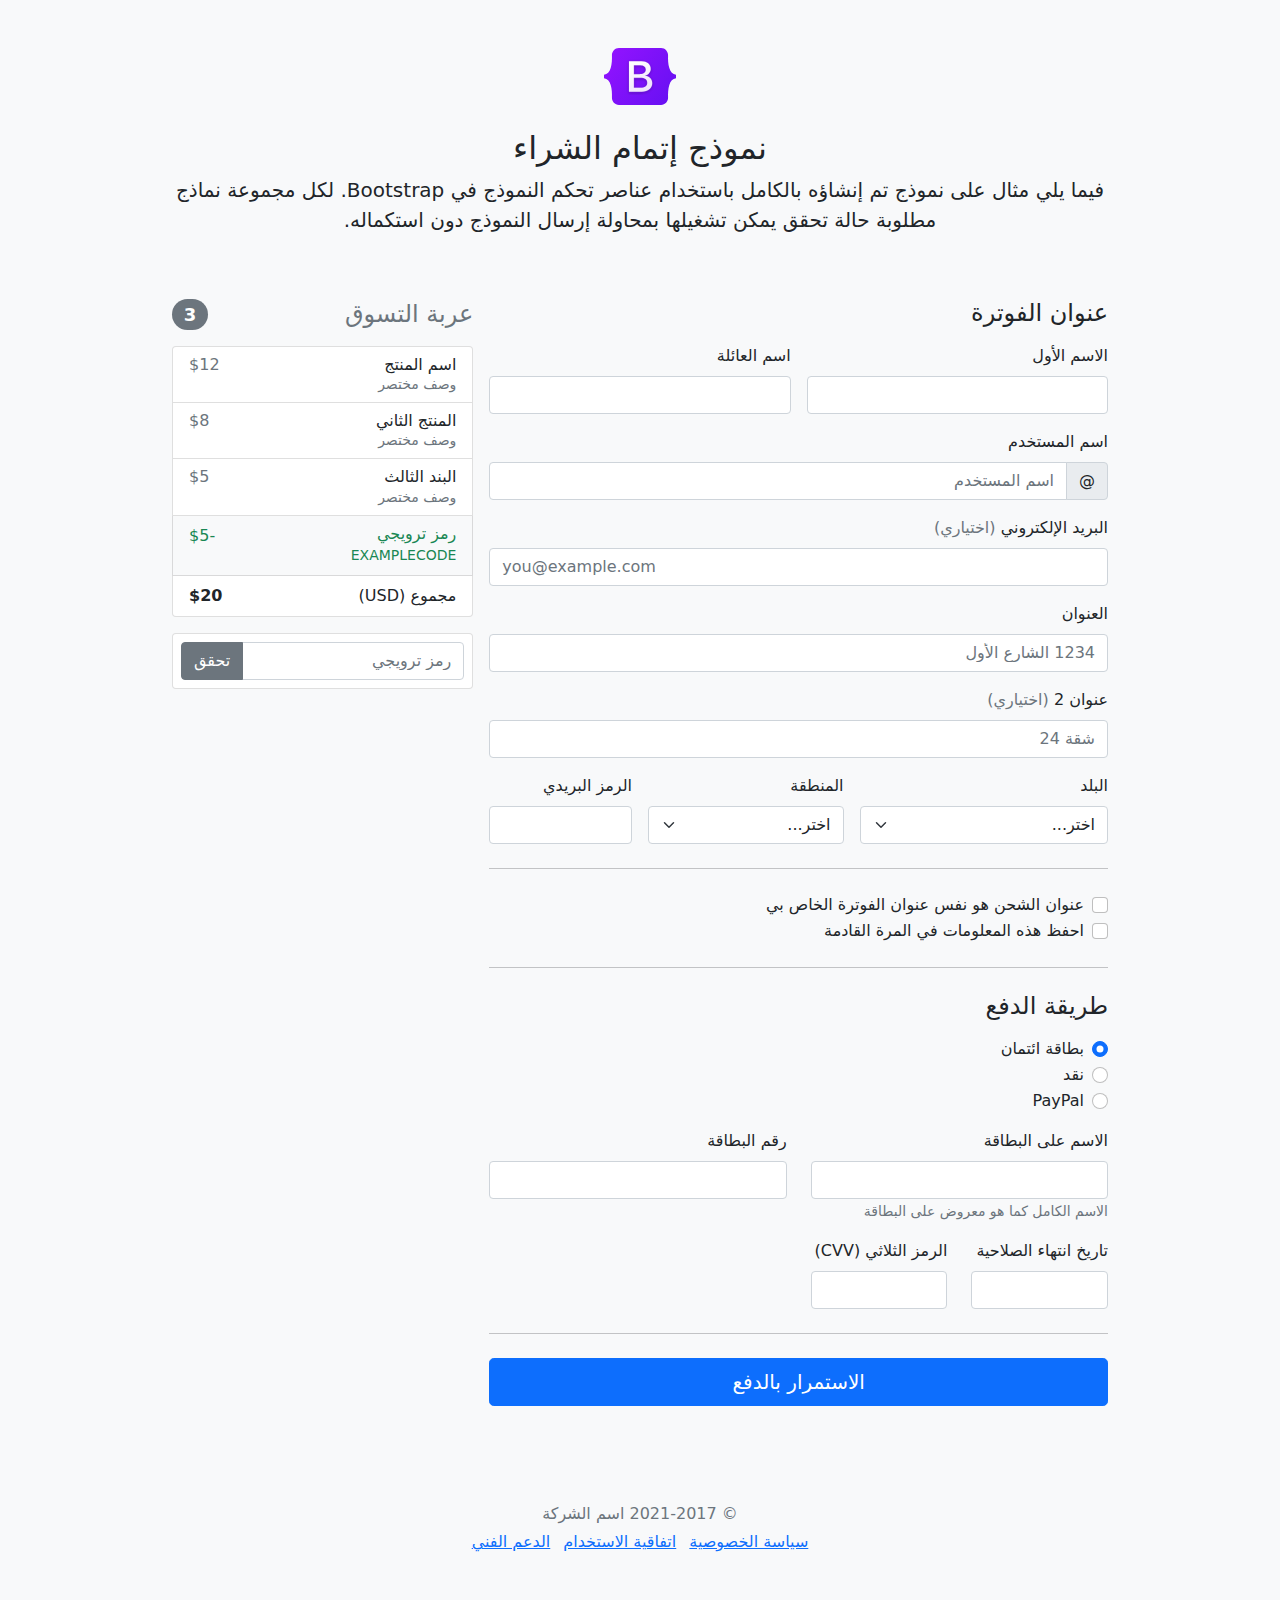
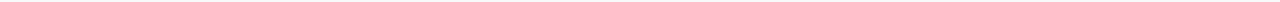
<file: BTP/bootstrap-5.1.3-examples/checkout-rtl/index.html>
<!doctype html>
<html lang="ar" dir="rtl">
  <head>
    <meta charset="utf-8">
    <meta name="viewport" content="width=device-width, initial-scale=1">
    <meta name="description" content="">
    <meta name="author" content="Mark Otto, Jacob Thornton, and Bootstrap contributors">
    <meta name="generator" content="Hugo 0.88.1">
    <title>مثال إتمام الشراء · Bootstrap v5.1</title>

    <link rel="canonical" href="https://getbootstrap.com/docs/5.1/examples/checkout-rtl/">

    

    <!-- Bootstrap core CSS -->
<link href="../assets/dist/css/bootstrap.rtl.min.css" rel="stylesheet">

    <style>
      .bd-placeholder-img {
        font-size: 1.125rem;
        text-anchor: middle;
        -webkit-user-select: none;
        -moz-user-select: none;
        user-select: none;
      }

      @media (min-width: 768px) {
        .bd-placeholder-img-lg {
          font-size: 3.5rem;
        }
      }
    </style>

    
    <!-- Custom styles for this template -->
    <link href="../checkout/form-validation.css" rel="stylesheet">
  </head>
  <body class="bg-light">
    
<div class="container">
  <main>
    <div class="py-5 text-center">
      <img class="d-block mx-auto mb-4" src="../assets/brand/bootstrap-logo.svg" alt="" width="72" height="57">
      <h2>نموذج إتمام الشراء</h2>
      <p class="lead">فيما يلي مثال على نموذج تم إنشاؤه بالكامل باستخدام عناصر تحكم النموذج في Bootstrap. لكل مجموعة نماذج مطلوبة حالة تحقق يمكن تشغيلها بمحاولة إرسال النموذج دون استكماله.</p>
    </div>

    <div class="row g-3">
      <div class="col-md-5 col-lg-4 order-md-last">
        <h4 class="d-flex justify-content-between align-items-center mb-3">
          <span class="text-muted">عربة التسوق</span>
          <span class="badge bg-secondary rounded-pill">3</span>
        </h4>
        <ul class="list-group mb-3">
          <li class="list-group-item d-flex justify-content-between lh-sm">
            <div>
              <h6 class="my-0">اسم المنتج</h6>
              <small class="text-muted">وصف مختصر</small>
            </div>
            <span class="text-muted">$12</span>
          </li>
          <li class="list-group-item d-flex justify-content-between lh-sm">
            <div>
              <h6 class="my-0">المنتج الثاني</h6>
              <small class="text-muted">وصف مختصر</small>
            </div>
            <span class="text-muted">$8</span>
          </li>
          <li class="list-group-item d-flex justify-content-between lh-sm">
            <div>
              <h6 class="my-0">البند الثالث</h6>
              <small class="text-muted">وصف مختصر</small>
            </div>
            <span class="text-muted">$5</span>
          </li>
          <li class="list-group-item d-flex justify-content-between bg-light">
            <div class="text-success">
              <h6 class="my-0">رمز ترويجي</h6>
              <small>EXAMPLECODE</small>
            </div>
            <span class="text-success">-$5</span>
          </li>
          <li class="list-group-item d-flex justify-content-between">
            <span>مجموع (USD)</span>
            <strong>$20</strong>
          </li>
        </ul>

        <form class="card p-2">
          <div class="input-group">
            <input type="text" class="form-control" placeholder="رمز ترويجي">
            <button type="submit" class="btn btn-secondary">تحقق</button>
          </div>
        </form>
      </div>
      <div class="col-md-7 col-lg-8">
        <h4 class="mb-3">عنوان الفوترة</h4>
        <form class="needs-validation" novalidate>
          <div class="row g-3">
            <div class="col-sm-6">
              <label for="firstName" class="form-label">الاسم الأول</label>
              <input type="text" class="form-control" id="firstName" placeholder="" value="" required>
              <div class="invalid-feedback">
                يرجى إدخال اسم أول صحيح.
              </div>
            </div>

            <div class="col-sm-6">
              <label for="lastName" class="form-label">اسم العائلة</label>
              <input type="text" class="form-control" id="lastName" placeholder="" value="" required>
              <div class="invalid-feedback">
                يرجى إدخال اسم عائلة صحيح.
              </div>
            </div>

            <div class="col-12">
              <label for="username" class="form-label">اسم المستخدم</label>
              <div class="input-group has-validation">
                <span class="input-group-text">@</span>
                <input type="text" class="form-control" id="username" placeholder="اسم المستخدم" required>
              <div class="invalid-feedback">
                اسم المستخدم الخاص بك مطلوب.
                </div>
              </div>
            </div>

            <div class="col-12">
              <label for="email" class="form-label">البريد الإلكتروني <span class="text-muted">(اختياري)</span></label>
              <input type="email" class="form-control" id="email" placeholder="you@example.com">
              <div class="invalid-feedback">
                يرجى إدخال عنوان بريد إلكتروني صحيح لتصلكم تحديثات الشحن.
              </div>
            </div>

            <div class="col-12">
              <label for="address" class="form-label">العنوان</label>
              <input type="text" class="form-control" id="address" placeholder="1234 الشارع الأول" required>
              <div class="invalid-feedback">
                يرجى إدخال عنوان الشحن الخاص بك.
              </div>
            </div>

            <div class="col-12">
              <label for="address2" class="form-label">عنوان 2 <span class="text-muted">(اختياري)</span></label>
              <input type="text" class="form-control" id="address2" placeholder="شقة 24">
            </div>

            <div class="col-md-5">
              <label for="country" class="form-label">البلد</label>
              <select class="form-select" id="country" required>
                <option value="">اختر...</option>
                <option>الولايات المتحدة الأمريكية</option>
              </select>
              <div class="invalid-feedback">
                يرجى اختيار بلد صحيح.
              </div>
            </div>

            <div class="col-md-4">
              <label for="state" class="form-label">المنطقة</label>
              <select class="form-select" id="state" required>
                <option value="">اختر...</option>
                <option>كاليفورنيا</option>
              </select>
              <div class="invalid-feedback">
                يرجى اختيار اسم منطقة صحيح.
              </div>
            </div>

            <div class="col-md-3">
              <label for="zip" class="form-label">الرمز البريدي</label>
              <input type="text" class="form-control" id="zip" placeholder="" required>
              <div class="invalid-feedback">
                الرمز البريدي مطلوب.
              </div>
            </div>
          </div>

          <hr class="my-4">

          <div class="form-check">
            <input type="checkbox" class="form-check-input" id="same-address">
            <label class="form-check-label" for="same-address">عنوان الشحن هو نفس عنوان الفوترة الخاص بي</label>
          </div>

          <div class="form-check">
            <input type="checkbox" class="form-check-input" id="save-info">
            <label class="form-check-label" for="save-info">احفظ هذه المعلومات في المرة القادمة</label>
          </div>

          <hr class="my-4">

          <h4 class="mb-3">طريقة الدفع</h4>

          <div class="my-3">
            <div class="form-check">
              <input id="credit" name="paymentMethod" type="radio" class="form-check-input" checked required>
              <label class="form-check-label" for="credit">بطاقة ائتمان</label>
            </div>
            <div class="form-check">
              <input id="cash" name="paymentMethod" type="radio" class="form-check-input" required>
              <label class="form-check-label" for="cash">نقد</label>
            </div>
            <div class="form-check">
              <input id="paypal" name="paymentMethod" type="radio" class="form-check-input" required>
              <label class="form-check-label" for="paypal">PayPal</label>
            </div>
          </div>

          <div class="row gy-3">
            <div class="col-md-6">
              <label for="cc-name" class="form-label">الاسم على البطاقة</label>
              <input type="text" class="form-control" id="cc-name" placeholder="" required>
              <small class="text-muted">الاسم الكامل كما هو معروض على البطاقة</small>
              <div class="invalid-feedback">
                الاسم على البطاقة مطلوب
              </div>
            </div>

            <div class="col-md-6">
              <label for="cc-number" class="form-label">رقم البطاقة</label>
              <input type="text" class="form-control" id="cc-number" placeholder="" required>
              <div class="invalid-feedback">
                رقم بطاقة الائتمان مطلوب
              </div>
            </div>

            <div class="col-md-3">
              <label for="cc-expiration" class="form-label">تاريخ انتهاء الصلاحية</label>
              <input type="text" class="form-control" id="cc-expiration" placeholder="" required>
              <div class="invalid-feedback">
                تاريخ انتهاء الصلاحية مطلوب
              </div>
            </div>

            <div class="col-md-3">
              <label for="cc-cvv" class="form-label">الرمز الثلاثي (CVV)</label>
              <input type="text" class="form-control" id="cc-cvv" placeholder="" required>
              <div class="invalid-feedback">
                رمز الحماية مطلوب
              </div>
            </div>
          </div>

          <hr class="my-4">

          <button class="w-100 btn btn-primary btn-lg" type="submit">الاستمرار بالدفع</button>
        </form>
      </div>
    </div>
  </main>
  <footer class="my-5 pt-5 text-muted text-center text-small">
    <p class="mb-1">&copy; 2021-2017 اسم الشركة</p>
    <ul class="list-inline">
      <li class="list-inline-item"><a href="#">سياسة الخصوصية</a></li>
      <li class="list-inline-item"><a href="#">اتفاقية الاستخدام</a></li>
      <li class="list-inline-item"><a href="#">الدعم الفني</a></li>
    </ul>
  </footer>
</div>


    <script src="../assets/dist/js/bootstrap.bundle.min.js"></script>

      <script src="../checkout/form-validation.js"></script>
  </body>
</html>
</file>
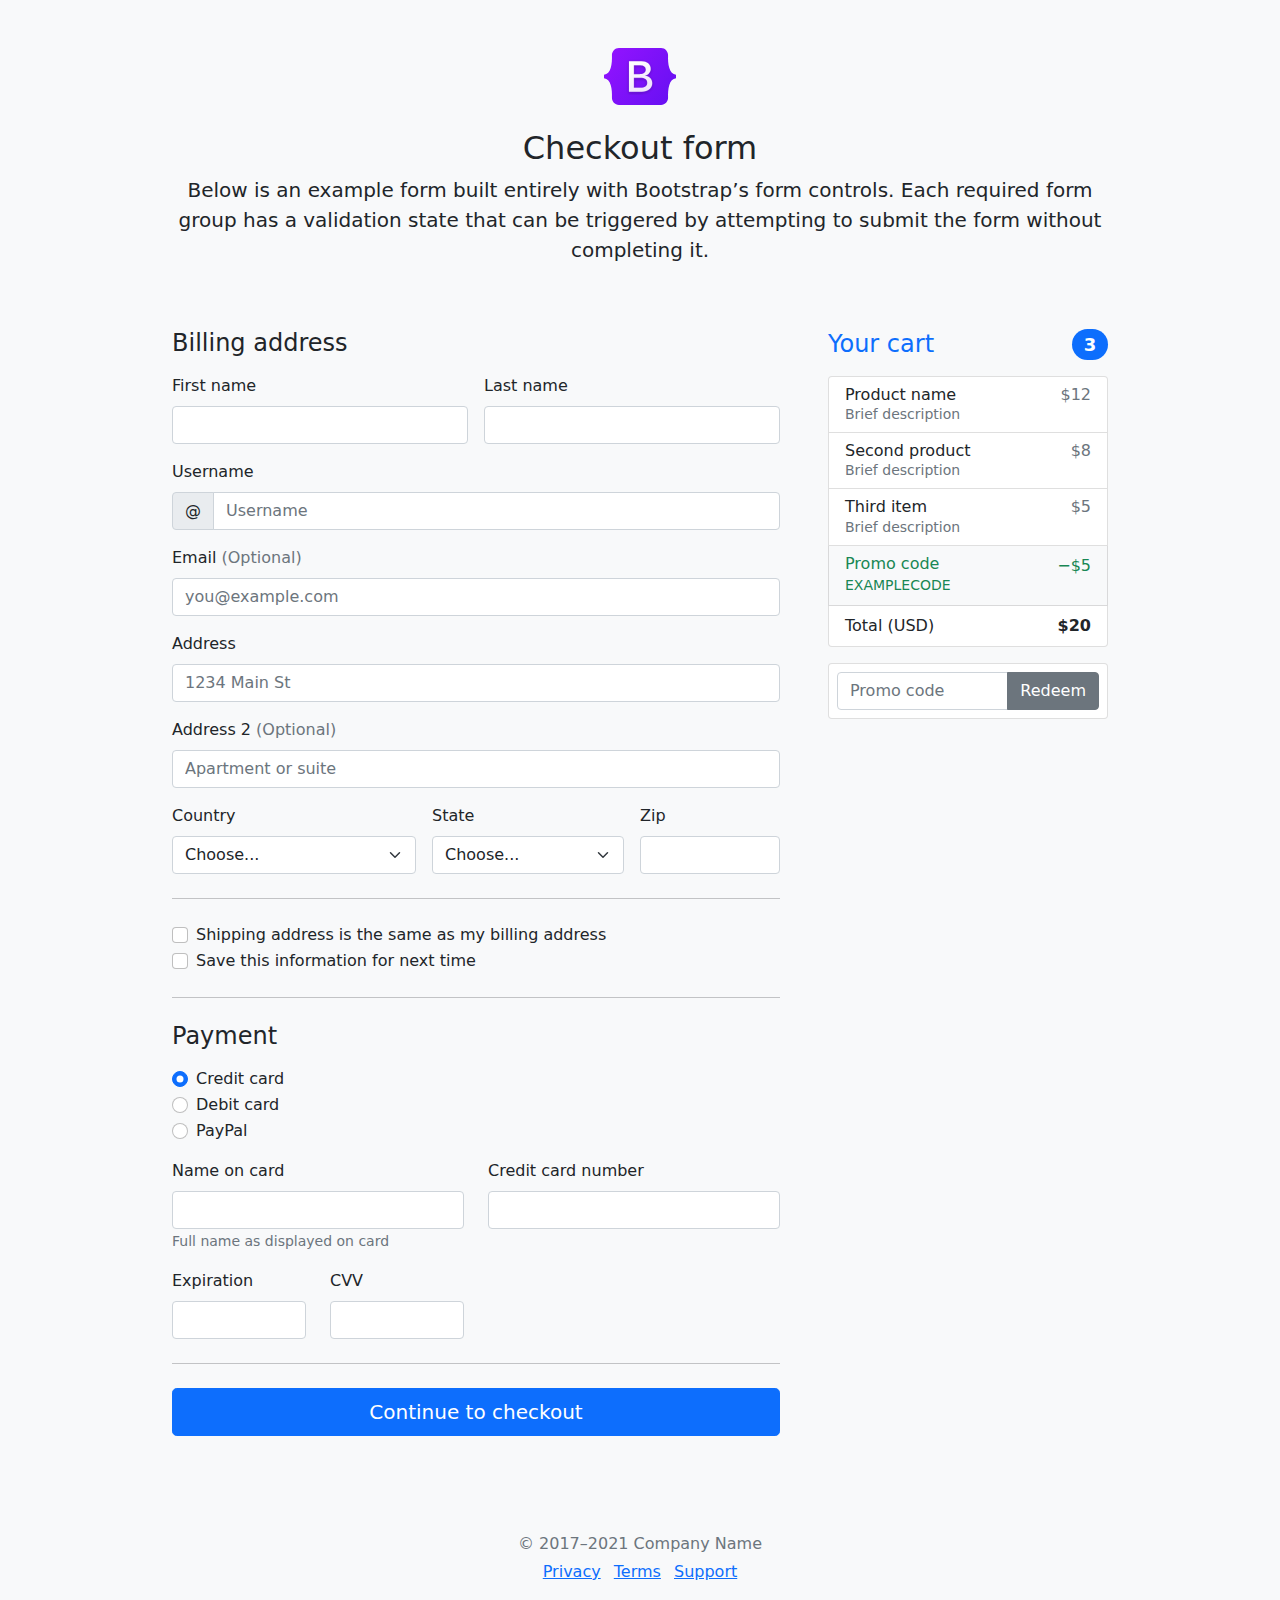
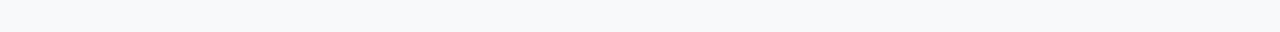
<file: BTP/bootstrap-5.1.3-examples/checkout/index.html>
<!doctype html>
<html lang="en">
  <head>
    <meta charset="utf-8">
    <meta name="viewport" content="width=device-width, initial-scale=1">
    <meta name="description" content="">
    <meta name="author" content="Mark Otto, Jacob Thornton, and Bootstrap contributors">
    <meta name="generator" content="Hugo 0.88.1">
    <title>Checkout example · Bootstrap v5.1</title>

    <link rel="canonical" href="https://getbootstrap.com/docs/5.1/examples/checkout/">

    

    <!-- Bootstrap core CSS -->
<link href="../assets/dist/css/bootstrap.min.css" rel="stylesheet">

    <style>
      .bd-placeholder-img {
        font-size: 1.125rem;
        text-anchor: middle;
        -webkit-user-select: none;
        -moz-user-select: none;
        user-select: none;
      }

      @media (min-width: 768px) {
        .bd-placeholder-img-lg {
          font-size: 3.5rem;
        }
      }
    </style>

    
    <!-- Custom styles for this template -->
    <link href="form-validation.css" rel="stylesheet">
  </head>
  <body class="bg-light">
    
<div class="container">
  <main>
    <div class="py-5 text-center">
      <img class="d-block mx-auto mb-4" src="../assets/brand/bootstrap-logo.svg" alt="" width="72" height="57">
      <h2>Checkout form</h2>
      <p class="lead">Below is an example form built entirely with Bootstrap’s form controls. Each required form group has a validation state that can be triggered by attempting to submit the form without completing it.</p>
    </div>

    <div class="row g-5">
      <div class="col-md-5 col-lg-4 order-md-last">
        <h4 class="d-flex justify-content-between align-items-center mb-3">
          <span class="text-primary">Your cart</span>
          <span class="badge bg-primary rounded-pill">3</span>
        </h4>
        <ul class="list-group mb-3">
          <li class="list-group-item d-flex justify-content-between lh-sm">
            <div>
              <h6 class="my-0">Product name</h6>
              <small class="text-muted">Brief description</small>
            </div>
            <span class="text-muted">$12</span>
          </li>
          <li class="list-group-item d-flex justify-content-between lh-sm">
            <div>
              <h6 class="my-0">Second product</h6>
              <small class="text-muted">Brief description</small>
            </div>
            <span class="text-muted">$8</span>
          </li>
          <li class="list-group-item d-flex justify-content-between lh-sm">
            <div>
              <h6 class="my-0">Third item</h6>
              <small class="text-muted">Brief description</small>
            </div>
            <span class="text-muted">$5</span>
          </li>
          <li class="list-group-item d-flex justify-content-between bg-light">
            <div class="text-success">
              <h6 class="my-0">Promo code</h6>
              <small>EXAMPLECODE</small>
            </div>
            <span class="text-success">−$5</span>
          </li>
          <li class="list-group-item d-flex justify-content-between">
            <span>Total (USD)</span>
            <strong>$20</strong>
          </li>
        </ul>

        <form class="card p-2">
          <div class="input-group">
            <input type="text" class="form-control" placeholder="Promo code">
            <button type="submit" class="btn btn-secondary">Redeem</button>
          </div>
        </form>
      </div>
      <div class="col-md-7 col-lg-8">
        <h4 class="mb-3">Billing address</h4>
        <form class="needs-validation" novalidate>
          <div class="row g-3">
            <div class="col-sm-6">
              <label for="firstName" class="form-label">First name</label>
              <input type="text" class="form-control" id="firstName" placeholder="" value="" required>
              <div class="invalid-feedback">
                Valid first name is required.
              </div>
            </div>

            <div class="col-sm-6">
              <label for="lastName" class="form-label">Last name</label>
              <input type="text" class="form-control" id="lastName" placeholder="" value="" required>
              <div class="invalid-feedback">
                Valid last name is required.
              </div>
            </div>

            <div class="col-12">
              <label for="username" class="form-label">Username</label>
              <div class="input-group has-validation">
                <span class="input-group-text">@</span>
                <input type="text" class="form-control" id="username" placeholder="Username" required>
              <div class="invalid-feedback">
                  Your username is required.
                </div>
              </div>
            </div>

            <div class="col-12">
              <label for="email" class="form-label">Email <span class="text-muted">(Optional)</span></label>
              <input type="email" class="form-control" id="email" placeholder="you@example.com">
              <div class="invalid-feedback">
                Please enter a valid email address for shipping updates.
              </div>
            </div>

            <div class="col-12">
              <label for="address" class="form-label">Address</label>
              <input type="text" class="form-control" id="address" placeholder="1234 Main St" required>
              <div class="invalid-feedback">
                Please enter your shipping address.
              </div>
            </div>

            <div class="col-12">
              <label for="address2" class="form-label">Address 2 <span class="text-muted">(Optional)</span></label>
              <input type="text" class="form-control" id="address2" placeholder="Apartment or suite">
            </div>

            <div class="col-md-5">
              <label for="country" class="form-label">Country</label>
              <select class="form-select" id="country" required>
                <option value="">Choose...</option>
                <option>United States</option>
              </select>
              <div class="invalid-feedback">
                Please select a valid country.
              </div>
            </div>

            <div class="col-md-4">
              <label for="state" class="form-label">State</label>
              <select class="form-select" id="state" required>
                <option value="">Choose...</option>
                <option>California</option>
              </select>
              <div class="invalid-feedback">
                Please provide a valid state.
              </div>
            </div>

            <div class="col-md-3">
              <label for="zip" class="form-label">Zip</label>
              <input type="text" class="form-control" id="zip" placeholder="" required>
              <div class="invalid-feedback">
                Zip code required.
              </div>
            </div>
          </div>

          <hr class="my-4">

          <div class="form-check">
            <input type="checkbox" class="form-check-input" id="same-address">
            <label class="form-check-label" for="same-address">Shipping address is the same as my billing address</label>
          </div>

          <div class="form-check">
            <input type="checkbox" class="form-check-input" id="save-info">
            <label class="form-check-label" for="save-info">Save this information for next time</label>
          </div>

          <hr class="my-4">

          <h4 class="mb-3">Payment</h4>

          <div class="my-3">
            <div class="form-check">
              <input id="credit" name="paymentMethod" type="radio" class="form-check-input" checked required>
              <label class="form-check-label" for="credit">Credit card</label>
            </div>
            <div class="form-check">
              <input id="debit" name="paymentMethod" type="radio" class="form-check-input" required>
              <label class="form-check-label" for="debit">Debit card</label>
            </div>
            <div class="form-check">
              <input id="paypal" name="paymentMethod" type="radio" class="form-check-input" required>
              <label class="form-check-label" for="paypal">PayPal</label>
            </div>
          </div>

          <div class="row gy-3">
            <div class="col-md-6">
              <label for="cc-name" class="form-label">Name on card</label>
              <input type="text" class="form-control" id="cc-name" placeholder="" required>
              <small class="text-muted">Full name as displayed on card</small>
              <div class="invalid-feedback">
                Name on card is required
              </div>
            </div>

            <div class="col-md-6">
              <label for="cc-number" class="form-label">Credit card number</label>
              <input type="text" class="form-control" id="cc-number" placeholder="" required>
              <div class="invalid-feedback">
                Credit card number is required
              </div>
            </div>

            <div class="col-md-3">
              <label for="cc-expiration" class="form-label">Expiration</label>
              <input type="text" class="form-control" id="cc-expiration" placeholder="" required>
              <div class="invalid-feedback">
                Expiration date required
              </div>
            </div>

            <div class="col-md-3">
              <label for="cc-cvv" class="form-label">CVV</label>
              <input type="text" class="form-control" id="cc-cvv" placeholder="" required>
              <div class="invalid-feedback">
                Security code required
              </div>
            </div>
          </div>

          <hr class="my-4">

          <button class="w-100 btn btn-primary btn-lg" type="submit">Continue to checkout</button>
        </form>
      </div>
    </div>
  </main>

  <footer class="my-5 pt-5 text-muted text-center text-small">
    <p class="mb-1">&copy; 2017–2021 Company Name</p>
    <ul class="list-inline">
      <li class="list-inline-item"><a href="#">Privacy</a></li>
      <li class="list-inline-item"><a href="#">Terms</a></li>
      <li class="list-inline-item"><a href="#">Support</a></li>
    </ul>
  </footer>
</div>


    <script src="../assets/dist/js/bootstrap.bundle.min.js"></script>

      <script src="form-validation.js"></script>
  </body>
</html>
</file>
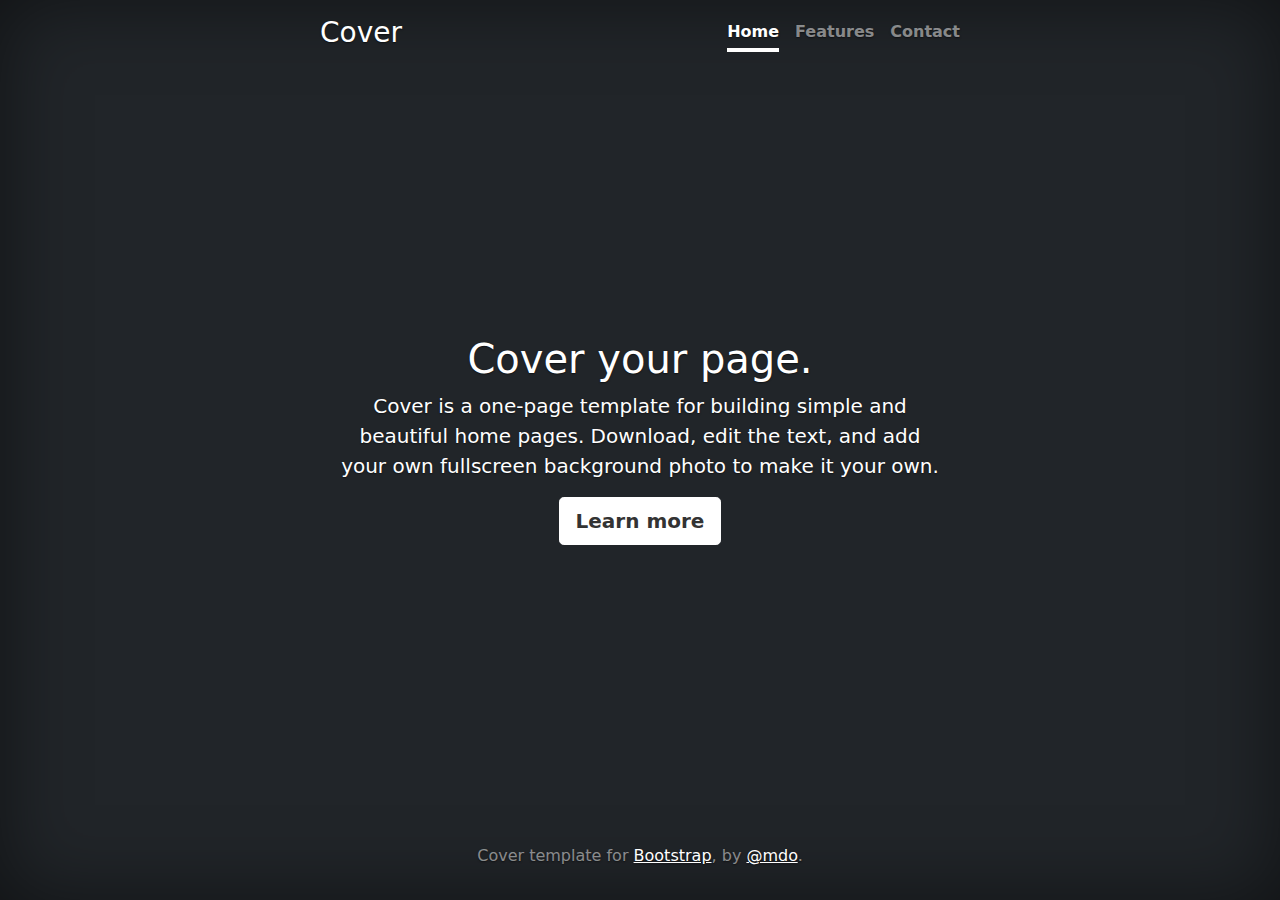
<file: BTP/bootstrap-5.1.3-examples/cover/index.html>
<!doctype html>
<html lang="en" class="h-100">
  <head>
    <meta charset="utf-8">
    <meta name="viewport" content="width=device-width, initial-scale=1">
    <meta name="description" content="">
    <meta name="author" content="Mark Otto, Jacob Thornton, and Bootstrap contributors">
    <meta name="generator" content="Hugo 0.88.1">
    <title>Cover Template · Bootstrap v5.1</title>

    <link rel="canonical" href="https://getbootstrap.com/docs/5.1/examples/cover/">

    

    <!-- Bootstrap core CSS -->
<link href="../assets/dist/css/bootstrap.min.css" rel="stylesheet">

    <style>
      .bd-placeholder-img {
        font-size: 1.125rem;
        text-anchor: middle;
        -webkit-user-select: none;
        -moz-user-select: none;
        user-select: none;
      }

      @media (min-width: 768px) {
        .bd-placeholder-img-lg {
          font-size: 3.5rem;
        }
      }
    </style>

    
    <!-- Custom styles for this template -->
    <link href="cover.css" rel="stylesheet">
  </head>
  <body class="d-flex h-100 text-center text-white bg-dark">
    
<div class="cover-container d-flex w-100 h-100 p-3 mx-auto flex-column">
  <header class="mb-auto">
    <div>
      <h3 class="float-md-start mb-0">Cover</h3>
      <nav class="nav nav-masthead justify-content-center float-md-end">
        <a class="nav-link active" aria-current="page" href="#">Home</a>
        <a class="nav-link" href="#">Features</a>
        <a class="nav-link" href="#">Contact</a>
      </nav>
    </div>
  </header>

  <main class="px-3">
    <h1>Cover your page.</h1>
    <p class="lead">Cover is a one-page template for building simple and beautiful home pages. Download, edit the text, and add your own fullscreen background photo to make it your own.</p>
    <p class="lead">
      <a href="#" class="btn btn-lg btn-secondary fw-bold border-white bg-white">Learn more</a>
    </p>
  </main>

  <footer class="mt-auto text-white-50">
    <p>Cover template for <a href="https://getbootstrap.com/" class="text-white">Bootstrap</a>, by <a href="https://twitter.com/mdo" class="text-white">@mdo</a>.</p>
  </footer>
</div>


    
  </body>
</html>
</file>
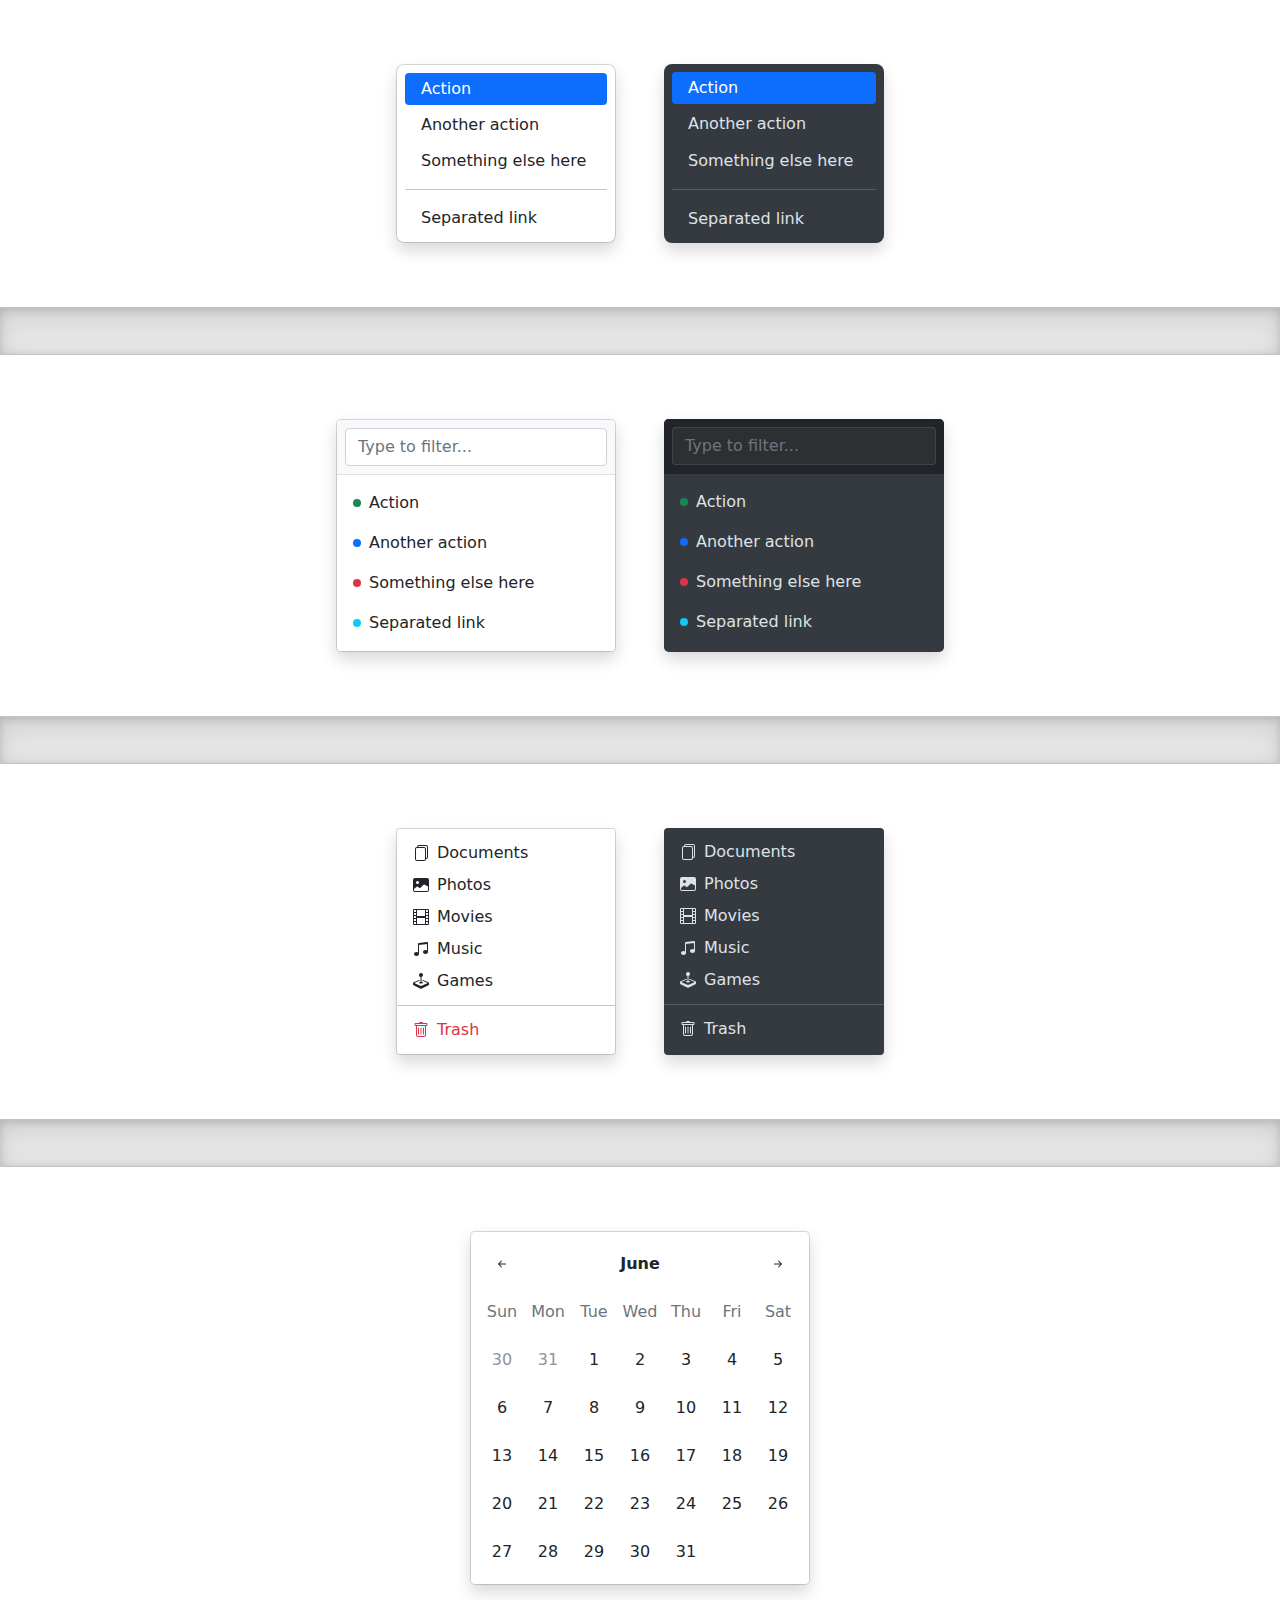
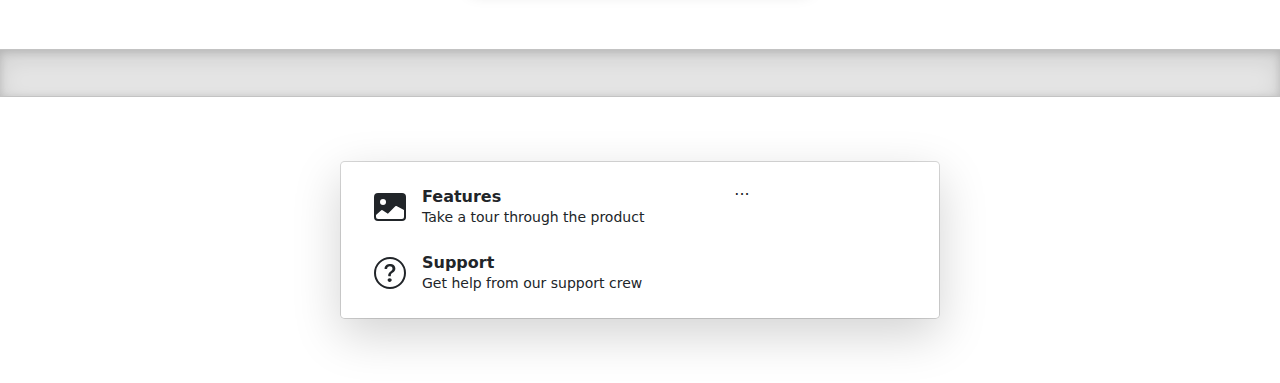
<file: BTP/bootstrap-5.1.3-examples/dropdowns/index.html>
<!doctype html>
<html lang="en">
  <head>
    <meta charset="utf-8">
    <meta name="viewport" content="width=device-width, initial-scale=1">
    <meta name="description" content="">
    <meta name="author" content="Mark Otto, Jacob Thornton, and Bootstrap contributors">
    <meta name="generator" content="Hugo 0.88.1">
    <title>Dropdowns · Bootstrap v5.1</title>

    <link rel="canonical" href="https://getbootstrap.com/docs/5.1/examples/dropdowns/">

    

    <!-- Bootstrap core CSS -->
<link href="../assets/dist/css/bootstrap.min.css" rel="stylesheet">

    <style>
      .bd-placeholder-img {
        font-size: 1.125rem;
        text-anchor: middle;
        -webkit-user-select: none;
        -moz-user-select: none;
        user-select: none;
      }

      @media (min-width: 768px) {
        .bd-placeholder-img-lg {
          font-size: 3.5rem;
        }
      }
    </style>

    
    <!-- Custom styles for this template -->
    <link href="dropdowns.css" rel="stylesheet">
  </head>
  <body>
    
<svg xmlns="http://www.w3.org/2000/svg" style="display: none;">
  <symbol id="bootstrap" viewBox="0 0 118 94">
    <title>Bootstrap</title>
    <path fill-rule="evenodd" clip-rule="evenodd" d="M24.509 0c-6.733 0-11.715 5.893-11.492 12.284.214 6.14-.064 14.092-2.066 20.577C8.943 39.365 5.547 43.485 0 44.014v5.972c5.547.529 8.943 4.649 10.951 11.153 2.002 6.485 2.28 14.437 2.066 20.577C12.794 88.106 17.776 94 24.51 94H93.5c6.733 0 11.714-5.893 11.491-12.284-.214-6.14.064-14.092 2.066-20.577 2.009-6.504 5.396-10.624 10.943-11.153v-5.972c-5.547-.529-8.934-4.649-10.943-11.153-2.002-6.484-2.28-14.437-2.066-20.577C105.214 5.894 100.233 0 93.5 0H24.508zM80 57.863C80 66.663 73.436 72 62.543 72H44a2 2 0 01-2-2V24a2 2 0 012-2h18.437c9.083 0 15.044 4.92 15.044 12.474 0 5.302-4.01 10.049-9.119 10.88v.277C75.317 46.394 80 51.21 80 57.863zM60.521 28.34H49.948v14.934h8.905c6.884 0 10.68-2.772 10.68-7.727 0-4.643-3.264-7.207-9.012-7.207zM49.948 49.2v16.458H60.91c7.167 0 10.964-2.876 10.964-8.281 0-5.406-3.903-8.178-11.425-8.178H49.948z"></path>
  </symbol>

  <symbol id="exclamation-triangle-fill" viewBox="0 0 16 16">
    <path d="M8.982 1.566a1.13 1.13 0 0 0-1.96 0L.165 13.233c-.457.778.091 1.767.98 1.767h13.713c.889 0 1.438-.99.98-1.767L8.982 1.566zM8 5c.535 0 .954.462.9.995l-.35 3.507a.552.552 0 0 1-1.1 0L7.1 5.995A.905.905 0 0 1 8 5zm.002 6a1 1 0 1 1 0 2 1 1 0 0 1 0-2z"/>
  </symbol>

  <symbol id="check2" viewBox="0 0 16 16">
    <path d="M13.854 3.646a.5.5 0 0 1 0 .708l-7 7a.5.5 0 0 1-.708 0l-3.5-3.5a.5.5 0 1 1 .708-.708L6.5 10.293l6.646-6.647a.5.5 0 0 1 .708 0z"/>
  </symbol>

  <symbol id="check2-circle" viewBox="0 0 16 16">
    <path d="M2.5 8a5.5 5.5 0 0 1 8.25-4.764.5.5 0 0 0 .5-.866A6.5 6.5 0 1 0 14.5 8a.5.5 0 0 0-1 0 5.5 5.5 0 1 1-11 0z"/>
    <path d="M15.354 3.354a.5.5 0 0 0-.708-.708L8 9.293 5.354 6.646a.5.5 0 1 0-.708.708l3 3a.5.5 0 0 0 .708 0l7-7z"/>
  </symbol>

  <symbol id="bookmark-star" viewBox="0 0 16 16">
    <path d="M7.84 4.1a.178.178 0 0 1 .32 0l.634 1.285a.178.178 0 0 0 .134.098l1.42.206c.145.021.204.2.098.303L9.42 6.993a.178.178 0 0 0-.051.158l.242 1.414a.178.178 0 0 1-.258.187l-1.27-.668a.178.178 0 0 0-.165 0l-1.27.668a.178.178 0 0 1-.257-.187l.242-1.414a.178.178 0 0 0-.05-.158l-1.03-1.001a.178.178 0 0 1 .098-.303l1.42-.206a.178.178 0 0 0 .134-.098L7.84 4.1z"/>
    <path d="M2 2a2 2 0 0 1 2-2h8a2 2 0 0 1 2 2v13.5a.5.5 0 0 1-.777.416L8 13.101l-5.223 2.815A.5.5 0 0 1 2 15.5V2zm2-1a1 1 0 0 0-1 1v12.566l4.723-2.482a.5.5 0 0 1 .554 0L13 14.566V2a1 1 0 0 0-1-1H4z"/>
  </symbol>

  <symbol id="grid-fill" viewBox="0 0 16 16">
    <path d="M1 2.5A1.5 1.5 0 0 1 2.5 1h3A1.5 1.5 0 0 1 7 2.5v3A1.5 1.5 0 0 1 5.5 7h-3A1.5 1.5 0 0 1 1 5.5v-3zm8 0A1.5 1.5 0 0 1 10.5 1h3A1.5 1.5 0 0 1 15 2.5v3A1.5 1.5 0 0 1 13.5 7h-3A1.5 1.5 0 0 1 9 5.5v-3zm-8 8A1.5 1.5 0 0 1 2.5 9h3A1.5 1.5 0 0 1 7 10.5v3A1.5 1.5 0 0 1 5.5 15h-3A1.5 1.5 0 0 1 1 13.5v-3zm8 0A1.5 1.5 0 0 1 10.5 9h3a1.5 1.5 0 0 1 1.5 1.5v3a1.5 1.5 0 0 1-1.5 1.5h-3A1.5 1.5 0 0 1 9 13.5v-3z"/>
  </symbol>

  <symbol id="stars" viewBox="0 0 16 16">
    <path d="M7.657 6.247c.11-.33.576-.33.686 0l.645 1.937a2.89 2.89 0 0 0 1.829 1.828l1.936.645c.33.11.33.576 0 .686l-1.937.645a2.89 2.89 0 0 0-1.828 1.829l-.645 1.936a.361.361 0 0 1-.686 0l-.645-1.937a2.89 2.89 0 0 0-1.828-1.828l-1.937-.645a.361.361 0 0 1 0-.686l1.937-.645a2.89 2.89 0 0 0 1.828-1.828l.645-1.937zM3.794 1.148a.217.217 0 0 1 .412 0l.387 1.162c.173.518.579.924 1.097 1.097l1.162.387a.217.217 0 0 1 0 .412l-1.162.387A1.734 1.734 0 0 0 4.593 5.69l-.387 1.162a.217.217 0 0 1-.412 0L3.407 5.69A1.734 1.734 0 0 0 2.31 4.593l-1.162-.387a.217.217 0 0 1 0-.412l1.162-.387A1.734 1.734 0 0 0 3.407 2.31l.387-1.162zM10.863.099a.145.145 0 0 1 .274 0l.258.774c.115.346.386.617.732.732l.774.258a.145.145 0 0 1 0 .274l-.774.258a1.156 1.156 0 0 0-.732.732l-.258.774a.145.145 0 0 1-.274 0l-.258-.774a1.156 1.156 0 0 0-.732-.732L9.1 2.137a.145.145 0 0 1 0-.274l.774-.258c.346-.115.617-.386.732-.732L10.863.1z"/>
  </symbol>

  <symbol id="film" viewBox="0 0 16 16">
    <path d="M0 1a1 1 0 0 1 1-1h14a1 1 0 0 1 1 1v14a1 1 0 0 1-1 1H1a1 1 0 0 1-1-1V1zm4 0v6h8V1H4zm8 8H4v6h8V9zM1 1v2h2V1H1zm2 3H1v2h2V4zM1 7v2h2V7H1zm2 3H1v2h2v-2zm-2 3v2h2v-2H1zM15 1h-2v2h2V1zm-2 3v2h2V4h-2zm2 3h-2v2h2V7zm-2 3v2h2v-2h-2zm2 3h-2v2h2v-2z"/>
  </symbol>

  <symbol id="joystick" viewBox="0 0 16 16">
    <path d="M10 2a2 2 0 0 1-1.5 1.937v5.087c.863.083 1.5.377 1.5.726 0 .414-.895.75-2 .75s-2-.336-2-.75c0-.35.637-.643 1.5-.726V3.937A2 2 0 1 1 10 2z"/>
    <path d="M0 9.665v1.717a1 1 0 0 0 .553.894l6.553 3.277a2 2 0 0 0 1.788 0l6.553-3.277a1 1 0 0 0 .553-.894V9.665c0-.1-.06-.19-.152-.23L9.5 6.715v.993l5.227 2.178a.125.125 0 0 1 .001.23l-5.94 2.546a2 2 0 0 1-1.576 0l-5.94-2.546a.125.125 0 0 1 .001-.23L6.5 7.708l-.013-.988L.152 9.435a.25.25 0 0 0-.152.23z"/>
  </symbol>

  <symbol id="music-note-beamed" viewBox="0 0 16 16">
    <path d="M6 13c0 1.105-1.12 2-2.5 2S1 14.105 1 13c0-1.104 1.12-2 2.5-2s2.5.896 2.5 2zm9-2c0 1.105-1.12 2-2.5 2s-2.5-.895-2.5-2 1.12-2 2.5-2 2.5.895 2.5 2z"/>
    <path fill-rule="evenodd" d="M14 11V2h1v9h-1zM6 3v10H5V3h1z"/>
    <path d="M5 2.905a1 1 0 0 1 .9-.995l8-.8a1 1 0 0 1 1.1.995V3L5 4V2.905z"/>
  </symbol>

  <symbol id="files" viewBox="0 0 16 16">
    <path d="M13 0H6a2 2 0 0 0-2 2 2 2 0 0 0-2 2v10a2 2 0 0 0 2 2h7a2 2 0 0 0 2-2 2 2 0 0 0 2-2V2a2 2 0 0 0-2-2zm0 13V4a2 2 0 0 0-2-2H5a1 1 0 0 1 1-1h7a1 1 0 0 1 1 1v10a1 1 0 0 1-1 1zM3 4a1 1 0 0 1 1-1h7a1 1 0 0 1 1 1v10a1 1 0 0 1-1 1H4a1 1 0 0 1-1-1V4z"/>
  </symbol>

  <symbol id="image-fill" viewBox="0 0 16 16">
    <path d="M.002 3a2 2 0 0 1 2-2h12a2 2 0 0 1 2 2v10a2 2 0 0 1-2 2h-12a2 2 0 0 1-2-2V3zm1 9v1a1 1 0 0 0 1 1h12a1 1 0 0 0 1-1V9.5l-3.777-1.947a.5.5 0 0 0-.577.093l-3.71 3.71-2.66-1.772a.5.5 0 0 0-.63.062L1.002 12zm5-6.5a1.5 1.5 0 1 0-3 0 1.5 1.5 0 0 0 3 0z"/>
  </symbol>

  <symbol id="trash" viewBox="0 0 16 16">
    <path d="M5.5 5.5A.5.5 0 0 1 6 6v6a.5.5 0 0 1-1 0V6a.5.5 0 0 1 .5-.5zm2.5 0a.5.5 0 0 1 .5.5v6a.5.5 0 0 1-1 0V6a.5.5 0 0 1 .5-.5zm3 .5a.5.5 0 0 0-1 0v6a.5.5 0 0 0 1 0V6z"/>
    <path fill-rule="evenodd" d="M14.5 3a1 1 0 0 1-1 1H13v9a2 2 0 0 1-2 2H5a2 2 0 0 1-2-2V4h-.5a1 1 0 0 1-1-1V2a1 1 0 0 1 1-1H6a1 1 0 0 1 1-1h2a1 1 0 0 1 1 1h3.5a1 1 0 0 1 1 1v1zM4.118 4 4 4.059V13a1 1 0 0 0 1 1h6a1 1 0 0 0 1-1V4.059L11.882 4H4.118zM2.5 3V2h11v1h-11z"/>
  </symbol>

  <symbol id="question-circle" viewBox="0 0 16 16">
    <path d="M8 15A7 7 0 1 1 8 1a7 7 0 0 1 0 14zm0 1A8 8 0 1 0 8 0a8 8 0 0 0 0 16z"/>
    <path d="M5.255 5.786a.237.237 0 0 0 .241.247h.825c.138 0 .248-.113.266-.25.09-.656.54-1.134 1.342-1.134.686 0 1.314.343 1.314 1.168 0 .635-.374.927-.965 1.371-.673.489-1.206 1.06-1.168 1.987l.003.217a.25.25 0 0 0 .25.246h.811a.25.25 0 0 0 .25-.25v-.105c0-.718.273-.927 1.01-1.486.609-.463 1.244-.977 1.244-2.056 0-1.511-1.276-2.241-2.673-2.241-1.267 0-2.655.59-2.75 2.286zm1.557 5.763c0 .533.425.927 1.01.927.609 0 1.028-.394 1.028-.927 0-.552-.42-.94-1.029-.94-.584 0-1.009.388-1.009.94z"/>
  </symbol>

  <symbol id="arrow-left-short" viewBox="0 0 16 16">
    <path fill-rule="evenodd" d="M12 8a.5.5 0 0 1-.5.5H5.707l2.147 2.146a.5.5 0 0 1-.708.708l-3-3a.5.5 0 0 1 0-.708l3-3a.5.5 0 1 1 .708.708L5.707 7.5H11.5a.5.5 0 0 1 .5.5z"/>
  </symbol>

  <symbol id="arrow-right-short" viewBox="0 0 16 16">
    <path fill-rule="evenodd" d="M4 8a.5.5 0 0 1 .5-.5h5.793L8.146 5.354a.5.5 0 1 1 .708-.708l3 3a.5.5 0 0 1 0 .708l-3 3a.5.5 0 0 1-.708-.708L10.293 8.5H4.5A.5.5 0 0 1 4 8z"/>
  </symbol>
</svg>

<div class="d-flex gap-5 justify-content-center" id="dropdownMacos">
  <ul class="dropdown-menu dropdown-menu-macos mx-0 shadow" style="width: 220px;">
    <li><a class="dropdown-item active" href="#">Action</a></li>
    <li><a class="dropdown-item" href="#">Another action</a></li>
    <li><a class="dropdown-item" href="#">Something else here</a></li>
    <li><hr class="dropdown-divider"></li>
    <li><a class="dropdown-item" href="#">Separated link</a></li>
  </ul>
  <ul class="dropdown-menu dropdown-menu-dark dropdown-menu-macos mx-0 border-0 shadow" style="width: 220px;">
    <li><a class="dropdown-item active" href="#">Action</a></li>
    <li><a class="dropdown-item" href="#">Another action</a></li>
    <li><a class="dropdown-item" href="#">Something else here</a></li>
    <li><hr class="dropdown-divider"></li>
    <li><a class="dropdown-item" href="#">Separated link</a></li>
  </ul>
</div>

<div class="b-example-divider"></div>


<div class="d-flex gap-5 justify-content-center" id="dropdownFilter">
  <div class="dropdown-menu pt-0 mx-0 rounded-3 shadow overflow-hidden" style="width: 280px;">
    <form class="p-2 mb-2 bg-light border-bottom">
      <input type="search" class="form-control" autocomplete="false" placeholder="Type to filter...">
    </form>
    <ul class="list-unstyled mb-0">
      <li><a class="dropdown-item d-flex align-items-center gap-2 py-2" href="#">
        <span class="d-inline-block bg-success rounded-circle" style="width: .5em; height: .5em;"></span>
        Action
      </a></li>
      <li><a class="dropdown-item d-flex align-items-center gap-2 py-2" href="#">
        <span class="d-inline-block bg-primary rounded-circle" style="width: .5em; height: .5em;"></span>
        Another action
      </a></li>
      <li><a class="dropdown-item d-flex align-items-center gap-2 py-2" href="#">
        <span class="d-inline-block bg-danger rounded-circle" style="width: .5em; height: .5em;"></span>
        Something else here
      </a></li>
      <li><a class="dropdown-item d-flex align-items-center gap-2 py-2" href="#">
        <span class="d-inline-block bg-info rounded-circle" style="width: .5em; height: .5em;"></span>
        Separated link
      </a></li>
    </ul>
  </div>

  <div class="dropdown-menu dropdown-menu-dark border-0 pt-0 mx-0 rounded-3 shadow overflow-hidden" style="width: 280px;">
    <form class="p-2 mb-2 bg-dark border-bottom border-dark">
      <input type="search" class="form-control form-control-dark" autocomplete="false" placeholder="Type to filter...">
    </form>
    <ul class="list-unstyled mb-0">
      <li><a class="dropdown-item d-flex align-items-center gap-2 py-2" href="#">
        <span class="d-inline-block bg-success rounded-circle" style="width: .5em; height: .5em;"></span>
        Action
      </a></li>
      <li><a class="dropdown-item d-flex align-items-center gap-2 py-2" href="#">
        <span class="d-inline-block bg-primary rounded-circle" style="width: .5em; height: .5em;"></span>
        Another action
      </a></li>
      <li><a class="dropdown-item d-flex align-items-center gap-2 py-2" href="#">
        <span class="d-inline-block bg-danger rounded-circle" style="width: .5em; height: .5em;"></span>
        Something else here
      </a></li>
      <li><a class="dropdown-item d-flex align-items-center gap-2 py-2" href="#">
        <span class="d-inline-block bg-info rounded-circle" style="width: .5em; height: .5em;"></span>
        Separated link
      </a></li>
    </ul>
  </div>
</div>

<div class="b-example-divider"></div>

<div class="d-flex gap-5 justify-content-center" id="dropdownIcons">
  <ul class="dropdown-menu mx-0 shadow" style="width: 220px;">
    <li>
      <a class="dropdown-item d-flex gap-2 align-items-center" href="#">
        <svg class="bi" width="16" height="16"><use xlink:href="#files"/></svg>
        Documents
      </a>
    </li>
    <li>
      <a class="dropdown-item d-flex gap-2 align-items-center" href="#">
        <svg class="bi" width="16" height="16"><use xlink:href="#image-fill"/></svg>
        Photos
      </a>
    </li>
    <li>
      <a class="dropdown-item d-flex gap-2 align-items-center" href="#">
        <svg class="bi" width="16" height="16"><use xlink:href="#film"/></svg>
        Movies
      </a>
    </li>
    <li>
      <a class="dropdown-item d-flex gap-2 align-items-center" href="#">
        <svg class="bi" width="16" height="16"><use xlink:href="#music-note-beamed"/></svg>
        Music
      </a>
    </li>
    <li>
      <a class="dropdown-item d-flex gap-2 align-items-center" href="#">
        <svg class="bi" width="16" height="16"><use xlink:href="#joystick"/></svg>
        Games
      </a>
    </li>
    <li><hr class="dropdown-divider"></li>
    <li>
      <a class="dropdown-item dropdown-item-danger d-flex gap-2 align-items-center" href="#">
        <svg class="bi" width="16" height="16"><use xlink:href="#trash"/></svg>
        Trash
      </a>
    </li>
  </ul>
  <ul class="dropdown-menu dropdown-menu-dark mx-0 border-0 shadow" style="width: 220px;">
    <li>
      <a class="dropdown-item d-flex gap-2 align-items-center" href="#">
        <svg class="bi" width="16" height="16"><use xlink:href="#files"/></svg>
        Documents
      </a>
    </li>
    <li>
      <a class="dropdown-item d-flex gap-2 align-items-center" href="#">
        <svg class="bi" width="16" height="16"><use xlink:href="#image-fill"/></svg>
        Photos
      </a>
    </li>
    <li>
      <a class="dropdown-item d-flex gap-2 align-items-center" href="#">
        <svg class="bi" width="16" height="16"><use xlink:href="#film"/></svg>
        Movies
      </a>
    </li>
    <li>
      <a class="dropdown-item d-flex gap-2 align-items-center" href="#">
        <svg class="bi" width="16" height="16"><use xlink:href="#music-note-beamed"/></svg>
        Music
      </a>
    </li>
    <li>
      <a class="dropdown-item d-flex gap-2 align-items-center" href="#">
        <svg class="bi" width="16" height="16"><use xlink:href="#joystick"/></svg>
        Games
      </a>
    </li>
    <li><hr class="dropdown-divider"></li>
    <li>
      <a class="dropdown-item d-flex gap-2 align-items-center" href="#">
        <svg class="bi" width="16" height="16"><use xlink:href="#trash"/></svg>
        Trash
      </a>
    </li>
  </ul>
</div>

<div class="b-example-divider"></div>

<div class="dropdown-menu p-2 shadow rounded-3" style="width: 340px" id="dropdownCalendar">
  <div class="d-grid gap-1">
    <div class="cal">
      <div class="cal-month">
        <button class="btn cal-btn" type="button">
          <svg class="bi" width="16" height="16"><use xlink:href="#arrow-left-short"/></svg>
        </button>
        <strong class="cal-month-name">June</strong>
        <select class="form-select cal-month-name d-none">
          <option value="January">January</option>
          <option value="February">February</option>
          <option value="March">March</option>
          <option value="April">April</option>
          <option value="May">May</option>
          <option selected value="June">June</option>
          <option value="July">July</option>
          <option value="August">August</option>
          <option value="September">September</option>
          <option value="October">October</option>
          <option value="November">November</option>
          <option value="December">December</option>
        </select>
        <button class="btn cal-btn" type="button">
          <svg class="bi" width="16" height="16"><use xlink:href="#arrow-right-short"/></svg>
        </button>
      </div>
      <div class="cal-weekdays text-muted">
        <div class="cal-weekday">Sun</div>
        <div class="cal-weekday">Mon</div>
        <div class="cal-weekday">Tue</div>
        <div class="cal-weekday">Wed</div>
        <div class="cal-weekday">Thu</div>
        <div class="cal-weekday">Fri</div>
        <div class="cal-weekday">Sat</div>
      </div>
      <div class="cal-days">
        <button class="btn cal-btn" disabled type="button">30</button>
        <button class="btn cal-btn" disabled type="button">31</button>

        <button class="btn cal-btn" type="button">1</button>
        <button class="btn cal-btn" type="button">2</button>
        <button class="btn cal-btn" type="button">3</button>
        <button class="btn cal-btn" type="button">4</button>
        <button class="btn cal-btn" type="button">5</button>
        <button class="btn cal-btn" type="button">6</button>
        <button class="btn cal-btn" type="button">7</button>

        <button class="btn cal-btn" type="button">8</button>
        <button class="btn cal-btn" type="button">9</button>
        <button class="btn cal-btn" type="button">10</button>
        <button class="btn cal-btn" type="button">11</button>
        <button class="btn cal-btn" type="button">12</button>
        <button class="btn cal-btn" type="button">13</button>
        <button class="btn cal-btn" type="button">14</button>

        <button class="btn cal-btn" type="button">15</button>
        <button class="btn cal-btn" type="button">16</button>
        <button class="btn cal-btn" type="button">17</button>
        <button class="btn cal-btn" type="button">18</button>
        <button class="btn cal-btn" type="button">19</button>
        <button class="btn cal-btn" type="button">20</button>
        <button class="btn cal-btn" type="button">21</button>

        <button class="btn cal-btn" type="button">22</button>
        <button class="btn cal-btn" type="button">23</button>
        <button class="btn cal-btn" type="button">24</button>
        <button class="btn cal-btn" type="button">25</button>
        <button class="btn cal-btn" type="button">26</button>
        <button class="btn cal-btn" type="button">27</button>
        <button class="btn cal-btn" type="button">28</button>

        <button class="btn cal-btn" type="button">29</button>
        <button class="btn cal-btn" type="button">30</button>
        <button class="btn cal-btn" type="button">31</button>
      </div>
    </div>
  </div>
</div>

<div class="b-example-divider"></div>

<div class="dropdown-menu d-flex align-items-stretch p-3 rounded-3 shadow-lg" style="width: 600px" id="dropdownMega">
  <nav class="d-grid gap-2 col-8">
    <a href="#" class="btn btn-hover-light d-flex align-items-center gap-3 py-2 px-3 lh-sm">
      <svg class="bi" width="32" height="32"><use xlink:href="#image-fill"/></svg>
      <div>
        <strong class="d-block">Features</strong>
        <small>Take a tour through the product</small>
      </div>
    </a>
    <a href="#" class="btn btn-hover-light d-flex align-items-center gap-3 py-2 px-3 lh-sm">
      <svg class="bi" width="32" height="32"><use xlink:href="#question-circle"/></svg>
      <div>
        <strong class="d-block">Support</strong>
        <small>Get help from our support crew</small>
      </div>
    </a>
  </nav>
  <div class="col-4">
    ...
  </div>
</div>

    <script src="../assets/dist/js/bootstrap.bundle.min.js"></script>

      
  </body>
</html>
</file>
<file: BTP/bootstrap-5.1.3-examples/blog/blog.rtl.css>
/* stylelint-disable selector-list-comma-newline-after */

.blog-header {
  line-height: 1;
  border-bottom: 1px solid #e5e5e5;
}

.blog-header-logo {
  font-family: Amiri, Georgia, "Times New Roman", serif;
  font-size: 2.25rem;
}

.blog-header-logo:hover {
  text-decoration: none;
}

h1, h2, h3, h4, h5, h6 {
  font-family: Amiri, Georgia, "Times New Roman", serif;
}

.display-4 {
  font-size: 2.5rem;
}
@media (min-width: 768px) {
  .display-4 {
    font-size: 3rem;
  }
}

.nav-scroller {
  position: relative;
  z-index: 2;
  height: 2.75rem;
  overflow-y: hidden;
}

.nav-scroller .nav {
  display: flex;
  flex-wrap: nowrap;
  padding-bottom: 1rem;
  margin-top: -1px;
  overflow-x: auto;
  text-align: center;
  white-space: nowrap;
  -webkit-overflow-scrolling: touch;
}

.nav-scroller .nav-link {
  padding-top: .75rem;
  padding-bottom: .75rem;
  font-size: .875rem;
}

.card-img-right {
  height: 100%;
  border-radius: 3px 0 0 3px;
}

.flex-auto {
  flex: 0 0 auto;
}

.h-250 { height: 250px; }
@media (min-width: 768px) {
  .h-md-250 { height: 250px; }
}

/* Pagination */
.blog-pagination {
  margin-bottom: 4rem;
}
.blog-pagination > .btn {
  border-radius: 2rem;
}

/*
 * Blog posts
 */
.blog-post {
  margin-bottom: 4rem;
}
.blog-post-title {
  margin-bottom: .25rem;
  font-size: 2.5rem;
}
.blog-post-meta {
  margin-bottom: 1.25rem;
  color: #727272;
}

/*
 * Footer
 */
.blog-footer {
  padding: 2.5rem 0;
  color: #727272;
  text-align: center;
  background-color: #f9f9f9;
  border-top: .05rem solid #e5e5e5;
}
.blog-footer p:last-child {
  margin-bottom: 0;
}
</file>
<file: BTP/bootstrap-5.1.3-examples/blog/blog.css>
/* stylelint-disable selector-list-comma-newline-after */

.blog-header {
  line-height: 1;
  border-bottom: 1px solid #e5e5e5;
}

.blog-header-logo {
  font-family: "Playfair Display", Georgia, "Times New Roman", serif/*rtl:Amiri, Georgia, "Times New Roman", serif*/;
  font-size: 2.25rem;
}

.blog-header-logo:hover {
  text-decoration: none;
}

h1, h2, h3, h4, h5, h6 {
  font-family: "Playfair Display", Georgia, "Times New Roman", serif/*rtl:Amiri, Georgia, "Times New Roman", serif*/;
}

.display-4 {
  font-size: 2.5rem;
}
@media (min-width: 768px) {
  .display-4 {
    font-size: 3rem;
  }
}

.nav-scroller {
  position: relative;
  z-index: 2;
  height: 2.75rem;
  overflow-y: hidden;
}

.nav-scroller .nav {
  display: flex;
  flex-wrap: nowrap;
  padding-bottom: 1rem;
  margin-top: -1px;
  overflow-x: auto;
  text-align: center;
  white-space: nowrap;
  -webkit-overflow-scrolling: touch;
}

.nav-scroller .nav-link {
  padding-top: .75rem;
  padding-bottom: .75rem;
  font-size: .875rem;
}

.card-img-right {
  height: 100%;
  border-radius: 0 3px 3px 0;
}

.flex-auto {
  flex: 0 0 auto;
}

.h-250 { height: 250px; }
@media (min-width: 768px) {
  .h-md-250 { height: 250px; }
}

/* Pagination */
.blog-pagination {
  margin-bottom: 4rem;
}
.blog-pagination > .btn {
  border-radius: 2rem;
}

/*
 * Blog posts
 */
.blog-post {
  margin-bottom: 4rem;
}
.blog-post-title {
  margin-bottom: .25rem;
  font-size: 2.5rem;
}
.blog-post-meta {
  margin-bottom: 1.25rem;
  color: #727272;
}

/*
 * Footer
 */
.blog-footer {
  padding: 2.5rem 0;
  color: #727272;
  text-align: center;
  background-color: #f9f9f9;
  border-top: .05rem solid #e5e5e5;
}
.blog-footer p:last-child {
  margin-bottom: 0;
}
</file>
<file: BTP/bootstrap-5.1.3-examples/carousel/carousel.rtl.css>
/* GLOBAL STYLES
-------------------------------------------------- */
/* Padding below the footer and lighter body text */

body {
  padding-top: 3rem;
  padding-bottom: 3rem;
  color: #5a5a5a;
}


/* CUSTOMIZE THE CAROUSEL
-------------------------------------------------- */

/* Carousel base class */
.carousel {
  margin-bottom: 4rem;
}
/* Since positioning the image, we need to help out the caption */
.carousel-caption {
  bottom: 3rem;
  z-index: 10;
}

/* Declare heights because of positioning of img element */
.carousel-item {
  height: 32rem;
}
.carousel-item > img {
  position: absolute;
  top: 0;
  right: 0;
  min-width: 100%;
  height: 32rem;
}


/* MARKETING CONTENT
-------------------------------------------------- */

/* Center align the text within the three columns below the carousel */
.marketing .col-lg-4 {
  margin-bottom: 1.5rem;
  text-align: center;
}
.marketing h2 {
  font-weight: 400;
}
.marketing .col-lg-4 p {
  margin-right: .75rem;
  margin-left: .75rem;
}


/* Featurettes
------------------------- */

.featurette-divider {
  margin: 5rem 0; /* Space out the Bootstrap <hr> more */
}

/* Thin out the marketing headings */
.featurette-heading {
  font-weight: 300;
  line-height: 1;
}


/* RESPONSIVE CSS
-------------------------------------------------- */

@media (min-width: 40em) {
  /* Bump up size of carousel content */
  .carousel-caption p {
    margin-bottom: 1.25rem;
    font-size: 1.25rem;
    line-height: 1.4;
  }

  .featurette-heading {
    font-size: 50px;
  }
}

@media (min-width: 62em) {
  .featurette-heading {
    margin-top: 7rem;
  }
}
</file>
<file: BTP/bootstrap-5.1.3-examples/carousel/carousel.css>
/* GLOBAL STYLES
-------------------------------------------------- */
/* Padding below the footer and lighter body text */

body {
  padding-top: 3rem;
  padding-bottom: 3rem;
  color: #5a5a5a;
}


/* CUSTOMIZE THE CAROUSEL
-------------------------------------------------- */

/* Carousel base class */
.carousel {
  margin-bottom: 4rem;
}
/* Since positioning the image, we need to help out the caption */
.carousel-caption {
  bottom: 3rem;
  z-index: 10;
}

/* Declare heights because of positioning of img element */
.carousel-item {
  height: 32rem;
}
.carousel-item > img {
  position: absolute;
  top: 0;
  left: 0;
  min-width: 100%;
  height: 32rem;
}


/* MARKETING CONTENT
-------------------------------------------------- */

/* Center align the text within the three columns below the carousel */
.marketing .col-lg-4 {
  margin-bottom: 1.5rem;
  text-align: center;
}
.marketing h2 {
  font-weight: 400;
}
/* rtl:begin:ignore */
.marketing .col-lg-4 p {
  margin-right: .75rem;
  margin-left: .75rem;
}
/* rtl:end:ignore */


/* Featurettes
------------------------- */

.featurette-divider {
  margin: 5rem 0; /* Space out the Bootstrap <hr> more */
}

/* Thin out the marketing headings */
.featurette-heading {
  font-weight: 300;
  line-height: 1;
  /* rtl:remove */
  letter-spacing: -.05rem;
}


/* RESPONSIVE CSS
-------------------------------------------------- */

@media (min-width: 40em) {
  /* Bump up size of carousel content */
  .carousel-caption p {
    margin-bottom: 1.25rem;
    font-size: 1.25rem;
    line-height: 1.4;
  }

  .featurette-heading {
    font-size: 50px;
  }
}

@media (min-width: 62em) {
  .featurette-heading {
    margin-top: 7rem;
  }
}
</file>
<file: BTP/bootstrap-5.1.3-examples/checkout/form-validation.css>
.container {
  max-width: 960px;
}
</file>
<file: BTP/bootstrap-5.1.3-examples/cover/cover.css>
/*
 * Globals
 */


/* Custom default button */
.btn-secondary,
.btn-secondary:hover,
.btn-secondary:focus {
  color: #333;
  text-shadow: none; /* Prevent inheritance from `body` */
}


/*
 * Base structure
 */

body {
  text-shadow: 0 .05rem .1rem rgba(0, 0, 0, .5);
  box-shadow: inset 0 0 5rem rgba(0, 0, 0, .5);
}

.cover-container {
  max-width: 42em;
}


/*
 * Header
 */

.nav-masthead .nav-link {
  padding: .25rem 0;
  font-weight: 700;
  color: rgba(255, 255, 255, .5);
  background-color: transparent;
  border-bottom: .25rem solid transparent;
}

.nav-masthead .nav-link:hover,
.nav-masthead .nav-link:focus {
  border-bottom-color: rgba(255, 255, 255, .25);
}

.nav-masthead .nav-link + .nav-link {
  margin-left: 1rem;
}

.nav-masthead .active {
  color: #fff;
  border-bottom-color: #fff;
}
</file>
<file: BTP/bootstrap-5.1.3-examples/dropdowns/dropdowns.css>
.b-example-divider {
  height: 3rem;
  background-color: rgba(0, 0, 0, .1);
  border: solid rgba(0, 0, 0, .15);
  border-width: 1px 0;
  box-shadow: inset 0 .5em 1.5em rgba(0, 0, 0, .1), inset 0 .125em .5em rgba(0, 0, 0, .15);
}

.bi {
  vertical-align: -.125em;
  fill: currentColor;
}

.dropdown-menu {
  position: static;
  display: block;
  width: auto;
  margin: 4rem auto;
}

.dropdown-menu-macos {
  display: grid;
  gap: .25rem;
  padding: .5rem;
  border-radius: .5rem;
}
.dropdown-menu-macos .dropdown-item {
  border-radius: .25rem;
}

.dropdown-item-danger {
  color: var(--bs-red);
}
.dropdown-item-danger:hover,
.dropdown-item-danger:focus {
  color: #fff;
  background-color: var(--bs-red);
}
.dropdown-item-danger.active {
  background-color: var(--bs-red);
}

.btn-hover-light {
  text-align: left;
  background-color: var(--bs-white);
  border-radius: .25rem;
}
.btn-hover-light:hover,
.btn-hover-light:focus {
  color: var(--bs-blue);
  background-color: var(--bs-light);
}

.cal-month,
.cal-days,
.cal-weekdays {
  display: grid;
  grid-template-columns: repeat(7, 1fr);
  align-items: center;
}
.cal-month-name {
  grid-column-start: 2;
  grid-column-end: 7;
  text-align: center;
}
.cal-weekday,
.cal-btn {
  display: flex;
  flex-shrink: 0;
  align-items: center;
  justify-content: center;
  height: 3rem;
  padding: 0;
}
.cal-btn:not([disabled]) {
  font-weight: 500;
}
.cal-btn:hover,
.cal-btn:focus {
  background-color: rgba(0, 0, 0, .05);
}
.cal-btn[disabled] {
  opacity: .5;
}

.form-control-dark {
  background-color: rgba(255, 255, 255, .05);
  border-color: rgba(255, 255, 255, .15);
}
</file>
<file: BTP/bootstrap-5.1.3-examples/cheatsheet/cheatsheet.rtl.css>
body {
  scroll-behavior: smooth;
}

/**
 * Bootstrap "Journal code" icon
 * @link https://icons.getbootstrap.com/icons/journal-code/
 */
.bd-heading a::before {
  display: inline-block;
  width: 1em;
  height: 1em;
  margin-left: .25rem;
  content: "";
  background-image: url("data:image/svg+xml,%3Csvg xmlns='http://www.w3.org/2000/svg' fill='%25230d6efd' viewBox='0 0 16 16'%3E%3Cpath d='M4 1h8a2 2 0 0 1 2 2v10a2 2 0 0 1-2 2H4a2 2 0 0 1-2-2h1a1 1 0 0 0 1 1h8a1 1 0 0 0 1-1V3a1 1 0 0 0-1-1H4a1 1 0 0 0-1 1H2a2 2 0 0 1 2-2z'/%3E%3Cpath d='M2 5v-.5a.5.5 0 0 1 1 0V5h.5a.5.5 0 0 1 0 1h-2a.5.5 0 0 1 0-1H2zm0 3v-.5a.5.5 0 0 1 1 0V8h.5a.5.5 0 0 1 0 1h-2a.5.5 0 0 1 0-1H2zm0 3v-.5a.5.5 0 0 1 1 0v.5h.5a.5.5 0 0 1 0 1h-2a.5.5 0 0 1 0-1H2z'/%3E%3Cpath fill-rule='evenodd' d='M8.646 5.646a.5.5 0 0 1 .708 0l2 2a.5.5 0 0 1 0 .708l-2 2a.5.5 0 0 1-.708-.708L10.293 8 8.646 6.354a.5.5 0 0 1 0-.708zm-1.292 0a.5.5 0 0 0-.708 0l-2 2a.5.5 0 0 0 0 .708l2 2a.5.5 0 0 0 .708-.708L5.707 8l1.647-1.646a.5.5 0 0 0 0-.708z'/%3E%3C/svg%3E");
  background-size: 1em;
}

/* stylelint-disable-next-line selector-max-universal */
.bd-heading + div > * + * {
  margin-top: 3rem;
}

/* Table of contents */
.bd-aside a {
  padding: .1875rem .5rem;
  margin-top: .125rem;
  margin-right: .3125rem;
  color: rgba(0, 0, 0, .65);
  text-decoration: none;
}

.bd-aside a:hover,
.bd-aside a:focus {
  color: rgba(0, 0, 0, .85);
  background-color: rgba(121, 82, 179, .1);
}

.bd-aside .active {
  font-weight: 600;
  color: rgba(0, 0, 0, .85);
}

.bd-aside .btn {
  padding: .25rem .5rem;
  font-weight: 600;
  color: rgba(0, 0, 0, .65);
  border: 0;
}

.bd-aside .btn:hover,
.bd-aside .btn:focus {
  color: rgba(0, 0, 0, .85);
  background-color: rgba(121, 82, 179, .1);
}

.bd-aside .btn:focus {
  box-shadow: 0 0 0 1px rgba(121, 82, 179, .7);
}

.bd-aside .btn::before {
  width: 1.25em;
  line-height: 0;
  content: url("data:image/svg+xml,%3csvg xmlns='http://www.w3.org/2000/svg' width='16' height='16' viewBox='0 0 16 16'%3e%3cpath fill='none' stroke='rgba%280,0,0,.5%29' stroke-linecap='round' stroke-linejoin='round' stroke-width='2' d='M5 14l6-6-6-6'/%3e%3c/svg%3e");
  transition: transform .35s ease;
  transform: rotate(180deg) translateX(-2px);
  transform-origin: .5em 50%;
}

.bd-aside .btn[aria-expanded="true"]::before {
  transform: rotate(90deg);
}


/* Examples */
.scrollspy-example {
  position: relative;
  height: 200px;
  margin-top: .5rem;
  overflow: auto;
}

[id="modal"] .bd-example .btn,
[id="buttons"] .bd-example .btn,
[id="tooltips"] .bd-example .btn,
[id="popovers"] .bd-example .btn,
[id="dropdowns"] .bd-example .btn-group,
[id="dropdowns"] .bd-example .dropdown,
[id="dropdowns"] .bd-example .dropup,
[id="dropdowns"] .bd-example .dropend,
[id="dropdowns"] .bd-example .dropstart {
  margin: 0 0 1rem 1rem;
}

/* Layout */
@media (min-width: 1200px) {
  body {
    display: grid;
    gap: 1rem;
    grid-template-columns: 1fr 4fr 1fr;
    grid-template-rows: auto;
  }

  .bd-header {
    position: fixed;
    top: 0;
    right: 0;
    left: 0;
    z-index: 1030;
    grid-column: 1 / span 3;
  }

  .bd-aside,
  .bd-cheatsheet {
    padding-top: 4rem;
  }

  /**
   * 1. Too bad only Firefox supports subgrids ATM
   */
  .bd-cheatsheet,
  .bd-cheatsheet section,
  .bd-cheatsheet article {
    display: inherit; /* 1 */
    gap: inherit; /* 1 */
    grid-template-columns: 1fr 4fr;
    grid-column: 1 / span 2;
    grid-template-rows: auto;
  }

  .bd-aside {
    grid-area: 1 / 3;
    scroll-margin-top: 4rem;
  }

  .bd-cheatsheet section,
  .bd-cheatsheet section > h2 {
    top: 2rem;
    scroll-margin-top: 2rem;
  }

  .bd-cheatsheet section > h2::before {
    position: absolute;
    top: 0;
    right: 0;
    bottom: -2rem;
    left: 0;
    z-index: -1;
    content: "";
    background-image: linear-gradient(to bottom, rgba(255, 255, 255, 1) calc(100% - 3rem), rgba(255, 255, 255, .01));
  }

  .bd-cheatsheet article,
  .bd-cheatsheet .bd-heading {
    top: 8rem;
    scroll-margin-top: 8rem;
  }

  .bd-cheatsheet .bd-heading {
    z-index: 1;
  }
}
</file>
<file: BTP/bootstrap-5.1.3-examples/cheatsheet/cheatsheet.css>
body {
  scroll-behavior: smooth;
}

/**
 * Bootstrap "Journal code" icon
 * @link https://icons.getbootstrap.com/icons/journal-code/
 */
.bd-heading a::before {
  display: inline-block;
  width: 1em;
  height: 1em;
  margin-right: .25rem;
  content: "";
  background-image: url("data:image/svg+xml,%3Csvg xmlns='http://www.w3.org/2000/svg' fill='%25230d6efd' viewBox='0 0 16 16'%3E%3Cpath d='M4 1h8a2 2 0 0 1 2 2v10a2 2 0 0 1-2 2H4a2 2 0 0 1-2-2h1a1 1 0 0 0 1 1h8a1 1 0 0 0 1-1V3a1 1 0 0 0-1-1H4a1 1 0 0 0-1 1H2a2 2 0 0 1 2-2z'/%3E%3Cpath d='M2 5v-.5a.5.5 0 0 1 1 0V5h.5a.5.5 0 0 1 0 1h-2a.5.5 0 0 1 0-1H2zm0 3v-.5a.5.5 0 0 1 1 0V8h.5a.5.5 0 0 1 0 1h-2a.5.5 0 0 1 0-1H2zm0 3v-.5a.5.5 0 0 1 1 0v.5h.5a.5.5 0 0 1 0 1h-2a.5.5 0 0 1 0-1H2z'/%3E%3Cpath fill-rule='evenodd' d='M8.646 5.646a.5.5 0 0 1 .708 0l2 2a.5.5 0 0 1 0 .708l-2 2a.5.5 0 0 1-.708-.708L10.293 8 8.646 6.354a.5.5 0 0 1 0-.708zm-1.292 0a.5.5 0 0 0-.708 0l-2 2a.5.5 0 0 0 0 .708l2 2a.5.5 0 0 0 .708-.708L5.707 8l1.647-1.646a.5.5 0 0 0 0-.708z'/%3E%3C/svg%3E");
  background-size: 1em;
}

/* stylelint-disable-next-line selector-max-universal */
.bd-heading + div > * + * {
  margin-top: 3rem;
}

/* Table of contents */
.bd-aside a {
  padding: .1875rem .5rem;
  margin-top: .125rem;
  margin-left: .3125rem;
  color: rgba(0, 0, 0, .65);
  text-decoration: none;
}

.bd-aside a:hover,
.bd-aside a:focus {
  color: rgba(0, 0, 0, .85);
  background-color: rgba(121, 82, 179, .1);
}

.bd-aside .active {
  font-weight: 600;
  color: rgba(0, 0, 0, .85);
}

.bd-aside .btn {
  padding: .25rem .5rem;
  font-weight: 600;
  color: rgba(0, 0, 0, .65);
  border: 0;
}

.bd-aside .btn:hover,
.bd-aside .btn:focus {
  color: rgba(0, 0, 0, .85);
  background-color: rgba(121, 82, 179, .1);
}

.bd-aside .btn:focus {
  box-shadow: 0 0 0 1px rgba(121, 82, 179, .7);
}

.bd-aside .btn::before {
  width: 1.25em;
  line-height: 0;
  content: url("data:image/svg+xml,%3csvg xmlns='http://www.w3.org/2000/svg' width='16' height='16' viewBox='0 0 16 16'%3e%3cpath fill='none' stroke='rgba%280,0,0,.5%29' stroke-linecap='round' stroke-linejoin='round' stroke-width='2' d='M5 14l6-6-6-6'/%3e%3c/svg%3e");
  transition: transform .35s ease;

  /* rtl:raw:
  transform: rotate(180deg) translateX(-2px);
  */
  transform-origin: .5em 50%;
}

.bd-aside .btn[aria-expanded="true"]::before {
  transform: rotate(90deg)/* rtl:ignore */;
}


/* Examples */
.scrollspy-example {
  position: relative;
  height: 200px;
  margin-top: .5rem;
  overflow: auto;
}

[id="modal"] .bd-example .btn,
[id="buttons"] .bd-example .btn,
[id="tooltips"] .bd-example .btn,
[id="popovers"] .bd-example .btn,
[id="dropdowns"] .bd-example .btn-group,
[id="dropdowns"] .bd-example .dropdown,
[id="dropdowns"] .bd-example .dropup,
[id="dropdowns"] .bd-example .dropend,
[id="dropdowns"] .bd-example .dropstart {
  margin: 0 1rem 1rem 0;
}

/* Layout */
@media (min-width: 1200px) {
  body {
    display: grid;
    gap: 1rem;
    grid-template-columns: 1fr 4fr 1fr;
    grid-template-rows: auto;
  }

  .bd-header {
    position: fixed;
    top: 0;
    /* rtl:begin:ignore */
    right: 0;
    left: 0;
    /* rtl:end:ignore */
    z-index: 1030;
    grid-column: 1 / span 3;
  }

  .bd-aside,
  .bd-cheatsheet {
    padding-top: 4rem;
  }

  /**
   * 1. Too bad only Firefox supports subgrids ATM
   */
  .bd-cheatsheet,
  .bd-cheatsheet section,
  .bd-cheatsheet article {
    display: inherit; /* 1 */
    gap: inherit; /* 1 */
    grid-template-columns: 1fr 4fr;
    grid-column: 1 / span 2;
    grid-template-rows: auto;
  }

  .bd-aside {
    grid-area: 1 / 3;
    scroll-margin-top: 4rem;
  }

  .bd-cheatsheet section,
  .bd-cheatsheet section > h2 {
    top: 2rem;
    scroll-margin-top: 2rem;
  }

  .bd-cheatsheet section > h2::before {
    position: absolute;
    /* rtl:begin:ignore */
    top: 0;
    right: 0;
    bottom: -2rem;
    left: 0;
    /* rtl:end:ignore */
    z-index: -1;
    content: "";
    background-image: linear-gradient(to bottom, rgba(255, 255, 255, 1) calc(100% - 3rem), rgba(255, 255, 255, .01));
  }

  .bd-cheatsheet article,
  .bd-cheatsheet .bd-heading {
    top: 8rem;
    scroll-margin-top: 8rem;
  }

  .bd-cheatsheet .bd-heading {
    z-index: 1;
  }
}
</file>
